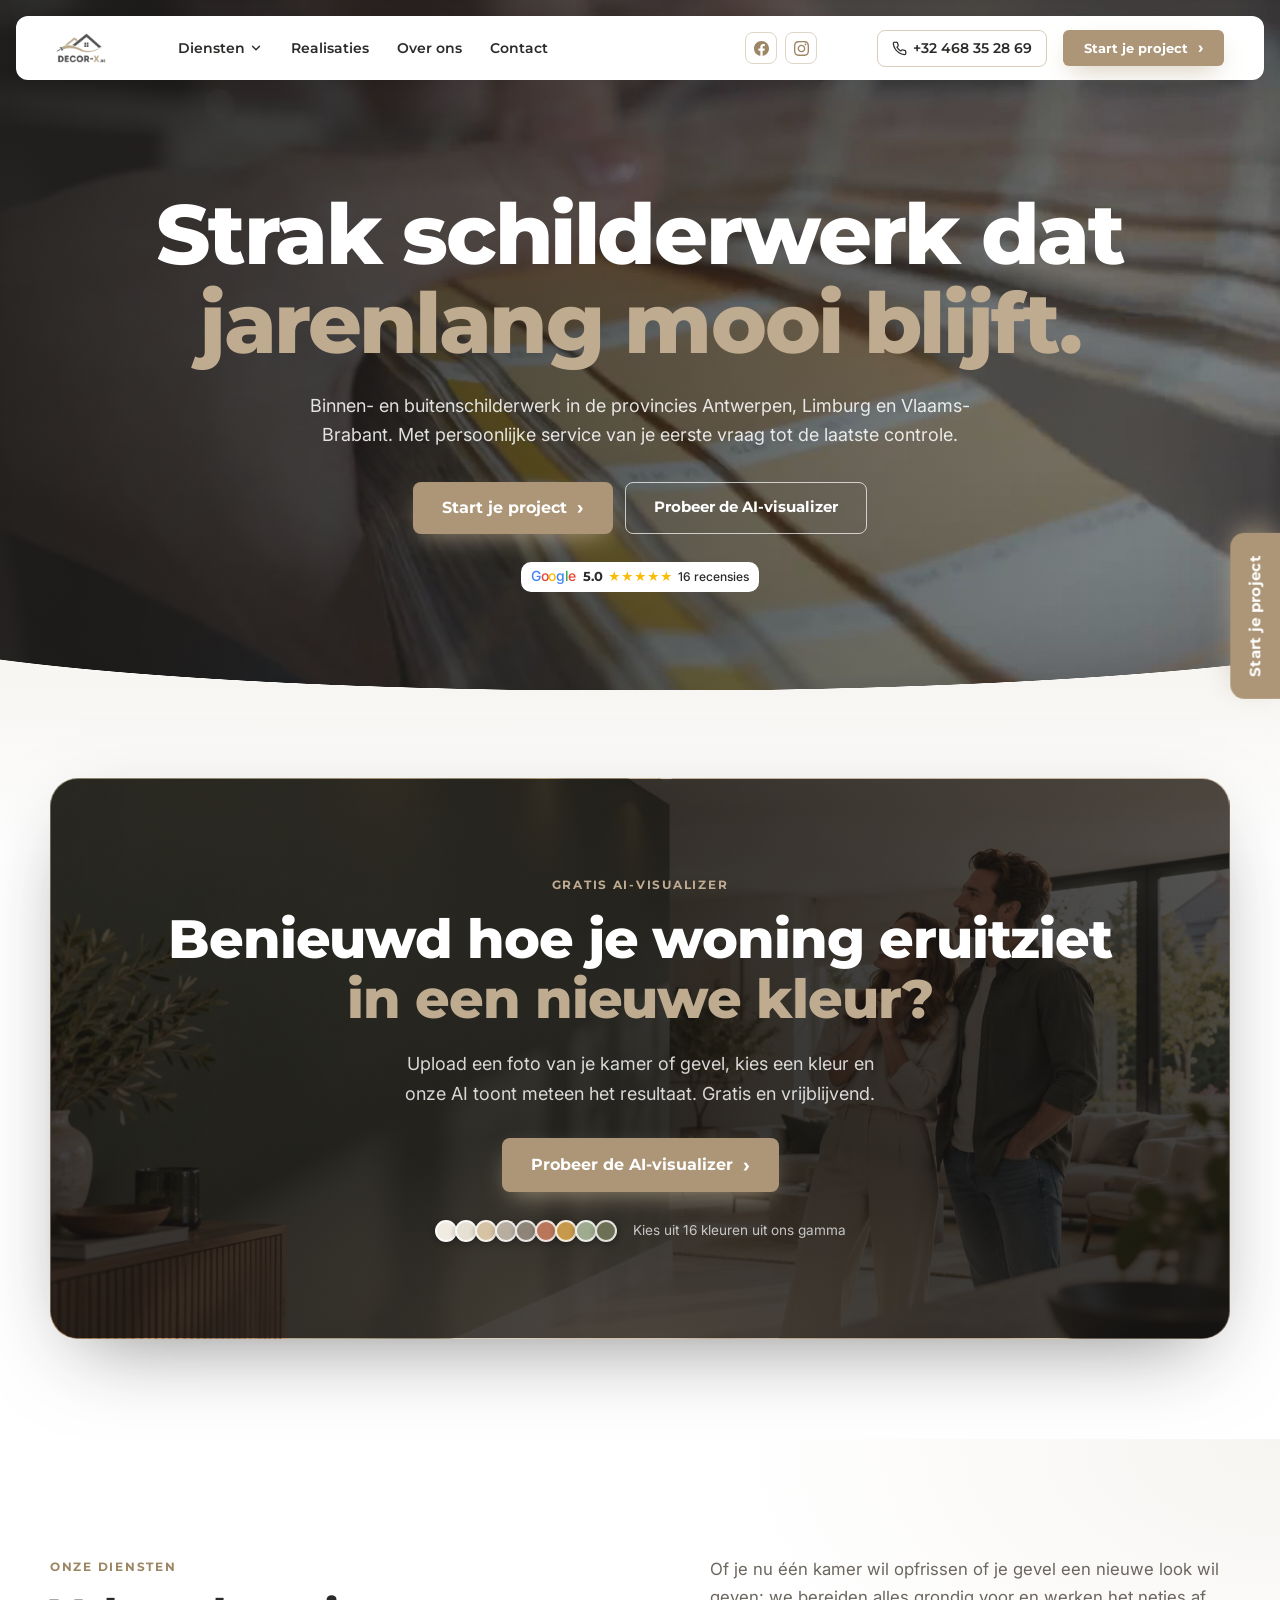
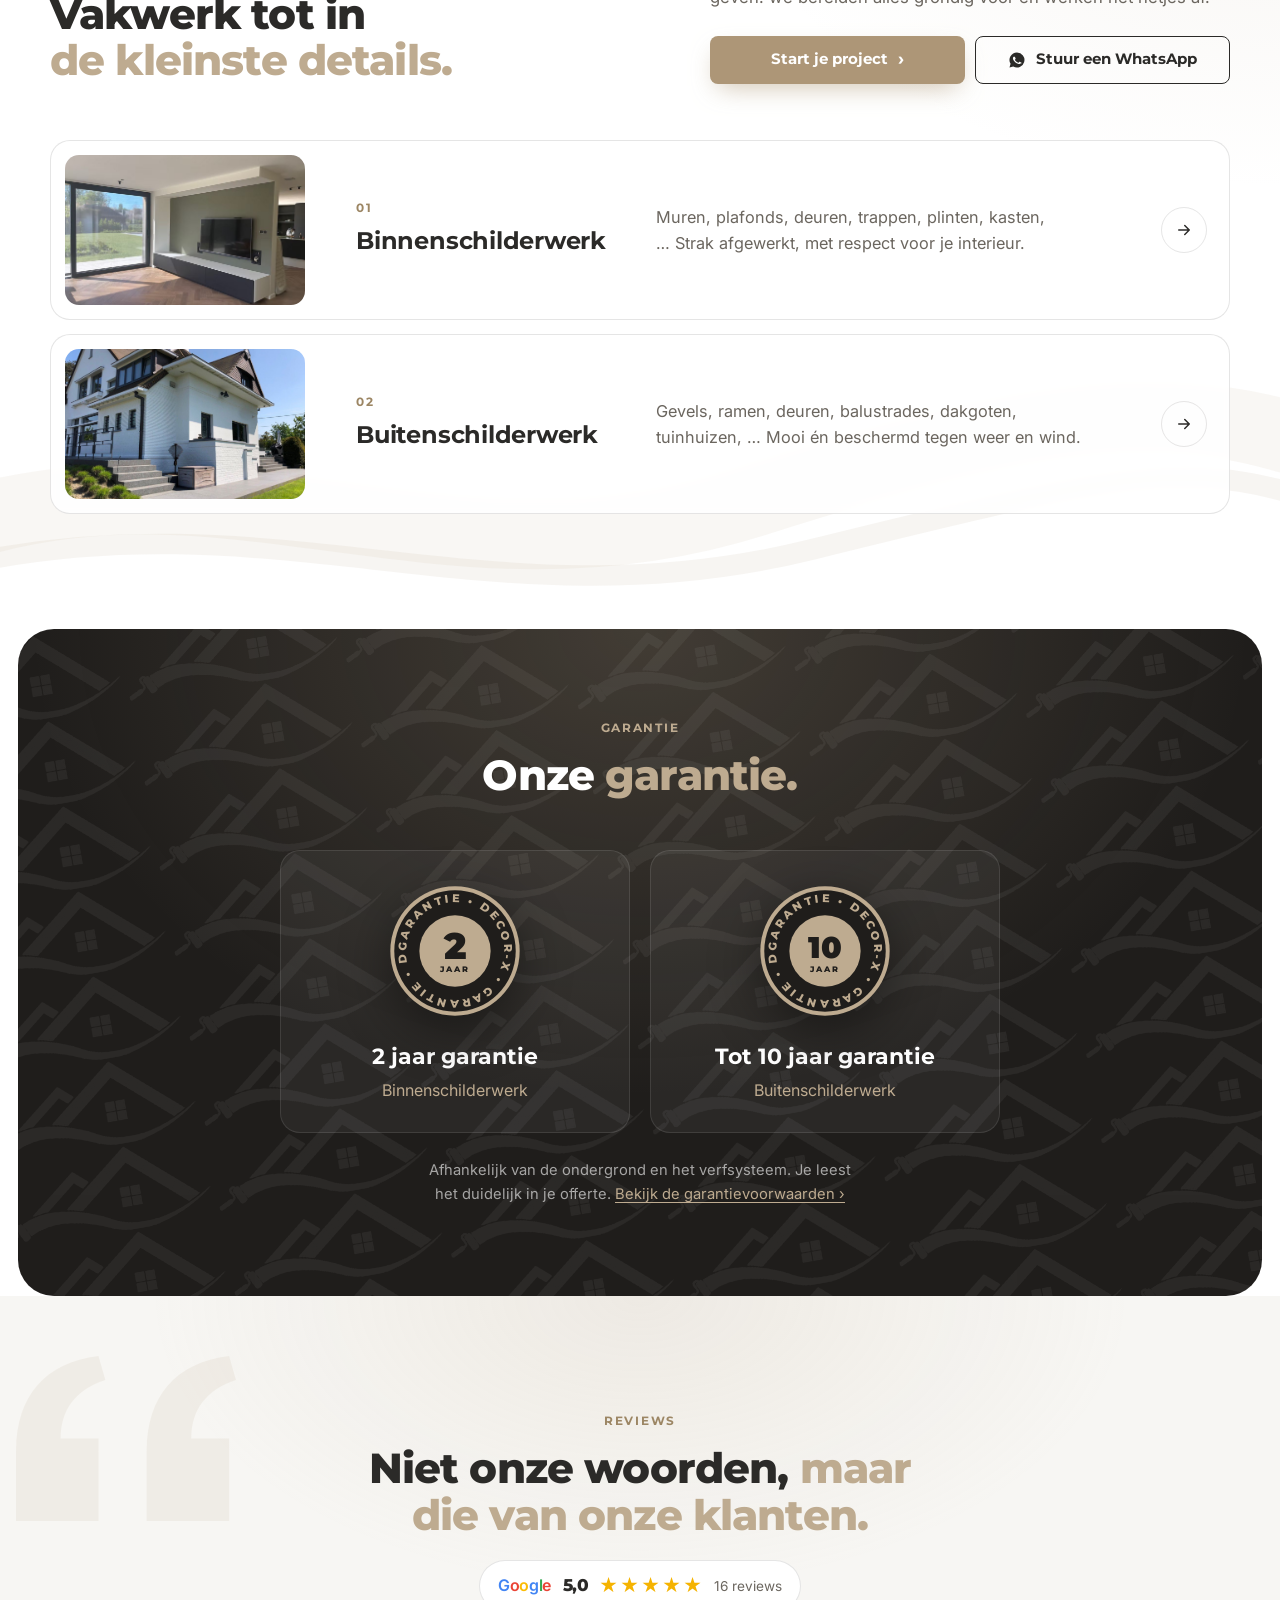
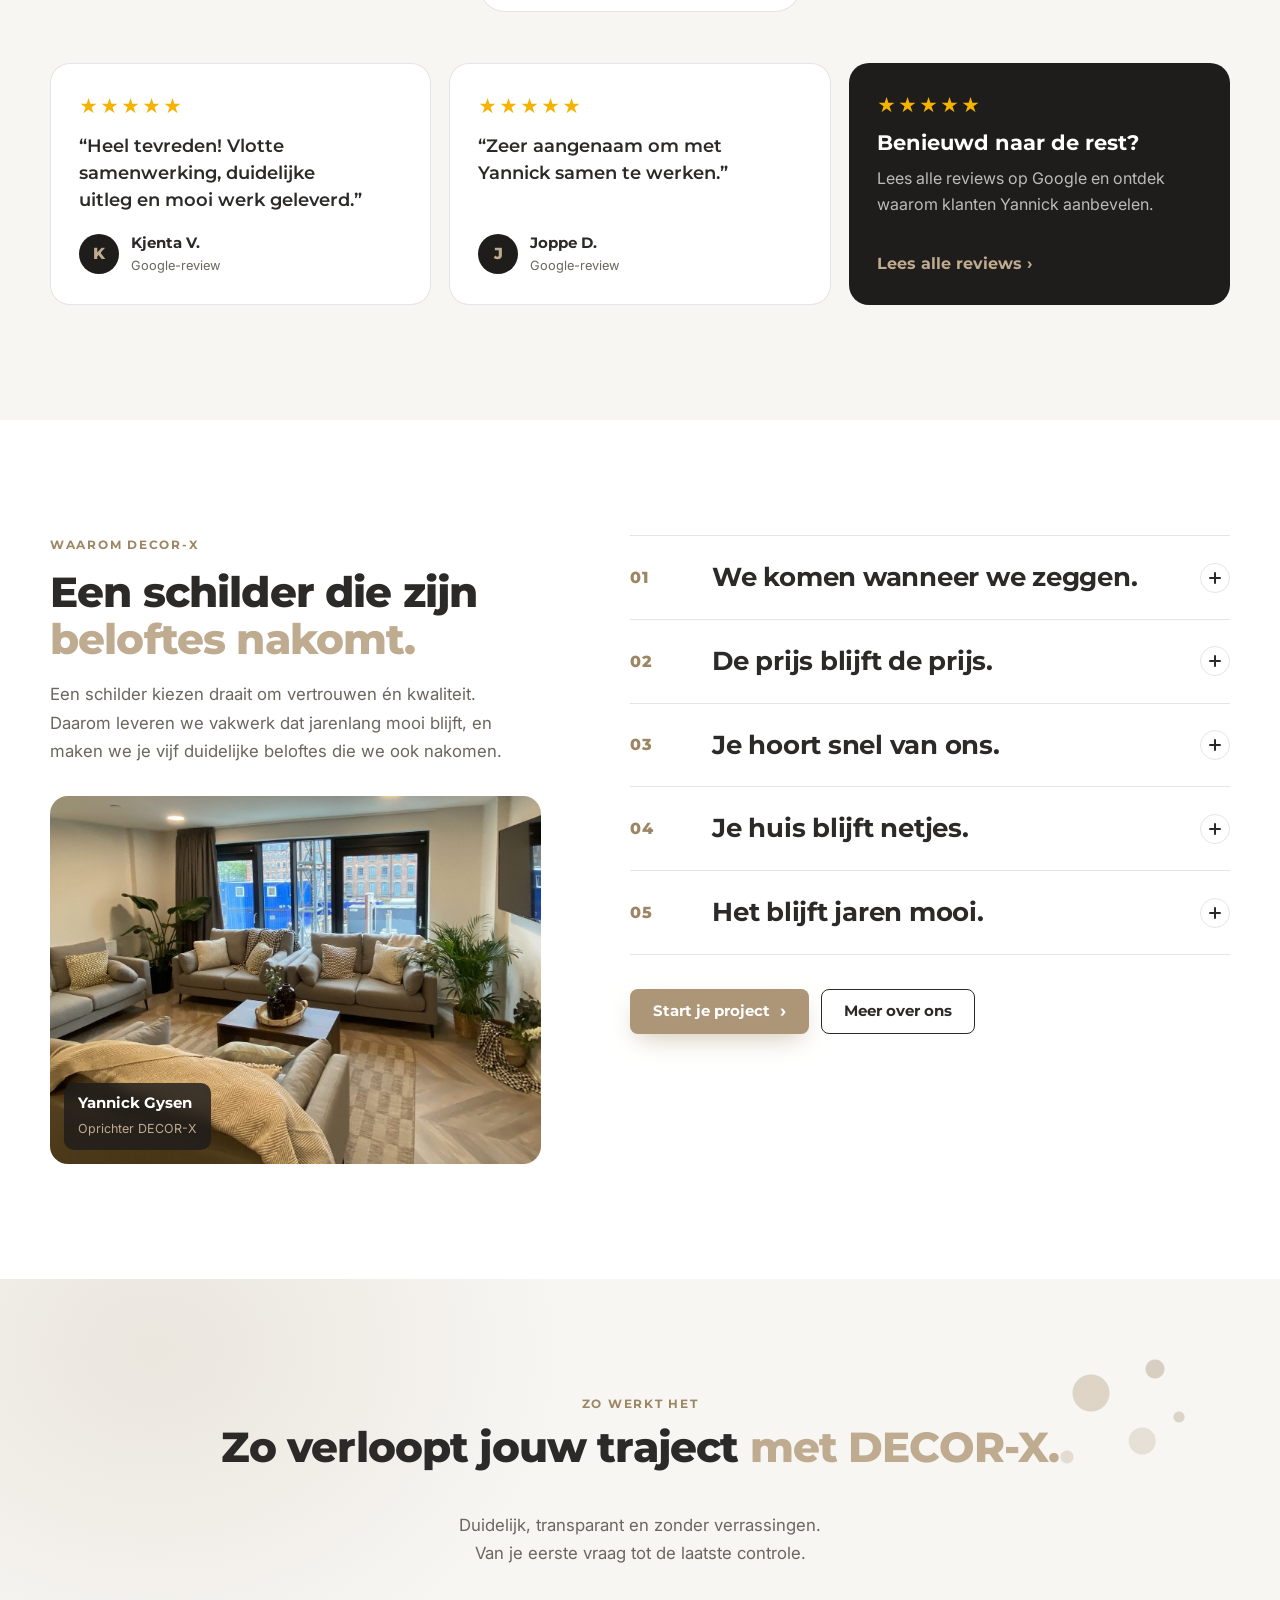
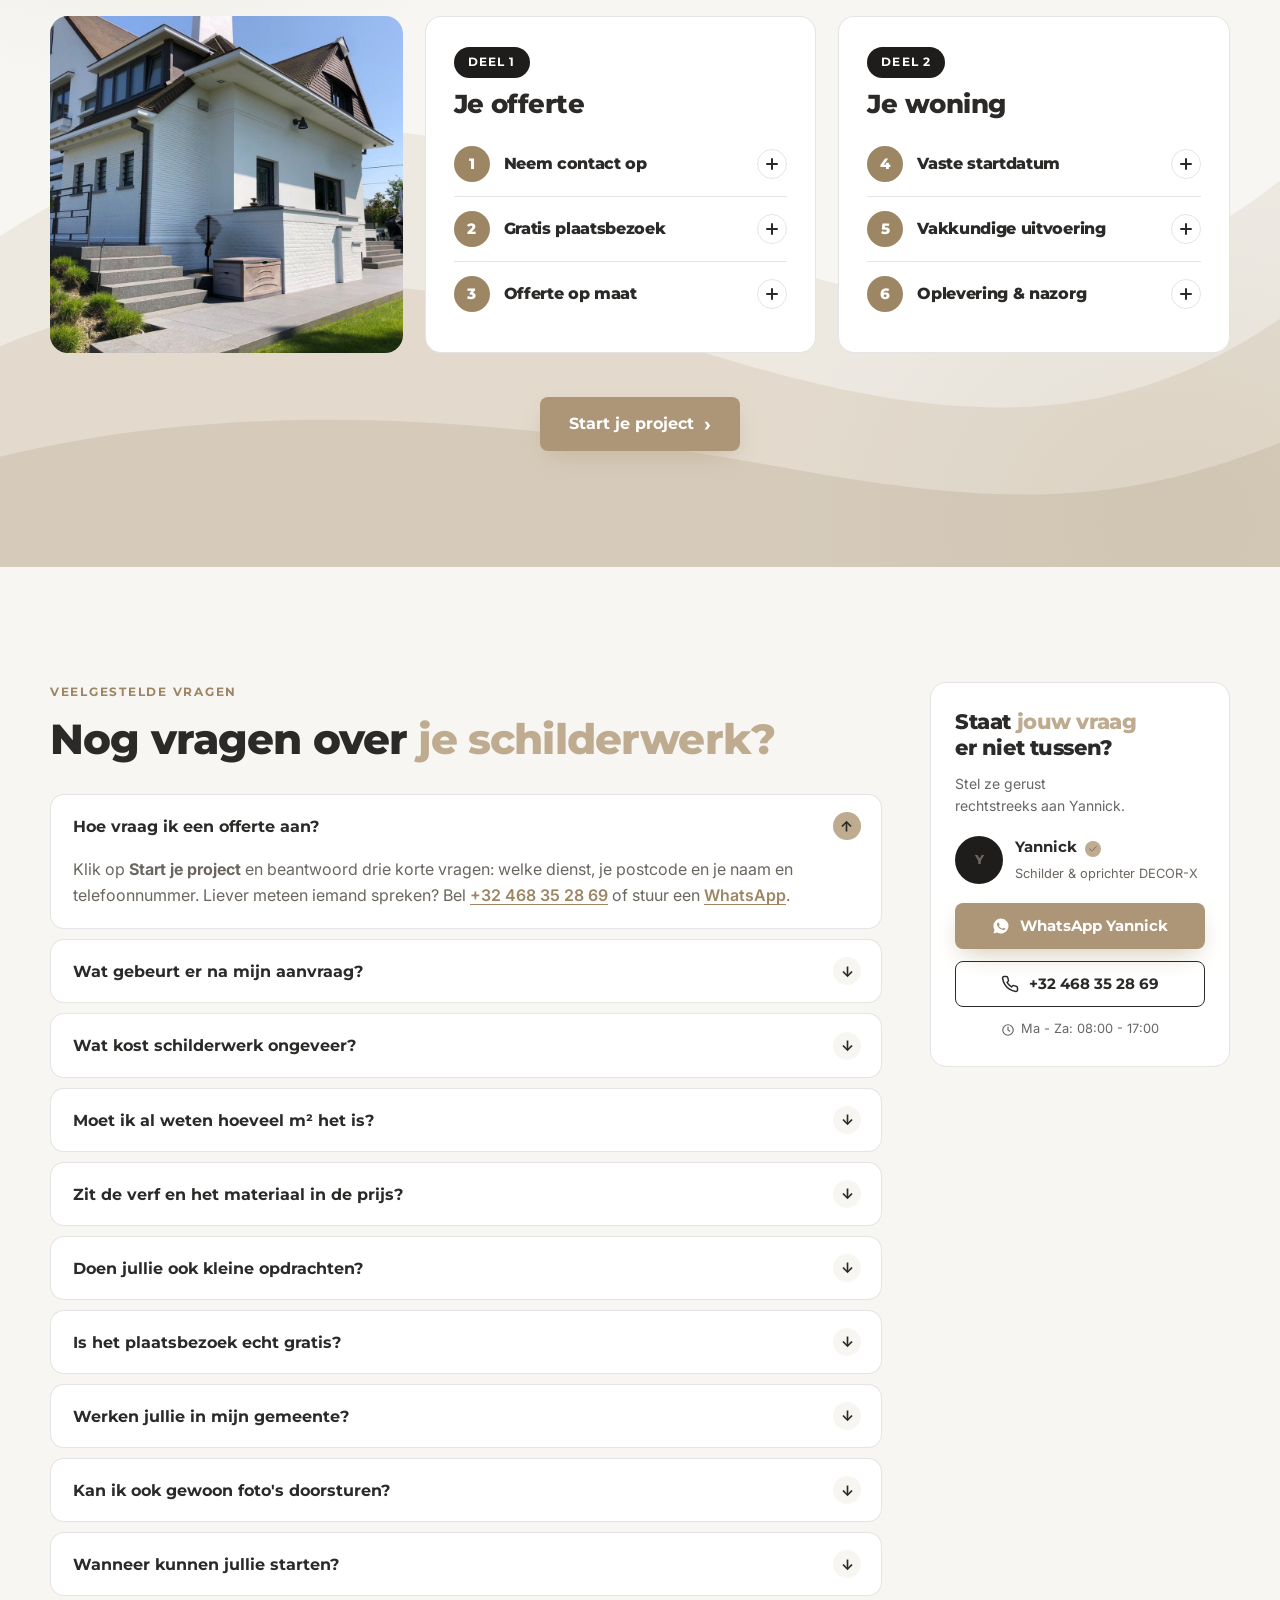
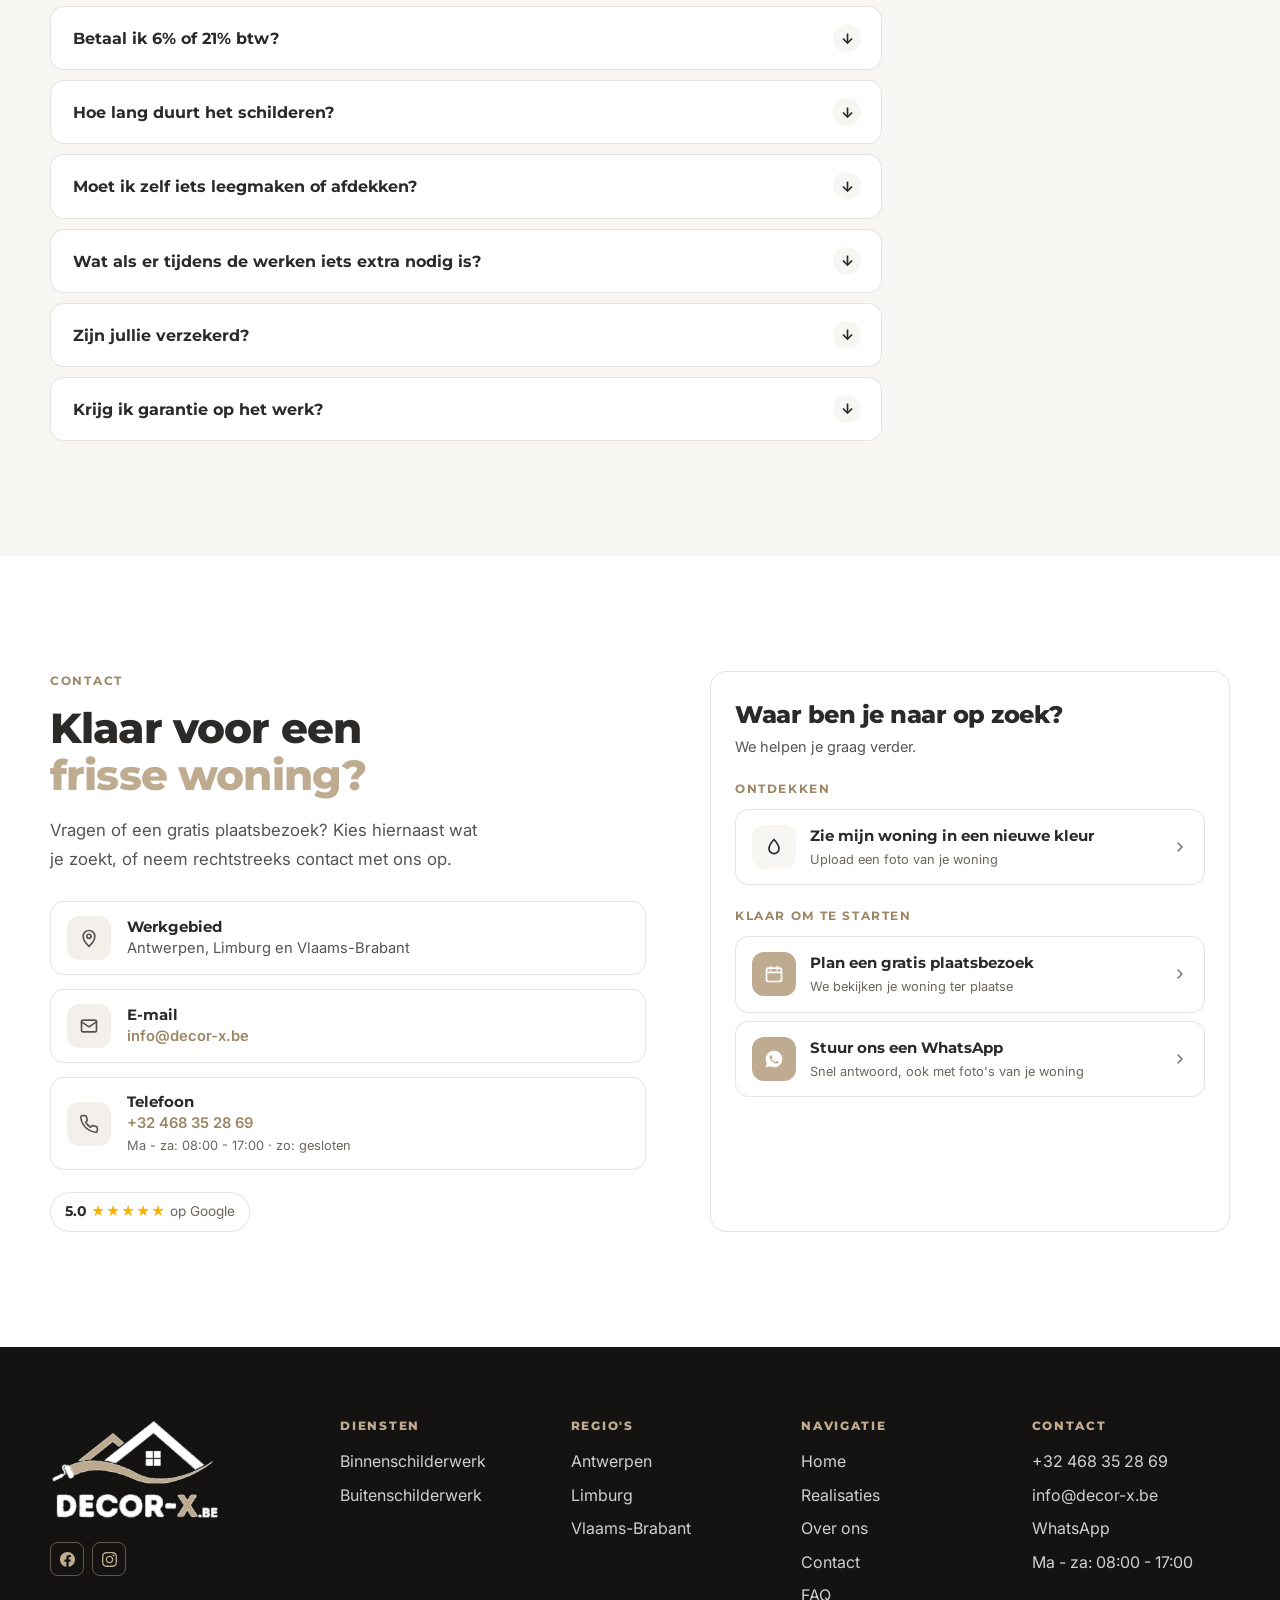
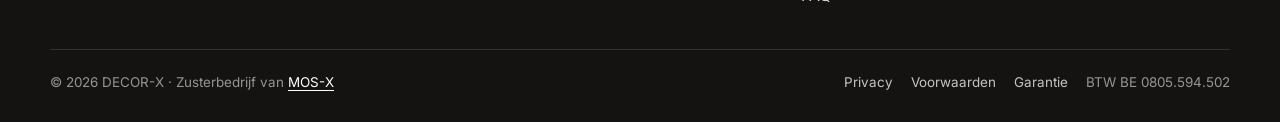
<file: index.html>
<!doctype html>
<html lang="nl-BE">
<head>
  <meta charset="utf-8">
  <meta name="viewport" content="width=device-width, initial-scale=1">
  <title>DECOR-X | Het schildersbedrijf voor binnen en buiten</title>
  <meta name="description" content="DECOR-X is het schildersbedrijf voor binnen en buiten in Antwerpen, Limburg en Vlaams-Brabant. Persoonlijke service van je eerste telefoontje tot de laatste controle. Plan een gratis plaatsbezoek.">
  <meta name="theme-color" content="#1f1d1b">
  <meta property="og:title" content="DECOR-X | Het schildersbedrijf voor binnen en buiten">
  <meta property="og:description" content="DECOR-X is het schildersbedrijf voor binnen en buiten in Antwerpen, Limburg en Vlaams-Brabant. Persoonlijke service van je eerste telefoontje tot de laatste controle. Plan een gratis plaatsbezoek.">
  <meta property="og:type" content="website">
  <meta property="og:url" content="https://gysenyannick.github.io/decor-x-website/">
  <meta property="og:locale" content="nl_BE">
  <meta property="og:image" content="https://gysenyannick.github.io/decor-x-website/hero-woonkamer.jpg">
  <link rel="canonical" href="https://gysenyannick.github.io/decor-x-website/">
  <link rel="icon" href="favicon.png">
  <link rel="preconnect" href="https://fonts.googleapis.com">
  <link rel="preconnect" href="https://fonts.gstatic.com" crossorigin>
  <link href="https://fonts.googleapis.com/css2?family=Montserrat:wght@600;700;800;900&family=Inter:wght@400;500;600&display=swap" rel="stylesheet">
  <link rel="stylesheet" href="styles.css?v=222">
  <script type="application/ld+json">{"@context": "https://schema.org", "@type": "HousePainter", "name": "DECOR-X", "url": "https://gysenyannick.github.io/decor-x-website/", "image": "https://gysenyannick.github.io/decor-x-website/hero-woonkamer.jpg", "logo": "https://gysenyannick.github.io/decor-x-website/logo.png", "telephone": "+32468352869", "email": "info@decor-x.be", "priceRange": "€€", "description": "Binnen- en buitenschilderwerk in Antwerpen, Limburg en Vlaams-Brabant.", "founder": {"@type": "Person", "name": "Yannick Gysen"}, "areaServed": [{"@type": "AdministrativeArea", "name": "Provincie Antwerpen"}, {"@type": "AdministrativeArea", "name": "Limburg"}, {"@type": "AdministrativeArea", "name": "Vlaams-Brabant"}], "openingHoursSpecification": [{"@type": "OpeningHoursSpecification", "dayOfWeek": ["Monday", "Tuesday", "Wednesday", "Thursday", "Friday", "Saturday"], "opens": "08:00", "closes": "17:00"}]}</script>
</head>
<body>
  <a class="skip" href="#main">Naar de inhoud</a>

  <!-- ============ HEADER ============ -->
  <header class="header" id="header">
    <div class="header__bar">
      <a class="header__logo" href="#top" aria-label="DECOR-X — home"><img src="logo.png" alt="DECOR-X.be" width="776" height="462"></a>
      <nav class="header__nav" id="menu" aria-label="Hoofdnavigatie">
        <div class="nav-dd">
          <a class="nav-dd__btn" href="#diensten" aria-haspopup="true">Diensten <svg viewBox="0 0 24 24" width="14" height="14" fill="none" stroke="currentColor" stroke-width="2.4" stroke-linecap="round" stroke-linejoin="round" aria-hidden="true"><path d="m6 9 6 6 6-6"/></svg></a>
          <div class="nav-dd__menu">
            <a href="schilderwerken-binnen.html">Binnenschilderwerk</a>
            <a href="schilderwerken-buiten.html">Buitenschilderwerk</a>
          </div>
        </div>
        <a href="realisaties.html">Realisaties</a>
        <a href="over-ons.html">Over ons</a>
        <a href="contact.html">Contact</a>
        <a class="btn btn--accent header__nav-cta" href="#start" data-start>Start je project</a>
      </nav>
      <div class="header__right">
        <div class="header__social">
          <!-- TODO: echte links naar Facebook en Instagram invullen -->
          <a href="#" aria-label="DECOR-X op Facebook"><svg width="15" height="15" fill="currentColor" viewBox="0 0 24 24" aria-hidden="true"><path d="M24 12.073c0-6.627-5.373-12-12-12s-12 5.373-12 12c0 5.99 4.388 10.954 10.125 11.854v-8.385H7.078v-3.47h3.047V9.43c0-3.007 1.792-4.669 4.533-4.669 1.312 0 2.686.235 2.686.235v2.953H15.83c-1.491 0-1.956.925-1.956 1.874v2.25h3.328l-.532 3.47h-2.796v8.385C19.612 23.027 24 18.062 24 12.073z"/></svg></a>
          <a href="#" aria-label="DECOR-X op Instagram"><svg width="15" height="15" fill="currentColor" viewBox="0 0 24 24" aria-hidden="true"><path d="M12 2.163c3.204 0 3.584.012 4.85.07 3.252.148 4.771 1.691 4.919 4.919.058 1.265.069 1.645.069 4.849 0 3.205-.012 3.584-.069 4.849-.149 3.225-1.664 4.771-4.919 4.919-1.266.058-1.644.07-4.85.07-3.204 0-3.584-.012-4.849-.07-3.26-.149-4.771-1.699-4.919-4.92-.058-1.265-.07-1.644-.07-4.849 0-3.204.013-3.583.07-4.849.149-3.227 1.664-4.771 4.919-4.919 1.266-.057 1.645-.069 4.849-.069zm0-2.163c-3.259 0-3.667.014-4.947.072-4.358.2-6.78 2.618-6.98 6.98-.059 1.281-.073 1.689-.073 4.948 0 3.259.014 3.668.072 4.948.2 4.358 2.618 6.78 6.98 6.98 1.281.058 1.689.072 4.948.072 3.259 0 3.668-.014 4.948-.072 4.354-.2 6.782-2.618 6.979-6.98.059-1.28.073-1.689.073-4.948 0-3.259-.014-3.667-.072-4.947-.196-4.354-2.617-6.78-6.979-6.98-1.281-.059-1.69-.073-4.949-.073zm0 5.838c-3.403 0-6.162 2.759-6.162 6.162s2.759 6.163 6.162 6.163 6.162-2.759 6.162-6.163c0-3.403-2.759-6.162-6.162-6.162zm0 10.162c-2.209 0-4-1.79-4-4 0-2.209 1.791-4 4-4s4 1.791 4 4c0 2.21-1.791 4-4 4zm6.406-11.845c-.796 0-1.441.645-1.441 1.44s.645 1.44 1.441 1.44c.795 0 1.439-.645 1.439-1.44s-.644-1.44-1.439-1.44z"/></svg></a>
        </div>
        <a class="header__tel" href="tel:+32468352869"><svg viewBox="0 0 24 24" width="17" height="17" fill="none" stroke="currentColor" stroke-width="2" stroke-linecap="round" stroke-linejoin="round" aria-hidden="true"><path d="M22 16.9v3a2 2 0 0 1-2.2 2 19.8 19.8 0 0 1-8.6-3.1 19.5 19.5 0 0 1-6-6A19.8 19.8 0 0 1 2.1 4.2 2 2 0 0 1 4.1 2h3a2 2 0 0 1 2 1.7c.1 1 .4 1.9.7 2.8a2 2 0 0 1-.5 2.1L8 9.9a16 16 0 0 0 6 6l1.3-1.3a2 2 0 0 1 2.1-.4c.9.3 1.8.6 2.8.7a2 2 0 0 1 1.7 2z"/></svg>+32 468 35 28 69</a>
        <a class="btn btn--accent btn--sm" href="#start" data-start>Start je project <span aria-hidden="true">›</span></a>
        <button class="burger" id="burger" type="button" aria-label="Menu openen" aria-expanded="false" aria-controls="menu"><span></span><span></span><span></span></button>
      </div>
    </div>
  </header>

  <main id="main">
    <!-- ============ HERO ============ -->
    <section class="hero hero--center" id="top">
      <div class="hero__photo" aria-hidden="true"><video class="hero__video" id="hero-video" muted loop playsinline preload="metadata" poster="hero-video-poster.jpg?v=4" data-src="hero-video.mp4?v=4" data-src-mobiel="hero-video-mobiel.mp4?v=4" data-poster-mobiel="hero-video-poster-mobiel.jpg?v=4"></video></div>
      <div class="wrap hero__in">
        <h1>Strak schilderwerk dat<br> <span class="hl">jarenlang mooi blijft.</span></h1>
        <p class="hero__lead">Binnen- en buitenschilderwerk in de provincies Antwerpen, Limburg en Vlaams-Brabant. Met persoonlijke service van je eerste vraag tot de laatste controle.</p>
        <div class="hero__cta">
          <a class="btn btn--accent btn--lg" href="#start" data-start>Start je project <span aria-hidden="true">›</span></a>
          <a class="btn btn--ghost btn--lg" href="#visualizer" data-open-viz>Probeer de AI-visualizer</a>
        </div>
        <div class="proof">
          <a class="proof__g" href="https://www.google.com/search?q=MOS-X+%7C+Dakontmossing+%26+Coating+Reviews" target="_blank" rel="noopener" aria-label="5.0 op 5 uit 16 Google-recensies">
            <span class="gword" aria-hidden="true"><i>G</i><i>o</i><i>o</i><i>g</i><i>l</i><i>e</i></span>
            <b>5.0</b> <span class="stars" aria-hidden="true">★★★★★</span> <span>16 recensies</span>
          </a>
        </div>
      </div>
    </section>

    <!-- ============ AI-VISUALIZER ============ -->
    <section class="dkb-buiten" id="ai">
      <div class="dkb reveal">
        <p class="eyebrow eyebrow--accent">Gratis AI-visualizer</p>
        <h2>Benieuwd hoe je woning eruitziet<br> <span class="hl">in een nieuwe kleur?</span></h2>
        <p class="dkb__lead">Upload een foto van je kamer of gevel, kies een kleur en onze AI toont meteen het resultaat. Gratis en vrijblijvend.</p>
        <button class="btn btn--accent btn--lg" type="button" data-open-viz>Probeer de AI-visualizer <span aria-hidden="true">›</span></button>
        <div class="dkb__dots" aria-hidden="true"><i style="--c:#f1ece2"></i><i style="--c:#e6e0d2"></i><i style="--c:#d6c3a3"></i><i style="--c:#b7ae9f"></i><i style="--c:#8f8478"></i><i style="--c:#b9765a"></i><i style="--c:#c79a4b"></i><i style="--c:#9fab8f"></i><i style="--c:#6d7055"></i><span>Kies uit 16 kleuren uit ons gamma</span></div>
      </div>
    </section>


    <!-- ============ DIENSTEN ============ -->
    <section class="svl" id="diensten">
      <svg class="svl-bg" viewBox="0 0 1200 600" preserveAspectRatio="none" aria-hidden="true">
        <path d="M-40 470 C 220 360, 420 560, 700 440 S 1100 300, 1260 380" fill="none" stroke="#beab90" stroke-width="90" stroke-linecap="round" opacity=".10"/>
        <path d="M-40 520 C 260 430, 460 600, 760 500 S 1120 380, 1260 450" fill="none" stroke="#beab90" stroke-width="26" stroke-linecap="round" opacity=".12"/>
      </svg>
      <div class="wrap">
        <div class="svl__head">
          <div>
            <p class="eyebrow reveal">Onze diensten</p>
            <h2 class="reveal">Vakwerk tot in<br> <span class="hl">de kleinste details.</span></h2>
          </div>
          <div class="svl__side">
            <p class="reveal">Of je nu één kamer wil opfrissen of je gevel een nieuwe look wil geven: we bereiden alles grondig voor en werken het netjes af.</p>
            <div class="svl__cta reveal">
              <a class="btn btn--accent" href="#start" data-start>Start je project <span aria-hidden="true">›</span></a>
              <a class="btn btn--line" href="https://wa.me/32468352869" target="_blank" rel="noopener"><svg viewBox="0 0 24 24" width="18" height="18" fill="currentColor" aria-hidden="true"><path d="M12 2a10 10 0 0 0-8.6 15.1L2 22l5-1.3A10 10 0 1 0 12 2zm5.3 14.1c-.2.6-1.3 1.2-1.8 1.3-.5.1-1 .1-3.2-.7-2.7-1.1-4.4-3.8-4.6-4-.1-.2-1.1-1.4-1.1-2.7s.7-1.9.9-2.2c.2-.3.5-.3.7-.3h.5c.2 0 .4 0 .6.5l.8 2c.1.2.1.4 0 .5l-.3.5-.4.4c-.1.1-.3.3-.1.6.2.3.8 1.3 1.7 2.1 1.2 1 2.1 1.3 2.4 1.5.3.1.5.1.6-.1l.9-1c.2-.3.4-.2.6-.1l1.9.9c.3.1.5.2.5.3.1.1.1.7-.1 1.3z"/></svg> Stuur een WhatsApp</a>
            </div>
          </div>
        </div>
        <ul class="svl__list">
          <li><a class="svl__row reveal" href="schilderwerken-binnen.html">
            <span class="svl__img"><img src="realisatie-woonkamer.jpg" alt="" loading="lazy" style="object-position:50% 45%"></span>
            <span class="svl__txt"><small>01</small><b>Binnenschilderwerk</b><span>Muren, plafonds, deuren, trappen, plinten, kasten, … Strak afgewerkt, met respect voor je interieur.</span></span>
            <span class="svl__go"><svg viewBox="0 0 24 24" width="18" height="18" fill="none" stroke="currentColor" stroke-width="2" stroke-linecap="round" stroke-linejoin="round" aria-hidden="true"><path d="M5 12h14M13 6l6 6-6 6"/></svg></span>
          </a></li>
          <li><a class="svl__row reveal" href="schilderwerken-buiten.html">
            <span class="svl__img"><img src="dienst-buiten.jpg" alt="" loading="lazy" style="object-position:50% 40%"></span>
            <span class="svl__txt"><small>02</small><b>Buitenschilderwerk</b><span>Gevels, ramen, deuren, balustrades, dakgoten, tuinhuizen, … Mooi én beschermd tegen weer en wind.</span></span>
            <span class="svl__go"><svg viewBox="0 0 24 24" width="18" height="18" fill="none" stroke="currentColor" stroke-width="2" stroke-linecap="round" stroke-linejoin="round" aria-hidden="true"><path d="M5 12h14M13 6l6 6-6 6"/></svg></span>
          </a></li>
        </ul>
      </div>
    </section>

    <!-- ============ GARANTIE ============ -->
    <section class="wr" id="garantie">
      <div class="wr__in">
        <div class="wr__head">
          <p class="eyebrow eyebrow--accent reveal">Garantie</p>
          <h2 class="reveal">Onze <span class="hl">garantie.</span></h2>
        </div>
        <div class="wr__cards">
          <div class="wr__card reveal">
            <svg class="wr__seal" viewBox="0 0 200 200" aria-hidden="true">
              <defs><path id="wr-a" d="M100 100m-74 0a74 74 0 1 1 148 0a74 74 0 1 1-148 0"/></defs>
              <circle cx="100" cy="100" r="98" fill="#beab90"/>
              <circle cx="100" cy="100" r="92" fill="#1f1d1b"/>
              <text font-family="Montserrat, sans-serif" font-weight="800" font-size="17" letter-spacing="4.2" fill="#beab90"><textPath href="#wr-a">GARANTIE • DECOR-X • GARANTIE • DECOR-X •</textPath></text>
              <circle cx="100" cy="100" r="54" fill="#beab90"/>
              <text x="100" y="112" text-anchor="middle" font-family="Montserrat, sans-serif" font-weight="900" font-size="56" fill="#1f1d1b">2</text>
              <text x="100" y="132" text-anchor="middle" font-family="Montserrat, sans-serif" font-weight="800" font-size="12" letter-spacing="3" fill="#1f1d1b">JAAR</text>
            </svg>
            <b>2 jaar garantie</b>
            <span>Binnenschilderwerk</span>
          </div>
          <div class="wr__card reveal">
            <svg class="wr__seal" viewBox="0 0 200 200" aria-hidden="true">
              <defs><path id="wr-b" d="M100 100m-74 0a74 74 0 1 1 148 0a74 74 0 1 1-148 0"/></defs>
              <circle cx="100" cy="100" r="98" fill="#beab90"/>
              <circle cx="100" cy="100" r="92" fill="#1f1d1b"/>
              <text font-family="Montserrat, sans-serif" font-weight="800" font-size="17" letter-spacing="4.2" fill="#beab90"><textPath href="#wr-b">GARANTIE • DECOR-X • GARANTIE • DECOR-X •</textPath></text>
              <circle cx="100" cy="100" r="54" fill="#beab90"/>
              <text x="100" y="110" text-anchor="middle" font-family="Montserrat, sans-serif" font-weight="900" font-size="46" fill="#1f1d1b">10</text>
              <text x="100" y="132" text-anchor="middle" font-family="Montserrat, sans-serif" font-weight="800" font-size="12" letter-spacing="3" fill="#1f1d1b">JAAR</text>
            </svg>
            <b>Tot 10 jaar garantie</b>
            <span>Buitenschilderwerk</span>
          </div>
        </div>
        <p class="wr__note reveal">Afhankelijk van de ondergrond en het verfsysteem. Je leest het duidelijk in je offerte. <a href="garantie.html">Bekijk de garantievoorwaarden ›</a></p>
      </div>
    </section>

    <!-- ============ REVIEWS ============ -->
    <section class="rv" id="reviews">
      <svg class="rv-quote" viewBox="0 0 64 48" aria-hidden="true"><path d="M0 48V28C0 12 8 2 24 0l2 7C17 10 13 16 13 24h11v24zm38 0V28c0-16 8-26 24-28l2 7c-9 3-13 9-13 17h11v24z" fill="currentColor"/></svg>
      <div class="wrap">
        <div class="rv__head">
          <p class="eyebrow reveal">Reviews</p>
          <h2 class="reveal">Niet onze woorden, <span class="hl">maar die van onze klanten.</span></h2>
          <a class="rv__score reveal" href="https://www.google.com/search?q=MOS-X+%7C+Dakontmossing+%26+Coating+Reviews" target="_blank" rel="noopener">
            <span class="gword" aria-hidden="true"><i>G</i><i>o</i><i>o</i><i>g</i><i>l</i><i>e</i></span>
            <b>5,0</b><span class="rv__stars" aria-hidden="true">★★★★★</span><small>16 reviews</small>
          </a>
        </div>
        <div class="rv__list">
          <figure class="rv__card reveal">
            <span class="rv__stars" aria-label="5 op 5 sterren">★★★★★</span>
            <blockquote>“Heel tevreden! Vlotte samenwerking, duidelijke uitleg en mooi werk geleverd.”</blockquote>
            <figcaption><span class="rv__av" aria-hidden="true">K</span><span><b>Kjenta V.</b><small>Google-review</small></span></figcaption>
          </figure>
          <figure class="rv__card reveal">
            <span class="rv__stars" aria-label="5 op 5 sterren">★★★★★</span>
            <blockquote>“Zeer aangenaam om met Yannick samen te werken.”</blockquote>
            <figcaption><span class="rv__av" aria-hidden="true">J</span><span><b>Joppe D.</b><small>Google-review</small></span></figcaption>
          </figure>
          <a class="rv__more reveal" href="https://www.google.com/search?q=MOS-X+%7C+Dakontmossing+%26+Coating+Reviews" target="_blank" rel="noopener">
            <span class="rv__stars" aria-hidden="true">★★★★★</span>
            <b>Benieuwd naar de rest?</b>
            <span>Lees alle reviews op Google en ontdek waarom klanten Yannick aanbevelen.</span>
            <span class="rv__more-go">Lees alle reviews <span aria-hidden="true">›</span></span>
          </a>
        </div>
      </div>
    </section>

    <!-- ============ WAAROM DECOR-X ============ -->
    <section class="wy" id="over-ons">
      <div class="wrap wy__grid">
        <div class="wy__side">
          <p class="eyebrow reveal">Waarom <span class="nw">DECOR-X</span></p>
          <h2 class="reveal">Een schilder die zijn<br> <span class="hl">beloftes nakomt.</span></h2>
          <p class="reveal">Een schilder kiezen draait om vertrouwen én kwaliteit. Daarom leveren we vakwerk dat jarenlang mooi blijft, en maken we je vijf duidelijke beloftes die we ook nakomen.</p>
          <figure class="wy__photo reveal">
            <!-- Foto volgt: vervang deze afbeelding door <img src="yannick.jpg" alt="Yannick Gysen"> -->
            <img src="hero-woonkamer.jpg" alt="Strak geschilderde leefruimte" loading="lazy">
            <figcaption><b>Yannick Gysen</b><span>Oprichter <span class="nw">DECOR-X</span></span></figcaption>
          </figure>
        </div>
        <div class="wy__main">
          <ol class="wy__list">
          <li class="reveal"><details><summary><span class="wy__nr">01</span><b>We komen wanneer we zeggen.</b><span class="acc-plus" aria-hidden="true"></span></summary><p>Je krijgt een vaste startdatum en we houden je op de hoogte. Geen dagen wachten op een schilder die niet opdaagt.</p></details></li>
          <li class="reveal"><details><summary><span class="wy__nr">02</span><b>De prijs blijft de prijs.</b><span class="acc-plus" aria-hidden="true"></span></summary><p>Na het plaatsbezoek krijg je een vaste prijs, zwart op wit. Meerwerk doen we enkel na jouw akkoord.</p></details></li>
          <li class="reveal"><details><summary><span class="wy__nr">03</span><b>Je hoort snel van ons.</b><span class="acc-plus" aria-hidden="true"></span></summary><p>Een slim, geautomatiseerd systeem volgt elke aanvraag en offerte op. Je hoeft nooit achter ons aan te bellen.</p></details></li>
          <li class="reveal"><details><summary><span class="wy__nr">04</span><b>Je huis blijft netjes.</b><span class="acc-plus" aria-hidden="true"></span></summary><p>We dekken alles af en ruimen elke dag op. Je leeft gewoon verder terwijl wij schilderen.</p></details></li>
          <li class="reveal"><details><summary><span class="wy__nr">05</span><b>Het blijft jaren mooi.</b><span class="acc-plus" aria-hidden="true"></span></summary><p>Een grondige voorbereiding en enkel premium verf. Daarom durven we er garantie op te geven.</p></details></li>
          </ol>
          <div class="wy__cta reveal">
            <a class="btn btn--accent" href="#start" data-start>Start je project <span aria-hidden="true">›</span></a>
            <a class="btn btn--line" href="over-ons.html">Meer over ons</a>
          </div>
        </div>
      </div>
    </section>


    <!-- ============ TRAJECT ============ -->
    <section class="proc-section">
      <div class="wrap">
        <p class="eyebrow eyebrow--center reveal">Zo werkt het</p>
        <h2 class="sec-title reveal">Zo verloopt jouw traject <span class="hl">met <span class="nw">DECOR-X.</span></span></h2>
        <p class="sec-sub reveal">Duidelijk, transparant en zonder verrassingen. Van je eerste vraag tot de laatste controle.</p>
        <div class="proc">
          <figure class="proc__photo reveal"><img src="dienst-buiten.jpg" alt="Gevel van een woning na het schilderwerk" loading="lazy"></figure>
          <div class="proc__card reveal">
            <span class="proc__tag">Deel 1</span>
            <h3>Je offerte</h3>
            <ol class="proc__list">
              <li><details><summary><span class="proc__nr">1</span><h4>Neem contact op</h4><span class="acc-plus" aria-hidden="true"></span></summary><p>Via Start je project, WhatsApp of telefoon. We reageren snel.</p></details></li>
              <li><details><summary><span class="proc__nr">2</span><h4>Gratis plaatsbezoek</h4><span class="acc-plus" aria-hidden="true"></span></summary><p>We bekijken je woning, luisteren naar je wensen en geven gratis kleuradvies.</p></details></li>
              <li><details><summary><span class="proc__nr">3</span><h4>Offerte op maat</h4><span class="acc-plus" aria-hidden="true"></span></summary><p>Een duidelijke offerte met een vaste prijs, afgestemd op jouw woning.</p></details></li>
            </ol>
          </div>
          <div class="proc__card reveal">
            <span class="proc__tag">Deel 2</span>
            <h3>Je woning</h3>
            <ol class="proc__list">
              <li><details><summary><span class="proc__nr">4</span><h4>Vaste startdatum</h4><span class="acc-plus" aria-hidden="true"></span></summary><p>Na je akkoord plannen we een vaste startdatum en houden we je op de hoogte.</p></details></li>
              <li><details><summary><span class="proc__nr">5</span><h4>Vakkundige uitvoering</h4><span class="acc-plus" aria-hidden="true"></span></summary><p>We beschermen je woning, bereiden alles grondig voor en schilderen met premium verf.</p></details></li>
              <li><details><summary><span class="proc__nr">6</span><h4>Oplevering &amp; nazorg</h4><span class="acc-plus" aria-hidden="true"></span></summary><p>We lopen alles samen met je na en blijven ook daarna bereikbaar.</p></details></li>
            </ol>
          </div>
        </div>
        <div class="proc__cta reveal"><a class="btn btn--accent btn--lg" href="#start" data-start>Start je project <span aria-hidden="true">›</span></a></div>
      </div>
    </section>


    <!-- ============ FAQ ============ -->
    <section class="faq mx-faq" id="faq">
      <div class="wrap mx-faq__grid">
        <div>
          <p class="eyebrow reveal">Veelgestelde vragen</p>
          <h2 class="reveal">Nog vragen over <span class="hl">je schilderwerk?</span></h2>
          <div class="faq__list mx-faq__list reveal">
          <details open><summary>Hoe vraag ik een offerte aan?</summary><p>Klik op <b>Start je project</b> en beantwoord drie korte vragen: welke dienst, je postcode en je naam en telefoonnummer. Liever meteen iemand spreken? Bel <a href="tel:+32468352869">+32 468 35 28 69</a> of stuur een <a href="https://wa.me/32468352869" target="_blank" rel="noopener">WhatsApp</a>.</p></details>
          <details><summary>Wat gebeurt er na mijn aanvraag?</summary><p>We nemen binnen 1 werkdag contact met je op om een moment te kiezen. Daarna komen we gratis bij je langs, bekijken we alles en geven we eerlijk advies. Je krijgt vervolgens een duidelijke offerte met een vaste prijs. Pas als jij akkoord gaat, plannen we de werken in.</p></details>
          <details><summary>Wat kost schilderwerk ongeveer?</summary><p>Dat hangt af van de oppervlakte, de staat van de ondergrond en de afwerking die je wil. Daarom komen we altijd eerst gratis langs. Daarna krijg je een duidelijke offerte met een vaste prijs.</p></details>
          <details><summary>Moet ik al weten hoeveel m² het is?</summary><p>Nee. Je hoeft niets op te meten of te weten welke ondergrond je hebt. Dat bekijken en meten we zelf tijdens het gratis plaatsbezoek.</p></details>
          <details><summary>Zit de verf en het materiaal in de prijs?</summary><p>Ja. Verf, materiaal en voorbereiding zitten altijd in je offerte. Je krijgt één vaste prijs. Meerwerk doen we enkel na jouw akkoord.</p></details>
          <details><summary>Doen jullie ook kleine opdrachten?</summary><p>Ja. Of het nu om één deur, één kamer of je volledige woning gaat: elke opdracht krijgt dezelfde zorg.</p></details>
          <details><summary>Is het plaatsbezoek echt gratis?</summary><p>Ja. Het plaatsbezoek, het advies en de offerte zijn gratis en vrijblijvend. Je zit nergens aan vast.</p></details>
          <details><summary>Werken jullie in mijn gemeente?</summary><p>We werken in de provincies Antwerpen, Limburg en Vlaams-Brabant. Twijfel je? Vul je postcode in bij <b>Start je project</b>, dan zie je het meteen.</p></details>
          <details><summary>Kan ik ook gewoon foto's doorsturen?</summary><p>Zeker. Stuur een paar foto's van je muren of gevel via <a href="https://wa.me/32468352869" target="_blank" rel="noopener">WhatsApp</a>. Dan kunnen we je al een eerste idee geven. Voor een vaste prijs komen we wel altijd even langs.</p></details>
          <details><summary>Wanneer kunnen jullie starten?</summary><p>Dat hangt af van de planning en het seizoen. Bij het plaatsbezoek spreken we een concrete startdatum af, en die houden we ook.</p></details>
          <details><summary>Betaal ik 6% of 21% btw?</summary><p>Is je woning ouder dan 10 jaar en woon je er zelf, dan geldt meestal het verlaagde tarief van 6%. Voor nieuwere woningen is dat 21%. We zetten het juiste tarief duidelijk op je offerte.</p></details>
          <details><summary>Hoe lang duurt het schilderen?</summary><p>Een gemiddelde kamer is meestal klaar in één tot twee dagen. Een volledige gevel duurt enkele dagen tot een week, afhankelijk van de grootte, de voorbereiding en het weer. Je krijgt vooraf een vaste startdatum.</p></details>
          <details><summary>Moet ik zelf iets leegmaken of afdekken?</summary><p>Nee. We verplaatsen wat nodig is, dekken meubels en vloeren af en zetten na afloop alles netjes terug. Je hoeft ook niet de hele tijd thuis te zijn.</p></details>
          <details><summary>Wat als er tijdens de werken iets extra nodig is?</summary><p>Dan hoor je dat eerst van ons, met een duidelijke prijs. We doen pas meerwerk na jouw akkoord, zodat je achteraf nooit voor verrassingen staat.</p></details>
          <details><summary>Zijn jullie verzekerd?</summary><p>Ja. <span class="nw">DECOR-X</span> is verzekerd voor burgerlijke aansprakelijkheid. Raakt er tijdens de werken toch iets beschadigd, dan ben je gedekt.</p></details>
          <details><summary>Krijg ik garantie op het werk?</summary><p>Ja. Je krijgt 2 jaar garantie op binnenschilderwerk en tot 10 jaar op buitenschilderwerk, afhankelijk van de ondergrond en het verfsysteem. We leggen dit vooraf duidelijk uit in je offerte.</p></details>
          </div>
        </div>
        <aside class="mx-ask reveal">
          <h3>Staat <span class="hl">jouw vraag</span><br> er niet tussen?</h3>
          <p>Stel ze gerust rechtstreeks aan Yannick.</p>
          <div class="mx-ask__who"><span class="mx-ask__av" aria-hidden="true">Y</span><div><b>Yannick <span class="mx-check mx-check--sm"><svg viewBox="0 0 24 24" width="14" height="14" fill="none" stroke="currentColor" stroke-width="2" stroke-linecap="round" stroke-linejoin="round" aria-hidden="true"><path d="M20 6 9 17l-5-5"/></svg></span></b><span>Schilder &amp; oprichter <span class="nw">DECOR-X</span></span></div></div>
          <a class="btn btn--accent" href="https://wa.me/32468352869" target="_blank" rel="noopener"><svg viewBox="0 0 24 24" width="18" height="18" fill="currentColor" aria-hidden="true"><path d="M12 2a10 10 0 0 0-8.6 15.1L2 22l5-1.3A10 10 0 1 0 12 2zm5.3 14.1c-.2.6-1.3 1.2-1.8 1.3-.5.1-1 .1-3.2-.7-2.7-1.1-4.4-3.8-4.6-4-.1-.2-1.1-1.4-1.1-2.7s.7-1.9.9-2.2c.2-.3.5-.3.7-.3h.5c.2 0 .4 0 .6.5l.8 2c.1.2.1.4 0 .5l-.3.5-.4.4c-.1.1-.3.3-.1.6.2.3.8 1.3 1.7 2.1 1.2 1 2.1 1.3 2.4 1.5.3.1.5.1.6-.1l.9-1c.2-.3.4-.2.6-.1l1.9.9c.3.1.5.2.5.3.1.1.1.7-.1 1.3z"/></svg> WhatsApp Yannick</a>
          <a class="btn btn--line" href="tel:+32468352869"><svg viewBox="0 0 24 24" width="18" height="18" fill="none" stroke="currentColor" stroke-width="2" stroke-linecap="round" stroke-linejoin="round" aria-hidden="true"><path d="M22 16.9v3a2 2 0 0 1-2.2 2 19.8 19.8 0 0 1-8.6-3.1 19.5 19.5 0 0 1-6-6A19.8 19.8 0 0 1 2.1 4.2 2 2 0 0 1 4.1 2h3a2 2 0 0 1 2 1.7c.1 1 .4 1.9.7 2.8a2 2 0 0 1-.5 2.1L8 9.9a16 16 0 0 0 6 6l1.3-1.3a2 2 0 0 1 2.1-.4c.9.3 1.8.6 2.8.7a2 2 0 0 1 1.7 2z"/></svg> +32 468 35 28 69</a>
          <p class="mx-ask__hours"><svg viewBox="0 0 24 24" width="14" height="14" fill="none" stroke="currentColor" stroke-width="2" stroke-linecap="round" stroke-linejoin="round" aria-hidden="true"><circle cx="12" cy="12" r="9"/><path d="M12 7v5l3 2"/></svg> Ma - Za: 08:00 - 17:00</p>
        </aside>
      </div>
    </section>

    <!-- ============ CONTACT ============ -->
    <section class="mx-ct" id="contact">
      <div class="wrap mx-ct__grid">
        <div class="mx-ct__copy">
          <p class="eyebrow reveal">Contact</p>
          <h2 class="reveal">Klaar voor een<br> <span class="hl">frisse woning?</span></h2>
          <p class="reveal">Vragen of een gratis plaatsbezoek? Kies hiernaast wat je zoekt, of neem rechtstreeks contact met ons op.</p>
          <ul class="mx-ct__info reveal">
            <li><span class="mx-ct__ic"><svg viewBox="0 0 24 24" width="18" height="18" fill="none" stroke="currentColor" stroke-width="2" stroke-linecap="round" stroke-linejoin="round" aria-hidden="true"><path d="M12 22s7-6.2 7-12a7 7 0 0 0-14 0c0 5.8 7 12 7 12z"/><circle cx="12" cy="10" r="2.5"/></svg></span><div><b>Werkgebied</b><span>Antwerpen, Limburg en Vlaams-Brabant</span></div></li>
            <li><span class="mx-ct__ic"><svg viewBox="0 0 24 24" width="18" height="18" fill="none" stroke="currentColor" stroke-width="2" stroke-linecap="round" stroke-linejoin="round" aria-hidden="true"><rect x="3" y="5" width="18" height="14" rx="2"/><path d="m3 7 9 6 9-6"/></svg></span><div><b>E-mail</b><a href="mailto:info@decor-x.be">info@decor-x.be</a></div></li>
            <li><span class="mx-ct__ic"><svg viewBox="0 0 24 24" width="18" height="18" fill="none" stroke="currentColor" stroke-width="2" stroke-linecap="round" stroke-linejoin="round" aria-hidden="true"><path d="M22 16.9v3a2 2 0 0 1-2.2 2 19.8 19.8 0 0 1-8.6-3.1 19.5 19.5 0 0 1-6-6A19.8 19.8 0 0 1 2.1 4.2 2 2 0 0 1 4.1 2h3a2 2 0 0 1 2 1.7c.1 1 .4 1.9.7 2.8a2 2 0 0 1-.5 2.1L8 9.9a16 16 0 0 0 6 6l1.3-1.3a2 2 0 0 1 2.1-.4c.9.3 1.8.6 2.8.7a2 2 0 0 1 1.7 2z"/></svg></span><div><b>Telefoon</b><a href="tel:+32468352869">+32 468 35 28 69</a><small>Ma - za: 08:00 - 17:00 · zo: gesloten</small></div></li>
          </ul>
          <div class="mx-ct__badges reveal">
            <span><b>5.0</b> <i>★★★★★</i> op Google</span>
          </div>
        </div>
        <div class="mx-pick reveal" id="pick">
          <div class="mx-pick__menu">
            <h3>Waar ben je naar op zoek?</h3>
            <p>We helpen je graag verder.</p>
            <p class="mx-pick__group">Ontdekken</p>
            <a class="mx-pick__item" href="#visualizer" data-open-viz><span class="mx-pick__ic"><svg viewBox="0 0 24 24" width="18" height="18" fill="none" stroke="currentColor" stroke-width="2" stroke-linecap="round" stroke-linejoin="round" aria-hidden="true"><path d="M12 3s6 6.5 6 11a6 6 0 0 1-12 0c0-4.5 6-11 6-11z"/></svg></span><span><b>Zie mijn woning in een nieuwe kleur</b><small>Upload een foto van je woning</small></span><svg viewBox="0 0 24 24" width="16" height="16" fill="none" stroke="currentColor" stroke-width="2" stroke-linecap="round" stroke-linejoin="round" aria-hidden="true"><path d="m9 6 6 6-6 6"/></svg></a>
            <p class="mx-pick__group">Klaar om te starten</p>
            <button class="mx-pick__item mx-pick__item--go" type="button" data-show-form><span class="mx-pick__ic"><svg viewBox="0 0 24 24" width="18" height="18" fill="none" stroke="currentColor" stroke-width="2" stroke-linecap="round" stroke-linejoin="round" aria-hidden="true"><rect x="3" y="5" width="18" height="16" rx="2"/><path d="M3 10h18M8 3v4M16 3v4"/></svg></span><span><b>Plan een gratis plaatsbezoek</b><small>We bekijken je woning ter plaatse</small></span><svg viewBox="0 0 24 24" width="16" height="16" fill="none" stroke="currentColor" stroke-width="2" stroke-linecap="round" stroke-linejoin="round" aria-hidden="true"><path d="m9 6 6 6-6 6"/></svg></button>
            <a class="mx-pick__item mx-pick__item--go" href="https://wa.me/32468352869" target="_blank" rel="noopener"><span class="mx-pick__ic"><svg viewBox="0 0 24 24" width="18" height="18" fill="currentColor" aria-hidden="true"><path d="M12 2a10 10 0 0 0-8.6 15.1L2 22l5-1.3A10 10 0 1 0 12 2zm5.3 14.1c-.2.6-1.3 1.2-1.8 1.3-.5.1-1 .1-3.2-.7-2.7-1.1-4.4-3.8-4.6-4-.1-.2-1.1-1.4-1.1-2.7s.7-1.9.9-2.2c.2-.3.5-.3.7-.3h.5c.2 0 .4 0 .6.5l.8 2c.1.2.1.4 0 .5l-.3.5-.4.4c-.1.1-.3.3-.1.6.2.3.8 1.3 1.7 2.1 1.2 1 2.1 1.3 2.4 1.5.3.1.5.1.6-.1l.9-1c.2-.3.4-.2.6-.1l1.9.9c.3.1.5.2.5.3.1.1.1.7-.1 1.3z"/></svg></span><span><b>Stuur ons een WhatsApp</b><small>Snel antwoord, ook met foto's van je woning</small></span><svg viewBox="0 0 24 24" width="16" height="16" fill="none" stroke="currentColor" stroke-width="2" stroke-linecap="round" stroke-linejoin="round" aria-hidden="true"><path d="m9 6 6 6-6 6"/></svg></a>
          </div>
          <form class="form mx-form" id="form" novalidate hidden>
            <button class="mx-form__back" type="button" data-hide-form>‹ Terug</button>
            <h3>Plan een gratis plaatsbezoek</h3>
            <p class="form__intro">Vul je gegevens in, dan nemen we snel contact met je op.</p>
            <div class="form__row">
              <label>Naam<input name="naam" type="text" autocomplete="name" required></label>
              <label>Telefoon<input name="telefoon" type="tel" autocomplete="tel"></label>
            </div>
            <div class="form__row">
              <label>E-mail<input name="email" type="email" autocomplete="email" required></label>
              <label>Postcode of gemeente<input name="gemeente" type="text" autocomplete="postal-code"></label>
            </div>
            <fieldset>
              <legend>Waarmee kunnen we je helpen?</legend>
              <div class="choices">
                <label><input type="checkbox" name="dienst" value="Binnenschilderwerk"><span>Binnenschilderwerk</span></label>
                <label><input type="checkbox" name="dienst" value="Buitenschilderwerk"><span>Buitenschilderwerk</span></label>
              </div>
            </fieldset>
            <label>Vertel iets over je project<textarea name="bericht" rows="3" placeholder="Bv. living en gang, ongeveer 60 m², liefst voor de zomer."></textarea></label>
            <button class="btn btn--accent btn--lg form__send" type="submit">Plan mijn gratis plaatsbezoek <span aria-hidden="true">›</span></button>
            <p class="form__safe">Gratis en vrijblijvend · <a href="privacy.html">Je gegevens blijven bij ons</a></p>
            <p class="form__note" id="note" role="status"></p>
          </form>
        </div>
      </div>
    </section>
  </main>

  <!-- AI-visualizer: stap 1, foto kiezen -->
  <div class="vm" id="viz-modal" hidden>
    <div class="vm__shade" data-vm-close></div>
    <div class="vm__box" role="dialog" aria-modal="true" aria-labelledby="vm-title">
      <button class="sp__x vm__x" type="button" data-vm-close aria-label="Sluiten">×</button>
      <ol class="vm__steps" aria-hidden="true"><li class="is-on"><span>1</span>Foto</li><li><span>2</span>Kleur</li><li><span>3</span>Resultaat</li></ol>
      <h3 id="vm-title">Upload een foto van je woning</h3>
      <label class="vm__drop" id="vm-drop">
        <input type="file" id="viz-file" accept="image/*">
        <span class="vm__drop-ic"><svg viewBox="0 0 24 24" width="22" height="22" fill="none" stroke="currentColor" stroke-width="2" stroke-linecap="round" stroke-linejoin="round" aria-hidden="true"><path d="M12 16V4"/><path d="m7 9 5-5 5 5"/><path d="M4 16v3a1 1 0 0 0 1 1h14a1 1 0 0 0 1-1v-3"/></svg></span>
        <b>Sleep een foto hierheen of klik om te kiezen</b>
        <small>JPG, PNG of WebP</small>
      </label>
      <p class="vm__note">Je foto blijft op je toestel. AI-voorbeeld: de echte kleur kan licht afwijken.</p>
    </div>
  </div>

  <!-- ============ FOOTER ============ -->
  <footer class="footer">
    <div class="wrap footer__grid">
      <div class="footer__brand">
        <img class="footer__logo" src="logo-licht.png" alt="DECOR-X.be" width="520" height="310" loading="lazy">
        <div class="footer__social">
          <a href="#" aria-label="DECOR-X op Facebook"><svg width="15" height="15" fill="currentColor" viewBox="0 0 24 24" aria-hidden="true"><path d="M24 12.073c0-6.627-5.373-12-12-12s-12 5.373-12 12c0 5.99 4.388 10.954 10.125 11.854v-8.385H7.078v-3.47h3.047V9.43c0-3.007 1.792-4.669 4.533-4.669 1.312 0 2.686.235 2.686.235v2.953H15.83c-1.491 0-1.956.925-1.956 1.874v2.25h3.328l-.532 3.47h-2.796v8.385C19.612 23.027 24 18.062 24 12.073z"/></svg></a>
          <a href="#" aria-label="DECOR-X op Instagram"><svg width="15" height="15" fill="currentColor" viewBox="0 0 24 24" aria-hidden="true"><path d="M12 2.163c3.204 0 3.584.012 4.85.07 3.252.148 4.771 1.691 4.919 4.919.058 1.265.069 1.645.069 4.849 0 3.205-.012 3.584-.069 4.849-.149 3.225-1.664 4.771-4.919 4.919-1.266.058-1.644.07-4.85.07-3.204 0-3.584-.012-4.849-.07-3.26-.149-4.771-1.699-4.919-4.92-.058-1.265-.07-1.644-.07-4.849 0-3.204.013-3.583.07-4.849.149-3.227 1.664-4.771 4.919-4.919 1.266-.057 1.645-.069 4.849-.069zm0-2.163c-3.259 0-3.667.014-4.947.072-4.358.2-6.78 2.618-6.98 6.98-.059 1.281-.073 1.689-.073 4.948 0 3.259.014 3.668.072 4.948.2 4.358 2.618 6.78 6.98 6.98 1.281.058 1.689.072 4.948.072 3.259 0 3.668-.014 4.948-.072 4.354-.2 6.782-2.618 6.979-6.98.059-1.28.073-1.689.073-4.948 0-3.259-.014-3.667-.072-4.947-.196-4.354-2.617-6.78-6.979-6.98-1.281-.059-1.69-.073-4.949-.073zm0 5.838c-3.403 0-6.162 2.759-6.162 6.162s2.759 6.163 6.162 6.163 6.162-2.759 6.162-6.163c0-3.403-2.759-6.162-6.162-6.162zm0 10.162c-2.209 0-4-1.79-4-4 0-2.209 1.791-4 4-4s4 1.791 4 4c0 2.21-1.791 4-4 4zm6.406-11.845c-.796 0-1.441.645-1.441 1.44s.645 1.44 1.441 1.44c.795 0 1.439-.645 1.439-1.44s-.644-1.44-1.439-1.44z"/></svg></a>
        </div>
      </div>
      <div>
        <h4>Diensten</h4>
        <a href="schilderwerken-binnen.html">Binnenschilderwerk</a>
        <a href="schilderwerken-buiten.html">Buitenschilderwerk</a>
      </div>
      <div>
        <h4>Regio's</h4>
        <span>Antwerpen</span>
        <span>Limburg</span>
        <span>Vlaams-Brabant</span>
      </div>
      <div>
        <h4>Navigatie</h4>
        <a href="index.html">Home</a>
        <a href="realisaties.html">Realisaties</a>
        <a href="over-ons.html">Over ons</a>
        <a href="contact.html">Contact</a>
        <a href="#faq">FAQ</a>
      </div>
      <div>
        <h4>Contact</h4>
        <a href="tel:+32468352869">+32 468 35 28 69</a>
        <a href="mailto:info@decor-x.be">info@decor-x.be</a>
        <a href="https://wa.me/32468352869" target="_blank" rel="noopener">WhatsApp</a>
        <span>Ma - za: 08:00 - 17:00</span>
      </div>
    </div>
    <div class="wrap footer__bottom">
      <span>© <span id="year">2026</span> <span class="nw">DECOR-X</span> · Zusterbedrijf van <a href="https://www.mos-x.be" target="_blank" rel="noopener">MOS-X</a></span>
      <span class="footer__legal"><a href="privacy.html">Privacy</a><a href="algemene-voorwaarden.html">Voorwaarden</a><a href="garantie.html">Garantie</a><span>BTW BE 0805.594.502</span></span>
    </div>
  </footer>

  <div class="mobilebar">
    <a class="mobilebar__tel" href="tel:+32468352869"><svg viewBox="0 0 24 24" width="17" height="17" fill="none" stroke="currentColor" stroke-width="2" stroke-linecap="round" stroke-linejoin="round" aria-hidden="true"><path d="M22 16.9v3a2 2 0 0 1-2.2 2 19.8 19.8 0 0 1-8.6-3.1 19.5 19.5 0 0 1-6-6A19.8 19.8 0 0 1 2.1 4.2 2 2 0 0 1 4.1 2h3a2 2 0 0 1 2 1.7c.1 1 .4 1.9.7 2.8a2 2 0 0 1-.5 2.1L8 9.9a16 16 0 0 0 6 6l1.3-1.3a2 2 0 0 1 2.1-.4c.9.3 1.8.6 2.8.7a2 2 0 0 1 1.7 2z"/></svg>+32 468 35 28 69</a>
    <a class="mobilebar__wa" href="https://wa.me/32468352869" target="_blank" rel="noopener" aria-label="WhatsApp"><svg viewBox="0 0 24 24" width="22" height="22" fill="currentColor" aria-hidden="true"><path d="M12 2a10 10 0 0 0-8.6 15.1L2 22l5-1.3A10 10 0 1 0 12 2zm5.3 14.1c-.2.6-1.3 1.2-1.8 1.3-.5.1-1 .1-3.2-.7-2.7-1.1-4.4-3.8-4.6-4-.1-.2-1.1-1.4-1.1-2.7s.7-1.9.9-2.2c.2-.3.5-.3.7-.3h.5c.2 0 .4 0 .6.5l.8 2c.1.2.1.4 0 .5l-.3.5-.4.4c-.1.1-.3.3-.1.6.2.3.8 1.3 1.7 2.1 1.2 1 2.1 1.3 2.4 1.5.3.1.5.1.6-.1l.9-1c.2-.3.4-.2.6-.1l1.9.9c.3.1.5.2.5.3.1.1.1.7-.1 1.3z"/></svg></a>
  </div>

  <!-- Meer info over een dienst -->
  <div class="info" id="info" hidden role="dialog" aria-modal="true" aria-labelledby="info-title">
    <div class="info__box">
      <button class="info__close" type="button" id="info-close" aria-label="Sluiten">×</button>
      <img class="info__img" id="info-img" alt="">
      <div class="info__body">
        <span class="acc__nr" id="info-nr"></span>
        <h3 id="info-title"></h3>
        <p id="info-text"></p>
        <ul class="checks checks--sm" id="info-list"></ul>
        <div class="info__cta">
          <a class="btn btn--accent" href="#visualizer" id="info-calc" data-open-viz>Probeer de AI-visualizer <span aria-hidden="true">›</span></a>
          <a class="btn btn--line" href="#start" id="info-book" data-start>Start je project</a>
        </div>
      </div>
    </div>
  </div>

  <!-- AI-visualizer: editor in een eigen venster -->
  <div class="ed" id="ed" hidden role="dialog" aria-modal="true" aria-label="AI-visualizer">
    <div class="ed__top">
      <button class="ed__btn" type="button" id="ed-back">‹ Terug</button>
      <p class="ed__hint" id="ed-hint">Tik op een muur of ander vlak</p>
      <div class="ed__acts">
        <button class="ed__btn" type="button" id="ed-compare">Vergelijk</button>
        <button class="ed__btn" type="button" id="ed-reset">Wissen</button>
        <button class="ed__btn" type="button" id="ed-download">Download</button>
        <a class="btn btn--accent btn--sm" id="ed-send" href="#start" data-start>Vraag een offerte met deze kleuren</a>
      </div>
    </div>
    <div class="ed__stage">
      <div class="ed__frame">
        <canvas id="ed-canvas"></canvas>
        <canvas id="ed-sel" aria-hidden="true"></canvas>
      </div>
      <div class="viz__status" id="ed-status" hidden><i></i><span id="ed-status-text">AI laden…</span></div>
      <button class="btn btn--accent ed__unlock" type="button" id="ed-unlock" hidden>Toon mijn resultaat</button>
    </div>
    <div class="ed__bar">
      <p class="ed__sel" id="ed-sel-name">Kies eerst een vlak</p>
      <div class="ed__palette" id="ed-palette"></div>
      <label class="ed__own" title="Eigen kleur"><input type="color" id="ed-own" value="#beab90"><span>Eigen kleur</span></label>
    </div>
  </div>

  <!-- Gegevens vragen voor het resultaat van de AI-visualizer -->
  <div class="gate" id="gate" hidden>
    <form class="gate__box" id="gate-form" novalidate role="dialog" aria-modal="true" aria-labelledby="gate-title">
      <button class="gate__close" type="button" id="gate-close" aria-label="Sluiten">×</button>
      <h3 id="gate-title">Zie je transformatie</h3>
      <p>Laat je gegevens achter en bekijk je ruimte in je gekozen kleuren.</p>
      <div class="gate__row">
        <input name="voornaam" type="text" placeholder="Voornaam" autocomplete="given-name" required>
        <input name="achternaam" type="text" placeholder="Achternaam" autocomplete="family-name" required>
      </div>
      <input name="email" type="email" placeholder="E-mailadres" autocomplete="email" required>
      <input name="telefoon" type="tel" placeholder="Telefoonnummer" autocomplete="tel" required>
      <input name="postcode" type="text" placeholder="Postcode" inputmode="numeric" maxlength="4" autocomplete="postal-code" required>
      <label class="gate__ok"><input name="akkoord" type="checkbox" required><span>Ik ga akkoord dat <span class="nw">DECOR-X</span> mij contacteert via telefoon, e-mail of WhatsApp over mijn aanvraag, met een offerte, afspraken en opvolging. Je kan je altijd afmelden. Meer info in ons <a href="privacy.html" target="_blank" rel="noopener">privacybeleid</a>.</span></label>
      <button class="btn btn--accent btn--lg" type="submit" id="gate-go" disabled>Toon mijn resultaat</button>
    </form>
  </div>

  <script src="script.js?v=64"></script>
  <script src="start.js?v=9" defer></script>
</body>
</html>
</file>
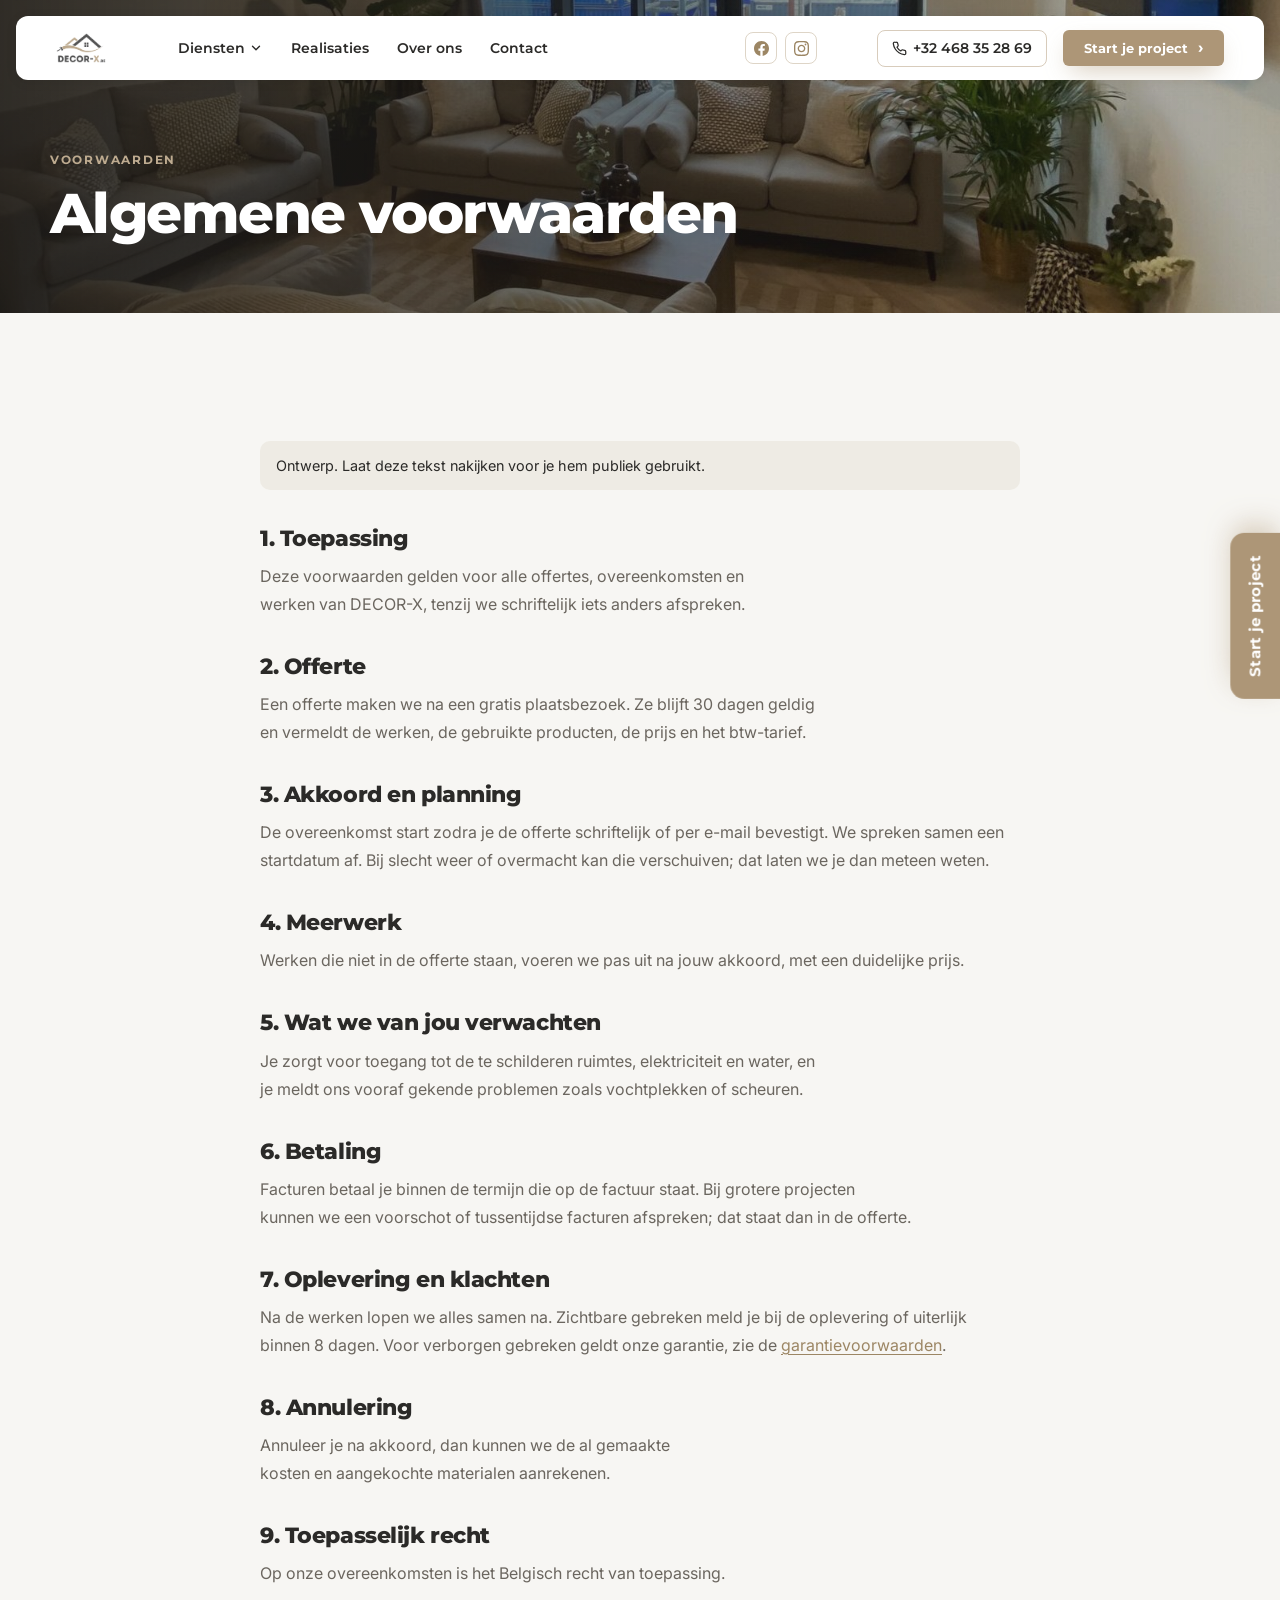
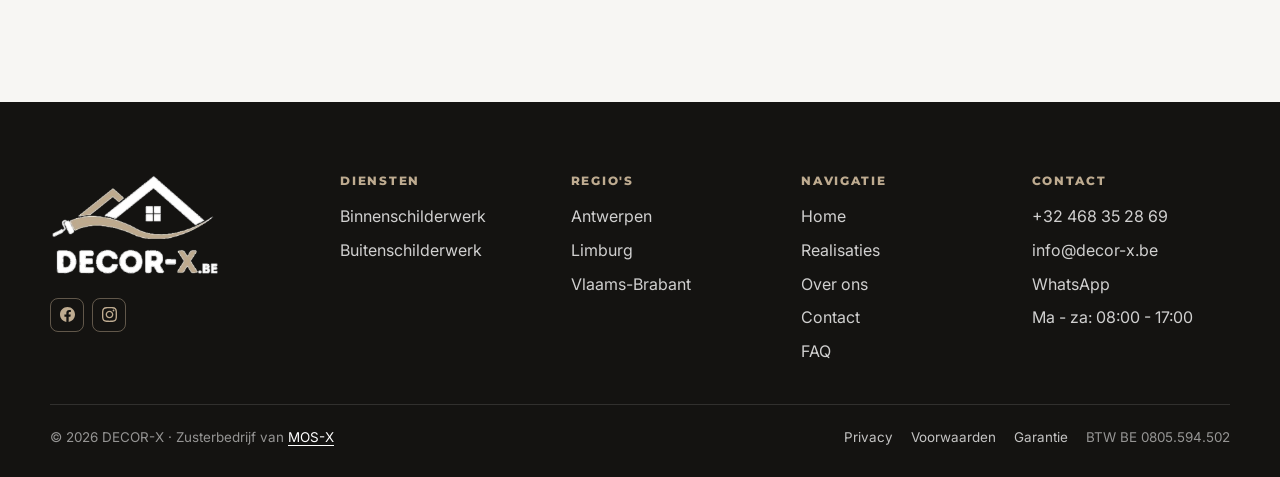
<file: algemene-voorwaarden.html>
<!doctype html>
<html lang="nl-BE">
<head>
  <meta charset="utf-8">
  <meta name="viewport" content="width=device-width, initial-scale=1">
  <title>Algemene voorwaarden | DECOR-X</title>
  <meta name="description" content="De algemene voorwaarden van DECOR-X voor offertes, uitvoering en betaling van schilderwerken.">
  <meta name="theme-color" content="#1f1d1b">
  <meta property="og:title" content="Algemene voorwaarden | DECOR-X">
  <meta property="og:description" content="De algemene voorwaarden van DECOR-X voor offertes, uitvoering en betaling van schilderwerken.">
  <meta property="og:type" content="website">
  <meta property="og:url" content="https://gysenyannick.github.io/decor-x-website/algemene-voorwaarden.html">
  <meta property="og:locale" content="nl_BE">
  <meta property="og:image" content="https://gysenyannick.github.io/decor-x-website/hero-woonkamer.jpg">
  <link rel="canonical" href="https://gysenyannick.github.io/decor-x-website/algemene-voorwaarden.html">
  <link rel="icon" href="favicon.png">
  <link rel="preconnect" href="https://fonts.googleapis.com">
  <link rel="preconnect" href="https://fonts.gstatic.com" crossorigin>
  <link href="https://fonts.googleapis.com/css2?family=Montserrat:wght@600;700;800;900&family=Inter:wght@400;500;600&display=swap" rel="stylesheet">
  <link rel="stylesheet" href="styles.css?v=222">
</head>
<body>
  <a class="skip" href="#main">Naar de inhoud</a>

  <!-- ============ HEADER ============ -->
  <header class="header" id="header">
    <div class="header__bar">
      <a class="header__logo" href="index.html" aria-label="DECOR-X — home"><img src="logo.png" alt="DECOR-X.be" width="776" height="462"></a>
      <nav class="header__nav" id="menu" aria-label="Hoofdnavigatie">
        <div class="nav-dd">
          <a class="nav-dd__btn" href="index.html#diensten" aria-haspopup="true">Diensten <svg viewBox="0 0 24 24" width="14" height="14" fill="none" stroke="currentColor" stroke-width="2.4" stroke-linecap="round" stroke-linejoin="round" aria-hidden="true"><path d="m6 9 6 6 6-6"/></svg></a>
          <div class="nav-dd__menu">
            <a href="schilderwerken-binnen.html">Binnenschilderwerk</a>
            <a href="schilderwerken-buiten.html">Buitenschilderwerk</a>
          </div>
        </div>
        <a href="realisaties.html">Realisaties</a>
        <a href="over-ons.html">Over ons</a>
        <a href="contact.html">Contact</a>
        <a class="btn btn--accent header__nav-cta" href="#start" data-start>Start je project</a>
      </nav>
      <div class="header__right">
        <div class="header__social">
          <!-- TODO: echte links naar Facebook en Instagram invullen -->
          <a href="#" aria-label="DECOR-X op Facebook"><svg width="15" height="15" fill="currentColor" viewBox="0 0 24 24" aria-hidden="true"><path d="M24 12.073c0-6.627-5.373-12-12-12s-12 5.373-12 12c0 5.99 4.388 10.954 10.125 11.854v-8.385H7.078v-3.47h3.047V9.43c0-3.007 1.792-4.669 4.533-4.669 1.312 0 2.686.235 2.686.235v2.953H15.83c-1.491 0-1.956.925-1.956 1.874v2.25h3.328l-.532 3.47h-2.796v8.385C19.612 23.027 24 18.062 24 12.073z"/></svg></a>
          <a href="#" aria-label="DECOR-X op Instagram"><svg width="15" height="15" fill="currentColor" viewBox="0 0 24 24" aria-hidden="true"><path d="M12 2.163c3.204 0 3.584.012 4.85.07 3.252.148 4.771 1.691 4.919 4.919.058 1.265.069 1.645.069 4.849 0 3.205-.012 3.584-.069 4.849-.149 3.225-1.664 4.771-4.919 4.919-1.266.058-1.644.07-4.85.07-3.204 0-3.584-.012-4.849-.07-3.26-.149-4.771-1.699-4.919-4.92-.058-1.265-.07-1.644-.07-4.849 0-3.204.013-3.583.07-4.849.149-3.227 1.664-4.771 4.919-4.919 1.266-.057 1.645-.069 4.849-.069zm0-2.163c-3.259 0-3.667.014-4.947.072-4.358.2-6.78 2.618-6.98 6.98-.059 1.281-.073 1.689-.073 4.948 0 3.259.014 3.668.072 4.948.2 4.358 2.618 6.78 6.98 6.98 1.281.058 1.689.072 4.948.072 3.259 0 3.668-.014 4.948-.072 4.354-.2 6.782-2.618 6.979-6.98.059-1.28.073-1.689.073-4.948 0-3.259-.014-3.667-.072-4.947-.196-4.354-2.617-6.78-6.979-6.98-1.281-.059-1.69-.073-4.949-.073zm0 5.838c-3.403 0-6.162 2.759-6.162 6.162s2.759 6.163 6.162 6.163 6.162-2.759 6.162-6.163c0-3.403-2.759-6.162-6.162-6.162zm0 10.162c-2.209 0-4-1.79-4-4 0-2.209 1.791-4 4-4s4 1.791 4 4c0 2.21-1.791 4-4 4zm6.406-11.845c-.796 0-1.441.645-1.441 1.44s.645 1.44 1.441 1.44c.795 0 1.439-.645 1.439-1.44s-.644-1.44-1.439-1.44z"/></svg></a>
        </div>
        <a class="header__tel" href="tel:+32468352869"><svg viewBox="0 0 24 24" width="17" height="17" fill="none" stroke="currentColor" stroke-width="2" stroke-linecap="round" stroke-linejoin="round" aria-hidden="true"><path d="M22 16.9v3a2 2 0 0 1-2.2 2 19.8 19.8 0 0 1-8.6-3.1 19.5 19.5 0 0 1-6-6A19.8 19.8 0 0 1 2.1 4.2 2 2 0 0 1 4.1 2h3a2 2 0 0 1 2 1.7c.1 1 .4 1.9.7 2.8a2 2 0 0 1-.5 2.1L8 9.9a16 16 0 0 0 6 6l1.3-1.3a2 2 0 0 1 2.1-.4c.9.3 1.8.6 2.8.7a2 2 0 0 1 1.7 2z"/></svg>+32 468 35 28 69</a>
        <a class="btn btn--accent btn--sm" href="#start" data-start>Start je project <span aria-hidden="true">›</span></a>
        <button class="burger" id="burger" type="button" aria-label="Menu openen" aria-expanded="false" aria-controls="menu"><span></span><span></span><span></span></button>
      </div>
    </div>
  </header>

  <main id="main">
    <section class="pg-hero pg-hero--small" style="--img:url('hero-woonkamer.jpg')">
      <div class="wrap">
        <p class="eyebrow eyebrow--accent">Voorwaarden</p>
        <h1>Algemene voorwaarden</h1>
      </div>
    </section>
    <section class="pg-sec">
      <div class="wrap legal">
        <p class="legal__note">Ontwerp. Laat deze tekst nakijken voor je hem publiek gebruikt.</p>
        <h2>1. Toepassing</h2>
        <p>Deze voorwaarden gelden voor alle offertes, overeenkomsten en werken van <span class="nw">DECOR-X</span>, tenzij we schriftelijk iets anders afspreken.</p>
        <h2>2. Offerte</h2>
        <p>Een offerte maken we na een gratis plaatsbezoek. Ze blijft 30 dagen geldig en vermeldt de werken, de gebruikte producten, de prijs en het btw-tarief.</p>
        <h2>3. Akkoord en planning</h2>
        <p>De overeenkomst start zodra je de offerte schriftelijk of per e-mail bevestigt. We spreken samen een startdatum af. Bij slecht weer of overmacht kan die verschuiven; dat laten we je dan meteen weten.</p>
        <h2>4. Meerwerk</h2>
        <p>Werken die niet in de offerte staan, voeren we pas uit na jouw akkoord, met een duidelijke prijs.</p>
        <h2>5. Wat we van jou verwachten</h2>
        <p>Je zorgt voor toegang tot de te schilderen ruimtes, elektriciteit en water, en je meldt ons vooraf gekende problemen zoals vochtplekken of scheuren.</p>
        <h2>6. Betaling</h2>
        <p>Facturen betaal je binnen de termijn die op de factuur staat. Bij grotere projecten kunnen we een voorschot of tussentijdse facturen afspreken; dat staat dan in de offerte.</p>
        <h2>7. Oplevering en klachten</h2>
        <p>Na de werken lopen we alles samen na. Zichtbare gebreken meld je bij de oplevering of uiterlijk binnen 8 dagen. Voor verborgen gebreken geldt onze garantie, zie de <a href="garantie.html">garantievoorwaarden</a>.</p>
        <h2>8. Annulering</h2>
        <p>Annuleer je na akkoord, dan kunnen we de al gemaakte kosten en aangekochte materialen aanrekenen.</p>
        <h2>9. Toepasselijk recht</h2>
        <p>Op onze overeenkomsten is het Belgisch recht van toepassing.</p>
      </div>
    </section>
  </main>

  <!-- ============ FOOTER ============ -->
  <footer class="footer">
    <div class="wrap footer__grid">
      <div class="footer__brand">
        <img class="footer__logo" src="logo-licht.png" alt="DECOR-X.be" width="520" height="310" loading="lazy">
        <div class="footer__social">
          <a href="#" aria-label="DECOR-X op Facebook"><svg width="15" height="15" fill="currentColor" viewBox="0 0 24 24" aria-hidden="true"><path d="M24 12.073c0-6.627-5.373-12-12-12s-12 5.373-12 12c0 5.99 4.388 10.954 10.125 11.854v-8.385H7.078v-3.47h3.047V9.43c0-3.007 1.792-4.669 4.533-4.669 1.312 0 2.686.235 2.686.235v2.953H15.83c-1.491 0-1.956.925-1.956 1.874v2.25h3.328l-.532 3.47h-2.796v8.385C19.612 23.027 24 18.062 24 12.073z"/></svg></a>
          <a href="#" aria-label="DECOR-X op Instagram"><svg width="15" height="15" fill="currentColor" viewBox="0 0 24 24" aria-hidden="true"><path d="M12 2.163c3.204 0 3.584.012 4.85.07 3.252.148 4.771 1.691 4.919 4.919.058 1.265.069 1.645.069 4.849 0 3.205-.012 3.584-.069 4.849-.149 3.225-1.664 4.771-4.919 4.919-1.266.058-1.644.07-4.85.07-3.204 0-3.584-.012-4.849-.07-3.26-.149-4.771-1.699-4.919-4.92-.058-1.265-.07-1.644-.07-4.849 0-3.204.013-3.583.07-4.849.149-3.227 1.664-4.771 4.919-4.919 1.266-.057 1.645-.069 4.849-.069zm0-2.163c-3.259 0-3.667.014-4.947.072-4.358.2-6.78 2.618-6.98 6.98-.059 1.281-.073 1.689-.073 4.948 0 3.259.014 3.668.072 4.948.2 4.358 2.618 6.78 6.98 6.98 1.281.058 1.689.072 4.948.072 3.259 0 3.668-.014 4.948-.072 4.354-.2 6.782-2.618 6.979-6.98.059-1.28.073-1.689.073-4.948 0-3.259-.014-3.667-.072-4.947-.196-4.354-2.617-6.78-6.979-6.98-1.281-.059-1.69-.073-4.949-.073zm0 5.838c-3.403 0-6.162 2.759-6.162 6.162s2.759 6.163 6.162 6.163 6.162-2.759 6.162-6.163c0-3.403-2.759-6.162-6.162-6.162zm0 10.162c-2.209 0-4-1.79-4-4 0-2.209 1.791-4 4-4s4 1.791 4 4c0 2.21-1.791 4-4 4zm6.406-11.845c-.796 0-1.441.645-1.441 1.44s.645 1.44 1.441 1.44c.795 0 1.439-.645 1.439-1.44s-.644-1.44-1.439-1.44z"/></svg></a>
        </div>
      </div>
      <div>
        <h4>Diensten</h4>
        <a href="schilderwerken-binnen.html">Binnenschilderwerk</a>
        <a href="schilderwerken-buiten.html">Buitenschilderwerk</a>
      </div>
      <div>
        <h4>Regio's</h4>
        <span>Antwerpen</span>
        <span>Limburg</span>
        <span>Vlaams-Brabant</span>
      </div>
      <div>
        <h4>Navigatie</h4>
        <a href="index.html">Home</a>
        <a href="realisaties.html">Realisaties</a>
        <a href="over-ons.html">Over ons</a>
        <a href="contact.html">Contact</a>
        <a href="index.html#faq">FAQ</a>
      </div>
      <div>
        <h4>Contact</h4>
        <a href="tel:+32468352869">+32 468 35 28 69</a>
        <a href="mailto:info@decor-x.be">info@decor-x.be</a>
        <a href="https://wa.me/32468352869" target="_blank" rel="noopener">WhatsApp</a>
        <span>Ma - za: 08:00 - 17:00</span>
      </div>
    </div>
    <div class="wrap footer__bottom">
      <span>© <span id="year">2026</span> <span class="nw">DECOR-X</span> · Zusterbedrijf van <a href="https://www.mos-x.be" target="_blank" rel="noopener">MOS-X</a></span>
      <span class="footer__legal"><a href="privacy.html">Privacy</a><a href="algemene-voorwaarden.html">Voorwaarden</a><a href="garantie.html">Garantie</a><span>BTW BE 0805.594.502</span></span>
    </div>
  </footer>
  <script>
    (() => {
      const h = document.getElementById('header'), b = document.getElementById('burger'), m = document.getElementById('menu');
      const on = () => h.classList.toggle('is-stuck', scrollY > 20); addEventListener('scroll', on, { passive: true }); on();
      const set = (o) => { m.classList.toggle('is-open', o); b.setAttribute('aria-expanded', o); document.body.style.overflow = o ? 'hidden' : ''; };
      b.addEventListener('click', () => set(!m.classList.contains('is-open')));
      m.addEventListener('click', (e) => e.target.closest('a') && set(false));
      document.getElementById('year').textContent = new Date().getFullYear();
      // scroll reveal
      const els = document.querySelectorAll('.reveal');
      if ('IntersectionObserver' in window) {
        const io = new IntersectionObserver((es) => es.forEach((e) => { if (e.isIntersecting) { e.target.classList.add('is-in'); io.unobserve(e.target); } }), { threshold: .12 });
        els.forEach((el) => io.observe(el));
      } else els.forEach((el) => el.classList.add('is-in'));
      // FAQ: een vraag tegelijk open
      const d = document.querySelectorAll('.faq details');
      d.forEach((x) => x.addEventListener('toggle', () => { if (x.open) d.forEach((o) => o !== x && (o.open = false)); }));
    })();
  </script>
  <script src="start.js?v=9" defer></script>
</body>
</html>
</file>
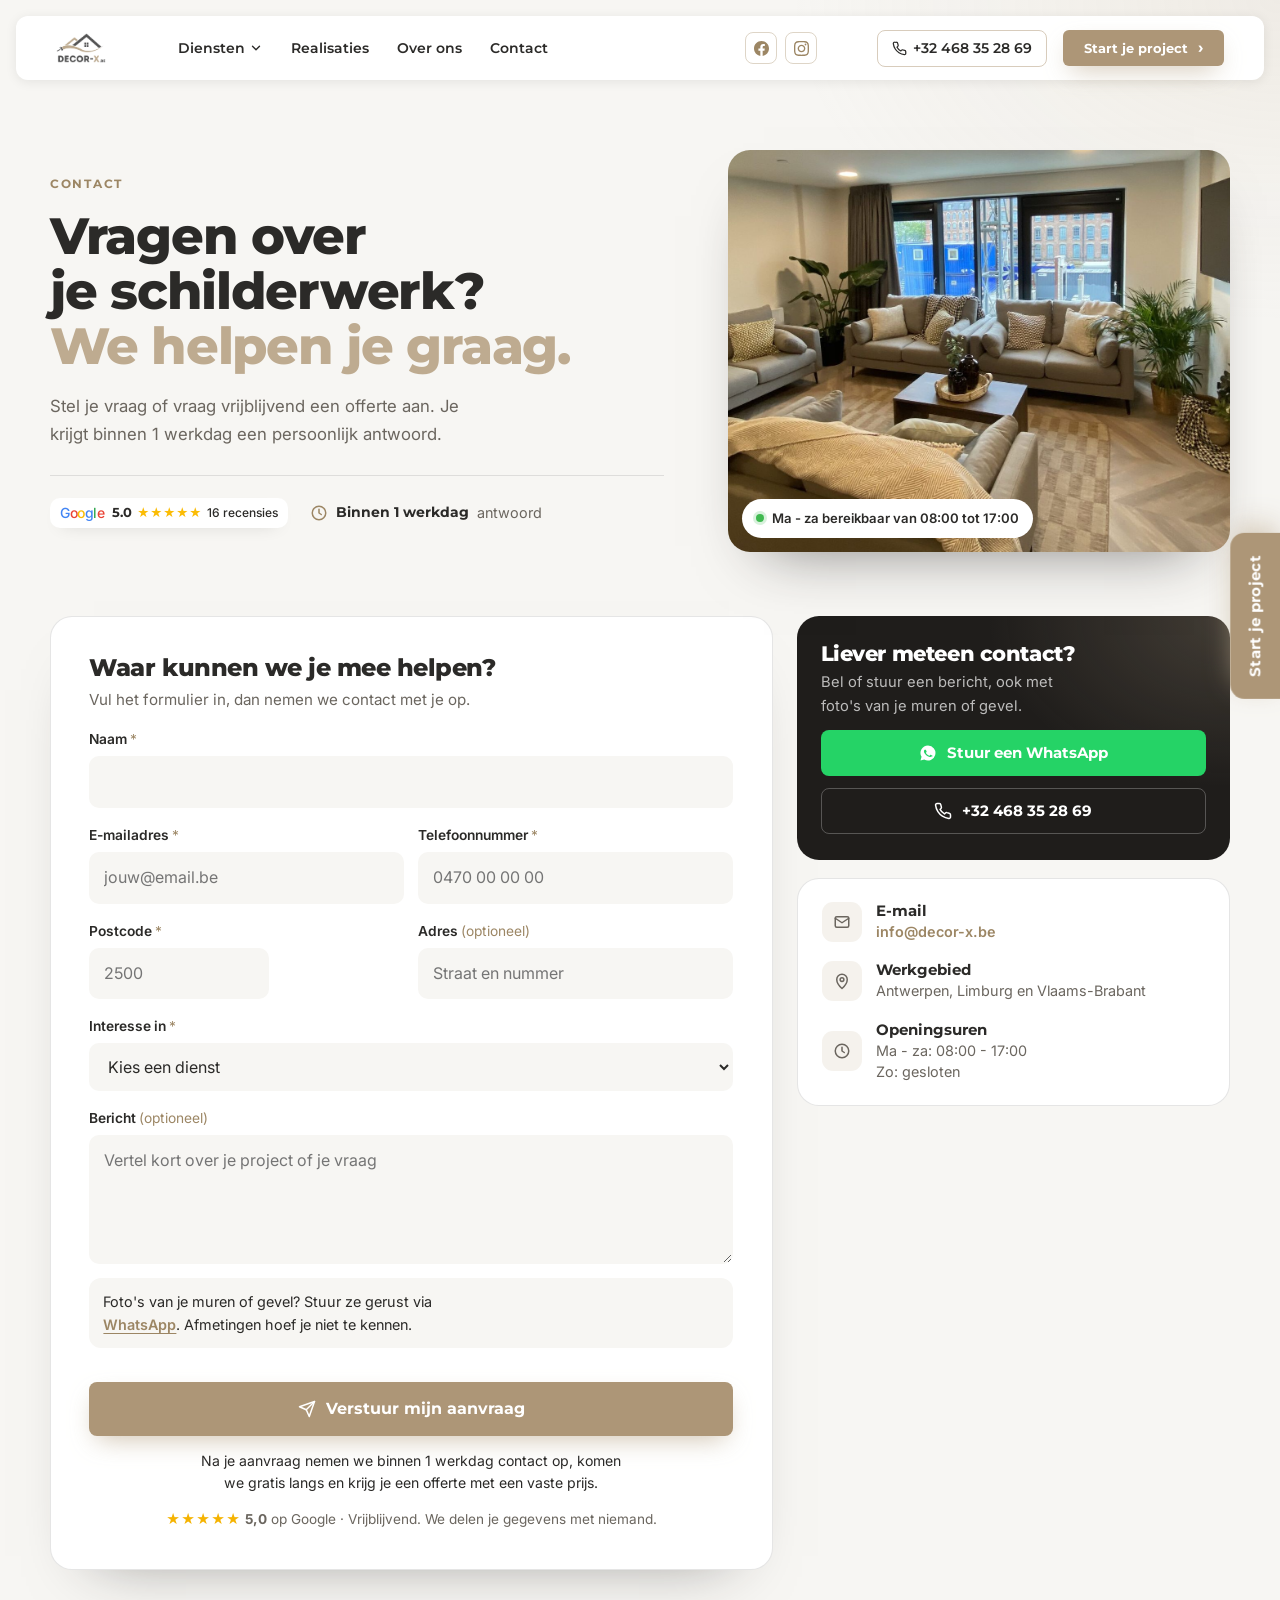
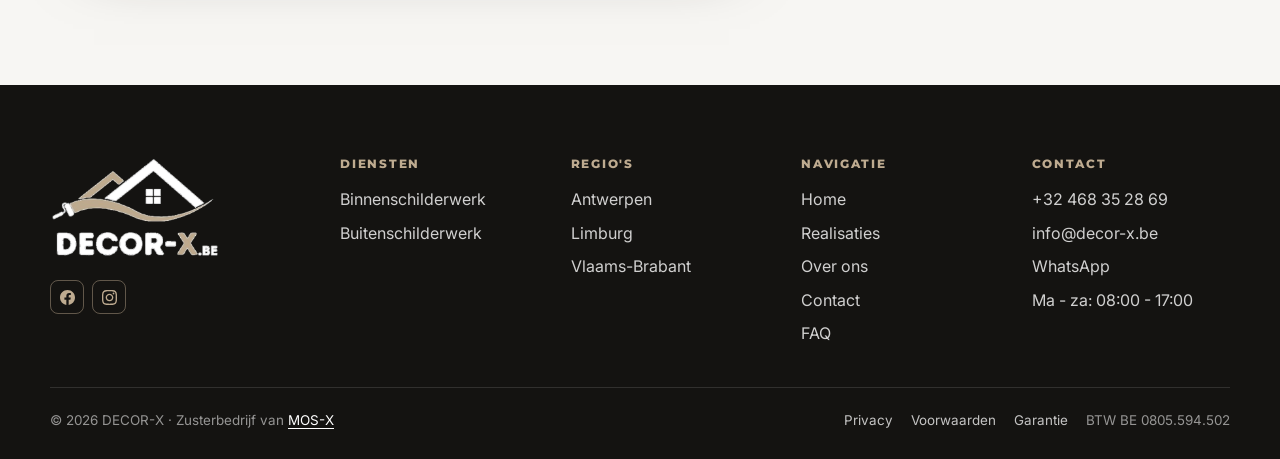
<file: contact.html>
<!doctype html>
<html lang="nl-BE">
<head>
  <meta charset="utf-8">
  <meta name="viewport" content="width=device-width, initial-scale=1">
  <title>Contact en gratis plaatsbezoek | DECOR-X</title>
  <meta name="description" content="Vragen over je schilderwerk of een gratis plaatsbezoek? Neem contact op met DECOR-X via het formulier, WhatsApp of telefoon.">
  <meta name="theme-color" content="#1f1d1b">
  <meta property="og:title" content="Contact en gratis plaatsbezoek | DECOR-X">
  <meta property="og:description" content="Privacyverklaring van DECOR-X: welke gegevens we verzamelen, waarom en welke rechten je hebt.">
  <meta property="og:type" content="website">
  <meta property="og:url" content="https://gysenyannick.github.io/decor-x-website/contact.html">
  <meta property="og:locale" content="nl_BE">
  <meta property="og:image" content="https://gysenyannick.github.io/decor-x-website/hero-woonkamer.jpg">
  <link rel="canonical" href="https://gysenyannick.github.io/decor-x-website/contact.html">
  <link rel="icon" href="favicon.png">
  <link rel="preconnect" href="https://fonts.googleapis.com">
  <link rel="preconnect" href="https://fonts.gstatic.com" crossorigin>
  <link href="https://fonts.googleapis.com/css2?family=Montserrat:wght@600;700;800;900&family=Inter:wght@400;500;600&display=swap" rel="stylesheet">
  <link rel="stylesheet" href="styles.css?v=222">
</head>
<body>
  <a class="skip" href="#main">Naar de inhoud</a>

  <!-- ============ HEADER ============ -->
  <header class="header" id="header">
    <div class="header__bar">
      <a class="header__logo" href="index.html" aria-label="DECOR-X — home"><img src="logo.png" alt="DECOR-X.be" width="776" height="462"></a>
      <nav class="header__nav" id="menu" aria-label="Hoofdnavigatie">
        <div class="nav-dd">
          <a class="nav-dd__btn" href="index.html#diensten" aria-haspopup="true">Diensten <svg viewBox="0 0 24 24" width="14" height="14" fill="none" stroke="currentColor" stroke-width="2.4" stroke-linecap="round" stroke-linejoin="round" aria-hidden="true"><path d="m6 9 6 6 6-6"/></svg></a>
          <div class="nav-dd__menu">
            <a href="schilderwerken-binnen.html">Binnenschilderwerk</a>
            <a href="schilderwerken-buiten.html">Buitenschilderwerk</a>
          </div>
        </div>
        <a href="realisaties.html">Realisaties</a>
        <a href="over-ons.html">Over ons</a>
        <a href="contact.html">Contact</a>
        <a class="btn btn--accent header__nav-cta" href="#start" data-start>Start je project</a>
      </nav>
      <div class="header__right">
        <div class="header__social">
          <!-- TODO: echte links naar Facebook en Instagram invullen -->
          <a href="#" aria-label="DECOR-X op Facebook"><svg width="15" height="15" fill="currentColor" viewBox="0 0 24 24" aria-hidden="true"><path d="M24 12.073c0-6.627-5.373-12-12-12s-12 5.373-12 12c0 5.99 4.388 10.954 10.125 11.854v-8.385H7.078v-3.47h3.047V9.43c0-3.007 1.792-4.669 4.533-4.669 1.312 0 2.686.235 2.686.235v2.953H15.83c-1.491 0-1.956.925-1.956 1.874v2.25h3.328l-.532 3.47h-2.796v8.385C19.612 23.027 24 18.062 24 12.073z"/></svg></a>
          <a href="#" aria-label="DECOR-X op Instagram"><svg width="15" height="15" fill="currentColor" viewBox="0 0 24 24" aria-hidden="true"><path d="M12 2.163c3.204 0 3.584.012 4.85.07 3.252.148 4.771 1.691 4.919 4.919.058 1.265.069 1.645.069 4.849 0 3.205-.012 3.584-.069 4.849-.149 3.225-1.664 4.771-4.919 4.919-1.266.058-1.644.07-4.85.07-3.204 0-3.584-.012-4.849-.07-3.26-.149-4.771-1.699-4.919-4.92-.058-1.265-.07-1.644-.07-4.849 0-3.204.013-3.583.07-4.849.149-3.227 1.664-4.771 4.919-4.919 1.266-.057 1.645-.069 4.849-.069zm0-2.163c-3.259 0-3.667.014-4.947.072-4.358.2-6.78 2.618-6.98 6.98-.059 1.281-.073 1.689-.073 4.948 0 3.259.014 3.668.072 4.948.2 4.358 2.618 6.78 6.98 6.98 1.281.058 1.689.072 4.948.072 3.259 0 3.668-.014 4.948-.072 4.354-.2 6.782-2.618 6.979-6.98.059-1.28.073-1.689.073-4.948 0-3.259-.014-3.667-.072-4.947-.196-4.354-2.617-6.78-6.979-6.98-1.281-.059-1.69-.073-4.949-.073zm0 5.838c-3.403 0-6.162 2.759-6.162 6.162s2.759 6.163 6.162 6.163 6.162-2.759 6.162-6.163c0-3.403-2.759-6.162-6.162-6.162zm0 10.162c-2.209 0-4-1.79-4-4 0-2.209 1.791-4 4-4s4 1.791 4 4c0 2.21-1.791 4-4 4zm6.406-11.845c-.796 0-1.441.645-1.441 1.44s.645 1.44 1.441 1.44c.795 0 1.439-.645 1.439-1.44s-.644-1.44-1.439-1.44z"/></svg></a>
        </div>
        <a class="header__tel" href="tel:+32468352869"><svg viewBox="0 0 24 24" width="17" height="17" fill="none" stroke="currentColor" stroke-width="2" stroke-linecap="round" stroke-linejoin="round" aria-hidden="true"><path d="M22 16.9v3a2 2 0 0 1-2.2 2 19.8 19.8 0 0 1-8.6-3.1 19.5 19.5 0 0 1-6-6A19.8 19.8 0 0 1 2.1 4.2 2 2 0 0 1 4.1 2h3a2 2 0 0 1 2 1.7c.1 1 .4 1.9.7 2.8a2 2 0 0 1-.5 2.1L8 9.9a16 16 0 0 0 6 6l1.3-1.3a2 2 0 0 1 2.1-.4c.9.3 1.8.6 2.8.7a2 2 0 0 1 1.7 2z"/></svg>+32 468 35 28 69</a>
        <a class="btn btn--accent btn--sm" href="#start" data-start>Start je project <span aria-hidden="true">›</span></a>
        <button class="burger" id="burger" type="button" aria-label="Menu openen" aria-expanded="false" aria-controls="menu"><span></span><span></span><span></span></button>
      </div>
    </div>
  </header>

  <main id="main">
    <section class="cp">
      <div class="wrap">
        <div class="cp__top">
          <div class="cp__intro">
            <p class="eyebrow">Contact</p>
            <h1>Vragen over je schilderwerk?<br> <span class="hl">We helpen je graag.</span></h1>
            <p>Stel je vraag of vraag vrijblijvend een offerte aan. Je krijgt binnen 1 werkdag een persoonlijk antwoord.</p>
            <div class="cp__badges">
              <span class="proof__g"><span class="gword" aria-hidden="true"><i>G</i><i>o</i><i>o</i><i>g</i><i>l</i><i>e</i></span><b>5.0</b> <span class="stars" aria-hidden="true">★★★★★</span> <span>16 recensies</span></span>
              <span class="cp__fast"><svg viewBox="0 0 24 24" width="18" height="18" fill="none" stroke="currentColor" stroke-width="2" stroke-linecap="round" stroke-linejoin="round" aria-hidden="true"><circle cx="12" cy="12" r="9"/><path d="M12 7v5l3 2"/></svg><b>Binnen 1 werkdag</b> antwoord</span>
            </div>
          </div>
          <figure class="cp__photo">
            <img src="hero-woonkamer.jpg" alt="Strak geschilderde leefruimte" width="1600" height="1067">
            <figcaption><i aria-hidden="true"></i>Ma - za bereikbaar van 08:00 tot 17:00</figcaption>
          </figure>
        </div>
        <div class="cp__grid">
          <form class="cp__form" id="cform" novalidate>
            <h2>Waar kunnen we je mee helpen?</h2>
            <p class="cp__sub">Vul het formulier in, dan nemen we contact met je op.</p>
            <label class="sp__field"><span>Naam <em>*</em></span><input name="naam" autocomplete="name" required></label>
            <div class="cp__row">
              <label class="sp__field"><span>E-mailadres <em>*</em></span><input name="email" type="email" autocomplete="email" placeholder="jouw@email.be" required></label>
              <label class="sp__field"><span>Telefoonnummer <em>*</em></span><input name="telefoon" type="tel" autocomplete="tel" placeholder="0470 00 00 00" required></label>
            </div>
            <div class="cp__row">
              <label class="sp__field"><span>Postcode <em>*</em></span><input name="postcode" inputmode="numeric" maxlength="4" autocomplete="postal-code" placeholder="2500" required></label>
              <label class="sp__field"><span>Adres <em class="cp__opt">(optioneel)</em></span><input name="adres" autocomplete="street-address" placeholder="Straat en nummer"></label>
            </div>
            <label class="sp__field"><span>Interesse in <em>*</em></span>
              <select name="dienst" required><option value="">Kies een dienst</option><option>Binnenschilderwerk</option><option>Buitenschilderwerk</option><option>Andere vraag</option></select>
            </label>
            <label class="sp__field"><span>Bericht <em class="cp__opt">(optioneel)</em></span><textarea name="bericht" rows="4" placeholder="Vertel kort over je project of je vraag"></textarea></label>
            <p class="cp__hint">Foto's van je muren of gevel? Stuur ze gerust via <a href="https://wa.me/32468352869" target="_blank" rel="noopener">WhatsApp</a>. Afmetingen hoef je niet te kennen.</p>
            <p class="sp__err" id="cform-err" role="status"></p>
            <button class="btn btn--accent btn--lg cp__send" type="submit"><svg viewBox="0 0 24 24" width="18" height="18" fill="none" stroke="currentColor" stroke-width="2" stroke-linecap="round" stroke-linejoin="round" aria-hidden="true"><path d="m22 2-7 20-4-9-9-4z"/><path d="M22 2 11 13"/></svg> Verstuur mijn aanvraag</button>
            <p class="cp__after">Na je aanvraag nemen we binnen 1 werkdag contact op, komen we gratis langs en krijg je een offerte met een vaste prijs.</p>
            <p class="cp__safe"><span class="stars" aria-hidden="true">★★★★★</span> <b>5,0</b> op Google · Vrijblijvend. We delen je gegevens met niemand.</p>
          </form>
          <aside class="cp__side">
            <div class="cp__now">
              <h3>Liever meteen contact?</h3>
              <p>Bel of stuur een bericht, ook met foto's van je muren of gevel.</p>
              <a class="btn cp__wa" href="https://wa.me/32468352869" target="_blank" rel="noopener"><svg viewBox="0 0 24 24" width="18" height="18" fill="currentColor" aria-hidden="true"><path d="M12 2a10 10 0 0 0-8.6 15.1L2 22l5-1.3A10 10 0 1 0 12 2zm5.3 14.1c-.2.6-1.3 1.2-1.8 1.3-.5.1-1 .1-3.2-.7-2.7-1.1-4.4-3.8-4.6-4-.1-.2-1.1-1.4-1.1-2.7s.7-1.9.9-2.2c.2-.3.5-.3.7-.3h.5c.2 0 .4 0 .6.5l.8 2c.1.2.1.4 0 .5l-.3.5-.4.4c-.1.1-.3.3-.1.6.2.3.8 1.3 1.7 2.1 1.2 1 2.1 1.3 2.4 1.5.3.1.5.1.6-.1l.9-1c.2-.3.4-.2.6-.1l1.9.9c.3.1.5.2.5.3.1.1.1.7-.1 1.3z"/></svg> Stuur een WhatsApp</a>
              <a class="btn cp__tel" href="tel:+32468352869"><svg viewBox="0 0 24 24" width="18" height="18" fill="none" stroke="currentColor" stroke-width="2" stroke-linecap="round" stroke-linejoin="round" aria-hidden="true"><path d="M22 16.9v3a2 2 0 0 1-2.2 2 19.8 19.8 0 0 1-8.6-3.1 19.5 19.5 0 0 1-6-6A19.8 19.8 0 0 1 2.1 4.2 2 2 0 0 1 4.1 2h3a2 2 0 0 1 2 1.7c.1 1 .4 1.9.7 2.8a2 2 0 0 1-.5 2.1L8 9.9a16 16 0 0 0 6 6l1.3-1.3a2 2 0 0 1 2.1-.4c.9.3 1.8.6 2.8.7a2 2 0 0 1 1.7 2z"/></svg> +32 468 35 28 69</a>
            </div>
            <ul class="cp__info">
              <li><span class="cp__ic"><svg viewBox="0 0 24 24" width="18" height="18" fill="none" stroke="currentColor" stroke-width="2" stroke-linecap="round" stroke-linejoin="round" aria-hidden="true"><rect x="3" y="5" width="18" height="14" rx="2"/><path d="m3 7 9 6 9-6"/></svg></span><div><b>E-mail</b><a href="mailto:info@decor-x.be">info@decor-x.be</a></div></li>
              <li><span class="cp__ic"><svg viewBox="0 0 24 24" width="18" height="18" fill="none" stroke="currentColor" stroke-width="2" stroke-linecap="round" stroke-linejoin="round" aria-hidden="true"><path d="M12 22s7-6.2 7-12a7 7 0 0 0-14 0c0 5.8 7 12 7 12z"/><circle cx="12" cy="10" r="2.5"/></svg></span><div><b>Werkgebied</b><span>Antwerpen, Limburg en Vlaams-Brabant</span></div></li>
              <li><span class="cp__ic"><svg viewBox="0 0 24 24" width="18" height="18" fill="none" stroke="currentColor" stroke-width="2" stroke-linecap="round" stroke-linejoin="round" aria-hidden="true"><circle cx="12" cy="12" r="9"/><path d="M12 7v5l3 2"/></svg></span><div><b>Openingsuren</b><span>Ma - za: 08:00 - 17:00</span><span>Zo: gesloten</span></div></li>
            </ul>
          </aside>
        </div>
      </div>
    </section>
  </main>

  <!-- ============ FOOTER ============ -->
  <footer class="footer">
    <div class="wrap footer__grid">
      <div class="footer__brand">
        <img class="footer__logo" src="logo-licht.png" alt="DECOR-X.be" width="520" height="310" loading="lazy">
        <div class="footer__social">
          <a href="#" aria-label="DECOR-X op Facebook"><svg width="15" height="15" fill="currentColor" viewBox="0 0 24 24" aria-hidden="true"><path d="M24 12.073c0-6.627-5.373-12-12-12s-12 5.373-12 12c0 5.99 4.388 10.954 10.125 11.854v-8.385H7.078v-3.47h3.047V9.43c0-3.007 1.792-4.669 4.533-4.669 1.312 0 2.686.235 2.686.235v2.953H15.83c-1.491 0-1.956.925-1.956 1.874v2.25h3.328l-.532 3.47h-2.796v8.385C19.612 23.027 24 18.062 24 12.073z"/></svg></a>
          <a href="#" aria-label="DECOR-X op Instagram"><svg width="15" height="15" fill="currentColor" viewBox="0 0 24 24" aria-hidden="true"><path d="M12 2.163c3.204 0 3.584.012 4.85.07 3.252.148 4.771 1.691 4.919 4.919.058 1.265.069 1.645.069 4.849 0 3.205-.012 3.584-.069 4.849-.149 3.225-1.664 4.771-4.919 4.919-1.266.058-1.644.07-4.85.07-3.204 0-3.584-.012-4.849-.07-3.26-.149-4.771-1.699-4.919-4.92-.058-1.265-.07-1.644-.07-4.849 0-3.204.013-3.583.07-4.849.149-3.227 1.664-4.771 4.919-4.919 1.266-.057 1.645-.069 4.849-.069zm0-2.163c-3.259 0-3.667.014-4.947.072-4.358.2-6.78 2.618-6.98 6.98-.059 1.281-.073 1.689-.073 4.948 0 3.259.014 3.668.072 4.948.2 4.358 2.618 6.78 6.98 6.98 1.281.058 1.689.072 4.948.072 3.259 0 3.668-.014 4.948-.072 4.354-.2 6.782-2.618 6.979-6.98.059-1.28.073-1.689.073-4.948 0-3.259-.014-3.667-.072-4.947-.196-4.354-2.617-6.78-6.979-6.98-1.281-.059-1.69-.073-4.949-.073zm0 5.838c-3.403 0-6.162 2.759-6.162 6.162s2.759 6.163 6.162 6.163 6.162-2.759 6.162-6.163c0-3.403-2.759-6.162-6.162-6.162zm0 10.162c-2.209 0-4-1.79-4-4 0-2.209 1.791-4 4-4s4 1.791 4 4c0 2.21-1.791 4-4 4zm6.406-11.845c-.796 0-1.441.645-1.441 1.44s.645 1.44 1.441 1.44c.795 0 1.439-.645 1.439-1.44s-.644-1.44-1.439-1.44z"/></svg></a>
        </div>
      </div>
      <div>
        <h4>Diensten</h4>
        <a href="schilderwerken-binnen.html">Binnenschilderwerk</a>
        <a href="schilderwerken-buiten.html">Buitenschilderwerk</a>
      </div>
      <div>
        <h4>Regio's</h4>
        <span>Antwerpen</span>
        <span>Limburg</span>
        <span>Vlaams-Brabant</span>
      </div>
      <div>
        <h4>Navigatie</h4>
        <a href="index.html">Home</a>
        <a href="realisaties.html">Realisaties</a>
        <a href="over-ons.html">Over ons</a>
        <a href="contact.html">Contact</a>
        <a href="index.html#faq">FAQ</a>
      </div>
      <div>
        <h4>Contact</h4>
        <a href="tel:+32468352869">+32 468 35 28 69</a>
        <a href="mailto:info@decor-x.be">info@decor-x.be</a>
        <a href="https://wa.me/32468352869" target="_blank" rel="noopener">WhatsApp</a>
        <span>Ma - za: 08:00 - 17:00</span>
      </div>
    </div>
    <div class="wrap footer__bottom">
      <span>© <span id="year">2026</span> <span class="nw">DECOR-X</span> · Zusterbedrijf van <a href="https://www.mos-x.be" target="_blank" rel="noopener">MOS-X</a></span>
      <span class="footer__legal"><a href="privacy.html">Privacy</a><a href="algemene-voorwaarden.html">Voorwaarden</a><a href="garantie.html">Garantie</a><span>BTW BE 0805.594.502</span></span>
    </div>
  </footer>
  <script>
    (() => {
      const h = document.getElementById('header'), b = document.getElementById('burger'), m = document.getElementById('menu');
      const on = () => h.classList.toggle('is-stuck', scrollY > 20); addEventListener('scroll', on, { passive: true }); on();
      const set = (o) => { m.classList.toggle('is-open', o); b.setAttribute('aria-expanded', o); document.body.style.overflow = o ? 'hidden' : ''; };
      b.addEventListener('click', () => set(!m.classList.contains('is-open')));
      m.addEventListener('click', (e) => e.target.closest('a') && set(false));
      document.getElementById('year').textContent = new Date().getFullYear();
      // scroll reveal
      const els = document.querySelectorAll('.reveal');
      if ('IntersectionObserver' in window) {
        const io = new IntersectionObserver((es) => es.forEach((e) => { if (e.isIntersecting) { e.target.classList.add('is-in'); io.unobserve(e.target); } }), { threshold: .12 });
        els.forEach((el) => io.observe(el));
      } else els.forEach((el) => el.classList.add('is-in'));
      // FAQ: een vraag tegelijk open
      const d = document.querySelectorAll('.faq details');
      d.forEach((x) => x.addEventListener('toggle', () => { if (x.open) d.forEach((o) => o !== x && (o.open = false)); }));
    })();
  </script>
  <script src="start.js?v=9" defer></script>
</body>
</html>
</file>
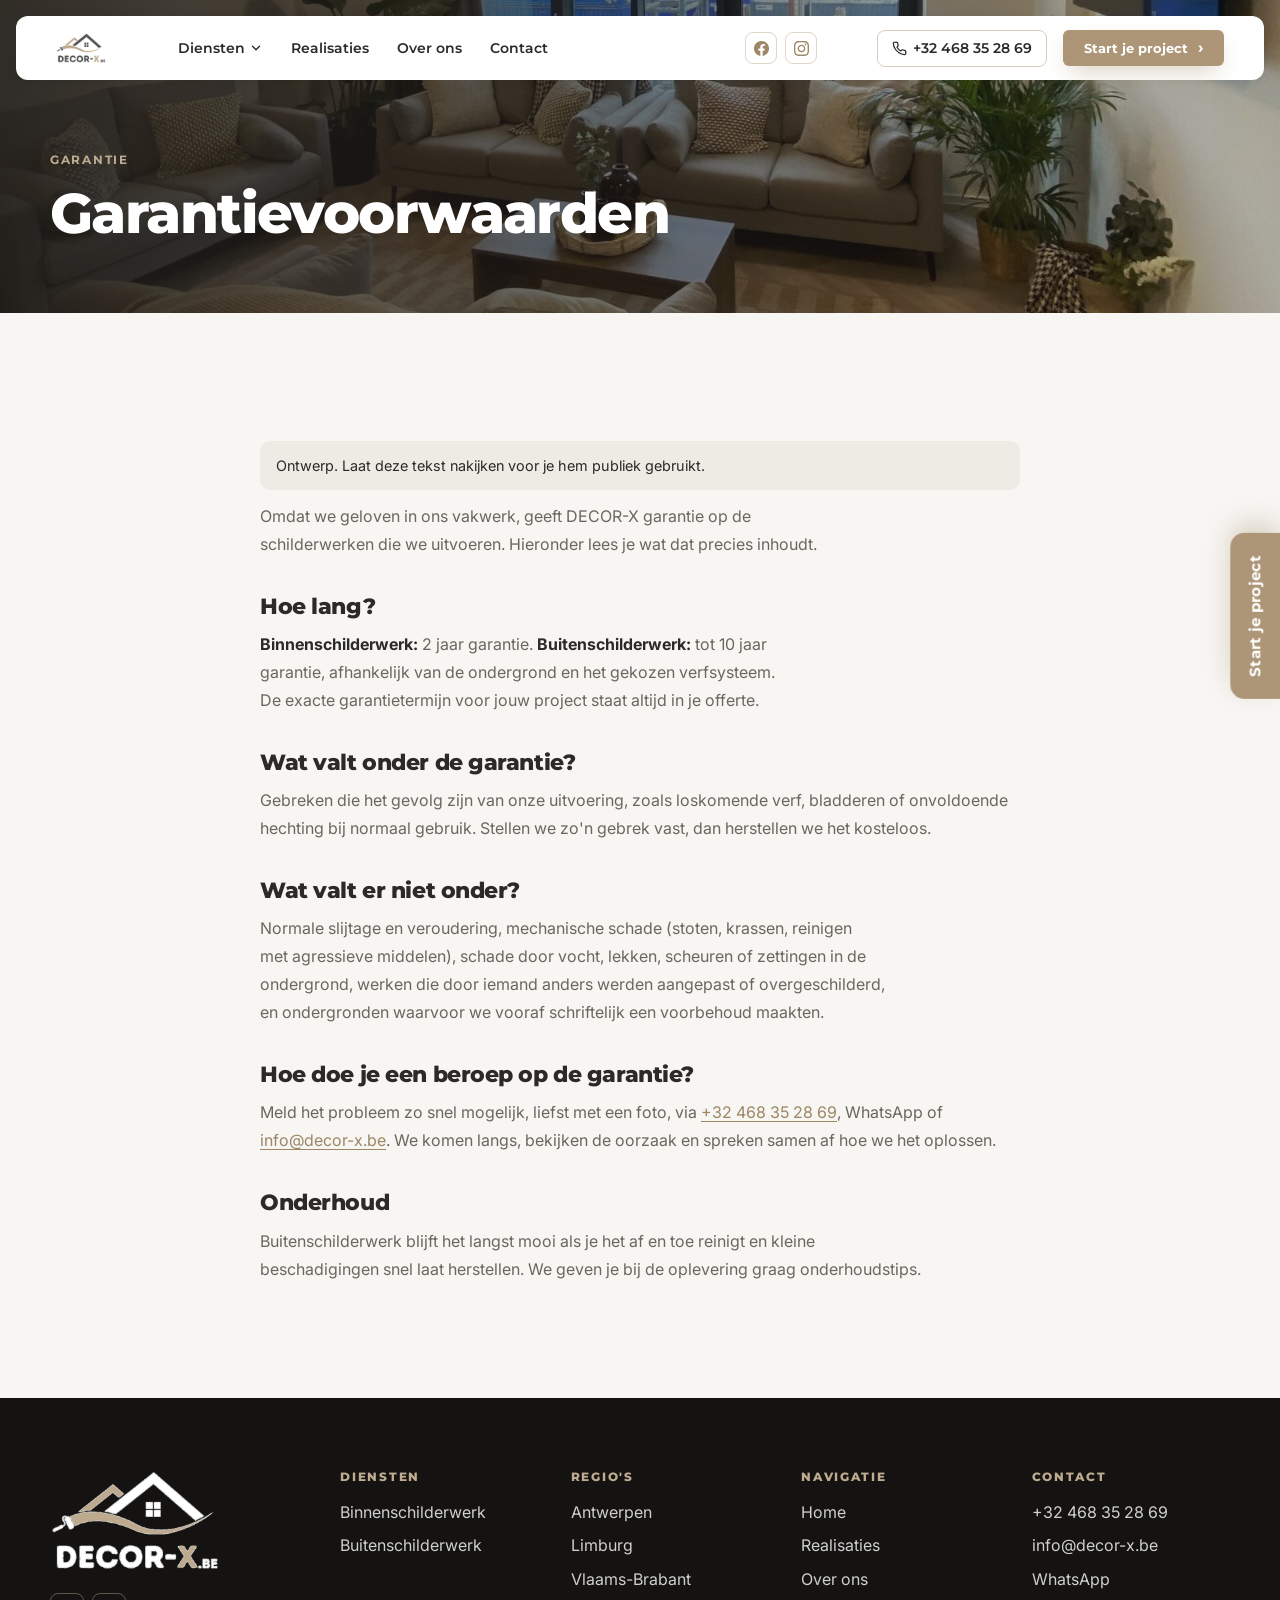
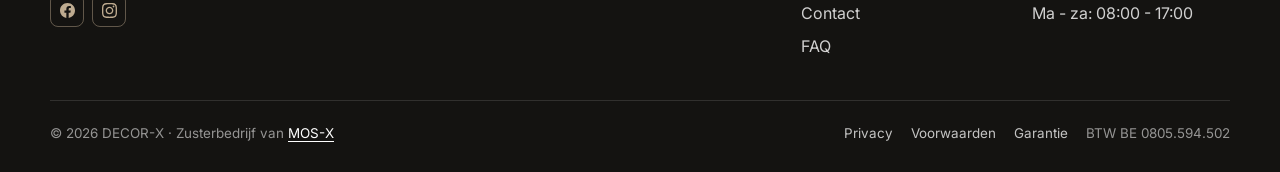
<file: garantie.html>
<!doctype html>
<html lang="nl-BE">
<head>
  <meta charset="utf-8">
  <meta name="viewport" content="width=device-width, initial-scale=1">
  <title>Garantievoorwaarden | DECOR-X</title>
  <meta name="description" content="De garantie van DECOR-X: 2 jaar op binnenschilderwerk en tot 10 jaar op buitenschilderwerk. Lees wat onder de garantie valt.">
  <meta name="theme-color" content="#1f1d1b">
  <meta property="og:title" content="Garantievoorwaarden | DECOR-X">
  <meta property="og:description" content="De garantie van DECOR-X: 2 jaar op binnenschilderwerk en tot 10 jaar op buitenschilderwerk. Lees wat onder de garantie valt.">
  <meta property="og:type" content="website">
  <meta property="og:url" content="https://gysenyannick.github.io/decor-x-website/garantie.html">
  <meta property="og:locale" content="nl_BE">
  <meta property="og:image" content="https://gysenyannick.github.io/decor-x-website/hero-woonkamer.jpg">
  <link rel="canonical" href="https://gysenyannick.github.io/decor-x-website/garantie.html">
  <link rel="icon" href="favicon.png">
  <link rel="preconnect" href="https://fonts.googleapis.com">
  <link rel="preconnect" href="https://fonts.gstatic.com" crossorigin>
  <link href="https://fonts.googleapis.com/css2?family=Montserrat:wght@600;700;800;900&family=Inter:wght@400;500;600&display=swap" rel="stylesheet">
  <link rel="stylesheet" href="styles.css?v=222">
</head>
<body>
  <a class="skip" href="#main">Naar de inhoud</a>

  <!-- ============ HEADER ============ -->
  <header class="header" id="header">
    <div class="header__bar">
      <a class="header__logo" href="index.html" aria-label="DECOR-X — home"><img src="logo.png" alt="DECOR-X.be" width="776" height="462"></a>
      <nav class="header__nav" id="menu" aria-label="Hoofdnavigatie">
        <div class="nav-dd">
          <a class="nav-dd__btn" href="index.html#diensten" aria-haspopup="true">Diensten <svg viewBox="0 0 24 24" width="14" height="14" fill="none" stroke="currentColor" stroke-width="2.4" stroke-linecap="round" stroke-linejoin="round" aria-hidden="true"><path d="m6 9 6 6 6-6"/></svg></a>
          <div class="nav-dd__menu">
            <a href="schilderwerken-binnen.html">Binnenschilderwerk</a>
            <a href="schilderwerken-buiten.html">Buitenschilderwerk</a>
          </div>
        </div>
        <a href="realisaties.html">Realisaties</a>
        <a href="over-ons.html">Over ons</a>
        <a href="contact.html">Contact</a>
        <a class="btn btn--accent header__nav-cta" href="#start" data-start>Start je project</a>
      </nav>
      <div class="header__right">
        <div class="header__social">
          <!-- TODO: echte links naar Facebook en Instagram invullen -->
          <a href="#" aria-label="DECOR-X op Facebook"><svg width="15" height="15" fill="currentColor" viewBox="0 0 24 24" aria-hidden="true"><path d="M24 12.073c0-6.627-5.373-12-12-12s-12 5.373-12 12c0 5.99 4.388 10.954 10.125 11.854v-8.385H7.078v-3.47h3.047V9.43c0-3.007 1.792-4.669 4.533-4.669 1.312 0 2.686.235 2.686.235v2.953H15.83c-1.491 0-1.956.925-1.956 1.874v2.25h3.328l-.532 3.47h-2.796v8.385C19.612 23.027 24 18.062 24 12.073z"/></svg></a>
          <a href="#" aria-label="DECOR-X op Instagram"><svg width="15" height="15" fill="currentColor" viewBox="0 0 24 24" aria-hidden="true"><path d="M12 2.163c3.204 0 3.584.012 4.85.07 3.252.148 4.771 1.691 4.919 4.919.058 1.265.069 1.645.069 4.849 0 3.205-.012 3.584-.069 4.849-.149 3.225-1.664 4.771-4.919 4.919-1.266.058-1.644.07-4.85.07-3.204 0-3.584-.012-4.849-.07-3.26-.149-4.771-1.699-4.919-4.92-.058-1.265-.07-1.644-.07-4.849 0-3.204.013-3.583.07-4.849.149-3.227 1.664-4.771 4.919-4.919 1.266-.057 1.645-.069 4.849-.069zm0-2.163c-3.259 0-3.667.014-4.947.072-4.358.2-6.78 2.618-6.98 6.98-.059 1.281-.073 1.689-.073 4.948 0 3.259.014 3.668.072 4.948.2 4.358 2.618 6.78 6.98 6.98 1.281.058 1.689.072 4.948.072 3.259 0 3.668-.014 4.948-.072 4.354-.2 6.782-2.618 6.979-6.98.059-1.28.073-1.689.073-4.948 0-3.259-.014-3.667-.072-4.947-.196-4.354-2.617-6.78-6.979-6.98-1.281-.059-1.69-.073-4.949-.073zm0 5.838c-3.403 0-6.162 2.759-6.162 6.162s2.759 6.163 6.162 6.163 6.162-2.759 6.162-6.163c0-3.403-2.759-6.162-6.162-6.162zm0 10.162c-2.209 0-4-1.79-4-4 0-2.209 1.791-4 4-4s4 1.791 4 4c0 2.21-1.791 4-4 4zm6.406-11.845c-.796 0-1.441.645-1.441 1.44s.645 1.44 1.441 1.44c.795 0 1.439-.645 1.439-1.44s-.644-1.44-1.439-1.44z"/></svg></a>
        </div>
        <a class="header__tel" href="tel:+32468352869"><svg viewBox="0 0 24 24" width="17" height="17" fill="none" stroke="currentColor" stroke-width="2" stroke-linecap="round" stroke-linejoin="round" aria-hidden="true"><path d="M22 16.9v3a2 2 0 0 1-2.2 2 19.8 19.8 0 0 1-8.6-3.1 19.5 19.5 0 0 1-6-6A19.8 19.8 0 0 1 2.1 4.2 2 2 0 0 1 4.1 2h3a2 2 0 0 1 2 1.7c.1 1 .4 1.9.7 2.8a2 2 0 0 1-.5 2.1L8 9.9a16 16 0 0 0 6 6l1.3-1.3a2 2 0 0 1 2.1-.4c.9.3 1.8.6 2.8.7a2 2 0 0 1 1.7 2z"/></svg>+32 468 35 28 69</a>
        <a class="btn btn--accent btn--sm" href="#start" data-start>Start je project <span aria-hidden="true">›</span></a>
        <button class="burger" id="burger" type="button" aria-label="Menu openen" aria-expanded="false" aria-controls="menu"><span></span><span></span><span></span></button>
      </div>
    </div>
  </header>

  <main id="main">
    <section class="pg-hero pg-hero--small" style="--img:url('hero-woonkamer.jpg')">
      <div class="wrap">
        <p class="eyebrow eyebrow--accent">Garantie</p>
        <h1>Garantievoorwaarden</h1>
      </div>
    </section>
    <section class="pg-sec">
      <div class="wrap legal">
        <p class="legal__note">Ontwerp. Laat deze tekst nakijken voor je hem publiek gebruikt.</p>
        <p>Omdat we geloven in ons vakwerk, geeft <span class="nw">DECOR-X</span> garantie op de schilderwerken die we uitvoeren. Hieronder lees je wat dat precies inhoudt.</p>
        <h2>Hoe lang?</h2>
        <p><b>Binnenschilderwerk:</b> 2 jaar garantie. <b>Buitenschilderwerk:</b> tot 10 jaar garantie, afhankelijk van de ondergrond en het gekozen verfsysteem. De exacte garantietermijn voor jouw project staat altijd in je offerte.</p>
        <h2>Wat valt onder de garantie?</h2>
        <p>Gebreken die het gevolg zijn van onze uitvoering, zoals loskomende verf, bladderen of onvoldoende hechting bij normaal gebruik. Stellen we zo'n gebrek vast, dan herstellen we het kosteloos.</p>
        <h2>Wat valt er niet onder?</h2>
        <p>Normale slijtage en veroudering, mechanische schade (stoten, krassen, reinigen met agressieve middelen), schade door vocht, lekken, scheuren of zettingen in de ondergrond, werken die door iemand anders werden aangepast of overgeschilderd, en ondergronden waarvoor we vooraf schriftelijk een voorbehoud maakten.</p>
        <h2>Hoe doe je een beroep op de garantie?</h2>
        <p>Meld het probleem zo snel mogelijk, liefst met een foto, via <a href="tel:+32468352869">+32 468 35 28 69</a>, WhatsApp of <a href="mailto:info@decor-x.be">info@decor-x.be</a>. We komen langs, bekijken de oorzaak en spreken samen af hoe we het oplossen.</p>
        <h2>Onderhoud</h2>
        <p>Buitenschilderwerk blijft het langst mooi als je het af en toe reinigt en kleine beschadigingen snel laat herstellen. We geven je bij de oplevering graag onderhoudstips.</p>
      </div>
    </section>
  </main>

  <!-- ============ FOOTER ============ -->
  <footer class="footer">
    <div class="wrap footer__grid">
      <div class="footer__brand">
        <img class="footer__logo" src="logo-licht.png" alt="DECOR-X.be" width="520" height="310" loading="lazy">
        <div class="footer__social">
          <a href="#" aria-label="DECOR-X op Facebook"><svg width="15" height="15" fill="currentColor" viewBox="0 0 24 24" aria-hidden="true"><path d="M24 12.073c0-6.627-5.373-12-12-12s-12 5.373-12 12c0 5.99 4.388 10.954 10.125 11.854v-8.385H7.078v-3.47h3.047V9.43c0-3.007 1.792-4.669 4.533-4.669 1.312 0 2.686.235 2.686.235v2.953H15.83c-1.491 0-1.956.925-1.956 1.874v2.25h3.328l-.532 3.47h-2.796v8.385C19.612 23.027 24 18.062 24 12.073z"/></svg></a>
          <a href="#" aria-label="DECOR-X op Instagram"><svg width="15" height="15" fill="currentColor" viewBox="0 0 24 24" aria-hidden="true"><path d="M12 2.163c3.204 0 3.584.012 4.85.07 3.252.148 4.771 1.691 4.919 4.919.058 1.265.069 1.645.069 4.849 0 3.205-.012 3.584-.069 4.849-.149 3.225-1.664 4.771-4.919 4.919-1.266.058-1.644.07-4.85.07-3.204 0-3.584-.012-4.849-.07-3.26-.149-4.771-1.699-4.919-4.92-.058-1.265-.07-1.644-.07-4.849 0-3.204.013-3.583.07-4.849.149-3.227 1.664-4.771 4.919-4.919 1.266-.057 1.645-.069 4.849-.069zm0-2.163c-3.259 0-3.667.014-4.947.072-4.358.2-6.78 2.618-6.98 6.98-.059 1.281-.073 1.689-.073 4.948 0 3.259.014 3.668.072 4.948.2 4.358 2.618 6.78 6.98 6.98 1.281.058 1.689.072 4.948.072 3.259 0 3.668-.014 4.948-.072 4.354-.2 6.782-2.618 6.979-6.98.059-1.28.073-1.689.073-4.948 0-3.259-.014-3.667-.072-4.947-.196-4.354-2.617-6.78-6.979-6.98-1.281-.059-1.69-.073-4.949-.073zm0 5.838c-3.403 0-6.162 2.759-6.162 6.162s2.759 6.163 6.162 6.163 6.162-2.759 6.162-6.163c0-3.403-2.759-6.162-6.162-6.162zm0 10.162c-2.209 0-4-1.79-4-4 0-2.209 1.791-4 4-4s4 1.791 4 4c0 2.21-1.791 4-4 4zm6.406-11.845c-.796 0-1.441.645-1.441 1.44s.645 1.44 1.441 1.44c.795 0 1.439-.645 1.439-1.44s-.644-1.44-1.439-1.44z"/></svg></a>
        </div>
      </div>
      <div>
        <h4>Diensten</h4>
        <a href="schilderwerken-binnen.html">Binnenschilderwerk</a>
        <a href="schilderwerken-buiten.html">Buitenschilderwerk</a>
      </div>
      <div>
        <h4>Regio's</h4>
        <span>Antwerpen</span>
        <span>Limburg</span>
        <span>Vlaams-Brabant</span>
      </div>
      <div>
        <h4>Navigatie</h4>
        <a href="index.html">Home</a>
        <a href="realisaties.html">Realisaties</a>
        <a href="over-ons.html">Over ons</a>
        <a href="contact.html">Contact</a>
        <a href="index.html#faq">FAQ</a>
      </div>
      <div>
        <h4>Contact</h4>
        <a href="tel:+32468352869">+32 468 35 28 69</a>
        <a href="mailto:info@decor-x.be">info@decor-x.be</a>
        <a href="https://wa.me/32468352869" target="_blank" rel="noopener">WhatsApp</a>
        <span>Ma - za: 08:00 - 17:00</span>
      </div>
    </div>
    <div class="wrap footer__bottom">
      <span>© <span id="year">2026</span> <span class="nw">DECOR-X</span> · Zusterbedrijf van <a href="https://www.mos-x.be" target="_blank" rel="noopener">MOS-X</a></span>
      <span class="footer__legal"><a href="privacy.html">Privacy</a><a href="algemene-voorwaarden.html">Voorwaarden</a><a href="garantie.html">Garantie</a><span>BTW BE 0805.594.502</span></span>
    </div>
  </footer>
  <script>
    (() => {
      const h = document.getElementById('header'), b = document.getElementById('burger'), m = document.getElementById('menu');
      const on = () => h.classList.toggle('is-stuck', scrollY > 20); addEventListener('scroll', on, { passive: true }); on();
      const set = (o) => { m.classList.toggle('is-open', o); b.setAttribute('aria-expanded', o); document.body.style.overflow = o ? 'hidden' : ''; };
      b.addEventListener('click', () => set(!m.classList.contains('is-open')));
      m.addEventListener('click', (e) => e.target.closest('a') && set(false));
      document.getElementById('year').textContent = new Date().getFullYear();
      // scroll reveal
      const els = document.querySelectorAll('.reveal');
      if ('IntersectionObserver' in window) {
        const io = new IntersectionObserver((es) => es.forEach((e) => { if (e.isIntersecting) { e.target.classList.add('is-in'); io.unobserve(e.target); } }), { threshold: .12 });
        els.forEach((el) => io.observe(el));
      } else els.forEach((el) => el.classList.add('is-in'));
      // FAQ: een vraag tegelijk open
      const d = document.querySelectorAll('.faq details');
      d.forEach((x) => x.addEventListener('toggle', () => { if (x.open) d.forEach((o) => o !== x && (o.open = false)); }));
    })();
  </script>
  <script src="start.js?v=9" defer></script>
</body>
</html>
</file>
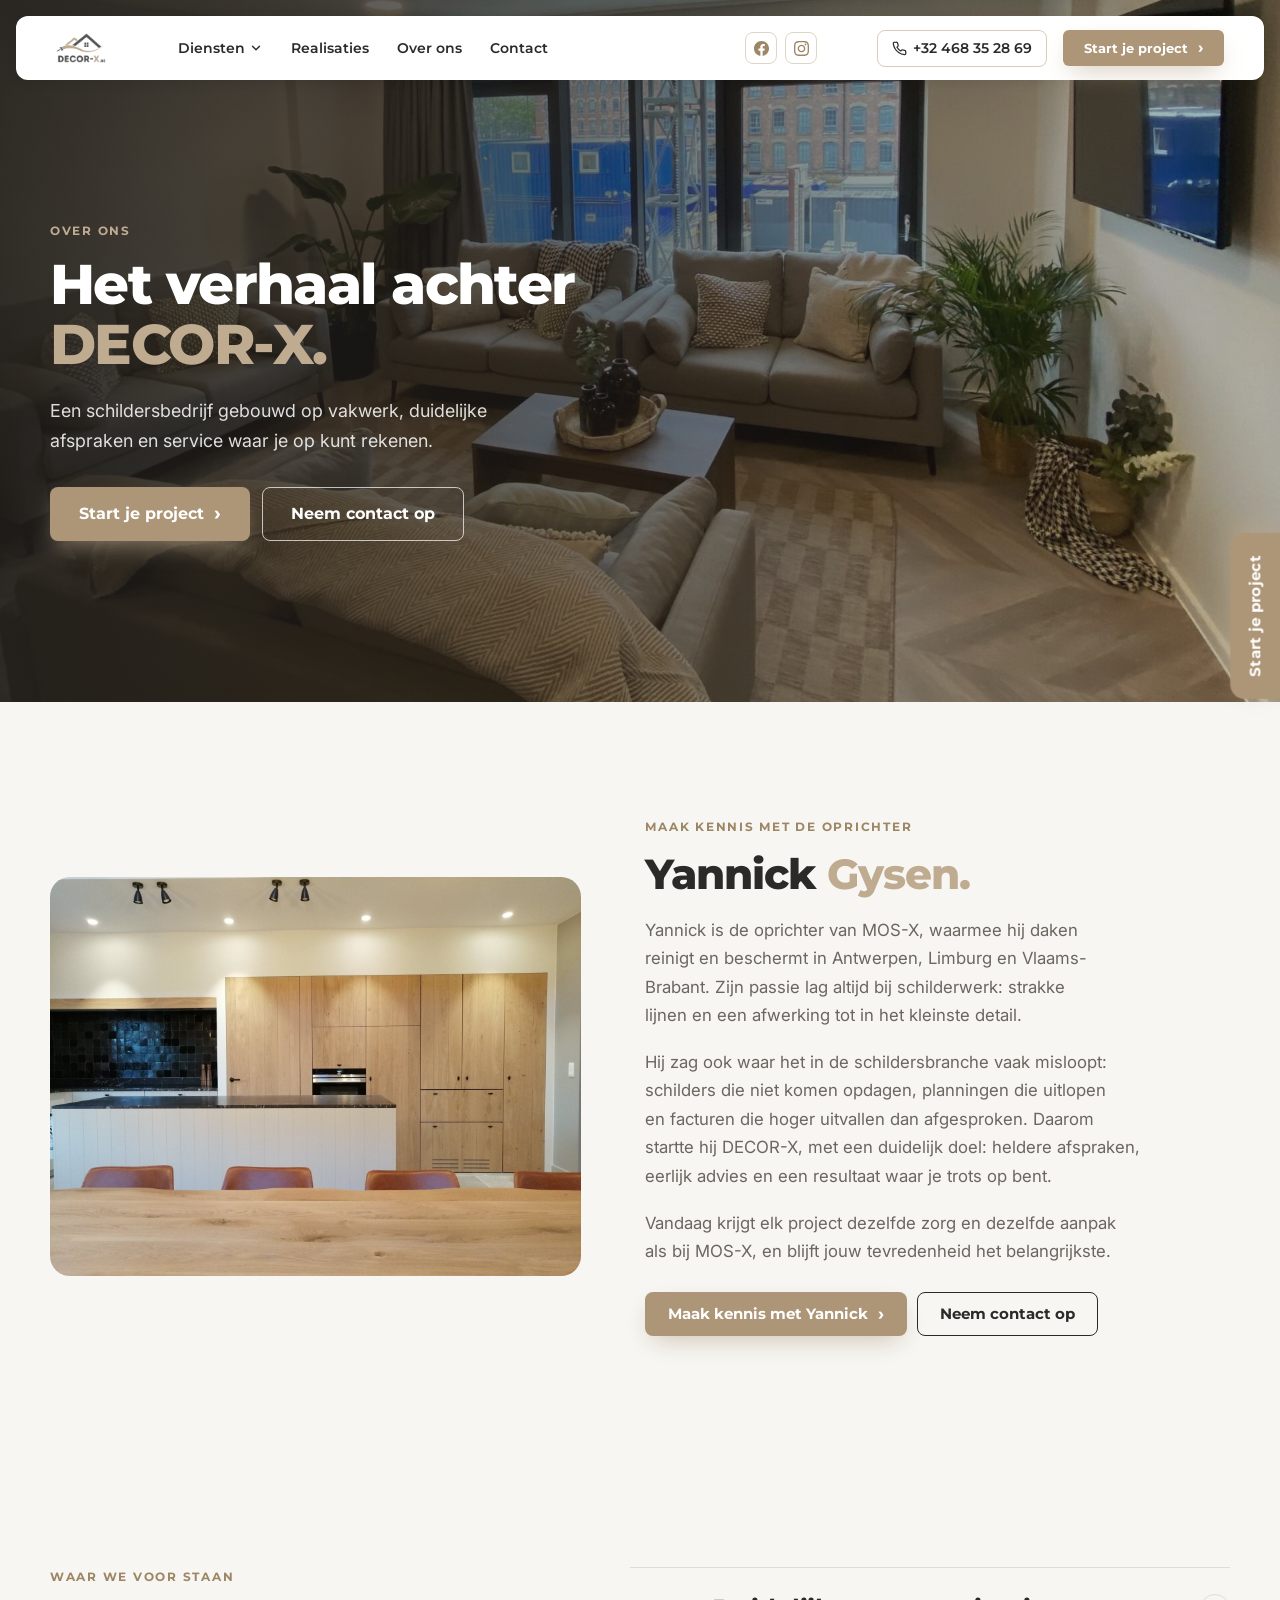
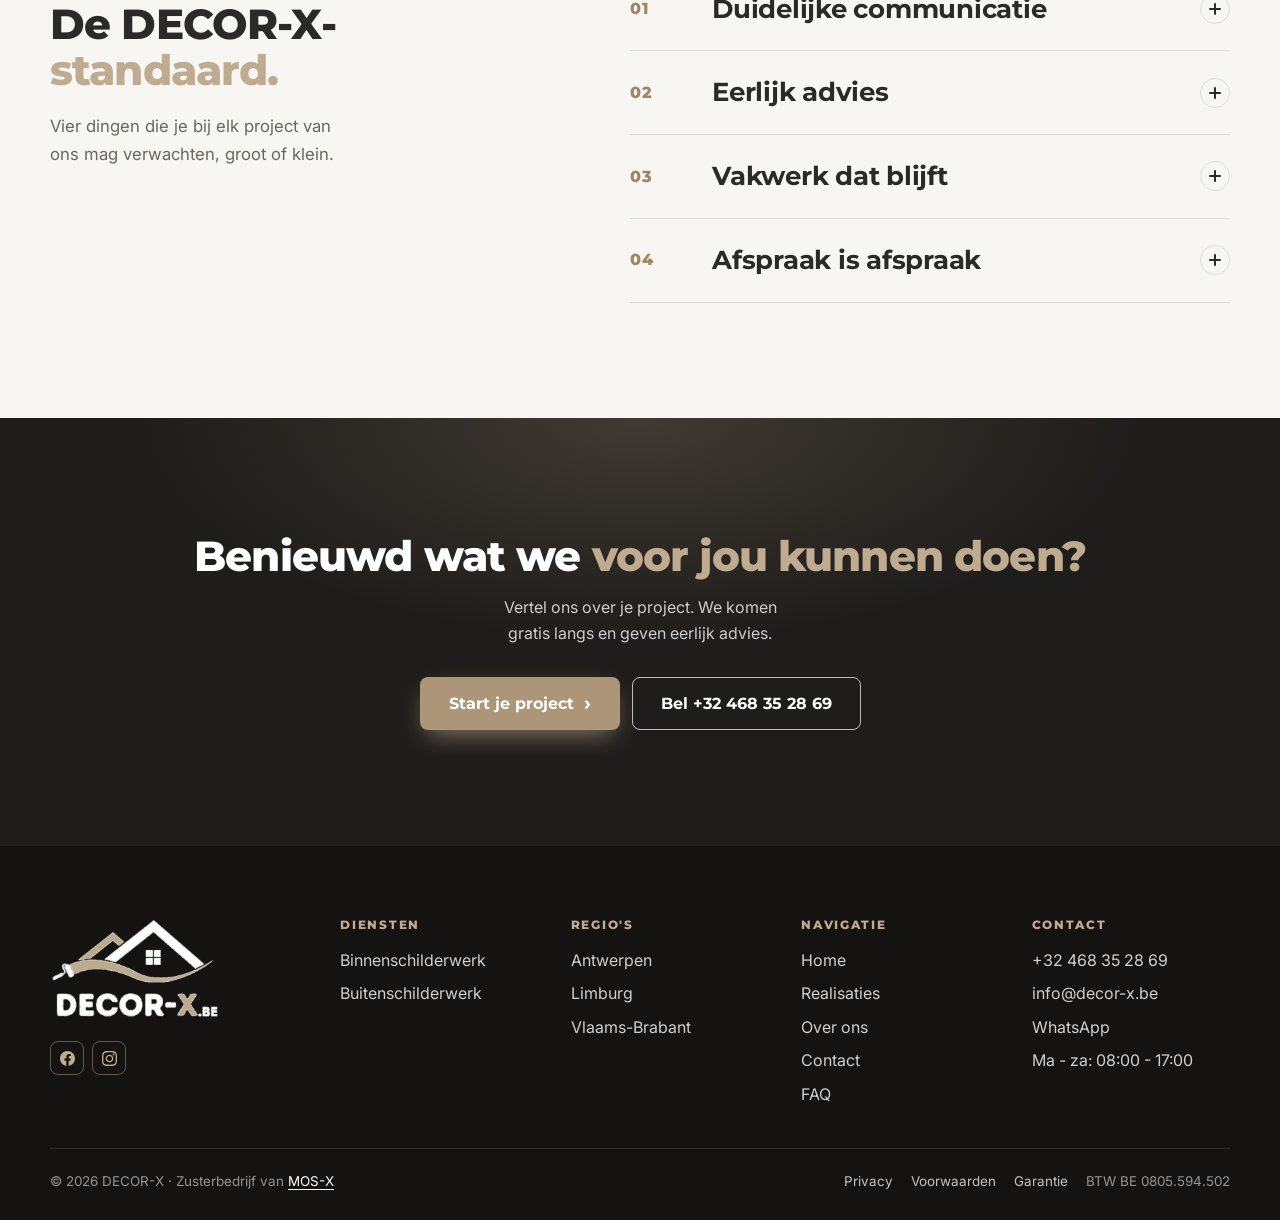
<file: over-ons.html>
<!doctype html>
<html lang="nl-BE">
<head>
  <meta charset="utf-8">
  <meta name="viewport" content="width=device-width, initial-scale=1">
  <title>Over ons | DECOR-X</title>
  <meta name="description" content="Maak kennis met Yannick Gysen en DECOR-X: schilderwerk binnen en buiten met duidelijke communicatie, eerlijk advies en service op maat.">
  <meta name="theme-color" content="#1f1d1b">
  <meta property="og:title" content="Over ons | DECOR-X">
  <meta property="og:description" content="Maak kennis met Yannick Gysen en DECOR-X: schilderwerk binnen en buiten met duidelijke communicatie, eerlijk advies en service op maat.">
  <meta property="og:type" content="website">
  <meta property="og:url" content="https://gysenyannick.github.io/decor-x-website/over-ons.html">
  <meta property="og:locale" content="nl_BE">
  <meta property="og:image" content="https://gysenyannick.github.io/decor-x-website/hero-woonkamer.jpg">
  <link rel="canonical" href="https://gysenyannick.github.io/decor-x-website/over-ons.html">
  <link rel="icon" href="favicon.png">
  <link rel="preconnect" href="https://fonts.googleapis.com">
  <link rel="preconnect" href="https://fonts.gstatic.com" crossorigin>
  <link href="https://fonts.googleapis.com/css2?family=Montserrat:wght@600;700;800;900&family=Inter:wght@400;500;600&display=swap" rel="stylesheet">
  <link rel="stylesheet" href="styles.css?v=222">
</head>
<body>
  <a class="skip" href="#main">Naar de inhoud</a>

  <!-- ============ HEADER ============ -->
  <header class="header" id="header">
    <div class="header__bar">
      <a class="header__logo" href="index.html" aria-label="DECOR-X — home"><img src="logo.png" alt="DECOR-X.be" width="776" height="462"></a>
      <nav class="header__nav" id="menu" aria-label="Hoofdnavigatie">
        <div class="nav-dd">
          <a class="nav-dd__btn" href="index.html#diensten" aria-haspopup="true">Diensten <svg viewBox="0 0 24 24" width="14" height="14" fill="none" stroke="currentColor" stroke-width="2.4" stroke-linecap="round" stroke-linejoin="round" aria-hidden="true"><path d="m6 9 6 6 6-6"/></svg></a>
          <div class="nav-dd__menu">
            <a href="schilderwerken-binnen.html">Binnenschilderwerk</a>
            <a href="schilderwerken-buiten.html">Buitenschilderwerk</a>
          </div>
        </div>
        <a href="realisaties.html">Realisaties</a>
        <a href="over-ons.html">Over ons</a>
        <a href="contact.html">Contact</a>
        <a class="btn btn--accent header__nav-cta" href="#start" data-start>Start je project</a>
      </nav>
      <div class="header__right">
        <div class="header__social">
          <!-- TODO: echte links naar Facebook en Instagram invullen -->
          <a href="#" aria-label="DECOR-X op Facebook"><svg width="15" height="15" fill="currentColor" viewBox="0 0 24 24" aria-hidden="true"><path d="M24 12.073c0-6.627-5.373-12-12-12s-12 5.373-12 12c0 5.99 4.388 10.954 10.125 11.854v-8.385H7.078v-3.47h3.047V9.43c0-3.007 1.792-4.669 4.533-4.669 1.312 0 2.686.235 2.686.235v2.953H15.83c-1.491 0-1.956.925-1.956 1.874v2.25h3.328l-.532 3.47h-2.796v8.385C19.612 23.027 24 18.062 24 12.073z"/></svg></a>
          <a href="#" aria-label="DECOR-X op Instagram"><svg width="15" height="15" fill="currentColor" viewBox="0 0 24 24" aria-hidden="true"><path d="M12 2.163c3.204 0 3.584.012 4.85.07 3.252.148 4.771 1.691 4.919 4.919.058 1.265.069 1.645.069 4.849 0 3.205-.012 3.584-.069 4.849-.149 3.225-1.664 4.771-4.919 4.919-1.266.058-1.644.07-4.85.07-3.204 0-3.584-.012-4.849-.07-3.26-.149-4.771-1.699-4.919-4.92-.058-1.265-.07-1.644-.07-4.849 0-3.204.013-3.583.07-4.849.149-3.227 1.664-4.771 4.919-4.919 1.266-.057 1.645-.069 4.849-.069zm0-2.163c-3.259 0-3.667.014-4.947.072-4.358.2-6.78 2.618-6.98 6.98-.059 1.281-.073 1.689-.073 4.948 0 3.259.014 3.668.072 4.948.2 4.358 2.618 6.78 6.98 6.98 1.281.058 1.689.072 4.948.072 3.259 0 3.668-.014 4.948-.072 4.354-.2 6.782-2.618 6.979-6.98.059-1.28.073-1.689.073-4.948 0-3.259-.014-3.667-.072-4.947-.196-4.354-2.617-6.78-6.979-6.98-1.281-.059-1.69-.073-4.949-.073zm0 5.838c-3.403 0-6.162 2.759-6.162 6.162s2.759 6.163 6.162 6.163 6.162-2.759 6.162-6.163c0-3.403-2.759-6.162-6.162-6.162zm0 10.162c-2.209 0-4-1.79-4-4 0-2.209 1.791-4 4-4s4 1.791 4 4c0 2.21-1.791 4-4 4zm6.406-11.845c-.796 0-1.441.645-1.441 1.44s.645 1.44 1.441 1.44c.795 0 1.439-.645 1.439-1.44s-.644-1.44-1.439-1.44z"/></svg></a>
        </div>
        <a class="header__tel" href="tel:+32468352869"><svg viewBox="0 0 24 24" width="17" height="17" fill="none" stroke="currentColor" stroke-width="2" stroke-linecap="round" stroke-linejoin="round" aria-hidden="true"><path d="M22 16.9v3a2 2 0 0 1-2.2 2 19.8 19.8 0 0 1-8.6-3.1 19.5 19.5 0 0 1-6-6A19.8 19.8 0 0 1 2.1 4.2 2 2 0 0 1 4.1 2h3a2 2 0 0 1 2 1.7c.1 1 .4 1.9.7 2.8a2 2 0 0 1-.5 2.1L8 9.9a16 16 0 0 0 6 6l1.3-1.3a2 2 0 0 1 2.1-.4c.9.3 1.8.6 2.8.7a2 2 0 0 1 1.7 2z"/></svg>+32 468 35 28 69</a>
        <a class="btn btn--accent btn--sm" href="#start" data-start>Start je project <span aria-hidden="true">›</span></a>
        <button class="burger" id="burger" type="button" aria-label="Menu openen" aria-expanded="false" aria-controls="menu"><span></span><span></span><span></span></button>
      </div>
    </div>
  </header>

  <main id="main">
    <section class="pg-hero" style="--img:url('hero-woonkamer.jpg')">
      <div class="wrap">
        <p class="eyebrow eyebrow--accent">Over ons</p>
        <h1>Het verhaal achter<br> <span class="hl">DECOR-X.</span></h1>
        <p class="pg-hero__lead">Een schildersbedrijf gebouwd op vakwerk, duidelijke afspraken en service waar je op kunt rekenen.</p>
        <div class="pg-hero__cta">
          <a class="btn btn--accent btn--lg" href="#start" data-start>Start je project <span aria-hidden="true">›</span></a>
          <a class="btn btn--ghost btn--lg" href="contact.html">Neem contact op</a>
        </div>
      </div>
    </section>

    <section class="pg-sec">
      <div class="wrap pg-split">
        <figure class="pg-split__img reveal">
          <!-- Foto volgt: vervang deze afbeelding door <img src="yannick.jpg" alt="Yannick Gysen"> -->
          <img src="dienst-binnen.jpg" alt="Strak afgewerkte leefruimte" loading="lazy">
        </figure>
        <div>
          <p class="eyebrow reveal">Maak kennis met de oprichter</p>
          <h2 class="reveal">Yannick <span class="hl">Gysen.</span></h2>
          <p class="reveal">Yannick is de oprichter van MOS-X, waarmee hij daken reinigt en beschermt in Antwerpen, Limburg en Vlaams-Brabant. Zijn passie lag altijd bij schilderwerk: strakke lijnen en een afwerking tot in het kleinste detail.</p>
          <p class="reveal">Hij zag ook waar het in de schildersbranche vaak misloopt: schilders die niet komen opdagen, planningen die uitlopen en facturen die hoger uitvallen dan afgesproken. Daarom startte hij <span class="nw">DECOR-X</span>, met een duidelijk doel: heldere afspraken, eerlijk advies en een resultaat waar je trots op bent.</p>
          <p class="reveal">Vandaag krijgt elk project dezelfde zorg en dezelfde aanpak als bij MOS-X, en blijft jouw tevredenheid het belangrijkste.</p>
          <div class="pg-price__cta reveal">
            <a class="btn btn--accent" href="https://wa.me/32468352869?text=Hallo%20Yannick%2C%20ik%20wil%20graag%20kennismaken." target="_blank" rel="noopener">Maak kennis met Yannick <span aria-hidden="true">›</span></a>
            <a class="btn btn--line" href="contact.html">Neem contact op</a>
          </div>
        </div>
      </div>
    </section>

    <section class="wy wy--soft">
      <div class="wrap wy__grid">
        <div class="wy__side">
          <p class="eyebrow reveal">Waar we voor staan</p>
          <h2 class="reveal">De <span class="nw">DECOR-X</span>-<span class="hl">standaard.</span></h2>
          <p class="reveal">Vier dingen die je bij elk project van ons mag verwachten, groot of klein.</p>
        </div>
        <div class="wy__main">
          <ol class="wy__list">
          <li class="reveal"><details><summary><span class="wy__nr">01</span><b>Duidelijke communicatie</b><span class="acc-plus" aria-hidden="true"></span></summary><p>Je weet altijd waar je aan toe bent, van je eerste vraag tot de laatste controle. Een slim systeem zorgt dat niets blijft liggen.</p></details></li>
          <li class="reveal"><details><summary><span class="wy__nr">02</span><b>Eerlijk advies</b><span class="acc-plus" aria-hidden="true"></span></summary><p>Gratis kleuradvies en een aanpak die past bij jouw woning, niet bij wat het snelst gaat.</p></details></li>
          <li class="reveal"><details><summary><span class="wy__nr">03</span><b>Vakwerk dat blijft</b><span class="acc-plus" aria-hidden="true"></span></summary><p>Een grondige voorbereiding en enkel premium verf, zodat je schilderwerk jaren mooi blijft.</p></details></li>
          <li class="reveal"><details><summary><span class="wy__nr">04</span><b>Afspraak is afspraak</b><span class="acc-plus" aria-hidden="true"></span></summary><p>Een vaste prijs, een vaste startdatum en een nette werf. Elke dag opnieuw.</p></details></li>
          </ol>
        </div>
      </div>
    </section>

    <section class="pg-end">
      <div class="wrap">
        <h2>Benieuwd wat we <span class="hl">voor jou kunnen doen?</span></h2>
        <p>Vertel ons over je project. We komen gratis langs en geven eerlijk advies.</p>
        <div class="pg-hero__cta">
          <a class="btn btn--accent btn--lg" href="#start" data-start>Start je project <span aria-hidden="true">›</span></a>
          <a class="btn btn--ghost btn--lg" href="tel:+32468352869">Bel +32 468 35 28 69</a>
        </div>
      </div>
    </section>
  </main>

  <!-- ============ FOOTER ============ -->
  <footer class="footer">
    <div class="wrap footer__grid">
      <div class="footer__brand">
        <img class="footer__logo" src="logo-licht.png" alt="DECOR-X.be" width="520" height="310" loading="lazy">
        <div class="footer__social">
          <a href="#" aria-label="DECOR-X op Facebook"><svg width="15" height="15" fill="currentColor" viewBox="0 0 24 24" aria-hidden="true"><path d="M24 12.073c0-6.627-5.373-12-12-12s-12 5.373-12 12c0 5.99 4.388 10.954 10.125 11.854v-8.385H7.078v-3.47h3.047V9.43c0-3.007 1.792-4.669 4.533-4.669 1.312 0 2.686.235 2.686.235v2.953H15.83c-1.491 0-1.956.925-1.956 1.874v2.25h3.328l-.532 3.47h-2.796v8.385C19.612 23.027 24 18.062 24 12.073z"/></svg></a>
          <a href="#" aria-label="DECOR-X op Instagram"><svg width="15" height="15" fill="currentColor" viewBox="0 0 24 24" aria-hidden="true"><path d="M12 2.163c3.204 0 3.584.012 4.85.07 3.252.148 4.771 1.691 4.919 4.919.058 1.265.069 1.645.069 4.849 0 3.205-.012 3.584-.069 4.849-.149 3.225-1.664 4.771-4.919 4.919-1.266.058-1.644.07-4.85.07-3.204 0-3.584-.012-4.849-.07-3.26-.149-4.771-1.699-4.919-4.92-.058-1.265-.07-1.644-.07-4.849 0-3.204.013-3.583.07-4.849.149-3.227 1.664-4.771 4.919-4.919 1.266-.057 1.645-.069 4.849-.069zm0-2.163c-3.259 0-3.667.014-4.947.072-4.358.2-6.78 2.618-6.98 6.98-.059 1.281-.073 1.689-.073 4.948 0 3.259.014 3.668.072 4.948.2 4.358 2.618 6.78 6.98 6.98 1.281.058 1.689.072 4.948.072 3.259 0 3.668-.014 4.948-.072 4.354-.2 6.782-2.618 6.979-6.98.059-1.28.073-1.689.073-4.948 0-3.259-.014-3.667-.072-4.947-.196-4.354-2.617-6.78-6.979-6.98-1.281-.059-1.69-.073-4.949-.073zm0 5.838c-3.403 0-6.162 2.759-6.162 6.162s2.759 6.163 6.162 6.163 6.162-2.759 6.162-6.163c0-3.403-2.759-6.162-6.162-6.162zm0 10.162c-2.209 0-4-1.79-4-4 0-2.209 1.791-4 4-4s4 1.791 4 4c0 2.21-1.791 4-4 4zm6.406-11.845c-.796 0-1.441.645-1.441 1.44s.645 1.44 1.441 1.44c.795 0 1.439-.645 1.439-1.44s-.644-1.44-1.439-1.44z"/></svg></a>
        </div>
      </div>
      <div>
        <h4>Diensten</h4>
        <a href="schilderwerken-binnen.html">Binnenschilderwerk</a>
        <a href="schilderwerken-buiten.html">Buitenschilderwerk</a>
      </div>
      <div>
        <h4>Regio's</h4>
        <span>Antwerpen</span>
        <span>Limburg</span>
        <span>Vlaams-Brabant</span>
      </div>
      <div>
        <h4>Navigatie</h4>
        <a href="index.html">Home</a>
        <a href="realisaties.html">Realisaties</a>
        <a href="over-ons.html">Over ons</a>
        <a href="contact.html">Contact</a>
        <a href="index.html#faq">FAQ</a>
      </div>
      <div>
        <h4>Contact</h4>
        <a href="tel:+32468352869">+32 468 35 28 69</a>
        <a href="mailto:info@decor-x.be">info@decor-x.be</a>
        <a href="https://wa.me/32468352869" target="_blank" rel="noopener">WhatsApp</a>
        <span>Ma - za: 08:00 - 17:00</span>
      </div>
    </div>
    <div class="wrap footer__bottom">
      <span>© <span id="year">2026</span> <span class="nw">DECOR-X</span> · Zusterbedrijf van <a href="https://www.mos-x.be" target="_blank" rel="noopener">MOS-X</a></span>
      <span class="footer__legal"><a href="privacy.html">Privacy</a><a href="algemene-voorwaarden.html">Voorwaarden</a><a href="garantie.html">Garantie</a><span>BTW BE 0805.594.502</span></span>
    </div>
  </footer>
  <script>
    (() => {
      const h = document.getElementById('header'), b = document.getElementById('burger'), m = document.getElementById('menu');
      const on = () => h.classList.toggle('is-stuck', scrollY > 20); addEventListener('scroll', on, { passive: true }); on();
      const set = (o) => { m.classList.toggle('is-open', o); b.setAttribute('aria-expanded', o); document.body.style.overflow = o ? 'hidden' : ''; };
      b.addEventListener('click', () => set(!m.classList.contains('is-open')));
      m.addEventListener('click', (e) => e.target.closest('a') && set(false));
      document.getElementById('year').textContent = new Date().getFullYear();
      // scroll reveal
      const els = document.querySelectorAll('.reveal');
      if ('IntersectionObserver' in window) {
        const io = new IntersectionObserver((es) => es.forEach((e) => { if (e.isIntersecting) { e.target.classList.add('is-in'); io.unobserve(e.target); } }), { threshold: .12 });
        els.forEach((el) => io.observe(el));
      } else els.forEach((el) => el.classList.add('is-in'));
      // FAQ: een vraag tegelijk open
      const d = document.querySelectorAll('.faq details');
      d.forEach((x) => x.addEventListener('toggle', () => { if (x.open) d.forEach((o) => o !== x && (o.open = false)); }));
    })();
  </script>
  <script src="start.js?v=9" defer></script>
</body>
</html>
</file>
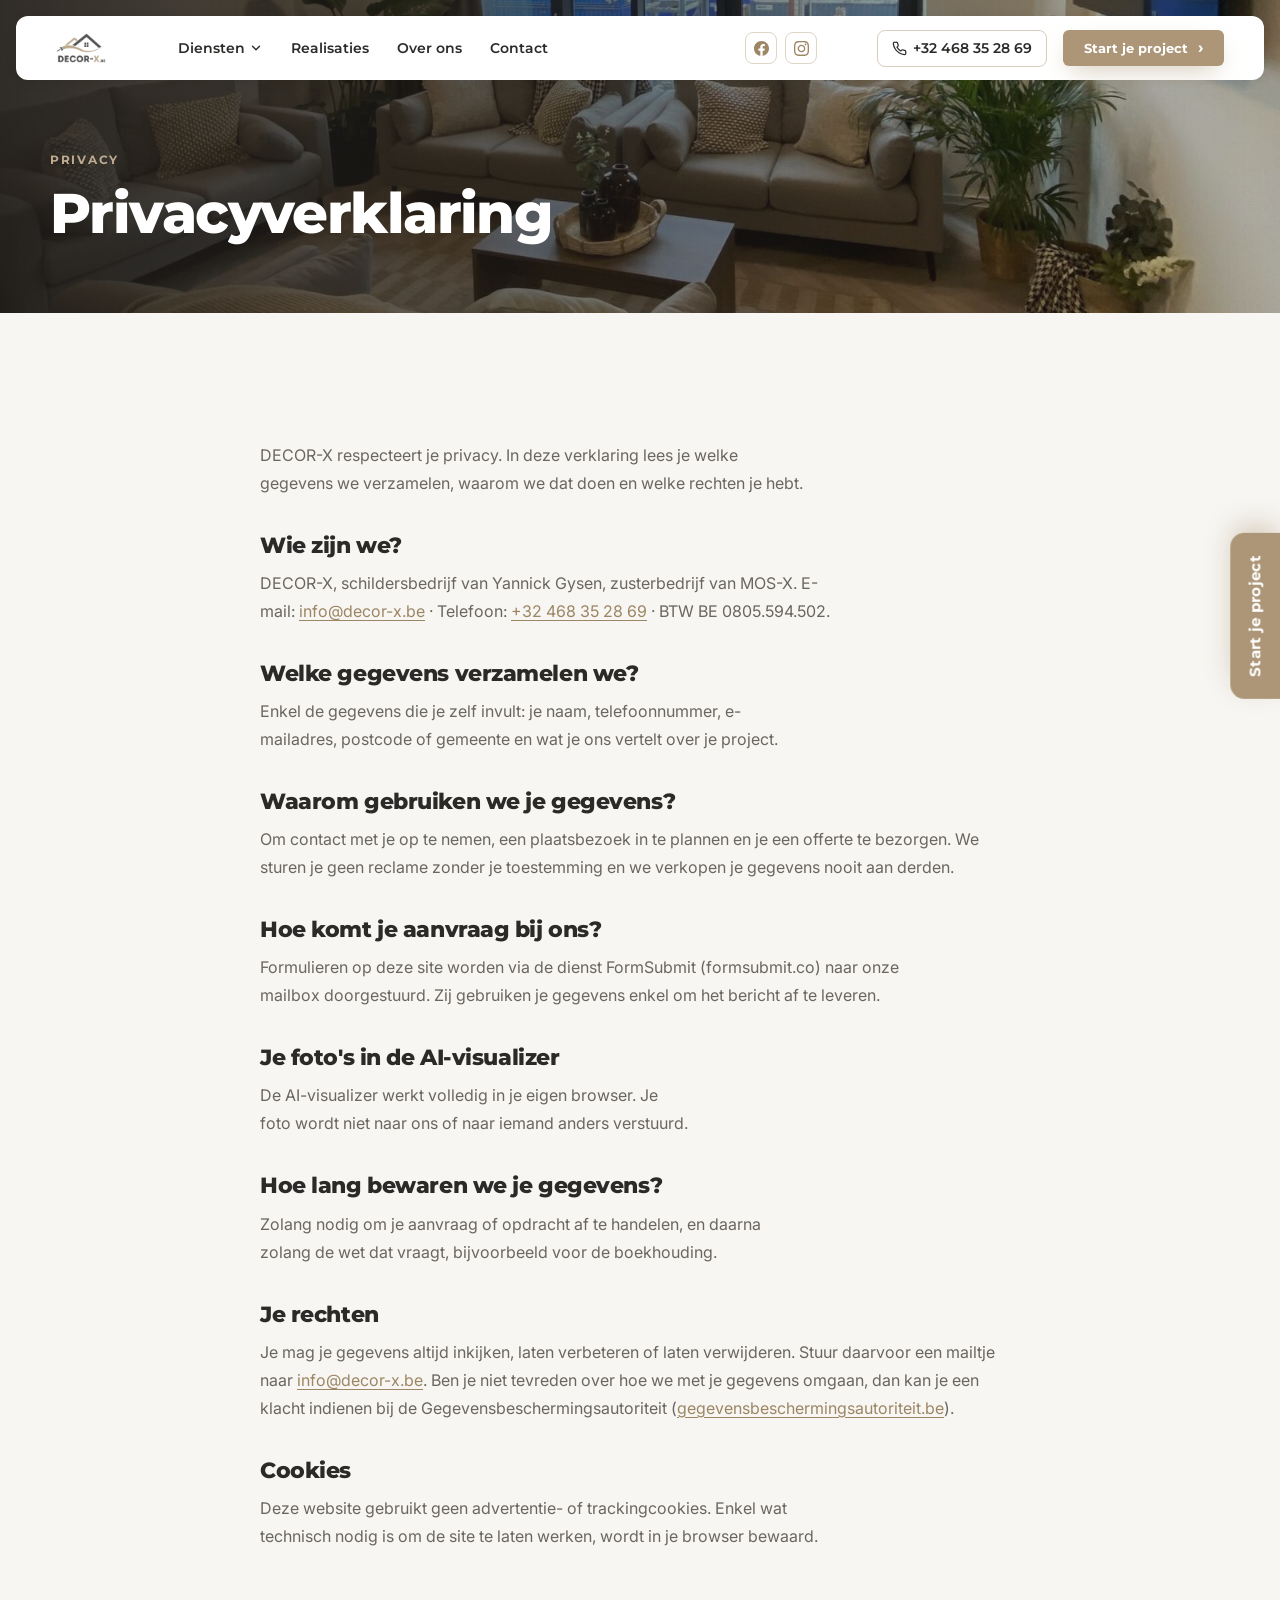
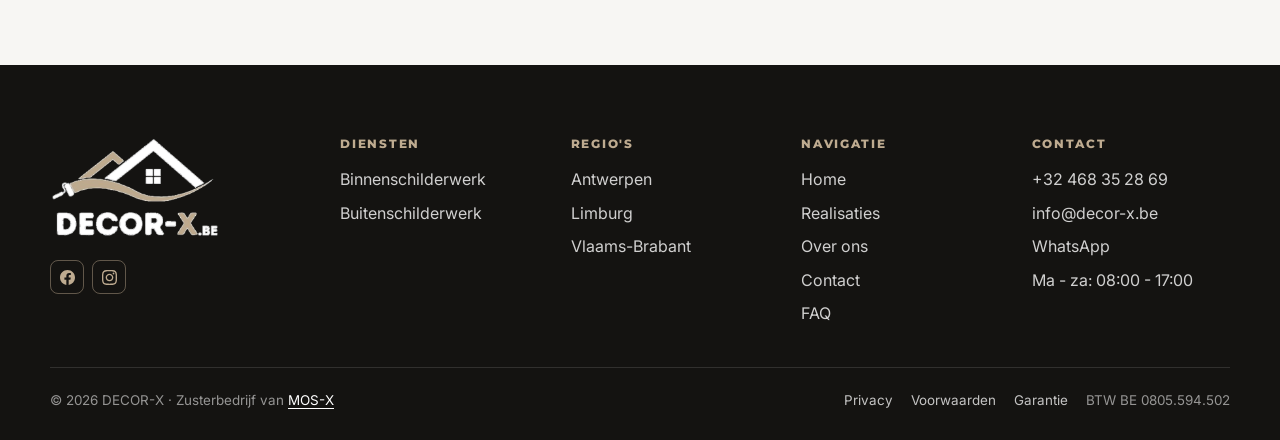
<file: privacy.html>
<!doctype html>
<html lang="nl-BE">
<head>
  <meta charset="utf-8">
  <meta name="viewport" content="width=device-width, initial-scale=1">
  <title>Privacyverklaring | DECOR-X</title>
  <meta name="description" content="Privacyverklaring van DECOR-X: welke gegevens we verzamelen, waarom en welke rechten je hebt.">
  <meta name="theme-color" content="#1f1d1b">
  <meta property="og:title" content="Privacyverklaring | DECOR-X">
  <meta property="og:description" content="Privacyverklaring van DECOR-X: welke gegevens we verzamelen, waarom en welke rechten je hebt.">
  <meta property="og:type" content="website">
  <meta property="og:url" content="https://gysenyannick.github.io/decor-x-website/privacy.html">
  <meta property="og:locale" content="nl_BE">
  <meta property="og:image" content="https://gysenyannick.github.io/decor-x-website/hero-woonkamer.jpg">
  <link rel="canonical" href="https://gysenyannick.github.io/decor-x-website/privacy.html">
  <link rel="icon" href="favicon.png">
  <link rel="preconnect" href="https://fonts.googleapis.com">
  <link rel="preconnect" href="https://fonts.gstatic.com" crossorigin>
  <link href="https://fonts.googleapis.com/css2?family=Montserrat:wght@600;700;800;900&family=Inter:wght@400;500;600&display=swap" rel="stylesheet">
  <link rel="stylesheet" href="styles.css?v=222">
</head>
<body>
  <a class="skip" href="#main">Naar de inhoud</a>

  <!-- ============ HEADER ============ -->
  <header class="header" id="header">
    <div class="header__bar">
      <a class="header__logo" href="index.html" aria-label="DECOR-X — home"><img src="logo.png" alt="DECOR-X.be" width="776" height="462"></a>
      <nav class="header__nav" id="menu" aria-label="Hoofdnavigatie">
        <div class="nav-dd">
          <a class="nav-dd__btn" href="index.html#diensten" aria-haspopup="true">Diensten <svg viewBox="0 0 24 24" width="14" height="14" fill="none" stroke="currentColor" stroke-width="2.4" stroke-linecap="round" stroke-linejoin="round" aria-hidden="true"><path d="m6 9 6 6 6-6"/></svg></a>
          <div class="nav-dd__menu">
            <a href="schilderwerken-binnen.html">Binnenschilderwerk</a>
            <a href="schilderwerken-buiten.html">Buitenschilderwerk</a>
          </div>
        </div>
        <a href="realisaties.html">Realisaties</a>
        <a href="over-ons.html">Over ons</a>
        <a href="contact.html">Contact</a>
        <a class="btn btn--accent header__nav-cta" href="#start" data-start>Start je project</a>
      </nav>
      <div class="header__right">
        <div class="header__social">
          <!-- TODO: echte links naar Facebook en Instagram invullen -->
          <a href="#" aria-label="DECOR-X op Facebook"><svg width="15" height="15" fill="currentColor" viewBox="0 0 24 24" aria-hidden="true"><path d="M24 12.073c0-6.627-5.373-12-12-12s-12 5.373-12 12c0 5.99 4.388 10.954 10.125 11.854v-8.385H7.078v-3.47h3.047V9.43c0-3.007 1.792-4.669 4.533-4.669 1.312 0 2.686.235 2.686.235v2.953H15.83c-1.491 0-1.956.925-1.956 1.874v2.25h3.328l-.532 3.47h-2.796v8.385C19.612 23.027 24 18.062 24 12.073z"/></svg></a>
          <a href="#" aria-label="DECOR-X op Instagram"><svg width="15" height="15" fill="currentColor" viewBox="0 0 24 24" aria-hidden="true"><path d="M12 2.163c3.204 0 3.584.012 4.85.07 3.252.148 4.771 1.691 4.919 4.919.058 1.265.069 1.645.069 4.849 0 3.205-.012 3.584-.069 4.849-.149 3.225-1.664 4.771-4.919 4.919-1.266.058-1.644.07-4.85.07-3.204 0-3.584-.012-4.849-.07-3.26-.149-4.771-1.699-4.919-4.92-.058-1.265-.07-1.644-.07-4.849 0-3.204.013-3.583.07-4.849.149-3.227 1.664-4.771 4.919-4.919 1.266-.057 1.645-.069 4.849-.069zm0-2.163c-3.259 0-3.667.014-4.947.072-4.358.2-6.78 2.618-6.98 6.98-.059 1.281-.073 1.689-.073 4.948 0 3.259.014 3.668.072 4.948.2 4.358 2.618 6.78 6.98 6.98 1.281.058 1.689.072 4.948.072 3.259 0 3.668-.014 4.948-.072 4.354-.2 6.782-2.618 6.979-6.98.059-1.28.073-1.689.073-4.948 0-3.259-.014-3.667-.072-4.947-.196-4.354-2.617-6.78-6.979-6.98-1.281-.059-1.69-.073-4.949-.073zm0 5.838c-3.403 0-6.162 2.759-6.162 6.162s2.759 6.163 6.162 6.163 6.162-2.759 6.162-6.163c0-3.403-2.759-6.162-6.162-6.162zm0 10.162c-2.209 0-4-1.79-4-4 0-2.209 1.791-4 4-4s4 1.791 4 4c0 2.21-1.791 4-4 4zm6.406-11.845c-.796 0-1.441.645-1.441 1.44s.645 1.44 1.441 1.44c.795 0 1.439-.645 1.439-1.44s-.644-1.44-1.439-1.44z"/></svg></a>
        </div>
        <a class="header__tel" href="tel:+32468352869"><svg viewBox="0 0 24 24" width="17" height="17" fill="none" stroke="currentColor" stroke-width="2" stroke-linecap="round" stroke-linejoin="round" aria-hidden="true"><path d="M22 16.9v3a2 2 0 0 1-2.2 2 19.8 19.8 0 0 1-8.6-3.1 19.5 19.5 0 0 1-6-6A19.8 19.8 0 0 1 2.1 4.2 2 2 0 0 1 4.1 2h3a2 2 0 0 1 2 1.7c.1 1 .4 1.9.7 2.8a2 2 0 0 1-.5 2.1L8 9.9a16 16 0 0 0 6 6l1.3-1.3a2 2 0 0 1 2.1-.4c.9.3 1.8.6 2.8.7a2 2 0 0 1 1.7 2z"/></svg>+32 468 35 28 69</a>
        <a class="btn btn--accent btn--sm" href="#start" data-start>Start je project <span aria-hidden="true">›</span></a>
        <button class="burger" id="burger" type="button" aria-label="Menu openen" aria-expanded="false" aria-controls="menu"><span></span><span></span><span></span></button>
      </div>
    </div>
  </header>

  <main id="main">
    <section class="pg-hero pg-hero--small" style="--img:url('hero-woonkamer.jpg')">
      <div class="wrap">
        <p class="eyebrow eyebrow--accent">Privacy</p>
        <h1>Privacyverklaring</h1>
      </div>
    </section>
    <section class="pg-sec">
      <div class="wrap legal">
        <p><span class="nw">DECOR-X</span> respecteert je privacy. In deze verklaring lees je welke gegevens we verzamelen, waarom we dat doen en welke rechten je hebt.</p>
        <h2>Wie zijn we?</h2>
        <p><span class="nw">DECOR-X</span>, schildersbedrijf van Yannick Gysen, zusterbedrijf van MOS-X. E-mail: <a href="mailto:info@decor-x.be">info@decor-x.be</a> · Telefoon: <a href="tel:+32468352869">+32 468 35 28 69</a> · BTW BE 0805.594.502.</p>
        <h2>Welke gegevens verzamelen we?</h2>
        <p>Enkel de gegevens die je zelf invult: je naam, telefoonnummer, e-mailadres, postcode of gemeente en wat je ons vertelt over je project.</p>
        <h2>Waarom gebruiken we je gegevens?</h2>
        <p>Om contact met je op te nemen, een plaatsbezoek in te plannen en je een offerte te bezorgen. We sturen je geen reclame zonder je toestemming en we verkopen je gegevens nooit aan derden.</p>
        <h2>Hoe komt je aanvraag bij ons?</h2>
        <p>Formulieren op deze site worden via de dienst FormSubmit (formsubmit.co) naar onze mailbox doorgestuurd. Zij gebruiken je gegevens enkel om het bericht af te leveren.</p>
        <h2>Je foto's in de AI-visualizer</h2>
        <p>De AI-visualizer werkt volledig in je eigen browser. Je foto wordt niet naar ons of naar iemand anders verstuurd.</p>
        <h2>Hoe lang bewaren we je gegevens?</h2>
        <p>Zolang nodig om je aanvraag of opdracht af te handelen, en daarna zolang de wet dat vraagt, bijvoorbeeld voor de boekhouding.</p>
        <h2>Je rechten</h2>
        <p>Je mag je gegevens altijd inkijken, laten verbeteren of laten verwijderen. Stuur daarvoor een mailtje naar <a href="mailto:info@decor-x.be">info@decor-x.be</a>. Ben je niet tevreden over hoe we met je gegevens omgaan, dan kan je een klacht indienen bij de Gegevensbeschermingsautoriteit (<a href="https://www.gegevensbeschermingsautoriteit.be" target="_blank" rel="noopener">gegevensbeschermingsautoriteit.be</a>).</p>
        <h2>Cookies</h2>
        <p>Deze website gebruikt geen advertentie- of trackingcookies. Enkel wat technisch nodig is om de site te laten werken, wordt in je browser bewaard.</p>
      </div>
    </section>
  </main>

  <!-- ============ FOOTER ============ -->
  <footer class="footer">
    <div class="wrap footer__grid">
      <div class="footer__brand">
        <img class="footer__logo" src="logo-licht.png" alt="DECOR-X.be" width="520" height="310" loading="lazy">
        <div class="footer__social">
          <a href="#" aria-label="DECOR-X op Facebook"><svg width="15" height="15" fill="currentColor" viewBox="0 0 24 24" aria-hidden="true"><path d="M24 12.073c0-6.627-5.373-12-12-12s-12 5.373-12 12c0 5.99 4.388 10.954 10.125 11.854v-8.385H7.078v-3.47h3.047V9.43c0-3.007 1.792-4.669 4.533-4.669 1.312 0 2.686.235 2.686.235v2.953H15.83c-1.491 0-1.956.925-1.956 1.874v2.25h3.328l-.532 3.47h-2.796v8.385C19.612 23.027 24 18.062 24 12.073z"/></svg></a>
          <a href="#" aria-label="DECOR-X op Instagram"><svg width="15" height="15" fill="currentColor" viewBox="0 0 24 24" aria-hidden="true"><path d="M12 2.163c3.204 0 3.584.012 4.85.07 3.252.148 4.771 1.691 4.919 4.919.058 1.265.069 1.645.069 4.849 0 3.205-.012 3.584-.069 4.849-.149 3.225-1.664 4.771-4.919 4.919-1.266.058-1.644.07-4.85.07-3.204 0-3.584-.012-4.849-.07-3.26-.149-4.771-1.699-4.919-4.92-.058-1.265-.07-1.644-.07-4.849 0-3.204.013-3.583.07-4.849.149-3.227 1.664-4.771 4.919-4.919 1.266-.057 1.645-.069 4.849-.069zm0-2.163c-3.259 0-3.667.014-4.947.072-4.358.2-6.78 2.618-6.98 6.98-.059 1.281-.073 1.689-.073 4.948 0 3.259.014 3.668.072 4.948.2 4.358 2.618 6.78 6.98 6.98 1.281.058 1.689.072 4.948.072 3.259 0 3.668-.014 4.948-.072 4.354-.2 6.782-2.618 6.979-6.98.059-1.28.073-1.689.073-4.948 0-3.259-.014-3.667-.072-4.947-.196-4.354-2.617-6.78-6.979-6.98-1.281-.059-1.69-.073-4.949-.073zm0 5.838c-3.403 0-6.162 2.759-6.162 6.162s2.759 6.163 6.162 6.163 6.162-2.759 6.162-6.163c0-3.403-2.759-6.162-6.162-6.162zm0 10.162c-2.209 0-4-1.79-4-4 0-2.209 1.791-4 4-4s4 1.791 4 4c0 2.21-1.791 4-4 4zm6.406-11.845c-.796 0-1.441.645-1.441 1.44s.645 1.44 1.441 1.44c.795 0 1.439-.645 1.439-1.44s-.644-1.44-1.439-1.44z"/></svg></a>
        </div>
      </div>
      <div>
        <h4>Diensten</h4>
        <a href="schilderwerken-binnen.html">Binnenschilderwerk</a>
        <a href="schilderwerken-buiten.html">Buitenschilderwerk</a>
      </div>
      <div>
        <h4>Regio's</h4>
        <span>Antwerpen</span>
        <span>Limburg</span>
        <span>Vlaams-Brabant</span>
      </div>
      <div>
        <h4>Navigatie</h4>
        <a href="index.html">Home</a>
        <a href="realisaties.html">Realisaties</a>
        <a href="over-ons.html">Over ons</a>
        <a href="contact.html">Contact</a>
        <a href="index.html#faq">FAQ</a>
      </div>
      <div>
        <h4>Contact</h4>
        <a href="tel:+32468352869">+32 468 35 28 69</a>
        <a href="mailto:info@decor-x.be">info@decor-x.be</a>
        <a href="https://wa.me/32468352869" target="_blank" rel="noopener">WhatsApp</a>
        <span>Ma - za: 08:00 - 17:00</span>
      </div>
    </div>
    <div class="wrap footer__bottom">
      <span>© <span id="year">2026</span> <span class="nw">DECOR-X</span> · Zusterbedrijf van <a href="https://www.mos-x.be" target="_blank" rel="noopener">MOS-X</a></span>
      <span class="footer__legal"><a href="privacy.html">Privacy</a><a href="algemene-voorwaarden.html">Voorwaarden</a><a href="garantie.html">Garantie</a><span>BTW BE 0805.594.502</span></span>
    </div>
  </footer>
  <script>
    (() => {
      const h = document.getElementById('header'), b = document.getElementById('burger'), m = document.getElementById('menu');
      const on = () => h.classList.toggle('is-stuck', scrollY > 20); addEventListener('scroll', on, { passive: true }); on();
      const set = (o) => { m.classList.toggle('is-open', o); b.setAttribute('aria-expanded', o); document.body.style.overflow = o ? 'hidden' : ''; };
      b.addEventListener('click', () => set(!m.classList.contains('is-open')));
      m.addEventListener('click', (e) => e.target.closest('a') && set(false));
      document.getElementById('year').textContent = new Date().getFullYear();
      // scroll reveal
      const els = document.querySelectorAll('.reveal');
      if ('IntersectionObserver' in window) {
        const io = new IntersectionObserver((es) => es.forEach((e) => { if (e.isIntersecting) { e.target.classList.add('is-in'); io.unobserve(e.target); } }), { threshold: .12 });
        els.forEach((el) => io.observe(el));
      } else els.forEach((el) => el.classList.add('is-in'));
      // FAQ: een vraag tegelijk open
      const d = document.querySelectorAll('.faq details');
      d.forEach((x) => x.addEventListener('toggle', () => { if (x.open) d.forEach((o) => o !== x && (o.open = false)); }));
    })();
  </script>
  <script src="start.js?v=9" defer></script>
</body>
</html>
</file>
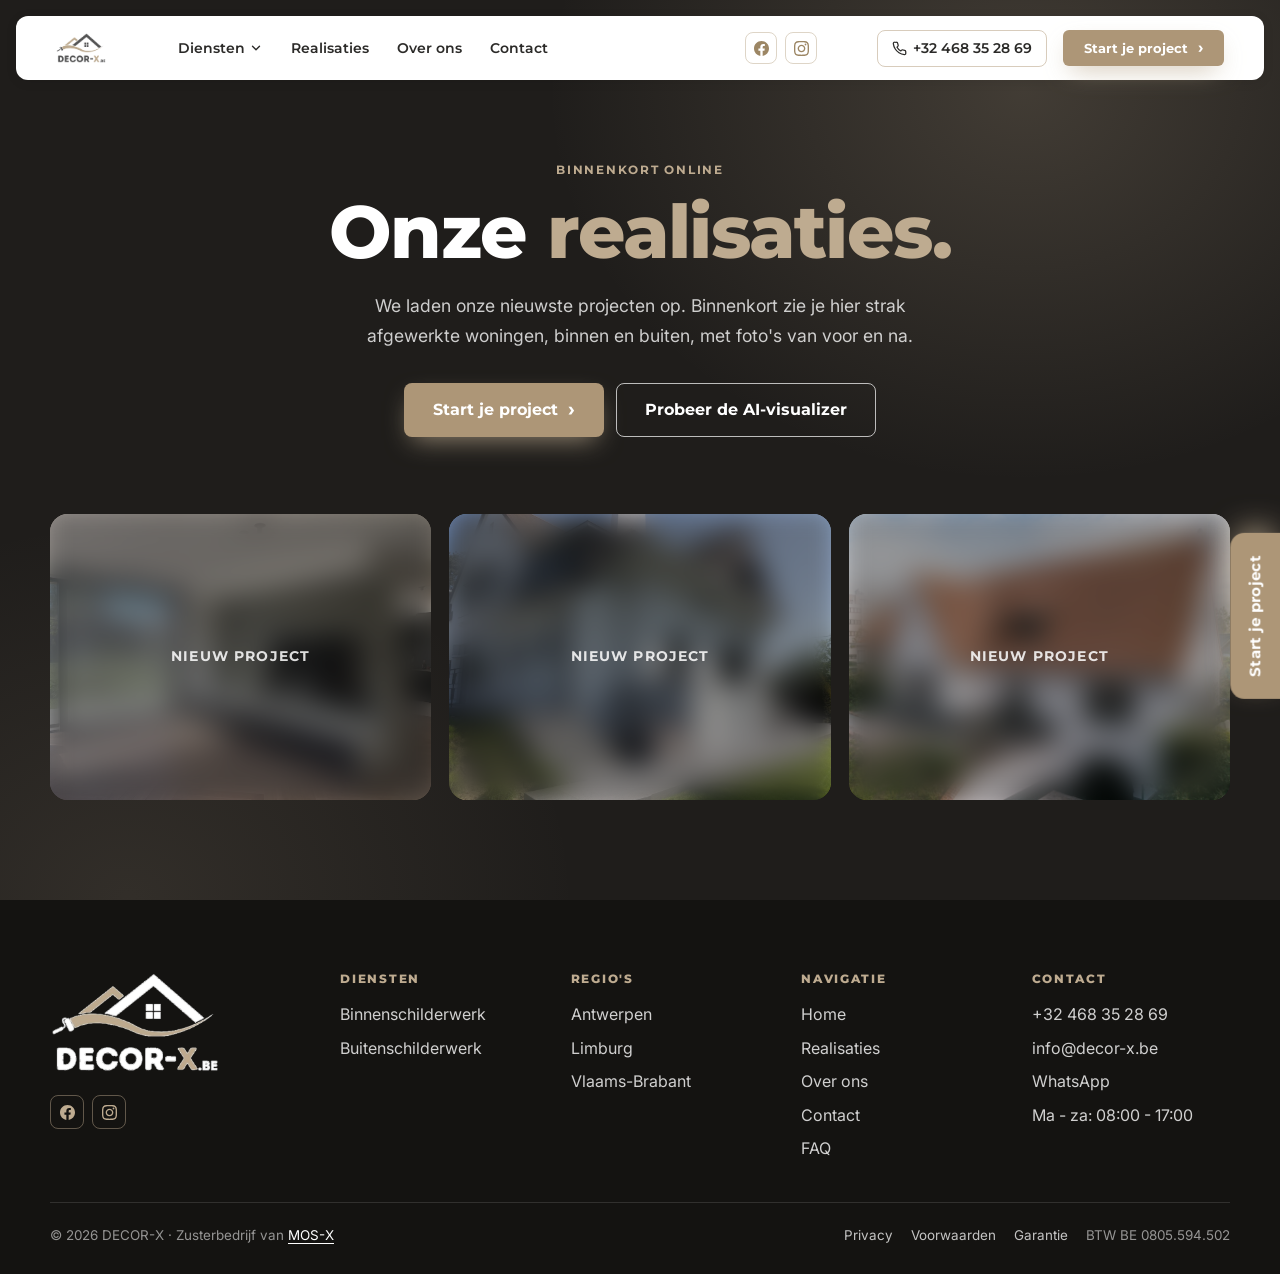
<file: realisaties.html>
<!doctype html>
<html lang="nl-BE">
<head>
  <meta charset="utf-8">
  <meta name="viewport" content="width=device-width, initial-scale=1">
  <title>Realisaties | DECOR-X</title>
  <meta name="description" content="Realisaties van DECOR-X: binnen- en buitenschilderwerk in Antwerpen, Limburg en Vlaams-Brabant. Binnenkort online.">
  <meta name="theme-color" content="#1f1d1b">
  <meta property="og:title" content="Realisaties | DECOR-X">
  <meta property="og:description" content="Realisaties van DECOR-X: binnen- en buitenschilderwerk in Antwerpen, Limburg en Vlaams-Brabant. Binnenkort online.">
  <meta property="og:type" content="website">
  <meta property="og:url" content="https://gysenyannick.github.io/decor-x-website/realisaties.html">
  <meta property="og:locale" content="nl_BE">
  <meta property="og:image" content="https://gysenyannick.github.io/decor-x-website/hero-woonkamer.jpg">
  <link rel="canonical" href="https://gysenyannick.github.io/decor-x-website/realisaties.html">
  <link rel="icon" href="favicon.png">
  <link rel="preconnect" href="https://fonts.googleapis.com">
  <link rel="preconnect" href="https://fonts.gstatic.com" crossorigin>
  <link href="https://fonts.googleapis.com/css2?family=Montserrat:wght@600;700;800;900&family=Inter:wght@400;500;600&display=swap" rel="stylesheet">
  <link rel="stylesheet" href="styles.css?v=222">
</head>
<body>
  <a class="skip" href="#main">Naar de inhoud</a>

  <!-- ============ HEADER ============ -->
  <header class="header" id="header">
    <div class="header__bar">
      <a class="header__logo" href="index.html" aria-label="DECOR-X — home"><img src="logo.png" alt="DECOR-X.be" width="776" height="462"></a>
      <nav class="header__nav" id="menu" aria-label="Hoofdnavigatie">
        <div class="nav-dd">
          <a class="nav-dd__btn" href="index.html#diensten" aria-haspopup="true">Diensten <svg viewBox="0 0 24 24" width="14" height="14" fill="none" stroke="currentColor" stroke-width="2.4" stroke-linecap="round" stroke-linejoin="round" aria-hidden="true"><path d="m6 9 6 6 6-6"/></svg></a>
          <div class="nav-dd__menu">
            <a href="schilderwerken-binnen.html">Binnenschilderwerk</a>
            <a href="schilderwerken-buiten.html">Buitenschilderwerk</a>
          </div>
        </div>
        <a href="realisaties.html">Realisaties</a>
        <a href="over-ons.html">Over ons</a>
        <a href="contact.html">Contact</a>
        <a class="btn btn--accent header__nav-cta" href="#start" data-start>Start je project</a>
      </nav>
      <div class="header__right">
        <div class="header__social">
          <!-- TODO: echte links naar Facebook en Instagram invullen -->
          <a href="#" aria-label="DECOR-X op Facebook"><svg width="15" height="15" fill="currentColor" viewBox="0 0 24 24" aria-hidden="true"><path d="M24 12.073c0-6.627-5.373-12-12-12s-12 5.373-12 12c0 5.99 4.388 10.954 10.125 11.854v-8.385H7.078v-3.47h3.047V9.43c0-3.007 1.792-4.669 4.533-4.669 1.312 0 2.686.235 2.686.235v2.953H15.83c-1.491 0-1.956.925-1.956 1.874v2.25h3.328l-.532 3.47h-2.796v8.385C19.612 23.027 24 18.062 24 12.073z"/></svg></a>
          <a href="#" aria-label="DECOR-X op Instagram"><svg width="15" height="15" fill="currentColor" viewBox="0 0 24 24" aria-hidden="true"><path d="M12 2.163c3.204 0 3.584.012 4.85.07 3.252.148 4.771 1.691 4.919 4.919.058 1.265.069 1.645.069 4.849 0 3.205-.012 3.584-.069 4.849-.149 3.225-1.664 4.771-4.919 4.919-1.266.058-1.644.07-4.85.07-3.204 0-3.584-.012-4.849-.07-3.26-.149-4.771-1.699-4.919-4.92-.058-1.265-.07-1.644-.07-4.849 0-3.204.013-3.583.07-4.849.149-3.227 1.664-4.771 4.919-4.919 1.266-.057 1.645-.069 4.849-.069zm0-2.163c-3.259 0-3.667.014-4.947.072-4.358.2-6.78 2.618-6.98 6.98-.059 1.281-.073 1.689-.073 4.948 0 3.259.014 3.668.072 4.948.2 4.358 2.618 6.78 6.98 6.98 1.281.058 1.689.072 4.948.072 3.259 0 3.668-.014 4.948-.072 4.354-.2 6.782-2.618 6.979-6.98.059-1.28.073-1.689.073-4.948 0-3.259-.014-3.667-.072-4.947-.196-4.354-2.617-6.78-6.979-6.98-1.281-.059-1.69-.073-4.949-.073zm0 5.838c-3.403 0-6.162 2.759-6.162 6.162s2.759 6.163 6.162 6.163 6.162-2.759 6.162-6.163c0-3.403-2.759-6.162-6.162-6.162zm0 10.162c-2.209 0-4-1.79-4-4 0-2.209 1.791-4 4-4s4 1.791 4 4c0 2.21-1.791 4-4 4zm6.406-11.845c-.796 0-1.441.645-1.441 1.44s.645 1.44 1.441 1.44c.795 0 1.439-.645 1.439-1.44s-.644-1.44-1.439-1.44z"/></svg></a>
        </div>
        <a class="header__tel" href="tel:+32468352869"><svg viewBox="0 0 24 24" width="17" height="17" fill="none" stroke="currentColor" stroke-width="2" stroke-linecap="round" stroke-linejoin="round" aria-hidden="true"><path d="M22 16.9v3a2 2 0 0 1-2.2 2 19.8 19.8 0 0 1-8.6-3.1 19.5 19.5 0 0 1-6-6A19.8 19.8 0 0 1 2.1 4.2 2 2 0 0 1 4.1 2h3a2 2 0 0 1 2 1.7c.1 1 .4 1.9.7 2.8a2 2 0 0 1-.5 2.1L8 9.9a16 16 0 0 0 6 6l1.3-1.3a2 2 0 0 1 2.1-.4c.9.3 1.8.6 2.8.7a2 2 0 0 1 1.7 2z"/></svg>+32 468 35 28 69</a>
        <a class="btn btn--accent btn--sm" href="#start" data-start>Start je project <span aria-hidden="true">›</span></a>
        <button class="burger" id="burger" type="button" aria-label="Menu openen" aria-expanded="false" aria-controls="menu"><span></span><span></span><span></span></button>
      </div>
    </div>
  </header>

  <main id="main">
    <section class="rp">
      <div class="wrap rp__inner">
        <p class="eyebrow eyebrow--accent">Binnenkort online</p>
        <h1>Onze <span class="hl">realisaties.</span></h1>
        <p class="rp__lead">We laden onze nieuwste projecten op. Binnenkort zie je hier strak afgewerkte woningen, binnen en buiten, met foto's van voor en na.</p>
        <div class="rp__cta">
          <a class="btn btn--accent btn--lg" href="#start" data-start>Start je project <span aria-hidden="true">›</span></a>
          <a class="btn btn--ghost btn--lg" href="index.html#visualizer">Probeer de AI-visualizer</a>
        </div>
      </div>
      <div class="wrap rp__grid" aria-hidden="true">
        <figure style="--img:url('realisatie-woonkamer.jpg')"><span>Nieuw project</span></figure>
        <figure style="--img:url('dienst-buiten.jpg')"><span>Nieuw project</span></figure>
        <figure style="--img:url('realisatie-villa.jpg')"><span>Nieuw project</span></figure>
      </div>
    </section>
  </main>

  <!-- ============ FOOTER ============ -->
  <footer class="footer">
    <div class="wrap footer__grid">
      <div class="footer__brand">
        <img class="footer__logo" src="logo-licht.png" alt="DECOR-X.be" width="520" height="310" loading="lazy">
        <div class="footer__social">
          <a href="#" aria-label="DECOR-X op Facebook"><svg width="15" height="15" fill="currentColor" viewBox="0 0 24 24" aria-hidden="true"><path d="M24 12.073c0-6.627-5.373-12-12-12s-12 5.373-12 12c0 5.99 4.388 10.954 10.125 11.854v-8.385H7.078v-3.47h3.047V9.43c0-3.007 1.792-4.669 4.533-4.669 1.312 0 2.686.235 2.686.235v2.953H15.83c-1.491 0-1.956.925-1.956 1.874v2.25h3.328l-.532 3.47h-2.796v8.385C19.612 23.027 24 18.062 24 12.073z"/></svg></a>
          <a href="#" aria-label="DECOR-X op Instagram"><svg width="15" height="15" fill="currentColor" viewBox="0 0 24 24" aria-hidden="true"><path d="M12 2.163c3.204 0 3.584.012 4.85.07 3.252.148 4.771 1.691 4.919 4.919.058 1.265.069 1.645.069 4.849 0 3.205-.012 3.584-.069 4.849-.149 3.225-1.664 4.771-4.919 4.919-1.266.058-1.644.07-4.85.07-3.204 0-3.584-.012-4.849-.07-3.26-.149-4.771-1.699-4.919-4.92-.058-1.265-.07-1.644-.07-4.849 0-3.204.013-3.583.07-4.849.149-3.227 1.664-4.771 4.919-4.919 1.266-.057 1.645-.069 4.849-.069zm0-2.163c-3.259 0-3.667.014-4.947.072-4.358.2-6.78 2.618-6.98 6.98-.059 1.281-.073 1.689-.073 4.948 0 3.259.014 3.668.072 4.948.2 4.358 2.618 6.78 6.98 6.98 1.281.058 1.689.072 4.948.072 3.259 0 3.668-.014 4.948-.072 4.354-.2 6.782-2.618 6.979-6.98.059-1.28.073-1.689.073-4.948 0-3.259-.014-3.667-.072-4.947-.196-4.354-2.617-6.78-6.979-6.98-1.281-.059-1.69-.073-4.949-.073zm0 5.838c-3.403 0-6.162 2.759-6.162 6.162s2.759 6.163 6.162 6.163 6.162-2.759 6.162-6.163c0-3.403-2.759-6.162-6.162-6.162zm0 10.162c-2.209 0-4-1.79-4-4 0-2.209 1.791-4 4-4s4 1.791 4 4c0 2.21-1.791 4-4 4zm6.406-11.845c-.796 0-1.441.645-1.441 1.44s.645 1.44 1.441 1.44c.795 0 1.439-.645 1.439-1.44s-.644-1.44-1.439-1.44z"/></svg></a>
        </div>
      </div>
      <div>
        <h4>Diensten</h4>
        <a href="schilderwerken-binnen.html">Binnenschilderwerk</a>
        <a href="schilderwerken-buiten.html">Buitenschilderwerk</a>
      </div>
      <div>
        <h4>Regio's</h4>
        <span>Antwerpen</span>
        <span>Limburg</span>
        <span>Vlaams-Brabant</span>
      </div>
      <div>
        <h4>Navigatie</h4>
        <a href="index.html">Home</a>
        <a href="realisaties.html">Realisaties</a>
        <a href="over-ons.html">Over ons</a>
        <a href="contact.html">Contact</a>
        <a href="index.html#faq">FAQ</a>
      </div>
      <div>
        <h4>Contact</h4>
        <a href="tel:+32468352869">+32 468 35 28 69</a>
        <a href="mailto:info@decor-x.be">info@decor-x.be</a>
        <a href="https://wa.me/32468352869" target="_blank" rel="noopener">WhatsApp</a>
        <span>Ma - za: 08:00 - 17:00</span>
      </div>
    </div>
    <div class="wrap footer__bottom">
      <span>© <span id="year">2026</span> <span class="nw">DECOR-X</span> · Zusterbedrijf van <a href="https://www.mos-x.be" target="_blank" rel="noopener">MOS-X</a></span>
      <span class="footer__legal"><a href="privacy.html">Privacy</a><a href="algemene-voorwaarden.html">Voorwaarden</a><a href="garantie.html">Garantie</a><span>BTW BE 0805.594.502</span></span>
    </div>
  </footer>
  <script>
    // header en mobiel menu op deze pagina
    (() => {
      const h = document.getElementById('header'), b = document.getElementById('burger'), m = document.getElementById('menu');
      const on = () => h.classList.toggle('is-stuck', scrollY > 20); addEventListener('scroll', on, { passive: true }); on();
      const set = (o) => { m.classList.toggle('is-open', o); b.setAttribute('aria-expanded', o); document.body.style.overflow = o ? 'hidden' : ''; };
      b.addEventListener('click', () => set(!m.classList.contains('is-open')));
      m.addEventListener('click', (e) => e.target.closest('a') && set(false));
      document.getElementById('year').textContent = new Date().getFullYear();
    })();
  </script>
  <script src="start.js?v=9" defer></script>
</body>
</html>
</file>
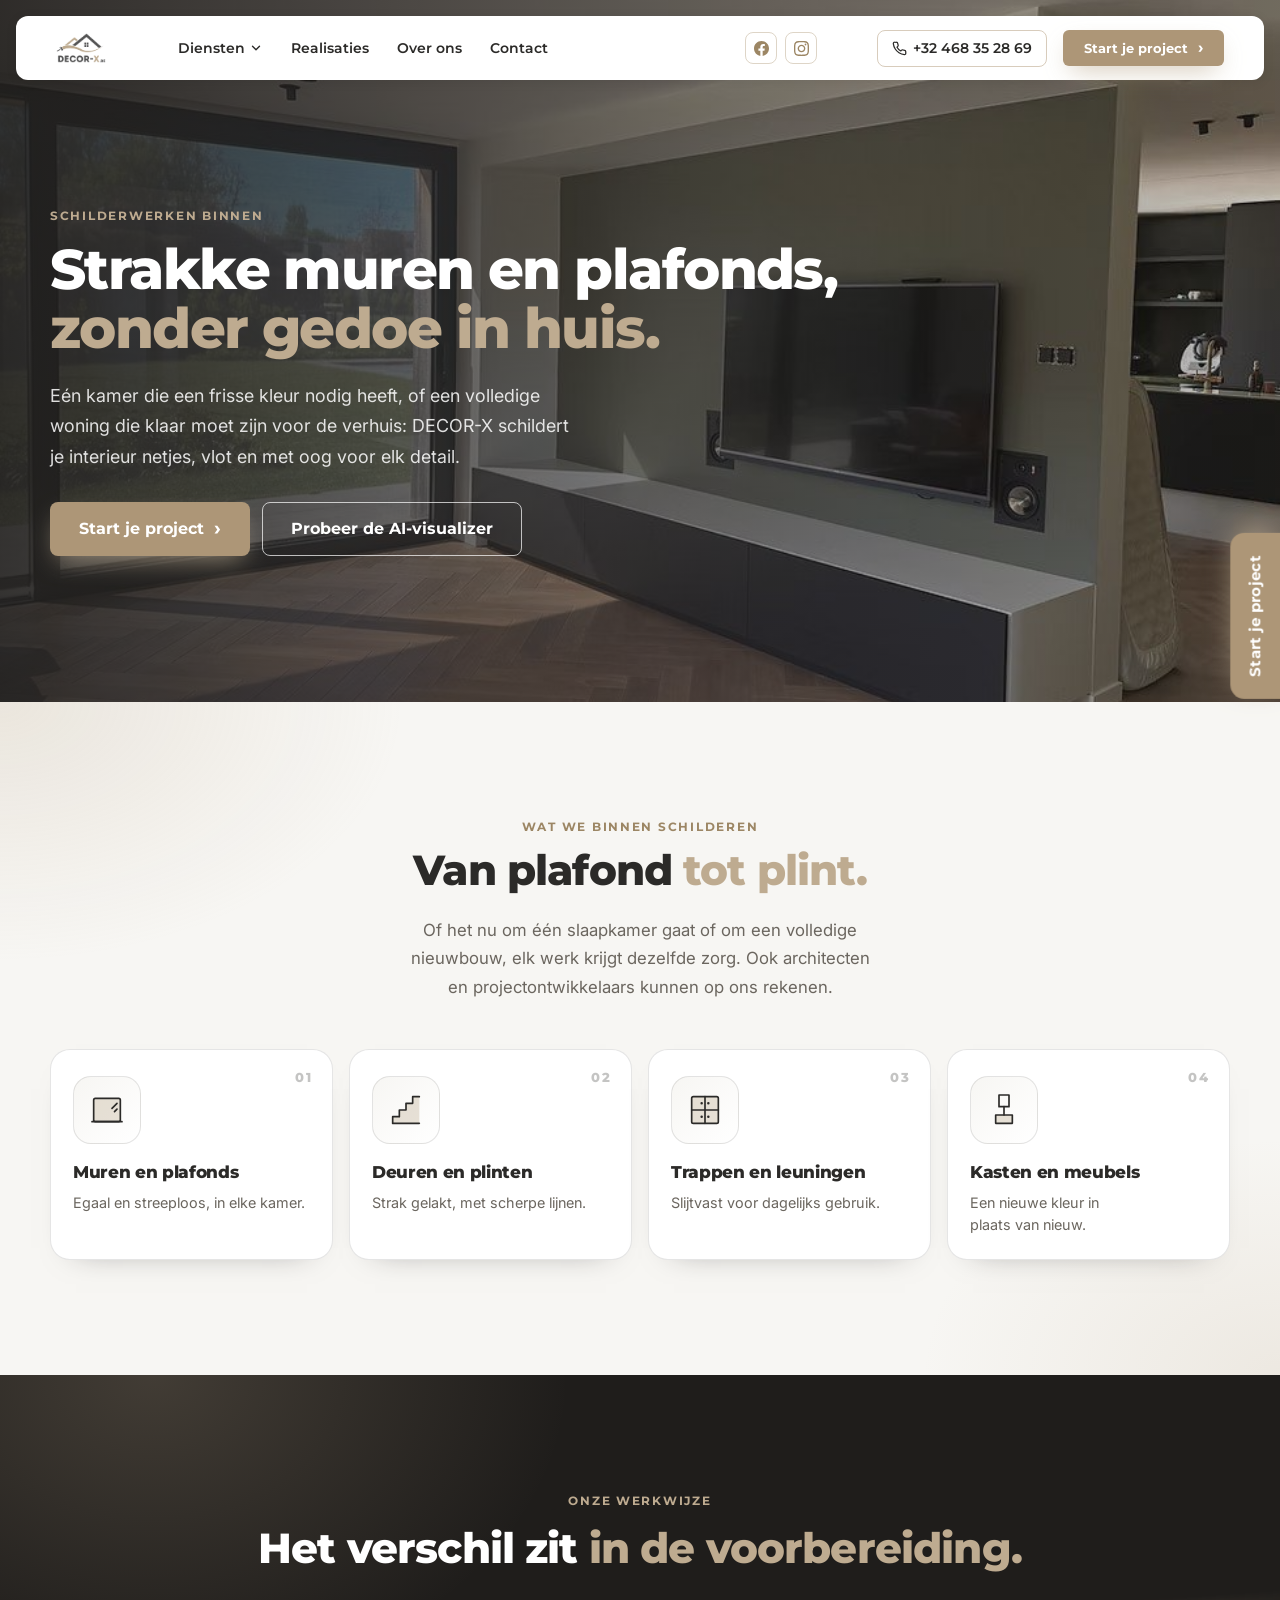
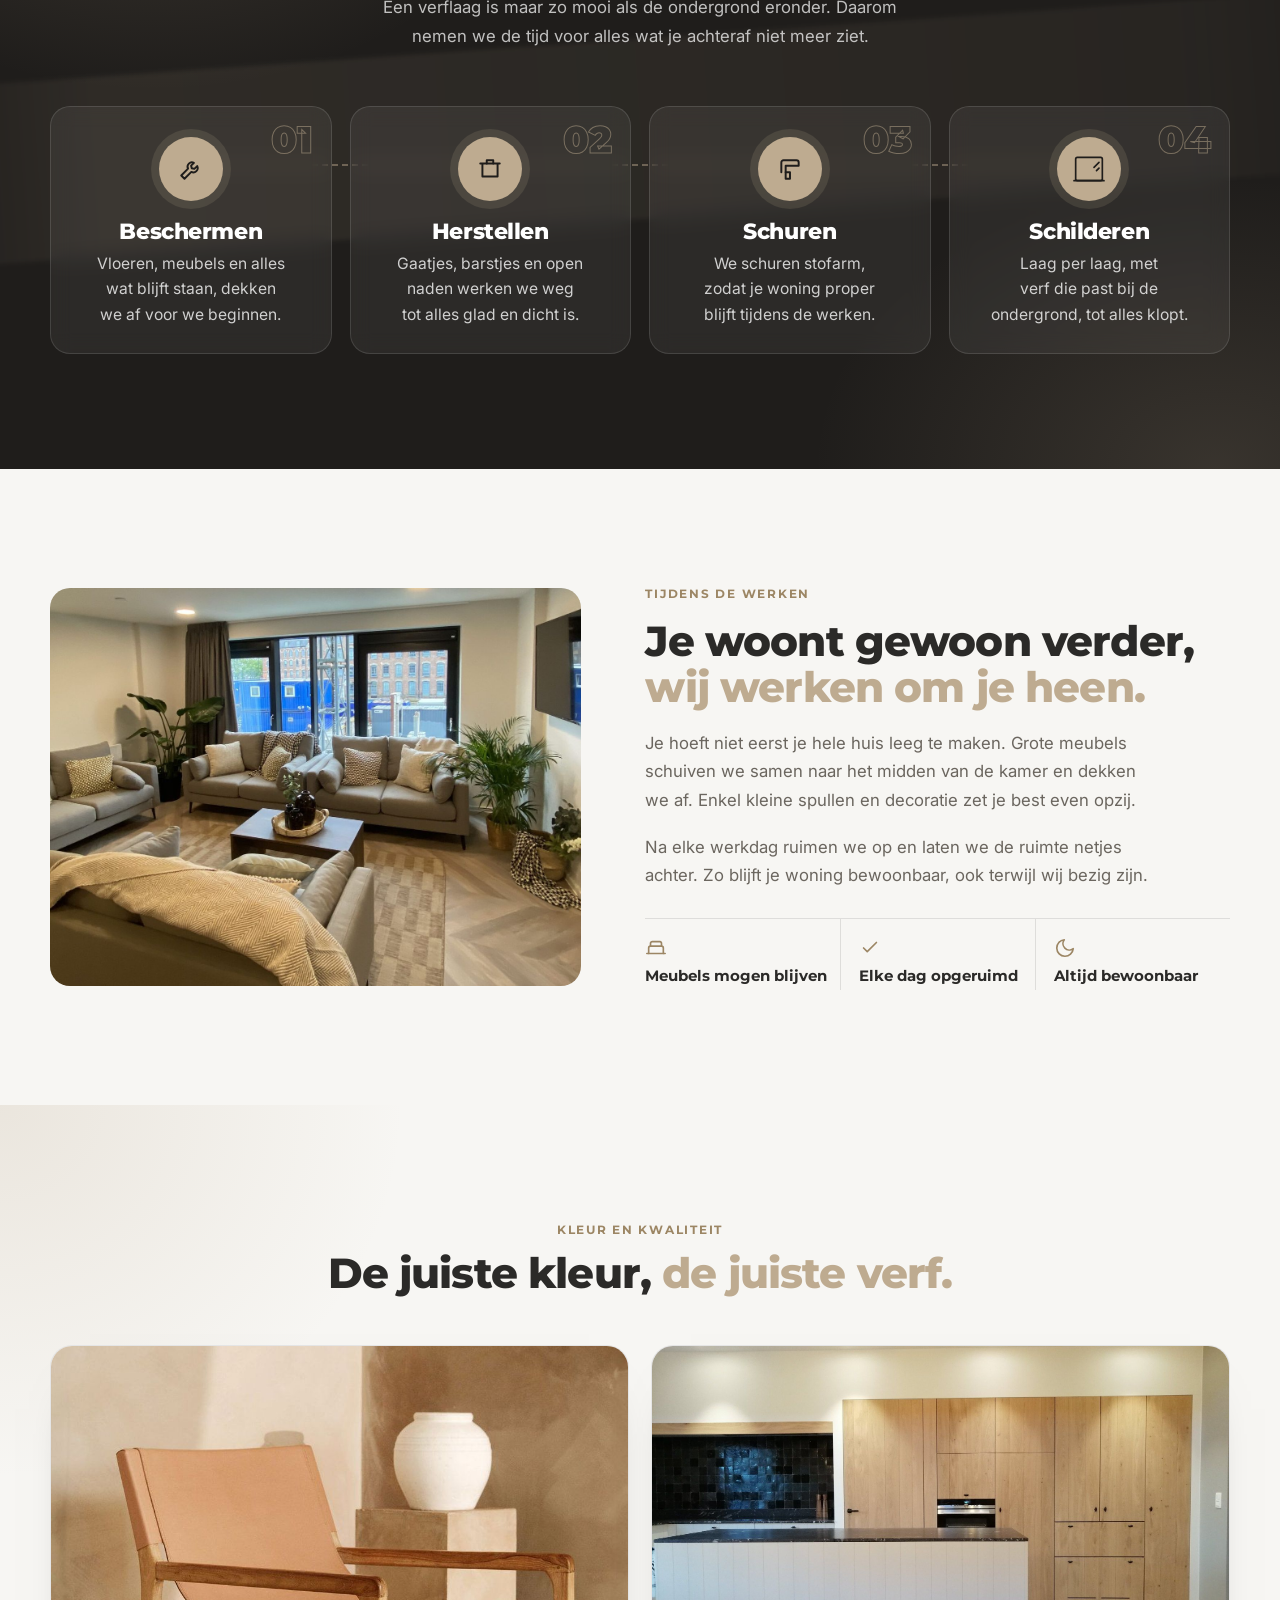
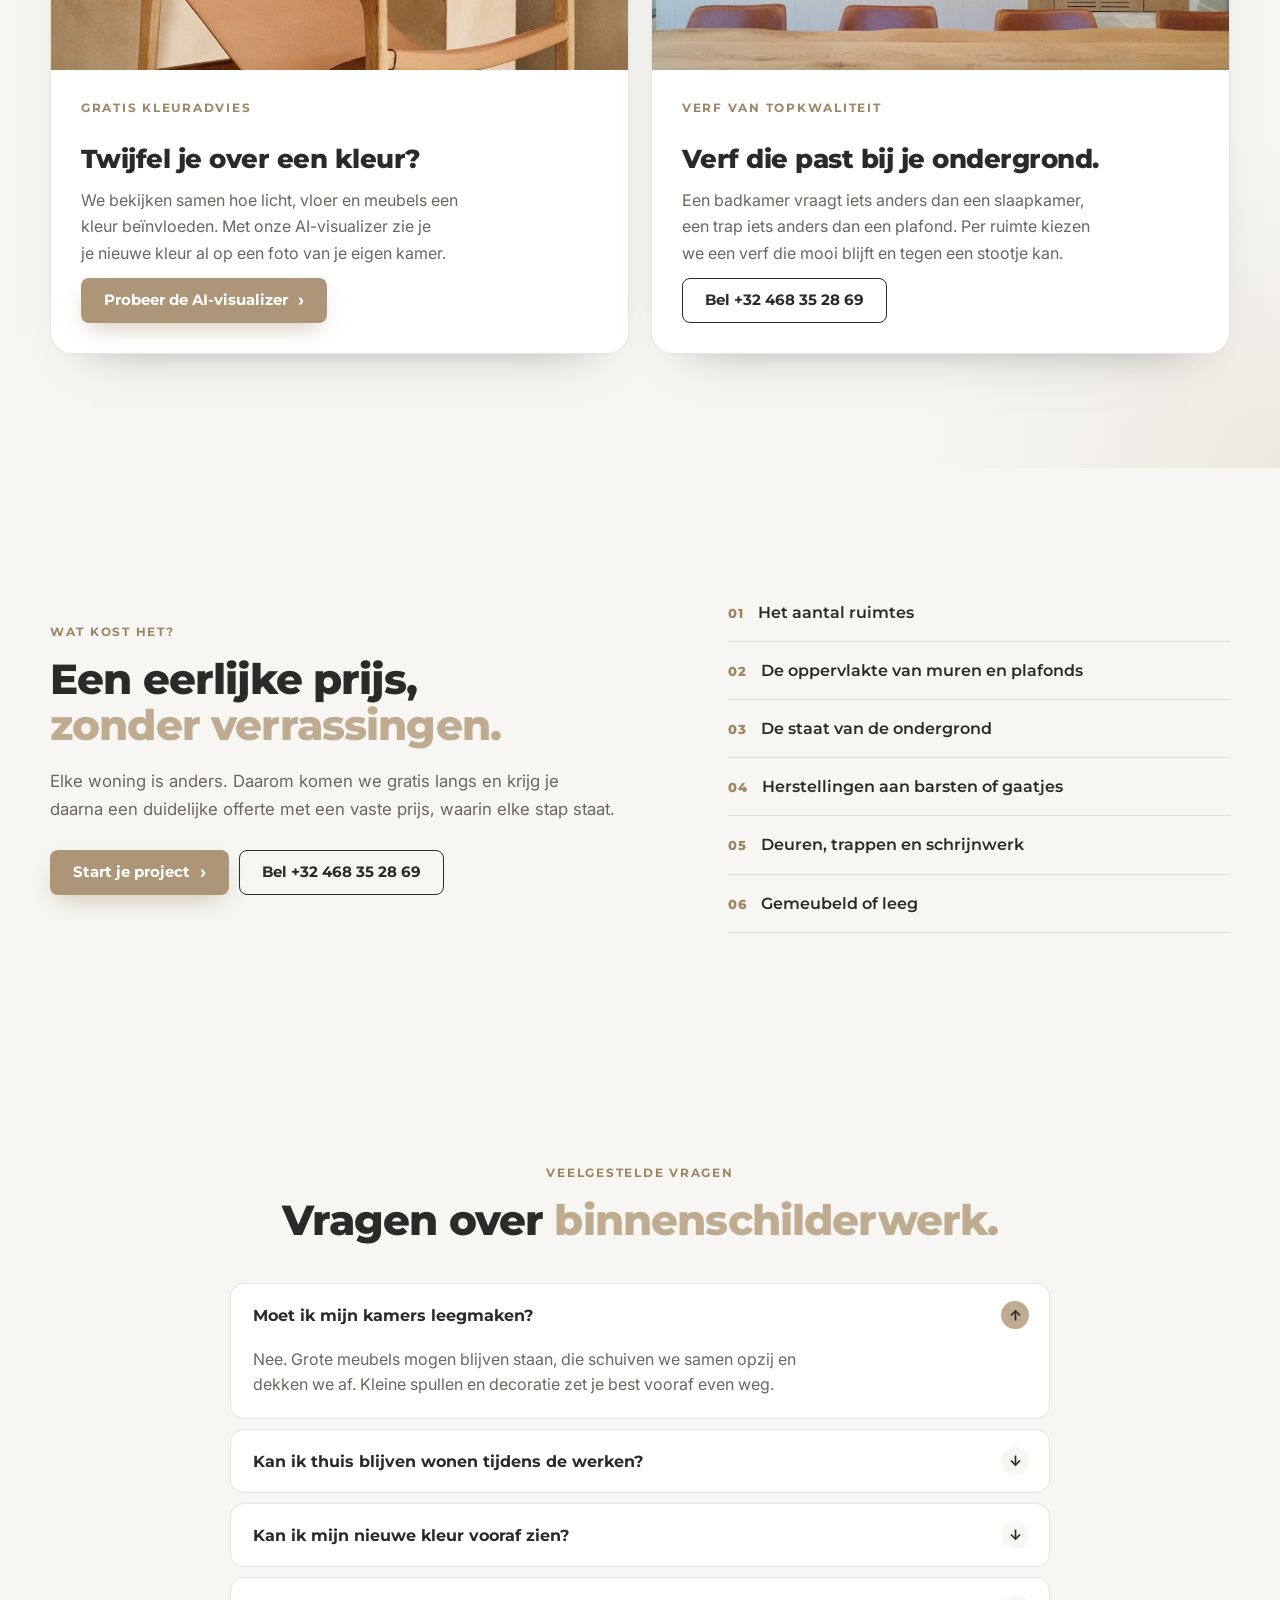
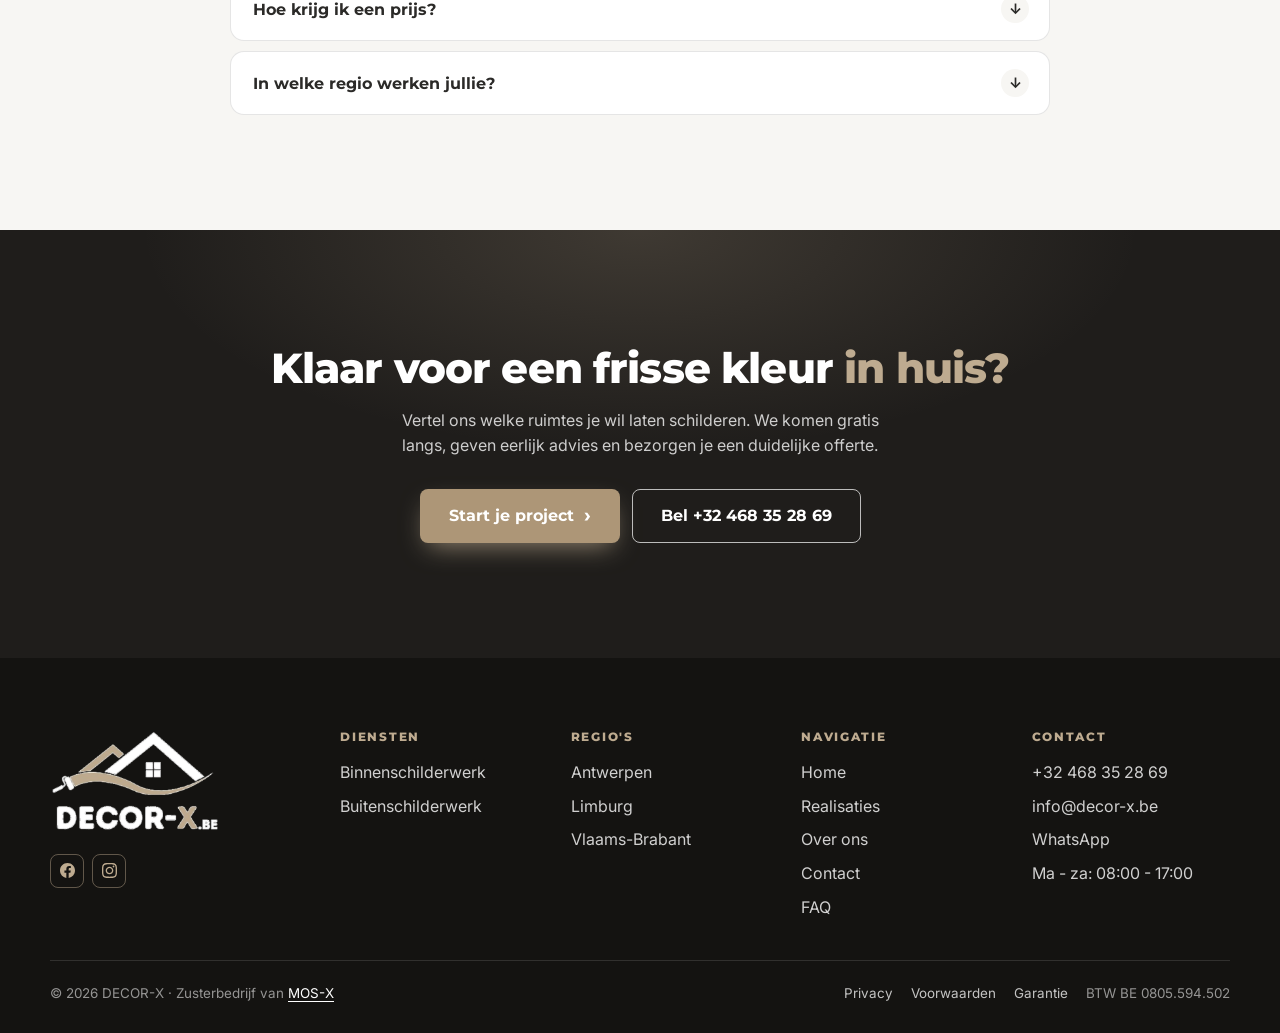
<file: schilderwerken-binnen.html>
<!doctype html>
<html lang="nl-BE">
<head>
  <meta charset="utf-8">
  <meta name="viewport" content="width=device-width, initial-scale=1">
  <title>Schilderwerken binnen | DECOR-X</title>
  <meta name="description" content="Muren, plafonds, deuren of trappen laten schilderen? DECOR-X schildert je interieur strak en netjes, met gratis kleuradvies. Actief in Antwerpen, Limburg en Vlaams-Brabant.">
  <meta name="theme-color" content="#1f1d1b">
  <meta property="og:title" content="Schilderwerken binnen | DECOR-X">
  <meta property="og:description" content="Muren, plafonds, deuren of trappen laten schilderen? DECOR-X schildert je interieur strak en netjes, met gratis kleuradvies. Actief in Antwerpen, Limburg en Vlaams-Brabant.">
  <meta property="og:type" content="website">
  <meta property="og:url" content="https://gysenyannick.github.io/decor-x-website/schilderwerken-binnen.html">
  <meta property="og:locale" content="nl_BE">
  <meta property="og:image" content="https://gysenyannick.github.io/decor-x-website/hero-woonkamer.jpg">
  <link rel="canonical" href="https://gysenyannick.github.io/decor-x-website/schilderwerken-binnen.html">
  <link rel="icon" href="favicon.png">
  <link rel="preconnect" href="https://fonts.googleapis.com">
  <link rel="preconnect" href="https://fonts.gstatic.com" crossorigin>
  <link href="https://fonts.googleapis.com/css2?family=Montserrat:wght@600;700;800;900&family=Inter:wght@400;500;600&display=swap" rel="stylesheet">
  <link rel="stylesheet" href="styles.css?v=222">
</head>
<body>
  <a class="skip" href="#main">Naar de inhoud</a>

  <!-- ============ HEADER ============ -->
  <header class="header" id="header">
    <div class="header__bar">
      <a class="header__logo" href="index.html" aria-label="DECOR-X — home"><img src="logo.png" alt="DECOR-X.be" width="776" height="462"></a>
      <nav class="header__nav" id="menu" aria-label="Hoofdnavigatie">
        <div class="nav-dd">
          <a class="nav-dd__btn" href="index.html#diensten" aria-haspopup="true">Diensten <svg viewBox="0 0 24 24" width="14" height="14" fill="none" stroke="currentColor" stroke-width="2.4" stroke-linecap="round" stroke-linejoin="round" aria-hidden="true"><path d="m6 9 6 6 6-6"/></svg></a>
          <div class="nav-dd__menu">
            <a href="schilderwerken-binnen.html">Binnenschilderwerk</a>
            <a href="schilderwerken-buiten.html">Buitenschilderwerk</a>
          </div>
        </div>
        <a href="realisaties.html">Realisaties</a>
        <a href="over-ons.html">Over ons</a>
        <a href="contact.html">Contact</a>
        <a class="btn btn--accent header__nav-cta" href="#start" data-start>Start je project</a>
      </nav>
      <div class="header__right">
        <div class="header__social">
          <!-- TODO: echte links naar Facebook en Instagram invullen -->
          <a href="#" aria-label="DECOR-X op Facebook"><svg width="15" height="15" fill="currentColor" viewBox="0 0 24 24" aria-hidden="true"><path d="M24 12.073c0-6.627-5.373-12-12-12s-12 5.373-12 12c0 5.99 4.388 10.954 10.125 11.854v-8.385H7.078v-3.47h3.047V9.43c0-3.007 1.792-4.669 4.533-4.669 1.312 0 2.686.235 2.686.235v2.953H15.83c-1.491 0-1.956.925-1.956 1.874v2.25h3.328l-.532 3.47h-2.796v8.385C19.612 23.027 24 18.062 24 12.073z"/></svg></a>
          <a href="#" aria-label="DECOR-X op Instagram"><svg width="15" height="15" fill="currentColor" viewBox="0 0 24 24" aria-hidden="true"><path d="M12 2.163c3.204 0 3.584.012 4.85.07 3.252.148 4.771 1.691 4.919 4.919.058 1.265.069 1.645.069 4.849 0 3.205-.012 3.584-.069 4.849-.149 3.225-1.664 4.771-4.919 4.919-1.266.058-1.644.07-4.85.07-3.204 0-3.584-.012-4.849-.07-3.26-.149-4.771-1.699-4.919-4.92-.058-1.265-.07-1.644-.07-4.849 0-3.204.013-3.583.07-4.849.149-3.227 1.664-4.771 4.919-4.919 1.266-.057 1.645-.069 4.849-.069zm0-2.163c-3.259 0-3.667.014-4.947.072-4.358.2-6.78 2.618-6.98 6.98-.059 1.281-.073 1.689-.073 4.948 0 3.259.014 3.668.072 4.948.2 4.358 2.618 6.78 6.98 6.98 1.281.058 1.689.072 4.948.072 3.259 0 3.668-.014 4.948-.072 4.354-.2 6.782-2.618 6.979-6.98.059-1.28.073-1.689.073-4.948 0-3.259-.014-3.667-.072-4.947-.196-4.354-2.617-6.78-6.979-6.98-1.281-.059-1.69-.073-4.949-.073zm0 5.838c-3.403 0-6.162 2.759-6.162 6.162s2.759 6.163 6.162 6.163 6.162-2.759 6.162-6.163c0-3.403-2.759-6.162-6.162-6.162zm0 10.162c-2.209 0-4-1.79-4-4 0-2.209 1.791-4 4-4s4 1.791 4 4c0 2.21-1.791 4-4 4zm6.406-11.845c-.796 0-1.441.645-1.441 1.44s.645 1.44 1.441 1.44c.795 0 1.439-.645 1.439-1.44s-.644-1.44-1.439-1.44z"/></svg></a>
        </div>
        <a class="header__tel" href="tel:+32468352869"><svg viewBox="0 0 24 24" width="17" height="17" fill="none" stroke="currentColor" stroke-width="2" stroke-linecap="round" stroke-linejoin="round" aria-hidden="true"><path d="M22 16.9v3a2 2 0 0 1-2.2 2 19.8 19.8 0 0 1-8.6-3.1 19.5 19.5 0 0 1-6-6A19.8 19.8 0 0 1 2.1 4.2 2 2 0 0 1 4.1 2h3a2 2 0 0 1 2 1.7c.1 1 .4 1.9.7 2.8a2 2 0 0 1-.5 2.1L8 9.9a16 16 0 0 0 6 6l1.3-1.3a2 2 0 0 1 2.1-.4c.9.3 1.8.6 2.8.7a2 2 0 0 1 1.7 2z"/></svg>+32 468 35 28 69</a>
        <a class="btn btn--accent btn--sm" href="#start" data-start>Start je project <span aria-hidden="true">›</span></a>
        <button class="burger" id="burger" type="button" aria-label="Menu openen" aria-expanded="false" aria-controls="menu"><span></span><span></span><span></span></button>
      </div>
    </div>
  </header>

  <main id="main">
    <!-- hero -->
    <section class="pg-hero" style="--img:url('realisatie-woonkamer.jpg')">
      <div class="wrap">
        <p class="eyebrow eyebrow--accent">Schilderwerken binnen</p>
        <h1>Strakke muren en plafonds,<br> <span class="hl">zonder gedoe in huis.</span></h1>
        <p class="pg-hero__lead">Eén kamer die een frisse kleur nodig heeft, of een volledige woning die klaar moet zijn voor de verhuis: <span class="nw">DECOR-X</span> schildert je interieur netjes, vlot en met oog voor elk detail.</p>
        <div class="pg-hero__cta">
          <a class="btn btn--accent btn--lg" href="#start" data-start>Start je project <span aria-hidden="true">›</span></a>
          <a class="btn btn--ghost btn--lg" href="index.html#visualizer">Probeer de AI-visualizer</a>
        </div>
      </div>
    </section>

    <!-- wat schilderen we -->
    <section class="pg-sec pg-sec--glow">
      <div class="wrap">
        <p class="eyebrow eyebrow--center reveal">Wat we binnen schilderen</p>
        <h2 class="sec-title reveal">Van plafond <span class="hl">tot plint.</span></h2>
        <p class="sec-sub reveal">Of het nu om één slaapkamer gaat of om een volledige nieuwbouw, elk werk krijgt dezelfde zorg. Ook architecten en projectontwikkelaars kunnen op ons rekenen.</p>
        <ul class="mats mats--4">
          <li class="mat reveal"><span class="mat__nr">01</span><span class="mat__ic"><svg viewBox="0 0 48 48" width="40" height="40" fill="none" stroke="currentColor" stroke-width="2" stroke-linecap="round" stroke-linejoin="round" aria-hidden="true"><rect fill="var(--duo)" stroke="none" x="8" y="10" width="32" height="28" rx="2"/><rect x="8" y="10" width="32" height="28" rx="2"/><path d="M30 22l6-6M33 26l3-3"/><path d="M6 38h36"/></svg></span><h3>Muren en plafonds</h3><p>Egaal en streeploos, in elke kamer.</p></li>
          <li class="mat reveal"><span class="mat__nr">02</span><span class="mat__ic"><svg viewBox="0 0 48 48" width="40" height="40" fill="none" stroke="currentColor" stroke-width="2" stroke-linecap="round" stroke-linejoin="round" aria-hidden="true"><path fill="var(--duo)" stroke="none" d="M8 40V32h8v-8h8v-8h8V8h8v32z"/><path d="M8 40V32h8v-8h8v-8h8V8h8"/><path d="M8 40h32"/></svg></span><h3>Deuren en plinten</h3><p>Strak gelakt, met scherpe lijnen.</p></li>
          <li class="mat reveal"><span class="mat__nr">03</span><span class="mat__ic"><svg viewBox="0 0 48 48" width="40" height="40" fill="none" stroke="currentColor" stroke-width="2" stroke-linecap="round" stroke-linejoin="round" aria-hidden="true"><rect fill="var(--duo)" stroke="none" x="8" y="8" width="32" height="32" rx="2"/><rect x="8" y="8" width="32" height="32" rx="2"/><path d="M24 8v32M8 24h32"/><path d="M20 16h.01M28 16h.01M20 32h.01M28 32h.01" stroke-width="3"/></svg></span><h3>Trappen en leuningen</h3><p>Slijtvast voor dagelijks gebruik.</p></li>
          <li class="mat reveal"><span class="mat__nr">04</span><span class="mat__ic"><svg viewBox="0 0 48 48" width="40" height="40" fill="none" stroke="currentColor" stroke-width="2" stroke-linecap="round" stroke-linejoin="round" aria-hidden="true"><path fill="var(--duo)" stroke="none" d="M14 30h20v10H14z"/><path d="M18 6h12v14H18z"/><path d="M24 20v10"/><path d="M14 30h20v10H14z"/></svg></span><h3>Kasten en meubels</h3><p>Een nieuwe kleur in plaats van nieuw.</p></li>
        </ul>
      </div>
    </section>

    <!-- werkwijze -->
    <section class="ap">
      <div class="wrap">
        <p class="eyebrow eyebrow--center eyebrow--accent reveal">Onze werkwijze</p>
        <h2 class="sec-title sec-title--light reveal">Het verschil zit <span class="hl">in de voorbereiding.</span></h2>
        <p class="sec-sub sec-sub--light reveal">Een verflaag is maar zo mooi als de ondergrond eronder. Daarom nemen we de tijd voor alles wat je achteraf niet meer ziet.</p>
        <ol class="ap__steps ap__steps--4">
          <li class="reveal"><span class="ap__nr">01</span><span class="ap__ic"><svg viewBox="0 0 24 24" width="26" height="26" fill="none" stroke="currentColor" stroke-width="1.8" stroke-linecap="round" stroke-linejoin="round" aria-hidden="true"><path d="M14.7 6.3a4 4 0 0 0-5.4 5.4L3 18l3 3 6.3-6.3a4 4 0 0 0 5.4-5.4l-2.6 2.6-2.4-.6-.6-2.4z"/></svg></span><h3>Beschermen</h3><p>Vloeren, meubels en alles wat blijft staan, dekken we af voor we beginnen.</p></li>
          <li class="reveal"><span class="ap__nr">02</span><span class="ap__ic"><svg viewBox="0 0 24 24" width="26" height="26" fill="none" stroke="currentColor" stroke-width="1.8" stroke-linecap="round" stroke-linejoin="round" aria-hidden="true"><path d="M3 7h18M5 7v12h14V7"/><path d="M9 7V4h6v3"/></svg></span><h3>Herstellen</h3><p>Gaatjes, barstjes en open naden werken we weg tot alles glad en dicht is.</p></li>
          <li class="reveal"><span class="ap__nr">03</span><span class="ap__ic"><svg viewBox="0 0 24 24" width="26" height="26" fill="none" stroke="currentColor" stroke-width="1.8" stroke-linecap="round" stroke-linejoin="round" aria-hidden="true"><path d="M4 15V6a2 2 0 0 1 2-2h12a2 2 0 0 1 2 2v3H8v6"/><path d="M8 15h4v6H8z"/></svg></span><h3>Schuren</h3><p>We schuren stofarm, zodat je woning proper blijft tijdens de werken.</p></li>
          <li class="reveal"><span class="ap__nr">04</span><span class="ap__ic"><svg viewBox="0 0 48 48" width="40" height="40" fill="none" stroke="currentColor" stroke-width="2" stroke-linecap="round" stroke-linejoin="round" aria-hidden="true"><rect fill="var(--duo)" stroke="none" x="8" y="10" width="32" height="28" rx="2"/><rect x="8" y="10" width="32" height="28" rx="2"/><path d="M30 22l6-6M33 26l3-3"/><path d="M6 38h36"/></svg></span><h3>Schilderen</h3><p>Laag per laag, met verf die past bij de ondergrond, tot alles klopt.</p></li>
        </ol>
      </div>
    </section>

    <!-- tijdens de werken -->
    <section class="pg-sec">
      <div class="wrap pg-split">
        <figure class="pg-split__img reveal"><img src="hero-woonkamer.jpg" alt="Ingerichte leefruimte" loading="lazy"></figure>
        <div>
          <p class="eyebrow reveal">Tijdens de werken</p>
          <h2 class="reveal">Je woont gewoon verder, <span class="hl">wij werken om je heen.</span></h2>
          <p class="reveal">Je hoeft niet eerst je hele huis leeg te maken. Grote meubels schuiven we samen naar het midden van de kamer en dekken we af. Enkel kleine spullen en decoratie zet je best even opzij.</p>
          <p class="reveal">Na elke werkdag ruimen we op en laten we de ruimte netjes achter. Zo blijft je woning bewoonbaar, ook terwijl wij bezig zijn.</p>
          <div class="gains reveal">
            <div><span><svg viewBox="0 0 24 24" width="22" height="22" fill="none" stroke="currentColor" stroke-width="1.8" stroke-linecap="round" stroke-linejoin="round" aria-hidden="true"><path d="M4 18v-6a2 2 0 0 1 2-2h12a2 2 0 0 1 2 2v6"/><path d="M2 18h20M6 10V7a2 2 0 0 1 2-2h8a2 2 0 0 1 2 2v3"/></svg></span><b>Meubels mogen blijven</b></div>
            <div><span><svg viewBox="0 0 24 24" width="22" height="22" fill="none" stroke="currentColor" stroke-width="1.8" stroke-linecap="round" stroke-linejoin="round" aria-hidden="true"><path d="M5 12l4 4L19 6"/></svg></span><b>Elke dag opgeruimd</b></div>
            <div><span><svg viewBox="0 0 24 24" width="22" height="22" fill="none" stroke="currentColor" stroke-width="1.8" stroke-linecap="round" stroke-linejoin="round" aria-hidden="true"><path d="M21 12.8A9 9 0 1 1 11.2 3a7 7 0 0 0 9.8 9.8z"/></svg></span><b>Altijd bewoonbaar</b></div>
          </div>
        </div>
      </div>
    </section>

    <!-- kleur en verf -->
    <section class="pg-sec pg-sec--glow">
      <div class="wrap">
        <p class="eyebrow eyebrow--center reveal">Kleur en kwaliteit</p>
        <h2 class="sec-title reveal">De juiste kleur, <span class="hl">de juiste verf.</span></h2>
        <div class="duo">
          <article class="duo__card reveal">
            <img src="dienst-decoratief.jpg" alt="Warme kleur op een muur" loading="lazy">
            <div class="duo__body">
              <p class="eyebrow">Gratis kleuradvies</p>
              <h3>Twijfel je over een kleur?</h3>
              <p>We bekijken samen hoe licht, vloer en meubels een kleur beïnvloeden. Met onze AI-visualizer zie je je nieuwe kleur al op een foto van je eigen kamer.</p>
              <a class="btn btn--accent" href="index.html#visualizer">Probeer de AI-visualizer <span aria-hidden="true">›</span></a>
            </div>
          </article>
          <article class="duo__card reveal">
            <img src="dienst-binnen.jpg" alt="Strak geschilderde leefruimte" loading="lazy">
            <div class="duo__body">
              <p class="eyebrow">Verf van topkwaliteit</p>
              <h3>Verf die past bij je ondergrond.</h3>
              <p>Een badkamer vraagt iets anders dan een slaapkamer, een trap iets anders dan een plafond. Per ruimte kiezen we een verf die mooi blijft en tegen een stootje kan.</p>
              <a class="btn btn--line" href="tel:+32468352869">Bel +32 468 35 28 69</a>
            </div>
          </article>
        </div>
      </div>
    </section>

    <!-- prijs -->
    <section class="pg-sec pg-sec--curve">
      <div class="wrap pg-price">
        <div>
          <p class="eyebrow reveal">Wat kost het?</p>
          <h2 class="reveal">Een eerlijke prijs, <span class="hl">zonder verrassingen.</span></h2>
          <p class="reveal">Elke woning is anders. Daarom komen we gratis langs en krijg je daarna een duidelijke offerte met een vaste prijs, waarin elke stap staat.</p>
          <div class="pg-price__cta reveal">
            <a class="btn btn--accent" href="#start" data-start>Start je project <span aria-hidden="true">›</span></a>
            <a class="btn btn--line" href="tel:+32468352869">Bel +32 468 35 28 69</a>
          </div>
        </div>
        <ol class="factors2 reveal">
          <li>Het aantal ruimtes</li>
          <li>De oppervlakte van muren en plafonds</li>
          <li>De staat van de ondergrond</li>
          <li>Herstellingen aan barsten of gaatjes</li>
          <li>Deuren, trappen en schrijnwerk</li>
          <li>Gemeubeld of leeg</li>
        </ol>
      </div>
    </section>

    <!-- FAQ -->
    <section class="faq">
      <div class="wrap faq__wrap">
        <p class="eyebrow eyebrow--center reveal">Veelgestelde vragen</p>
        <h2 class="sec-title reveal">Vragen over <span class="hl">binnenschilderwerk.</span></h2>
        <div class="faq__list reveal">
          <details open><summary>Moet ik mijn kamers leegmaken?</summary><p>Nee. Grote meubels mogen blijven staan, die schuiven we samen opzij en dekken we af. Kleine spullen en decoratie zet je best vooraf even weg.</p></details>
          <details><summary>Kan ik thuis blijven wonen tijdens de werken?</summary><p>Ja. We ruimen elke dag op en laten de ruimte netjes achter, zodat je gewoon verder kan leven.</p></details>
          <details><summary>Kan ik mijn nieuwe kleur vooraf zien?</summary><p>Ja. Met onze AI-visualizer zie je de kleur op een foto van je eigen ruimte. Tijdens het plaatsbezoek krijg je ook gratis kleuradvies.</p></details>
          <details><summary>Hoe krijg ik een prijs?</summary><p>Plan een gratis plaatsbezoek. Na het bezoek krijg je een duidelijke offerte met een vaste prijs.</p></details>
          <details><summary>In welke regio werken jullie?</summary><p>We werken in de provincies Antwerpen, Limburg en Vlaams-Brabant.</p></details>
        </div>
      </div>
    </section>

    <!-- afsluiter -->
    <section class="pg-end">
      <div class="wrap">
        <h2>Klaar voor een frisse kleur <span class="hl">in huis?</span></h2>
        <p>Vertel ons welke ruimtes je wil laten schilderen. We komen gratis langs, geven eerlijk advies en bezorgen je een duidelijke offerte.</p>
        <div class="pg-hero__cta">
          <a class="btn btn--accent btn--lg" href="#start" data-start>Start je project <span aria-hidden="true">›</span></a>
          <a class="btn btn--ghost btn--lg" href="tel:+32468352869">Bel +32 468 35 28 69</a>
        </div>
      </div>
    </section>
  </main>

  <!-- ============ FOOTER ============ -->
  <footer class="footer">
    <div class="wrap footer__grid">
      <div class="footer__brand">
        <img class="footer__logo" src="logo-licht.png" alt="DECOR-X.be" width="520" height="310" loading="lazy">
        <div class="footer__social">
          <a href="#" aria-label="DECOR-X op Facebook"><svg width="15" height="15" fill="currentColor" viewBox="0 0 24 24" aria-hidden="true"><path d="M24 12.073c0-6.627-5.373-12-12-12s-12 5.373-12 12c0 5.99 4.388 10.954 10.125 11.854v-8.385H7.078v-3.47h3.047V9.43c0-3.007 1.792-4.669 4.533-4.669 1.312 0 2.686.235 2.686.235v2.953H15.83c-1.491 0-1.956.925-1.956 1.874v2.25h3.328l-.532 3.47h-2.796v8.385C19.612 23.027 24 18.062 24 12.073z"/></svg></a>
          <a href="#" aria-label="DECOR-X op Instagram"><svg width="15" height="15" fill="currentColor" viewBox="0 0 24 24" aria-hidden="true"><path d="M12 2.163c3.204 0 3.584.012 4.85.07 3.252.148 4.771 1.691 4.919 4.919.058 1.265.069 1.645.069 4.849 0 3.205-.012 3.584-.069 4.849-.149 3.225-1.664 4.771-4.919 4.919-1.266.058-1.644.07-4.85.07-3.204 0-3.584-.012-4.849-.07-3.26-.149-4.771-1.699-4.919-4.92-.058-1.265-.07-1.644-.07-4.849 0-3.204.013-3.583.07-4.849.149-3.227 1.664-4.771 4.919-4.919 1.266-.057 1.645-.069 4.849-.069zm0-2.163c-3.259 0-3.667.014-4.947.072-4.358.2-6.78 2.618-6.98 6.98-.059 1.281-.073 1.689-.073 4.948 0 3.259.014 3.668.072 4.948.2 4.358 2.618 6.78 6.98 6.98 1.281.058 1.689.072 4.948.072 3.259 0 3.668-.014 4.948-.072 4.354-.2 6.782-2.618 6.979-6.98.059-1.28.073-1.689.073-4.948 0-3.259-.014-3.667-.072-4.947-.196-4.354-2.617-6.78-6.979-6.98-1.281-.059-1.69-.073-4.949-.073zm0 5.838c-3.403 0-6.162 2.759-6.162 6.162s2.759 6.163 6.162 6.163 6.162-2.759 6.162-6.163c0-3.403-2.759-6.162-6.162-6.162zm0 10.162c-2.209 0-4-1.79-4-4 0-2.209 1.791-4 4-4s4 1.791 4 4c0 2.21-1.791 4-4 4zm6.406-11.845c-.796 0-1.441.645-1.441 1.44s.645 1.44 1.441 1.44c.795 0 1.439-.645 1.439-1.44s-.644-1.44-1.439-1.44z"/></svg></a>
        </div>
      </div>
      <div>
        <h4>Diensten</h4>
        <a href="schilderwerken-binnen.html">Binnenschilderwerk</a>
        <a href="schilderwerken-buiten.html">Buitenschilderwerk</a>
      </div>
      <div>
        <h4>Regio's</h4>
        <span>Antwerpen</span>
        <span>Limburg</span>
        <span>Vlaams-Brabant</span>
      </div>
      <div>
        <h4>Navigatie</h4>
        <a href="index.html">Home</a>
        <a href="realisaties.html">Realisaties</a>
        <a href="over-ons.html">Over ons</a>
        <a href="contact.html">Contact</a>
        <a href="index.html#faq">FAQ</a>
      </div>
      <div>
        <h4>Contact</h4>
        <a href="tel:+32468352869">+32 468 35 28 69</a>
        <a href="mailto:info@decor-x.be">info@decor-x.be</a>
        <a href="https://wa.me/32468352869" target="_blank" rel="noopener">WhatsApp</a>
        <span>Ma - za: 08:00 - 17:00</span>
      </div>
    </div>
    <div class="wrap footer__bottom">
      <span>© <span id="year">2026</span> <span class="nw">DECOR-X</span> · Zusterbedrijf van <a href="https://www.mos-x.be" target="_blank" rel="noopener">MOS-X</a></span>
      <span class="footer__legal"><a href="privacy.html">Privacy</a><a href="algemene-voorwaarden.html">Voorwaarden</a><a href="garantie.html">Garantie</a><span>BTW BE 0805.594.502</span></span>
    </div>
  </footer>
  <script>
    (() => {
      const h = document.getElementById('header'), b = document.getElementById('burger'), m = document.getElementById('menu');
      const on = () => h.classList.toggle('is-stuck', scrollY > 20); addEventListener('scroll', on, { passive: true }); on();
      const set = (o) => { m.classList.toggle('is-open', o); b.setAttribute('aria-expanded', o); document.body.style.overflow = o ? 'hidden' : ''; };
      b.addEventListener('click', () => set(!m.classList.contains('is-open')));
      m.addEventListener('click', (e) => e.target.closest('a') && set(false));
      document.getElementById('year').textContent = new Date().getFullYear();
      // scroll reveal
      const els = document.querySelectorAll('.reveal');
      if ('IntersectionObserver' in window) {
        const io = new IntersectionObserver((es) => es.forEach((e) => { if (e.isIntersecting) { e.target.classList.add('is-in'); io.unobserve(e.target); } }), { threshold: .12 });
        els.forEach((el) => io.observe(el));
      } else els.forEach((el) => el.classList.add('is-in'));
      // FAQ: een vraag tegelijk open
      const d = document.querySelectorAll('.faq details');
      d.forEach((x) => x.addEventListener('toggle', () => { if (x.open) d.forEach((o) => o !== x && (o.open = false)); }));
    })();
  </script>
  <script src="start.js?v=9" defer></script>
</body>
</html>
</file>
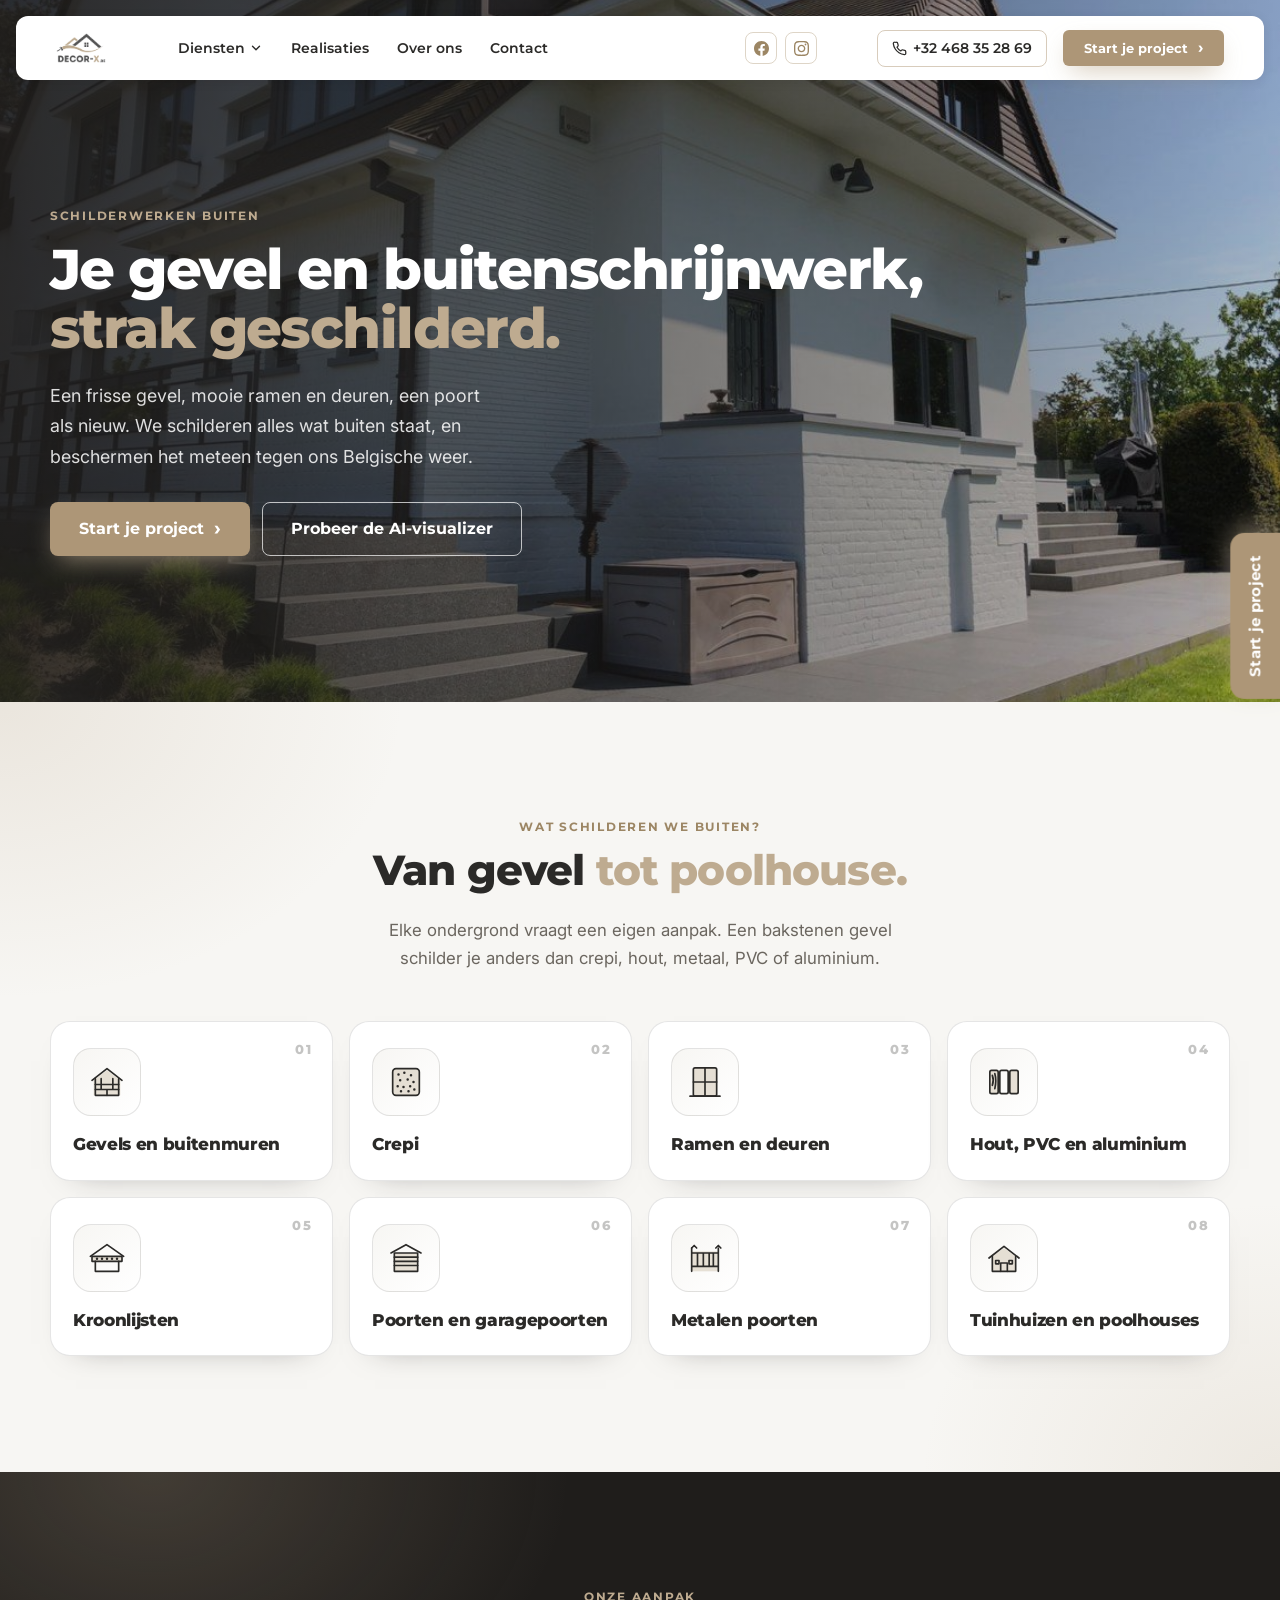
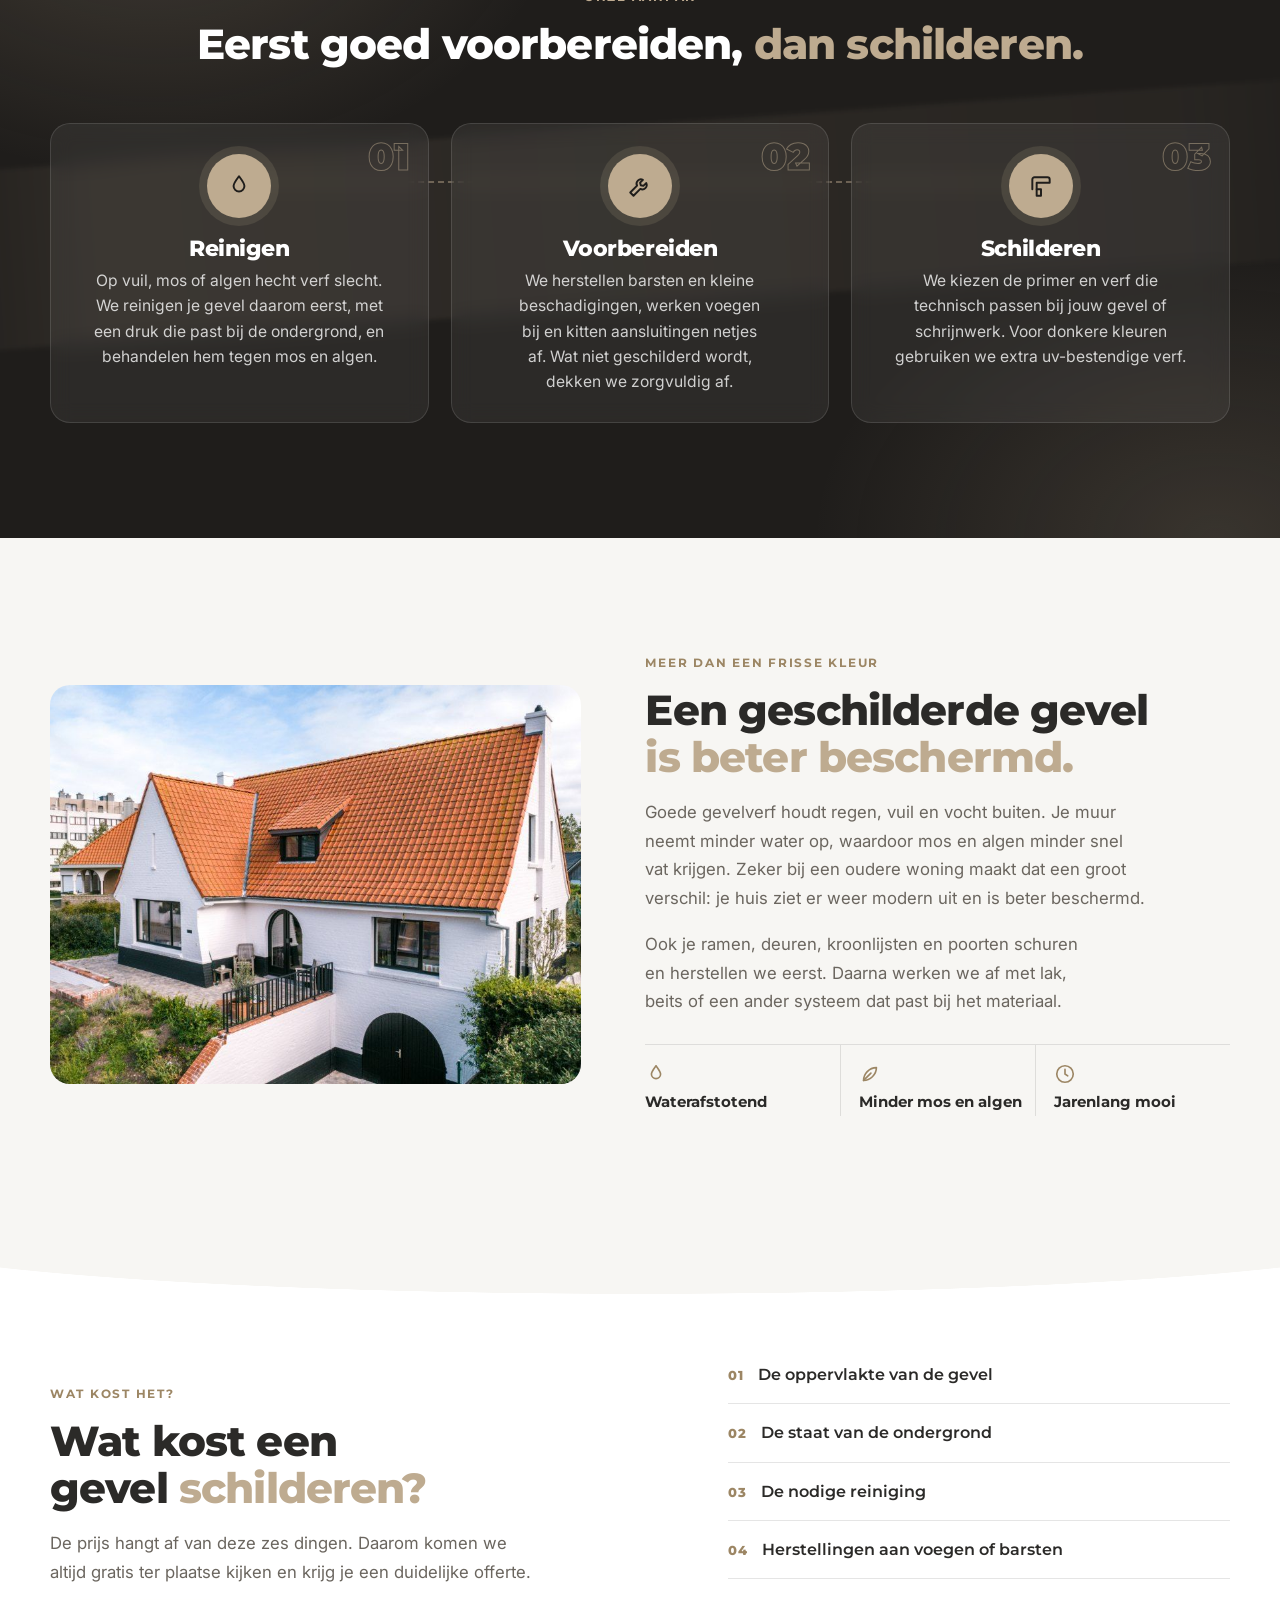
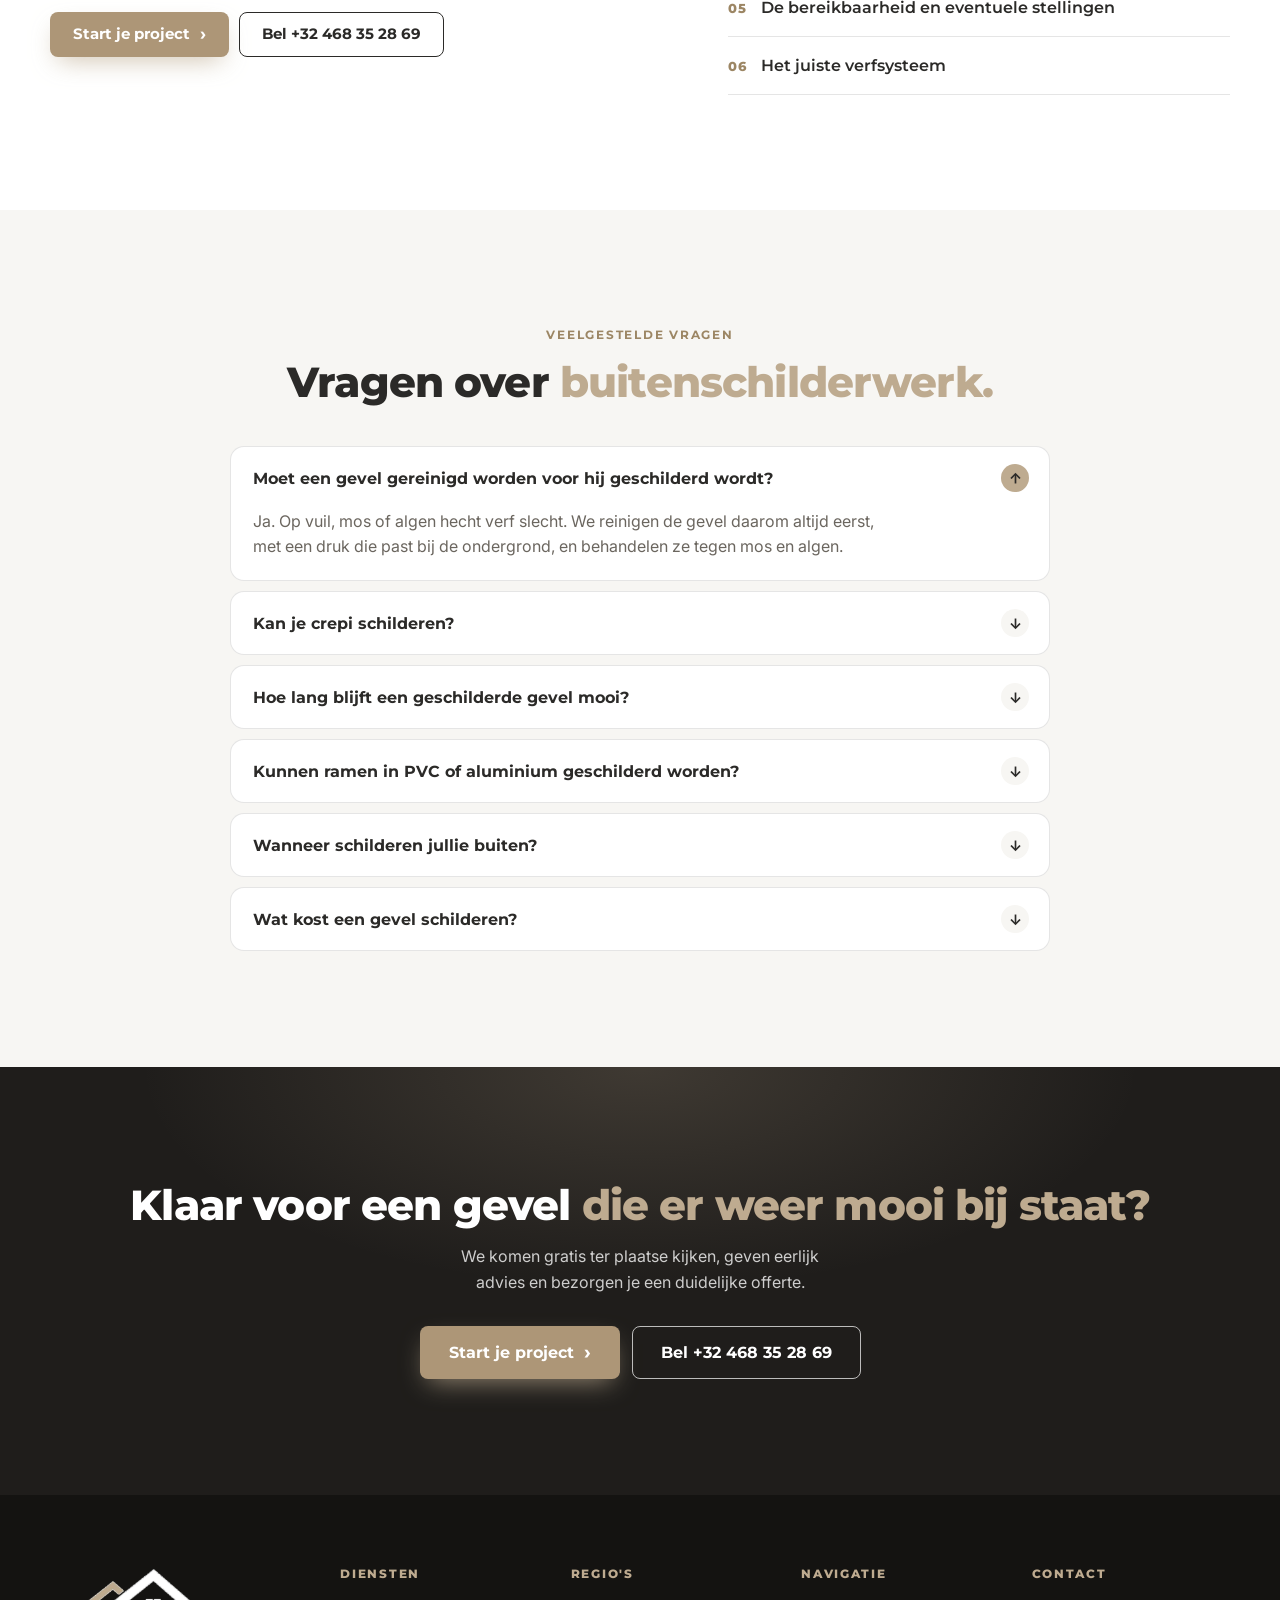
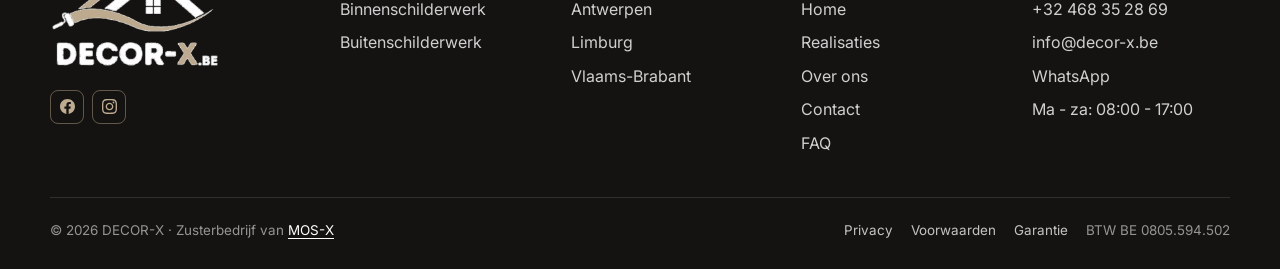
<file: schilderwerken-buiten.html>
<!doctype html>
<html lang="nl-BE">
<head>
  <meta charset="utf-8">
  <meta name="viewport" content="width=device-width, initial-scale=1">
  <title>Schilderwerken buiten | DECOR-X</title>
  <meta name="description" content="Gevel, crepi, ramen, deuren, poorten of tuinhuis laten schilderen? DECOR-X schildert al je buitenwerk in Antwerpen, Limburg en Vlaams-Brabant. Plan een gratis plaatsbezoek.">
  <meta name="theme-color" content="#1f1d1b">
  <meta property="og:title" content="Schilderwerken buiten | DECOR-X">
  <meta property="og:description" content="Gevel, crepi, ramen, deuren, poorten of tuinhuis laten schilderen? DECOR-X schildert al je buitenwerk in Antwerpen, Limburg en Vlaams-Brabant. Plan een gratis plaatsbezoek.">
  <meta property="og:type" content="website">
  <meta property="og:url" content="https://gysenyannick.github.io/decor-x-website/schilderwerken-buiten.html">
  <meta property="og:locale" content="nl_BE">
  <meta property="og:image" content="https://gysenyannick.github.io/decor-x-website/hero-woonkamer.jpg">
  <link rel="canonical" href="https://gysenyannick.github.io/decor-x-website/schilderwerken-buiten.html">
  <link rel="icon" href="favicon.png">
  <link rel="preconnect" href="https://fonts.googleapis.com">
  <link rel="preconnect" href="https://fonts.gstatic.com" crossorigin>
  <link href="https://fonts.googleapis.com/css2?family=Montserrat:wght@600;700;800;900&family=Inter:wght@400;500;600&display=swap" rel="stylesheet">
  <link rel="stylesheet" href="styles.css?v=222">
</head>
<body>
  <a class="skip" href="#main">Naar de inhoud</a>

  <!-- ============ HEADER ============ -->
  <header class="header" id="header">
    <div class="header__bar">
      <a class="header__logo" href="index.html" aria-label="DECOR-X — home"><img src="logo.png" alt="DECOR-X.be" width="776" height="462"></a>
      <nav class="header__nav" id="menu" aria-label="Hoofdnavigatie">
        <div class="nav-dd">
          <a class="nav-dd__btn" href="index.html#diensten" aria-haspopup="true">Diensten <svg viewBox="0 0 24 24" width="14" height="14" fill="none" stroke="currentColor" stroke-width="2.4" stroke-linecap="round" stroke-linejoin="round" aria-hidden="true"><path d="m6 9 6 6 6-6"/></svg></a>
          <div class="nav-dd__menu">
            <a href="schilderwerken-binnen.html">Binnenschilderwerk</a>
            <a href="schilderwerken-buiten.html">Buitenschilderwerk</a>
          </div>
        </div>
        <a href="realisaties.html">Realisaties</a>
        <a href="over-ons.html">Over ons</a>
        <a href="contact.html">Contact</a>
        <a class="btn btn--accent header__nav-cta" href="#start" data-start>Start je project</a>
      </nav>
      <div class="header__right">
        <div class="header__social">
          <!-- TODO: echte links naar Facebook en Instagram invullen -->
          <a href="#" aria-label="DECOR-X op Facebook"><svg width="15" height="15" fill="currentColor" viewBox="0 0 24 24" aria-hidden="true"><path d="M24 12.073c0-6.627-5.373-12-12-12s-12 5.373-12 12c0 5.99 4.388 10.954 10.125 11.854v-8.385H7.078v-3.47h3.047V9.43c0-3.007 1.792-4.669 4.533-4.669 1.312 0 2.686.235 2.686.235v2.953H15.83c-1.491 0-1.956.925-1.956 1.874v2.25h3.328l-.532 3.47h-2.796v8.385C19.612 23.027 24 18.062 24 12.073z"/></svg></a>
          <a href="#" aria-label="DECOR-X op Instagram"><svg width="15" height="15" fill="currentColor" viewBox="0 0 24 24" aria-hidden="true"><path d="M12 2.163c3.204 0 3.584.012 4.85.07 3.252.148 4.771 1.691 4.919 4.919.058 1.265.069 1.645.069 4.849 0 3.205-.012 3.584-.069 4.849-.149 3.225-1.664 4.771-4.919 4.919-1.266.058-1.644.07-4.85.07-3.204 0-3.584-.012-4.849-.07-3.26-.149-4.771-1.699-4.919-4.92-.058-1.265-.07-1.644-.07-4.849 0-3.204.013-3.583.07-4.849.149-3.227 1.664-4.771 4.919-4.919 1.266-.057 1.645-.069 4.849-.069zm0-2.163c-3.259 0-3.667.014-4.947.072-4.358.2-6.78 2.618-6.98 6.98-.059 1.281-.073 1.689-.073 4.948 0 3.259.014 3.668.072 4.948.2 4.358 2.618 6.78 6.98 6.98 1.281.058 1.689.072 4.948.072 3.259 0 3.668-.014 4.948-.072 4.354-.2 6.782-2.618 6.979-6.98.059-1.28.073-1.689.073-4.948 0-3.259-.014-3.667-.072-4.947-.196-4.354-2.617-6.78-6.979-6.98-1.281-.059-1.69-.073-4.949-.073zm0 5.838c-3.403 0-6.162 2.759-6.162 6.162s2.759 6.163 6.162 6.163 6.162-2.759 6.162-6.163c0-3.403-2.759-6.162-6.162-6.162zm0 10.162c-2.209 0-4-1.79-4-4 0-2.209 1.791-4 4-4s4 1.791 4 4c0 2.21-1.791 4-4 4zm6.406-11.845c-.796 0-1.441.645-1.441 1.44s.645 1.44 1.441 1.44c.795 0 1.439-.645 1.439-1.44s-.644-1.44-1.439-1.44z"/></svg></a>
        </div>
        <a class="header__tel" href="tel:+32468352869"><svg viewBox="0 0 24 24" width="17" height="17" fill="none" stroke="currentColor" stroke-width="2" stroke-linecap="round" stroke-linejoin="round" aria-hidden="true"><path d="M22 16.9v3a2 2 0 0 1-2.2 2 19.8 19.8 0 0 1-8.6-3.1 19.5 19.5 0 0 1-6-6A19.8 19.8 0 0 1 2.1 4.2 2 2 0 0 1 4.1 2h3a2 2 0 0 1 2 1.7c.1 1 .4 1.9.7 2.8a2 2 0 0 1-.5 2.1L8 9.9a16 16 0 0 0 6 6l1.3-1.3a2 2 0 0 1 2.1-.4c.9.3 1.8.6 2.8.7a2 2 0 0 1 1.7 2z"/></svg>+32 468 35 28 69</a>
        <a class="btn btn--accent btn--sm" href="#start" data-start>Start je project <span aria-hidden="true">›</span></a>
        <button class="burger" id="burger" type="button" aria-label="Menu openen" aria-expanded="false" aria-controls="menu"><span></span><span></span><span></span></button>
      </div>
    </div>
  </header>

  <main id="main">
    <!-- hero -->
    <section class="pg-hero" style="--img:url('dienst-buiten.jpg')">
      <div class="wrap">
        <p class="eyebrow eyebrow--accent">Schilderwerken buiten</p>
        <h1>Je gevel en buitenschrijnwerk,<br> <span class="hl">strak geschilderd.</span></h1>
        <p class="pg-hero__lead">Een frisse gevel, mooie ramen en deuren, een poort als nieuw. We schilderen alles wat buiten staat, en beschermen het meteen tegen ons Belgische weer.</p>
        <div class="pg-hero__cta">
          <a class="btn btn--accent btn--lg" href="#start" data-start>Start je project <span aria-hidden="true">›</span></a>
          <a class="btn btn--ghost btn--lg" href="index.html#visualizer">Probeer de AI-visualizer</a>
        </div>
      </div>
    </section>

    <!-- wat schilderen we -->
    <section class="pg-sec pg-sec--glow">
      <div class="wrap">
        <p class="eyebrow eyebrow--center reveal">Wat schilderen we buiten?</p>
        <h2 class="sec-title reveal">Van gevel <span class="hl">tot poolhouse.</span></h2>
        <p class="sec-sub reveal">Elke ondergrond vraagt een eigen aanpak. Een bakstenen gevel schilder je anders dan crepi, hout, metaal, PVC of aluminium.</p>
        <ul class="mats">
          <li class="mat reveal"><span class="mat__nr">01</span><span class="mat__ic"><svg viewBox="0 0 48 48" width="40" height="40" fill="none" stroke="currentColor" stroke-width="2" stroke-linecap="round" stroke-linejoin="round" aria-hidden="true"><path fill="var(--duo)" stroke="none" d="M8 22 24 10l16 12v18H8z"/><path d="M6 22 24 8l18 14"/><path d="M10 20v20h28V20"/><path d="M10 27h28M10 33h28M17 27v6M31 27v6M24 33v7M17 20v7M31 20v7"/></svg></span><h3>Gevels en buitenmuren</h3></li>
          <li class="mat reveal"><span class="mat__nr">02</span><span class="mat__ic"><svg viewBox="0 0 48 48" width="40" height="40" fill="none" stroke="currentColor" stroke-width="2" stroke-linecap="round" stroke-linejoin="round" aria-hidden="true"><rect fill="var(--duo)" stroke="none" x="8" y="8" width="32" height="32" rx="4"/><rect x="8" y="8" width="32" height="32" rx="4"/><path d="M15 15h.01M22 13h.01M30 16h.01M17 22h.01M26 21h.01M33 24h.01M14 29h.01M21 30h.01M29 29h.01M18 35h.01M27 35h.01M34 33h.01" stroke-width="3"/></svg></span><h3>Crepi</h3></li>
          <li class="mat reveal"><span class="mat__nr">03</span><span class="mat__ic"><svg viewBox="0 0 48 48" width="40" height="40" fill="none" stroke="currentColor" stroke-width="2" stroke-linecap="round" stroke-linejoin="round" aria-hidden="true"><rect fill="var(--duo)" stroke="none" x="10" y="7" width="28" height="34" rx="2"/><rect x="10" y="7" width="28" height="34" rx="2"/><path d="M24 7v34M10 24h28"/><path d="M6 41h36"/></svg></span><h3>Ramen en deuren</h3></li>
          <li class="mat reveal"><span class="mat__nr">04</span><span class="mat__ic"><svg viewBox="0 0 48 48" width="40" height="40" fill="none" stroke="currentColor" stroke-width="2" stroke-linecap="round" stroke-linejoin="round" aria-hidden="true"><rect fill="var(--duo)" stroke="none" x="7" y="10" width="10" height="28" rx="2"/><rect x="7" y="10" width="10" height="28" rx="2"/><rect x="19" y="10" width="10" height="28" rx="2"/><rect fill="var(--duo)" stroke="none" x="31" y="10" width="10" height="28" rx="2"/><rect x="31" y="10" width="10" height="28" rx="2"/><path d="M10 16c1.5 4 1.5 8 0 12M13 14c1.5 5 1.5 11 0 18"/></svg></span><h3>Hout, PVC en aluminium</h3></li>
          <li class="mat reveal"><span class="mat__nr">05</span><span class="mat__ic"><svg viewBox="0 0 48 48" width="40" height="40" fill="none" stroke="currentColor" stroke-width="2" stroke-linecap="round" stroke-linejoin="round" aria-hidden="true"><path fill="var(--duo)" stroke="none" d="M6 22h36v6H6z"/><path d="M4 22 24 8l20 14"/><path d="M6 22h36v6H6z"/><path d="M10 28v12h28V28"/><path d="M12 25h.01M18 25h.01M24 25h.01M30 25h.01M36 25h.01" stroke-width="3"/></svg></span><h3>Kroonlijsten</h3></li>
          <li class="mat reveal"><span class="mat__nr">06</span><span class="mat__ic"><svg viewBox="0 0 48 48" width="40" height="40" fill="none" stroke="currentColor" stroke-width="2" stroke-linecap="round" stroke-linejoin="round" aria-hidden="true"><path fill="var(--duo)" stroke="none" d="M10 18h28v22H10z"/><path d="M6 18 24 8l18 10"/><path d="M10 18h28v22H10z"/><path d="M10 23h28M10 28h28M10 33h28"/></svg></span><h3>Poorten en garagepoorten</h3></li>
          <li class="mat reveal"><span class="mat__nr">07</span><span class="mat__ic"><svg viewBox="0 0 48 48" width="40" height="40" fill="none" stroke="currentColor" stroke-width="2" stroke-linecap="round" stroke-linejoin="round" aria-hidden="true"><path fill="var(--duo)" stroke="none" d="M8 16h32v24H8z"/><path d="M8 12v28M40 12v28M8 18h32M8 34h32M15 18v16M22 18v16M29 18v16M34 18v16"/><path d="M8 12l3-3 3 3M37 12l3-3 3 3"/></svg></span><h3>Metalen poorten</h3></li>
          <li class="mat reveal"><span class="mat__nr">08</span><span class="mat__ic"><svg viewBox="0 0 48 48" width="40" height="40" fill="none" stroke="currentColor" stroke-width="2" stroke-linecap="round" stroke-linejoin="round" aria-hidden="true"><path fill="var(--duo)" stroke="none" d="M10 22 24 12l14 10v18H10z"/><path d="M6 24 24 10l18 14"/><path d="M10 22v18h28V22"/><path d="M20 40V30h8v10"/><path d="M14 27h4v4h-4zM30 27h4v4h-4z"/></svg></span><h3>Tuinhuizen en poolhouses</h3></li>
        </ul>
      </div>
    </section>

    <!-- aanpak -->
    <section class="ap">
      <div class="wrap">
        <p class="eyebrow eyebrow--center eyebrow--accent reveal">Onze aanpak</p>
        <h2 class="sec-title sec-title--light reveal">Eerst goed voorbereiden, <span class="hl">dan schilderen.</span></h2>
        <ol class="ap__steps">
          <li class="reveal"><span class="ap__nr">01</span><span class="ap__ic"><svg viewBox="0 0 24 24" width="26" height="26" fill="none" stroke="currentColor" stroke-width="1.8" stroke-linecap="round" stroke-linejoin="round" aria-hidden="true"><path d="M12 3c3 4 5 6.5 5 9a5 5 0 0 1-10 0c0-2.5 2-5 5-9z"/></svg></span><h3>Reinigen</h3><p>Op vuil, mos of algen hecht verf slecht. We reinigen je gevel daarom eerst, met een druk die past bij de ondergrond, en behandelen hem tegen mos en algen.</p></li>
          <li class="reveal"><span class="ap__nr">02</span><span class="ap__ic"><svg viewBox="0 0 24 24" width="26" height="26" fill="none" stroke="currentColor" stroke-width="1.8" stroke-linecap="round" stroke-linejoin="round" aria-hidden="true"><path d="M14.7 6.3a4 4 0 0 0-5.4 5.4L3 18l3 3 6.3-6.3a4 4 0 0 0 5.4-5.4l-2.6 2.6-2.4-.6-.6-2.4z"/></svg></span><h3>Voorbereiden</h3><p>We herstellen barsten en kleine beschadigingen, werken voegen bij en kitten aansluitingen netjes af. Wat niet geschilderd wordt, dekken we zorgvuldig af.</p></li>
          <li class="reveal"><span class="ap__nr">03</span><span class="ap__ic"><svg viewBox="0 0 24 24" width="26" height="26" fill="none" stroke="currentColor" stroke-width="1.8" stroke-linecap="round" stroke-linejoin="round" aria-hidden="true"><path d="M4 15V6a2 2 0 0 1 2-2h12a2 2 0 0 1 2 2v3H8v6"/><path d="M8 15h4v6H8z"/></svg></span><h3>Schilderen</h3><p>We kiezen de primer en verf die technisch passen bij jouw gevel of schrijnwerk. Voor donkere kleuren gebruiken we extra uv-bestendige verf.</p></li>
        </ol>
      </div>
    </section>

    <!-- bescherming -->
    <section class="pg-sec">
      <div class="wrap pg-split">
        <figure class="pg-split__img reveal"><img src="realisatie-villa.jpg" alt="Geschilderde gevel met donker schrijnwerk" loading="lazy"></figure>
        <div>
          <p class="eyebrow reveal">Meer dan een frisse kleur</p>
          <h2 class="reveal">Een geschilderde gevel <span class="hl">is beter beschermd.</span></h2>
          <p class="reveal">Goede gevelverf houdt regen, vuil en vocht buiten. Je muur neemt minder water op, waardoor mos en algen minder snel vat krijgen. Zeker bij een oudere woning maakt dat een groot verschil: je huis ziet er weer modern uit en is beter beschermd.</p>
          <p class="reveal">Ook je ramen, deuren, kroonlijsten en poorten schuren en herstellen we eerst. Daarna werken we af met lak, beits of een ander systeem dat past bij het materiaal.</p>
          <div class="gains reveal">
            <div><span><svg viewBox="0 0 24 24" width="22" height="22" fill="none" stroke="currentColor" stroke-width="1.8" stroke-linecap="round" stroke-linejoin="round" aria-hidden="true"><path d="M12 3c3 4 5 6.5 5 9a5 5 0 0 1-10 0c0-2.5 2-5 5-9z"/></svg></span><b>Waterafstotend</b></div>
            <div><span><svg viewBox="0 0 24 24" width="22" height="22" fill="none" stroke="currentColor" stroke-width="1.8" stroke-linecap="round" stroke-linejoin="round" aria-hidden="true"><path d="M5 19c7 0 14-6 14-14-8 0-14 7-14 14z"/><path d="M5 19 13 11"/></svg></span><b>Minder mos en algen</b></div>
            <div><span><svg viewBox="0 0 24 24" width="22" height="22" fill="none" stroke="currentColor" stroke-width="1.8" stroke-linecap="round" stroke-linejoin="round" aria-hidden="true"><circle cx="12" cy="12" r="9"/><path d="M12 7v5l3 2"/></svg></span><b>Jarenlang mooi</b></div>
          </div>
        </div>
      </div>
    </section>

    <!-- prijs -->
    <section class="pg-sec pg-sec--soft pg-sec--curve">
      <div class="wrap pg-price">
        <div>
          <p class="eyebrow reveal">Wat kost het?</p>
          <h2 class="reveal">Wat kost een gevel <span class="hl">schilderen?</span></h2>
          <p class="reveal">De prijs hangt af van deze zes dingen. Daarom komen we altijd gratis ter plaatse kijken en krijg je een duidelijke offerte.</p>
          <div class="pg-price__cta reveal">
            <a class="btn btn--accent" href="#start" data-start>Start je project <span aria-hidden="true">›</span></a>
            <a class="btn btn--line" href="tel:+32468352869">Bel +32 468 35 28 69</a>
          </div>
        </div>
        <ol class="factors2 reveal">
          <li>De oppervlakte van de gevel</li>
          <li>De staat van de ondergrond</li>
          <li>De nodige reiniging</li>
          <li>Herstellingen aan voegen of barsten</li>
          <li>De bereikbaarheid en eventuele stellingen</li>
          <li>Het juiste verfsysteem</li>
        </ol>
      </div>
    </section>

    <!-- FAQ -->
    <section class="faq">
      <div class="wrap faq__wrap">
        <p class="eyebrow eyebrow--center reveal">Veelgestelde vragen</p>
        <h2 class="sec-title reveal">Vragen over <span class="hl">buitenschilderwerk.</span></h2>
        <div class="faq__list reveal">
          <details open><summary>Moet een gevel gereinigd worden voor hij geschilderd wordt?</summary><p>Ja. Op vuil, mos of algen hecht verf slecht. We reinigen de gevel daarom altijd eerst, met een druk die past bij de ondergrond, en behandelen ze tegen mos en algen.</p></details>
          <details><summary>Kan je crepi schilderen?</summary><p>Ja. Crepi vraagt wel een eigen aanpak: grondig reinigen, eventuele barsten herstellen en een gevelverf die past bij de structuur van de crepi.</p></details>
          <details><summary>Hoe lang blijft een geschilderde gevel mooi?</summary><p>Met een goede voorbereiding en verf van topkwaliteit rekenen we op acht tot twaalf jaar of meer. Hoe meer regen en wind je gevel krijgt, hoe belangrijker de juiste verf.</p></details>
          <details><summary>Kunnen ramen in PVC of aluminium geschilderd worden?</summary><p>Ja. Met de juiste voorbehandeling en een verf die bedoeld is voor dat materiaal, hecht de verf goed en blijft ze lang mooi.</p></details>
          <details><summary>Wanneer schilderen jullie buiten?</summary><p>Van april tot oktober, op droge dagen boven ongeveer 10 graden. Regent het op een geplande dag, dan laten we je dat meteen weten en plannen we opnieuw in.</p></details>
          <details><summary>Wat kost een gevel schilderen?</summary><p>Dat hangt af van de oppervlakte, de staat van de ondergrond, de reiniging, de herstellingen, de bereikbaarheid en het verfsysteem. Daarom komen we eerst gratis langs. Daarna krijg je een offerte met een vaste prijs.</p></details>
        </div>
      </div>
    </section>

    <!-- afsluiter -->
    <section class="pg-end">
      <div class="wrap">
        <h2>Klaar voor een gevel <span class="hl">die er weer mooi bij staat?</span></h2>
        <p>We komen gratis ter plaatse kijken, geven eerlijk advies en bezorgen je een duidelijke offerte.</p>
        <div class="pg-hero__cta">
          <a class="btn btn--accent btn--lg" href="#start" data-start>Start je project <span aria-hidden="true">›</span></a>
          <a class="btn btn--ghost btn--lg" href="tel:+32468352869">Bel +32 468 35 28 69</a>
        </div>
      </div>
    </section>
  </main>

  <!-- ============ FOOTER ============ -->
  <footer class="footer">
    <div class="wrap footer__grid">
      <div class="footer__brand">
        <img class="footer__logo" src="logo-licht.png" alt="DECOR-X.be" width="520" height="310" loading="lazy">
        <div class="footer__social">
          <a href="#" aria-label="DECOR-X op Facebook"><svg width="15" height="15" fill="currentColor" viewBox="0 0 24 24" aria-hidden="true"><path d="M24 12.073c0-6.627-5.373-12-12-12s-12 5.373-12 12c0 5.99 4.388 10.954 10.125 11.854v-8.385H7.078v-3.47h3.047V9.43c0-3.007 1.792-4.669 4.533-4.669 1.312 0 2.686.235 2.686.235v2.953H15.83c-1.491 0-1.956.925-1.956 1.874v2.25h3.328l-.532 3.47h-2.796v8.385C19.612 23.027 24 18.062 24 12.073z"/></svg></a>
          <a href="#" aria-label="DECOR-X op Instagram"><svg width="15" height="15" fill="currentColor" viewBox="0 0 24 24" aria-hidden="true"><path d="M12 2.163c3.204 0 3.584.012 4.85.07 3.252.148 4.771 1.691 4.919 4.919.058 1.265.069 1.645.069 4.849 0 3.205-.012 3.584-.069 4.849-.149 3.225-1.664 4.771-4.919 4.919-1.266.058-1.644.07-4.85.07-3.204 0-3.584-.012-4.849-.07-3.26-.149-4.771-1.699-4.919-4.92-.058-1.265-.07-1.644-.07-4.849 0-3.204.013-3.583.07-4.849.149-3.227 1.664-4.771 4.919-4.919 1.266-.057 1.645-.069 4.849-.069zm0-2.163c-3.259 0-3.667.014-4.947.072-4.358.2-6.78 2.618-6.98 6.98-.059 1.281-.073 1.689-.073 4.948 0 3.259.014 3.668.072 4.948.2 4.358 2.618 6.78 6.98 6.98 1.281.058 1.689.072 4.948.072 3.259 0 3.668-.014 4.948-.072 4.354-.2 6.782-2.618 6.979-6.98.059-1.28.073-1.689.073-4.948 0-3.259-.014-3.667-.072-4.947-.196-4.354-2.617-6.78-6.979-6.98-1.281-.059-1.69-.073-4.949-.073zm0 5.838c-3.403 0-6.162 2.759-6.162 6.162s2.759 6.163 6.162 6.163 6.162-2.759 6.162-6.163c0-3.403-2.759-6.162-6.162-6.162zm0 10.162c-2.209 0-4-1.79-4-4 0-2.209 1.791-4 4-4s4 1.791 4 4c0 2.21-1.791 4-4 4zm6.406-11.845c-.796 0-1.441.645-1.441 1.44s.645 1.44 1.441 1.44c.795 0 1.439-.645 1.439-1.44s-.644-1.44-1.439-1.44z"/></svg></a>
        </div>
      </div>
      <div>
        <h4>Diensten</h4>
        <a href="schilderwerken-binnen.html">Binnenschilderwerk</a>
        <a href="schilderwerken-buiten.html">Buitenschilderwerk</a>
      </div>
      <div>
        <h4>Regio's</h4>
        <span>Antwerpen</span>
        <span>Limburg</span>
        <span>Vlaams-Brabant</span>
      </div>
      <div>
        <h4>Navigatie</h4>
        <a href="index.html">Home</a>
        <a href="realisaties.html">Realisaties</a>
        <a href="over-ons.html">Over ons</a>
        <a href="contact.html">Contact</a>
        <a href="index.html#faq">FAQ</a>
      </div>
      <div>
        <h4>Contact</h4>
        <a href="tel:+32468352869">+32 468 35 28 69</a>
        <a href="mailto:info@decor-x.be">info@decor-x.be</a>
        <a href="https://wa.me/32468352869" target="_blank" rel="noopener">WhatsApp</a>
        <span>Ma - za: 08:00 - 17:00</span>
      </div>
    </div>
    <div class="wrap footer__bottom">
      <span>© <span id="year">2026</span> <span class="nw">DECOR-X</span> · Zusterbedrijf van <a href="https://www.mos-x.be" target="_blank" rel="noopener">MOS-X</a></span>
      <span class="footer__legal"><a href="privacy.html">Privacy</a><a href="algemene-voorwaarden.html">Voorwaarden</a><a href="garantie.html">Garantie</a><span>BTW BE 0805.594.502</span></span>
    </div>
  </footer>
  <script>
    (() => {
      const h = document.getElementById('header'), b = document.getElementById('burger'), m = document.getElementById('menu');
      const on = () => h.classList.toggle('is-stuck', scrollY > 20); addEventListener('scroll', on, { passive: true }); on();
      const set = (o) => { m.classList.toggle('is-open', o); b.setAttribute('aria-expanded', o); document.body.style.overflow = o ? 'hidden' : ''; };
      b.addEventListener('click', () => set(!m.classList.contains('is-open')));
      m.addEventListener('click', (e) => e.target.closest('a') && set(false));
      document.getElementById('year').textContent = new Date().getFullYear();
      // scroll reveal
      const els = document.querySelectorAll('.reveal');
      if ('IntersectionObserver' in window) {
        const io = new IntersectionObserver((es) => es.forEach((e) => { if (e.isIntersecting) { e.target.classList.add('is-in'); io.unobserve(e.target); } }), { threshold: .12 });
        els.forEach((el) => io.observe(el));
      } else els.forEach((el) => el.classList.add('is-in'));
      // FAQ: een vraag tegelijk open
      const d = document.querySelectorAll('.faq details');
      d.forEach((x) => x.addEventListener('toggle', () => { if (x.open) d.forEach((o) => o !== x && (o.open = false)); }));
    })();
  </script>
  <script src="start.js?v=9" defer></script>
</body>
</html>
</file>
<file: styles.css>
/* ==========================================================
   DECOR-X — zelfde familie als MOS-X
   Antraciet + zandbeige uit het logo, Montserrat + Inter
   ========================================================== */
:root {
  --ink: #2b2a28;
  --dark: #1f1d1b;
  --paper: #f7f6f3;
  --white: #ffffff;
  --accent: #beab90;
  --accent-dark: #9c8664;
  --muted: #6b665f;
  --line: rgba(43, 42, 40, .12);
  --display: "Montserrat", "Inter", system-ui, sans-serif;
  --body: "Inter", system-ui, -apple-system, "Segoe UI", sans-serif;
  --r: 16px;
  --ease: cubic-bezier(.2, .8, .2, 1);
}

*, *::before, *::after { box-sizing: border-box; }
html { scroll-behavior: smooth; scroll-padding-top: 100px; -webkit-text-size-adjust: 100%; }
body { margin: 0; font-family: var(--body); font-size: 16px; line-height: 1.6; color: var(--ink); background: var(--paper); -webkit-font-smoothing: antialiased; overflow-x: hidden; }
img, svg { display: block; max-width: 100%; }
a { color: inherit; text-decoration: none; }
h1, h2, h3, h4, p, ul, ol, figure { margin: 0; }
ul, ol { padding: 0; list-style: none; }
button, input, textarea { font: inherit; color: inherit; }
::selection { background: var(--accent); color: var(--dark); }
:focus-visible { outline: 3px solid var(--accent-dark); outline-offset: 3px; border-radius: 6px; }

.wrap { width: min(1180px, 100% - 48px); margin-inline: auto; }
.skip { position: absolute; left: -999px; top: 8px; background: var(--dark); color: #fff; padding: 10px 16px; border-radius: 8px; z-index: 300; }
.skip:focus { left: 8px; }

h1, h2, h3, h4 { font-family: var(--display); font-weight: 800; letter-spacing: -.02em; line-height: 1.12; text-wrap: balance; }
.hl { color: var(--accent); }
/* bewijsbalk in de hero, compact zoals op mos-x.be */
.proof { margin-top: 32px; display: flex; flex-wrap: wrap; gap: 10px 14px; align-items: center; }
.proof__g { display: inline-flex; align-items: center; gap: 6px; height: 37px; padding: 0 14px; border-radius: 10px; background: #fff; color: var(--ink); font-size: .74rem; font-weight: 600; white-space: nowrap; }
.proof__g b { font-family: var(--display); font-weight: 700; font-size: .8rem; }
.proof__g .stars { color: #fbbc05; font-size: .95rem; letter-spacing: 0; }
.gword { font-family: "Product Sans", var(--body); font-weight: 500; font-size: 1.05rem; letter-spacing: -.03em; margin-right: 2px; }
.gword i { font-style: normal; }
.gword i:nth-child(1), .gword i:nth-child(4) { color: #4285f4; }
.gword i:nth-child(2), .gword i:nth-child(6) { color: #ea4335; }
.gword i:nth-child(3) { color: #fbbc05; }
.gword i:nth-child(5) { color: #34a853; }
.proof__tv { display: inline-flex; align-items: center; gap: 6px; height: 37px; padding: 0 14px; border-radius: 10px; border: 1px solid rgba(255, 255, 255, .45); color: rgba(255, 255, 255, .9); font-size: .74rem; white-space: nowrap; }
.proof__tv svg { width: 13px; height: 13px; }
.tvlogo { display: inline-flex; align-items: center; gap: 6px; }
.proof__tv b { font-family: var(--display); font-weight: 800; letter-spacing: .03em; color: #fff; font-size: .82rem; }
.proof__tv em { font-family: Georgia, serif; color: rgba(255, 255, 255, .85); }
.proof__tv i { font-family: Georgia, serif; color: #f07a3a; font-size: .82rem; }
.nw { white-space: nowrap; }
.sec-title { text-align: center; font-size: clamp(1.8rem, 3.6vw, 2.8rem); }
.sec-sub { max-width: 620px; margin: 22px auto 0; text-align: center; font-size: 1.08rem; color: var(--muted); text-wrap: balance; }
.sec-title--light { color: #fff; }
.sec-sub--light { color: rgba(255, 255, 255, .72); }
.eyebrow { font-family: var(--display); font-size: .78rem; font-weight: 700; letter-spacing: .14em; text-transform: uppercase; color: var(--accent-dark); margin-bottom: 12px; }
.eyebrow--accent { color: var(--accent); }
.eyebrow--center { text-align: center; }

/* ---------- Knoppen ---------- */
.btn { display: inline-flex; align-items: center; justify-content: center; gap: 10px; padding: 13px 22px; border-radius: 8px; border: 1.5px solid transparent; font-family: var(--display); font-weight: 700; font-size: .95rem; line-height: 1.1; cursor: pointer; white-space: nowrap; transition: background .25s, color .25s, border-color .25s, transform .3s var(--ease); }
.btn:hover { transform: translateY(-2px); }
.btn span { font-size: 1.2em; line-height: .8; }
.btn--sm { padding: 11px 18px; font-size: .88rem; }
.btn--lg { padding: 17px 28px; font-size: 1.02rem; }
.btn--accent { background: #ad9677; color: #fff; }
.btn--accent:hover { background: var(--accent-dark); }
.btn--ghost { border-color: rgba(255, 255, 255, .7); color: #fff; }
.btn--ghost:hover { background: #fff; color: var(--dark); }
.btn--line { border-color: var(--ink); color: var(--ink); }
.btn--line:hover { background: var(--ink); color: #fff; }
.btn--whatsapp { background: #25d366; color: #fff; }
.btn--whatsapp:hover { background: #1fb957; }

/* ---------- Header: zwevende witte balk met het volledige logo ---------- */
.header { position: fixed; inset: 16px 0 auto 0; z-index: 100; pointer-events: none; }
/* maten overgenomen van mos-x.be */
.header__bar { pointer-events: auto; width: min(1300px, 100% - 32px); min-height: 56px; margin-inline: auto; display: flex; align-items: center; justify-content: space-between; gap: 24px; padding: 10px 40px; background: #fff; border-radius: 12px; box-shadow: 0 2px 12px rgba(0, 0, 0, .08); transition: box-shadow .3s; }
.header.is-stuck .header__bar { box-shadow: 0 4px 18px rgba(0, 0, 0, .12); }
.header__logo img { height: 30px; width: auto; }
.header__nav { display: flex; gap: 28px; margin-right: auto; padding-left: 48px; font-family: var(--display); font-weight: 600; font-size: 14px; }
.header__nav a:not(.btn) { padding: 6px 0; transition: color .2s; }
.header__nav a:not(.btn):hover { color: var(--accent-dark); }
.header__nav-cta { display: none; }
.header__right { display: flex; align-items: center; gap: 16px; }
.header__tel { display: inline-flex; align-items: center; gap: 6px; height: 37px; padding: 0 14px; border: .8px solid rgba(190, 171, 144, .6); border-radius: 8px; font-family: var(--display); font-weight: 600; font-size: 14px; transition: border-color .2s; }
.header__tel:hover { border-color: var(--accent-dark); }
.header__right .btn--sm { height: 36px; padding: 0 20px; border-radius: 6px; font-size: 13px; font-weight: 700; }
.header__tel svg { width: 15px; height: 15px; color: var(--ink); }
.burger { display: none; width: 44px; height: 44px; border: 0; border-radius: 10px; background: transparent; cursor: pointer; position: relative; }
.burger span { position: absolute; left: 11px; right: 11px; height: 2px; background: var(--ink); border-radius: 2px; transition: transform .3s var(--ease), opacity .2s, top .3s var(--ease); }
.burger span:nth-child(1) { top: 15px; } .burger span:nth-child(2) { top: 21px; } .burger span:nth-child(3) { top: 27px; }
.burger[aria-expanded="true"] span:nth-child(1) { top: 21px; transform: rotate(45deg); }
.burger[aria-expanded="true"] span:nth-child(2) { opacity: 0; }
.burger[aria-expanded="true"] span:nth-child(3) { top: 21px; transform: rotate(-45deg); }

/* ---------- Hero ---------- */
.hero { position: relative; isolation: isolate; overflow: hidden; background: var(--dark); color: #fff; min-height: clamp(600px, 92vh, 820px); display: flex; align-items: center; padding: 140px 0 260px; }
/* zachte bocht onderaan de hero, zoals op mos-x.be */
.hero::after { content: ""; position: absolute; left: 0; right: 0; bottom: -1px; height: clamp(40px, 6vw, 90px); background: radial-gradient(ellipse 62% 100% at 50% 0, transparent 99.4%, var(--paper) 100%); pointer-events: none; }
.hero__photo { position: absolute; inset: 0; z-index: -1; background: var(--dark) url("hero-video-poster.jpg?v=4") center / cover no-repeat; }
.hero__video { position: absolute; inset: 0; width: 100%; height: 100%; object-fit: cover; object-position: center; }
.hero__photo::after { content: ""; position: absolute; inset: 0; background: linear-gradient(90deg, rgba(31, 29, 27, .85) 0%, rgba(31, 29, 27, .55) 45%, rgba(31, 29, 27, .15) 100%); }
/* regiolabel zoals bij MOS-X: Belgische vlag + tekst in de accentkleur, geen kader */
.region { display: flex; align-items: center; gap: 10px; font-family: var(--body); font-size: .76rem; font-weight: 600; letter-spacing: .12em; text-transform: uppercase; color: var(--accent); }
.region svg { flex: none; border-radius: 2px; }
.hero h1 { margin-top: 22px; max-width: 900px; font-size: clamp(2.1rem, 4.6vw, 3.9rem); font-weight: 900; line-height: 1.02; letter-spacing: -.01em; text-transform: uppercase; text-wrap: balance; }
.hero__lead { margin-top: 20px; max-width: 500px; font-size: clamp(1.05rem, 1.4vw, 1.2rem); color: rgba(255, 255, 255, .86); text-wrap: balance; }
.hero__cta { display: flex; flex-wrap: wrap; gap: 12px; margin-top: 32px; }
/* reviewscore, zoals bij MOS-X */
.stars { color: #fbbc05; letter-spacing: 2px; }

/* ---------- Projectkeuze: kaart die over de hero schuift ---------- */
.picker-section { position: relative; z-index: 2; margin-top: calc(clamp(-130px, -8.5vw, -60px) - 46px); padding-bottom: clamp(56px, 7vw, 96px); }
.picker { background: #fff; border-radius: 20px; padding: clamp(24px, 3.4vw, 40px); box-shadow: 0 30px 60px -38px rgba(31, 29, 27, .55); text-align: center; }
.picker__title { font-size: clamp(1.4rem, 2.6vw, 2rem); }
.picker__sub { margin-top: 6px; color: var(--muted); }
.picker__grid { margin: 24px auto 0; max-width: 760px; display: grid; grid-template-columns: repeat(2, 1fr); gap: 14px; }
.pick { position: relative; display: block; border-radius: 14px; overflow: hidden; border: 1.5px solid var(--line); background: #fff; text-align: left; transition: border-color .25s, transform .3s var(--ease), box-shadow .3s; }
.pick img { width: 100%; aspect-ratio: 4 / 3; object-fit: cover; transition: transform .6s var(--ease); }
.pick span { display: flex; align-items: center; justify-content: space-between; padding: 14px 16px; font-family: var(--display); font-weight: 700; font-size: .98rem; }
.pick span::after { content: ""; width: 18px; height: 18px; border-radius: 50%; border: 2px solid var(--line); flex: none; transition: background .25s, border-color .25s; }
.pick:hover { border-color: var(--accent); transform: translateY(-3px); box-shadow: 0 18px 30px -22px rgba(31, 29, 27, .5); }
.pick:hover img { transform: scale(1.05); }
.pick:hover span::after { background: var(--accent); border-color: var(--accent); }

/* ---------- Garanties ---------- */
.guarantees { padding: clamp(56px, 7vw, 96px) 0; }
.guar__main { margin-top: clamp(26px, 3.4vw, 40px); display: grid; grid-template-columns: 1fr 1fr; gap: 14px; }
.guar { background: #fff; border: 1px solid var(--line); border-radius: var(--r); padding: 22px 24px; }
.guar--big { background: var(--dark); color: #fff; border: 0; display: flex; align-items: center; gap: 18px; padding: 26px 28px; }
.guar--big b { flex: none; font-family: var(--display); font-weight: 800; font-size: clamp(1.8rem, 3.2vw, 2.6rem); color: var(--accent); line-height: 1; }
.guar--big span { min-width: 0; color: rgba(255, 255, 255, .82); text-wrap: balance; }
.guar--big small { display: block; margin-top: 4px; font-size: .8rem; color: rgba(255, 255, 255, .55); }
.guar__grid { margin-top: 14px; display: grid; grid-template-columns: repeat(4, 1fr); gap: 14px; }
.guar h3 { font-size: 1.05rem; }
.guar p { margin-top: 6px; font-size: .92rem; color: var(--muted); text-wrap: pretty; }

/* ---------- Richtprijscalculator ---------- */
.picker-section .wrap { width: min(1300px, 100% - 32px); }
.calc { display: grid; grid-template-columns: minmax(350px, 1fr) 2.3fr; background: #fff; border-radius: 20px; overflow: hidden; box-shadow: 0 30px 60px -38px rgba(31, 29, 27, .55); }
.calc__intro { position: relative; padding: clamp(24px, 3vw, 40px) clamp(22px, 2.6vw, 40px) 170px; border-right: 1px solid var(--line); }
.calc__intro::after { content: ""; position: absolute; inset: auto 0 0; height: 180px; background: url("dienst-binnen.jpg") center / cover; filter: grayscale(1); opacity: .35; -webkit-mask-image: linear-gradient(to bottom, transparent, #000 70%); mask-image: linear-gradient(to bottom, transparent, #000 70%); }
.calc__intro h2 { font-size: clamp(1.4rem, 2vw, 1.7rem); line-height: 1.2; text-wrap: balance; }
.calc__bullets { margin-top: 22px; display: grid; gap: 10px; color: var(--muted); font-size: .96rem; }
.calc__bullets li { display: flex; align-items: center; gap: 12px; }
.calc__bullets li::before { content: ""; width: 8px; height: 8px; border-radius: 50%; background: var(--accent); flex: none; }
.calc__main { padding: clamp(20px, 2.6vw, 34px) clamp(20px, 3.6vw, 56px) clamp(20px, 2.4vw, 30px); min-width: 0; }
.calc__tabs { display: flex; justify-content: center; gap: clamp(12px, 2vw, 40px); overflow-x: auto; scrollbar-width: none; }
.calc__tabs li { flex: none; padding-bottom: 8px; border-bottom: 3px solid var(--paper); font-family: var(--display); font-size: .92rem; color: var(--muted); white-space: nowrap; transition: color .3s, border-color .3s; }
.calc__tabs li.is-done { color: var(--ink); border-color: var(--accent); }
.calc__tabs li.is-on { color: var(--accent-dark); font-weight: 700; border-color: var(--accent-dark); }
.calc__label { margin-top: clamp(26px, 3vw, 40px); font-size: 1.2rem; font-weight: 600; text-align: left; }
.calc .picker__grid { margin: 0; max-width: none; }
.calc .pick img { aspect-ratio: 4 / 3; }
/* voordelen onder de calculator */
.perks { margin: clamp(56px, 7vw, 96px) auto 0; max-width: 1180px; display: grid; grid-template-columns: repeat(4, 1fr); gap: 32px 0; text-align: center; }
.perks li { padding: 4px clamp(10px, 1.6vw, 24px); border-left: 1px solid var(--line); }
.perks li:first-child { border-left: 0; }
.perks svg { display: block; box-sizing: content-box; width: 26px; height: 26px; margin: 0 auto 18px; padding: 15px; border-radius: 50%; background: rgba(190, 171, 144, .18); color: var(--accent-dark); }
.perks b { display: block; font-family: var(--display); font-size: 1.1rem; }
.perks span { display: block; margin-top: 6px; font-size: .94rem; color: var(--muted); text-wrap: balance; }
@media (min-width: 1081px) { .perks span { white-space: nowrap; } }
.calc__step { display: none; margin-top: 14px; text-align: left; }
.calc__step.is-on { display: block; animation: calcIn .35s var(--ease); }
@keyframes calcIn { from { opacity: 0; transform: translateY(8px); } }
.calc .pick { cursor: pointer; }
.calc .pick input { position: absolute; opacity: 0; pointer-events: none; }
.calc .pick:has(input:checked) { border-color: var(--accent-dark); box-shadow: 0 0 0 2px var(--accent); }
.calc .pick:has(input:checked) span::after { background: var(--accent-dark); border-color: var(--accent-dark); }
.calc .pick:has(input:focus-visible) { outline: 3px solid var(--accent-dark); outline-offset: 3px; }
.calc__size { max-width: 560px; }
.calc__size output { display: block; font-family: var(--display); font-weight: 800; font-size: clamp(2rem, 4vw, 2.8rem); }
.calc__size input { width: 100%; margin-top: 10px; accent-color: var(--accent-dark); cursor: pointer; }
.calc__hint { margin-top: 8px; max-width: 560px; font-size: .9rem; color: var(--muted); text-wrap: balance; }
.calc [data-soort], .calc [data-omvang] { display: none; }
.calc[data-soort="binnen"] [data-soort="binnen"], .calc[data-soort="buiten"] [data-soort="buiten"] { display: block; }
.calc[data-soort="binnen"] .chips[data-soort="binnen"], .calc[data-soort="buiten"] .chips[data-soort="buiten"] { display: grid; }
.calc[data-omvang="woning"] [data-omvang="woning"], .calc[data-omvang="kamers"] [data-omvang="kamers"] { display: block; }
.calc__q { margin: 20px 0 10px; font-family: var(--display); font-weight: 600; font-size: 1rem; }
.calc__q--first { margin-top: 0; }
.seg, .chips { display: flex; flex-wrap: wrap; gap: 10px; }
.seg label, .chips label { cursor: pointer; }
.cols { display: grid; grid-template-columns: repeat(var(--n), minmax(0, 1fr)); }
.cols-2 { --n: 2; } .cols-3 { --n: 3; } .cols-4 { --n: 4; }
.cols span { width: 100%; height: 100%; }
.seg input, .chips input { position: absolute; opacity: 0; pointer-events: none; }
.seg span, .chips span { display: inline-flex; align-items: center; gap: 10px; min-height: 46px; padding: 10px 18px; border-radius: 10px; border: 1.5px solid var(--line); font-weight: 600; font-size: .94rem; transition: border-color .2s, background .2s, box-shadow .2s; }
.chips span::before { content: ""; width: 18px; height: 18px; border-radius: 5px; border: 2px solid var(--line); flex: none; background: center / 12px no-repeat; transition: background-color .2s, border-color .2s; }
.chips input:checked + span::before { background-color: var(--accent-dark); border-color: var(--accent-dark); background-image: url("data:image/svg+xml,%3Csvg xmlns='http://www.w3.org/2000/svg' viewBox='0 0 24 24' fill='none' stroke='white' stroke-width='3.5' stroke-linecap='round' stroke-linejoin='round'%3E%3Cpath d='M5 12.5l4.5 4.5L19 7.5'/%3E%3C/svg%3E"); }
.seg input:checked + span, .chips input:checked + span { border-color: var(--accent-dark); background: rgba(190, 171, 144, .12); box-shadow: 0 0 0 1px var(--accent-dark); }
.seg input:focus-visible + span, .chips input:focus-visible + span { outline: 3px solid var(--accent-dark); outline-offset: 2px; }
.seg label:hover span, .chips label:hover span { border-color: var(--accent); }
.seg--big { display: grid; grid-template-columns: 1fr 1fr; }
.seg--big span { display: block; height: 100%; padding: 16px 20px; font-weight: 400; color: var(--muted); font-size: .9rem; }
.seg--big b { display: block; margin-bottom: 2px; font-family: var(--display); color: var(--ink); font-size: 1.02rem; }
.room { margin-top: 18px; padding: 18px 20px 20px; border: 1.5px solid var(--line); border-radius: 14px; }
.room__head { display: flex; align-items: center; justify-content: space-between; margin-bottom: 12px; }
.room__head b { font-family: var(--display); font-size: 1.02rem; }
.room__del { border: 0; background: none; color: var(--muted); font-size: .86rem; text-decoration: underline; cursor: pointer; }
.room__del[hidden] { display: none; }
.room .calc__q { margin: 16px 0 10px; font-size: .92rem; }
.calc__add { margin-top: 14px; width: 100%; padding: 14px; border: 1.5px dashed var(--accent); border-radius: 12px; background: none; color: var(--accent-dark); font-family: var(--display); font-weight: 700; font-size: .95rem; cursor: pointer; transition: background .2s; }
.calc__add:hover { background: rgba(190, 171, 144, .1); }
.calc__hint--top { margin: 0 0 16px; }
.calc__fields { display: grid; grid-template-columns: 1fr 1fr; gap: 14px; max-width: 640px; }
.calc__field { display: grid; gap: 6px; font-size: .86rem; font-weight: 600; }
.calc__field--wide { grid-column: 1 / -1; }
.calc__field input { width: 100%; height: 48px; padding: 0 14px; border: 1.5px solid var(--line); border-radius: 10px; font: inherit; font-weight: 400; font-size: 1rem; color: var(--ink); background: #fff; }
.calc__field input:focus { outline: none; border-color: var(--accent-dark); box-shadow: 0 0 0 3px rgba(190, 171, 144, .3); }
/* switch tussen richtprijs en AI-visualizer: tabs die boven de kaart uitsteken */
.mode { position: relative; z-index: 1; display: flex; gap: 4px; }
.mode button { display: inline-flex; align-items: center; gap: 8px; padding: 11px 22px 12px; border: 0; border-radius: 12px 12px 0 0; background: rgba(255, 255, 255, .1); color: rgba(255, 255, 255, .85); font-family: var(--display); font-size: 13.5px; font-weight: 600; cursor: pointer; backdrop-filter: blur(8px); -webkit-backdrop-filter: blur(8px); transition: background .2s, color .2s; }
.mode button:hover { background: rgba(255, 255, 255, .18); color: #fff; }
.mode button.is-on { background: #fff; color: var(--ink); font-weight: 700; }
.mode button:focus-visible { outline: 2px solid var(--accent); outline-offset: -4px; }
.mode__new { color: var(--accent); font-size: 10.5px; font-weight: 700; letter-spacing: .08em; text-transform: uppercase; }
.calc { border-top-left-radius: 0 !important; }
.calc [data-mode-panel="viz"] { display: none; }
.calc[data-mode="viz"] [data-mode-panel="viz"] { display: block; }
.calc[data-mode="viz"] [data-mode-panel="prijs"], .calc[data-mode="viz"] .calc__tabs, .calc[data-mode="viz"] #calc-label, .calc[data-mode="viz"] .calc__step, .calc[data-mode="viz"] .calc__nav { display: none; }
.viz__title { margin-top: 0; }
.viz__grid { margin-top: 18px; display: grid; grid-template-columns: 1.25fr 1fr; gap: 28px; align-items: center; }
.viz__stage { position: relative; display: grid; place-items: center; min-height: 300px; border-radius: 14px; background: rgba(190, 171, 144, .07); border: 1.5px dashed var(--accent); overflow: hidden; }
.viz__start { display: grid; justify-items: center; gap: 10px; padding: 26px 20px; text-align: center; }
.viz__upload { display: grid; justify-items: center; gap: 2px; cursor: pointer; }
.viz__upload input { position: absolute; opacity: 0; pointer-events: none; }
.viz__upload::before { content: ""; width: 56px; height: 56px; margin-bottom: 10px; border-radius: 16px; background: #fff url("data:image/svg+xml,%3Csvg xmlns='http://www.w3.org/2000/svg' viewBox='0 0 24 24' fill='none' stroke='%239c8664' stroke-width='2' stroke-linecap='round' stroke-linejoin='round'%3E%3Cpath d='M12 16V4M7 9l5-5 5 5M4 16v3a1 1 0 0 0 1 1h14a1 1 0 0 0 1-1v-3'/%3E%3C/svg%3E") center / 24px no-repeat; box-shadow: 0 2px 10px rgba(0, 0, 0, .08); transition: transform .2s; }
.viz__upload:hover::before { transform: translateY(-2px); }
.viz__upload b { font-family: var(--display); font-size: 1rem; }
.viz__upload span { font-size: .86rem; color: var(--muted); }
.viz__or { margin-top: 10px; font-size: .8rem; color: var(--muted); }
.viz__samples { display: flex; gap: 8px; }
.viz__samples button { width: 76px; height: 56px; padding: 0; border: 2px solid #fff; border-radius: 10px; overflow: hidden; cursor: pointer; box-shadow: 0 2px 8px rgba(0, 0, 0, .1); transition: transform .2s; }
.viz__samples button:hover { transform: translateY(-2px); }
.viz__samples img { width: 100%; height: 100%; object-fit: cover; }
.viz__steps { display: grid; gap: 18px; counter-reset: s; }
.viz__steps li { position: relative; padding-left: 44px; font-size: .84rem; color: var(--muted); counter-increment: s; white-space: nowrap; }
.viz__steps li::before { content: counter(s); position: absolute; left: 0; top: 0; width: 30px; height: 30px; border-radius: 50%; display: grid; place-items: center; background: rgba(190, 171, 144, .18); color: var(--accent-dark); font-family: var(--display); font-weight: 700; font-size: .86rem; }
.viz__steps b { display: block; font-family: var(--display); color: var(--ink); font-size: .98rem; }
.viz .calc__hint { margin-top: 18px; }

/* editor in een eigen venster */
.ed { position: fixed; inset: 0; z-index: 250; display: grid; grid-template-rows: auto 1fr auto; background: #121110; color: #fff; }
.ed[hidden] { display: none; }
.ed__top { display: flex; align-items: center; justify-content: space-between; gap: 12px; padding: 12px 16px; }
.ed__hint { flex: 1; text-align: center; font-size: .9rem; color: rgba(255, 255, 255, .8); }
.ed__acts { display: flex; align-items: center; gap: 8px; }
.ed__btn { padding: 9px 14px; border: 1px solid rgba(255, 255, 255, .2); border-radius: 999px; background: rgba(255, 255, 255, .08); color: #fff; font-family: var(--display); font-size: .82rem; font-weight: 600; cursor: pointer; user-select: none; transition: background .2s; }
.ed__btn:hover { background: rgba(255, 255, 255, .16); }
.ed__btn[disabled] { opacity: .4; cursor: not-allowed; }
.ed__stage { position: relative; min-height: 0; display: grid; place-items: center; padding: 0 16px; }
.ed__frame { position: relative; max-width: 100%; max-height: 100%; line-height: 0; }
#ed-canvas { display: block; max-width: 100%; max-height: calc(100vh - 170px); border-radius: 10px; cursor: crosshair; transition: filter .3s; }
#ed-sel { position: absolute; inset: 0; width: 100%; height: 100%; pointer-events: none; border-radius: 10px; }
.ed.is-locked #ed-canvas { filter: blur(16px); cursor: default; }
.ed.is-locked #ed-sel { display: none; }
.ed__unlock { position: absolute; left: 50%; top: 50%; transform: translate(-50%, -50%); }
.ed__unlock[hidden] { display: none; }
.ed__bar { display: flex; align-items: center; gap: 16px; padding: 12px 16px calc(12px + env(safe-area-inset-bottom)); background: #1d1b19; border-top: 1px solid rgba(255, 255, 255, .08); }
.ed__sel { flex: none; min-width: 150px; font-family: var(--display); font-size: .86rem; font-weight: 600; }
.ed__sel small { display: block; font-family: var(--body); font-weight: 400; font-size: .76rem; color: rgba(255, 255, 255, .6); }
.ed__palette { flex: 1; display: flex; gap: 8px; overflow-x: auto; padding: 4px 2px; scrollbar-width: thin; }
.ed__palette button { flex: none; width: 40px; height: 40px; border: 0; border-radius: 10px; background: var(--c); box-shadow: inset 0 0 0 1px rgba(255, 255, 255, .15); cursor: pointer; transition: transform .15s; }
.ed__palette button:hover { transform: translateY(-2px); }
.ed__palette button.is-on { box-shadow: 0 0 0 2px #121110, 0 0 0 4px #fff; }
.ed__palette[aria-disabled="true"] button { opacity: .35; cursor: not-allowed; }
.ed__own { flex: none; display: flex; align-items: center; gap: 8px; font-size: .8rem; cursor: pointer; }
.ed__own input { width: 36px; height: 36px; padding: 0; border: 0; border-radius: 10px; background: none; cursor: pointer; }
.gate { position: fixed; inset: 0; z-index: 300; display: grid; place-items: center; padding: 16px; background: rgba(31, 29, 27, .55); backdrop-filter: blur(4px); overflow-y: auto; }
.gate[hidden] { display: none; }
.gate__box { position: relative; width: min(100%, 560px); display: grid; gap: 12px; padding: clamp(24px, 4vw, 36px); border-radius: 22px; background: #fff; box-shadow: 0 30px 80px -20px rgba(0, 0, 0, .45); animation: calcIn .3s var(--ease); }
.gate__box h3 { font-size: 1.4rem; text-align: center; }
.gate__box > p { margin-bottom: 6px; color: var(--muted); font-size: .94rem; text-align: center; }
.gate__close { position: absolute; top: 14px; right: 14px; width: 36px; height: 36px; border: 0; border-radius: 50%; background: var(--paper); font-size: 1.3rem; line-height: 1; cursor: pointer; }
.gate__row { display: grid; grid-template-columns: 1fr 1fr; gap: 12px; }
.gate input[type="text"], .gate input[type="email"], .gate input[type="tel"] { width: 100%; height: 52px; padding: 0 16px; border: 1.5px solid var(--line); border-radius: 12px; background: var(--paper); font: inherit; font-size: 1rem; color: var(--ink); }
.gate input:focus { outline: none; border-color: var(--accent-dark); background: #fff; box-shadow: 0 0 0 3px rgba(190, 171, 144, .3); }
.gate__ok { display: grid; grid-template-columns: 20px 1fr; gap: 12px; margin-top: 4px; font-size: .8rem; line-height: 1.5; color: var(--muted); cursor: pointer; }
.gate__ok input { width: 20px; height: 20px; margin-top: 1px; accent-color: var(--accent-dark); }
.gate__ok a { color: var(--accent-dark); text-decoration: underline; }
.gate .btn { width: 100%; margin-top: 8px; }
.gate .btn[disabled] { opacity: .45; cursor: not-allowed; }
.calc__kicker { font-size: .8rem; font-weight: 600; letter-spacing: .14em; text-transform: uppercase; color: var(--muted); }
.calc__price { margin-top: 4px; font-family: var(--display); font-weight: 800; font-size: clamp(2.2rem, 5vw, 3.4rem); letter-spacing: -.02em; }
.calc__note { max-width: 520px; margin: 8px 0 0; font-size: .88rem; color: var(--muted); text-wrap: balance; }
.calc__actions { margin-top: 22px; display: flex; flex-wrap: wrap; gap: 12px; }
.calc__nav { margin-top: 18px; display: flex; justify-content: flex-end; gap: 12px; }
.calc__nav .btn[disabled] { opacity: .45; cursor: not-allowed; transform: none; }
.calc__nav [hidden] { display: none; }

/* ---------- Realisaties ---------- */
/* ---------- Reviews ---------- */
.reviews { position: relative; isolation: isolate; padding: clamp(64px, 8vw, 110px) 0; background: var(--dark); color: #fff; text-align: center; overflow: hidden; }
.reviews::before { content: ""; position: absolute; inset: 0; z-index: -1; background: linear-gradient(90deg, rgba(31, 29, 27, .55), rgba(31, 29, 27, .92) 45%, rgba(31, 29, 27, .97)), url("hero-video-poster.jpg?v=4") center / cover; }
.reviews .sec-title { text-wrap: balance; }
.reviews__row { margin-top: clamp(32px, 4vw, 52px); display: grid; grid-template-columns: 230px minmax(0, 1fr); gap: 28px; align-items: center; max-width: 1080px; margin-inline: auto; }
.reviews__score { display: grid; justify-items: center; gap: 6px; color: #fff; }
.reviews__score b { font-family: var(--display); font-size: 1.3rem; font-weight: 800; letter-spacing: .06em; text-transform: uppercase; }
.reviews__stars { color: #fbbc05; font-size: 1.9rem; letter-spacing: 2px; line-height: 1; }
.reviews__score > span:not(.reviews__stars):not(.gword) { font-size: .9rem; color: rgba(255, 255, 255, .85); }
.reviews__score u { text-underline-offset: 3px; font-weight: 600; }
.reviews__score .gword--big { font-size: 2rem; font-weight: 500; letter-spacing: -.03em; margin: 2px 0 0; }
.reviews__slider { position: relative; min-width: 0; }
.reviews__track { display: flex; justify-content: safe center; gap: 16px; overflow-x: auto; scroll-snap-type: x mandatory; scroll-behavior: smooth; scrollbar-width: none; padding: 2px; }
.reviews__track::-webkit-scrollbar { display: none; }
.review { flex: 0 0 calc((100% - 32px) / 3); scroll-snap-align: start; display: grid; align-content: start; gap: 12px; min-height: 230px; padding: 22px; border-radius: 14px; background: rgba(255, 255, 255, .06); border: 1px solid rgba(255, 255, 255, .08); text-align: center; }
.review__head { display: grid; grid-template-columns: 40px 1fr 18px; gap: 10px; align-items: center; text-align: left; }
.review__avatar { width: 40px; height: 40px; border-radius: 50%; display: grid; place-items: center; background: var(--accent-dark); font-family: var(--display); font-weight: 700; }
.review__name { font-family: var(--display); font-weight: 700; font-size: .95rem; color: var(--accent); white-space: nowrap; overflow: hidden; text-overflow: ellipsis; }
.review__name small { display: block; font-family: var(--body); font-weight: 400; font-size: .78rem; color: rgba(255, 255, 255, .6); }
.review__stars { color: #fbbc05; font-size: 1.05rem; letter-spacing: 2px; }
.review__stars::after { content: "✓"; display: inline-grid; place-items: center; width: 15px; height: 15px; margin-left: 6px; border-radius: 50%; background: #4285f4; color: #fff; font-size: .6rem; letter-spacing: 0; vertical-align: 2px; }
.review p { font-size: .92rem; line-height: 1.6; color: rgba(255, 255, 255, .9); display: -webkit-box; -webkit-line-clamp: 4; -webkit-box-orient: vertical; overflow: hidden; }
.review a { font-size: .82rem; color: rgba(255, 255, 255, .6); }
.review a:hover { color: #fff; }
.reviews__arrow { position: absolute; top: 50%; z-index: 1; width: 34px; height: 34px; margin-top: -17px; border: 0; border-radius: 50%; background: #fff; color: var(--ink); font-size: 1.3rem; line-height: 1; box-shadow: 0 4px 14px rgba(0, 0, 0, .3); cursor: pointer; }
.reviews__arrow--prev { left: -12px; }
.reviews__arrow--next { right: -12px; }
.reviews__arrow[hidden] { display: none; }
.reviews__cta { margin-top: clamp(32px, 4vw, 48px); }
/* ---------- Voor en na ---------- */
.ba { position: relative; isolation: isolate; overflow: hidden; padding: clamp(60px, 8vw, 110px) 0; color: #fff;
  background: radial-gradient(55% 75% at 88% 18%, rgba(190, 171, 144, .22), transparent 62%), radial-gradient(40% 45% at 8% 45%, rgba(190, 171, 144, .1), transparent 70%), var(--dark); }
/* fijn puntenraster, vervaagt naar de randen */
.ba::before { content: ""; position: absolute; inset: 0; z-index: -1; background: radial-gradient(rgba(255, 255, 255, .09) 1px, transparent 1.4px) 0 0 / 22px 22px; -webkit-mask-image: radial-gradient(70% 80% at 70% 40%, #000, transparent 75%); mask-image: radial-gradient(70% 80% at 70% 40%, #000, transparent 75%); }
/* waaier van kleurstalen rechtsboven */
.ba::after { content: ""; position: absolute; z-index: -1; right: -60px; top: -120px; width: 420px; height: 420px; border-radius: 50%; opacity: .16; background: conic-gradient(from 200deg, #f1ece2 0 14deg, transparent 14deg 18deg, #d6c3a3 18deg 32deg, transparent 32deg 36deg, #b7ae9f 36deg 50deg, transparent 50deg 54deg, #9fab8f 54deg 68deg, transparent 68deg 72deg, #8c99a2 72deg 86deg, transparent 86deg 90deg, #b9765a 90deg 104deg, transparent 104deg); -webkit-mask-image: radial-gradient(circle, transparent 34%, #000 35%); mask-image: radial-gradient(circle, transparent 34%, #000 35%); }
.ba__grid { display: grid; grid-template-columns: 1fr 1fr; gap: clamp(32px, 5vw, 80px); align-items: center; }
.ba__frame { position: relative; overflow: hidden; border-radius: 18px; aspect-ratio: 4 / 3; user-select: none; }
.ba__frame img { position: absolute; inset: 0; width: 100%; height: 100%; object-fit: cover; }
.ba__after { clip-path: inset(0 0 0 var(--pos)); }
.ba__frame::after { content: ""; position: absolute; top: 0; bottom: 0; left: var(--pos); width: 3px; margin-left: -1.5px; background: #fff; pointer-events: none; }
.ba__handle { position: absolute; top: 50%; left: var(--pos); z-index: 1; width: 56px; height: 56px; margin: -28px 0 0 -28px; border-radius: 50%; display: grid; place-items: center; background: var(--accent-dark); border: 3px solid #fff; color: #fff; font-family: var(--display); font-weight: 800; font-size: 1rem; letter-spacing: 4px; box-shadow: 0 6px 20px rgba(0, 0, 0, .35); pointer-events: none; }
.ba__range { position: absolute; inset: 0; z-index: 2; width: 100%; height: 100%; margin: 0; opacity: 0; cursor: ew-resize; }
.ba__range:focus-visible + * { outline: none; }
.ba__frame:has(.ba__range:focus-visible) .ba__handle { box-shadow: 0 0 0 4px var(--accent); }
.ba__label { position: absolute; top: 16px; left: 16px; z-index: 1; padding: 7px 14px; border-radius: 999px; background: rgba(31, 29, 27, .85); font-family: var(--display); font-size: .82rem; font-weight: 700; pointer-events: none; }
.ba__label--after { left: auto; right: 16px; background: var(--accent-dark); }
.ba__fig figcaption { margin-top: 14px; font-size: .88rem; color: rgba(255, 255, 255, .62); }
.ba__copy h2 { font-size: clamp(1.9rem, 3.4vw, 2.8rem); line-height: 1.08; text-wrap: balance; }
.ba__copy > p:not(.eyebrow) { margin-top: 26px; max-width: 480px; color: rgba(255, 255, 255, .8); font-size: 1.08rem; line-height: 1.7; text-wrap: balance; }
.ba__cta { margin-top: 30px; display: flex; flex-wrap: wrap; gap: 12px; }
.ba__cta .btn { padding: 15px 24px; }
.btn--white { background: #fff; color: var(--ink); }
/* ---------- Dienstpagina's ---------- */
.pg-hero { position: relative; isolation: isolate; display: flex; align-items: center; min-height: 78vh; padding: 150px 0 90px; color: #fff; background: linear-gradient(90deg, rgba(31, 29, 27, .9), rgba(31, 29, 27, .55) 55%, rgba(31, 29, 27, .25)), var(--img) center / cover; }
.pg-hero h1 { margin-top: 8px; max-width: 1000px; font-size: clamp(2.2rem, 4.4vw, 3.5rem); line-height: 1.05; }
.pg-hero__lead { margin-top: 22px; max-width: 560px; font-size: 1.12rem; line-height: 1.7; color: rgba(255, 255, 255, .85); }
.pg-hero__cta { margin-top: 30px; display: flex; flex-wrap: wrap; gap: 12px; }
.pg-sec { padding: clamp(60px, 8vw, 110px) 0; }
.pg-sec--dark { background: radial-gradient(55% 75% at 85% 15%, rgba(190, 171, 144, .18), transparent 62%), var(--dark); color: #fff; }
.pg-sec--soft { background: #fff; }
.pg-sec .eyebrow--center { margin-bottom: 10px; }
.pg-items { margin-top: clamp(30px, 4vw, 48px); display: grid; grid-template-columns: repeat(4, minmax(0, 1fr)); gap: 14px; }
.pg-item { display: flex; align-items: center; gap: 14px; padding: 18px 20px; border-radius: 16px; background: #fff; border: 1px solid var(--line); font-family: var(--display); font-weight: 700; font-size: .98rem; transition: border-color .25s, transform .25s; }
.pg-item:hover { border-color: var(--accent); transform: translateY(-2px); }
.pg-item__ic { flex: none; width: 46px; height: 46px; border-radius: 12px; display: grid; place-items: center; background: rgba(190, 171, 144, .16); color: var(--accent-dark); }
.pg-steps { margin-top: clamp(30px, 4vw, 48px); display: grid; grid-template-columns: repeat(3, minmax(0, 1fr)); gap: 18px; }
.pg-steps li { padding: 28px 26px; border-radius: 18px; background: rgba(255, 255, 255, .05); border: 1px solid rgba(255, 255, 255, .1); }
.pg-steps span { font-family: var(--display); font-weight: 800; font-size: 2.2rem; color: var(--accent); line-height: 1; }
.pg-steps h3 { margin-top: 14px; font-size: 1.3rem; }
.pg-steps p { margin-top: 10px; color: rgba(255, 255, 255, .75); font-size: .96rem; line-height: 1.65; }
.pg-split { display: grid; grid-template-columns: 1fr 1.1fr; gap: clamp(30px, 5vw, 72px); align-items: center; }
.pg-split__img { border-radius: 20px; overflow: hidden; aspect-ratio: 4 / 3; }
.pg-split__img img { width: 100%; height: 100%; object-fit: cover; }
.pg-split h2, .pg-price h2 { font-size: clamp(1.8rem, 3.4vw, 2.6rem); line-height: 1.1; }
.pg-split p:not(.eyebrow), .pg-price > div > p:not(.eyebrow) { margin-top: 18px; color: var(--muted); font-size: 1.04rem; line-height: 1.7; }
.pg-price { display: grid; grid-template-columns: 1.1fr .9fr; gap: clamp(30px, 5vw, 72px); align-items: center; }
.pg-price__cta { margin-top: 26px; display: flex; flex-wrap: wrap; gap: 10px; }
.pg-price__list { padding: 28px 30px; border-radius: 18px; background: var(--paper); }
.pg-end { padding: clamp(60px, 8vw, 100px) 0; text-align: center; color: #fff; background: radial-gradient(60% 80% at 50% 0%, rgba(190, 171, 144, .2), transparent 65%), var(--dark); }
.pg-end h2 { font-size: clamp(1.8rem, 3.6vw, 2.8rem); }
.pg-end p { margin: 16px auto 0; max-width: 520px; color: rgba(255, 255, 255, .78); }
.pg-end .pg-hero__cta { justify-content: center; }
@media (max-width: 1080px) { .pg-items { grid-template-columns: repeat(2, minmax(0, 1fr)); } }
@media (max-width: 860px) { .pg-steps, .pg-split, .pg-price { grid-template-columns: 1fr; } .pg-hero h1 br { display: none; } }
@media (max-width: 600px) { .pg-items { grid-template-columns: 1fr; } }

/* --- buitenpagina: mozaiek met materialen --- */
.bento { margin-top: clamp(30px, 4vw, 48px); display: grid; grid-template-columns: repeat(4, minmax(0, 1fr)); grid-auto-rows: 190px; gap: 14px; }
.bt { position: relative; isolation: isolate; overflow: hidden; display: flex; flex-direction: column; justify-content: space-between; padding: 16px; border-radius: 18px; color: #fff; transition: transform .35s var(--ease), box-shadow .35s; }
.bt:hover { transform: translateY(-4px); box-shadow: 0 22px 40px -24px rgba(31, 29, 27, .6); }
.bt::after { content: ""; position: absolute; inset: 0; z-index: -1; background: linear-gradient(180deg, rgba(31, 29, 27, 0) 35%, rgba(31, 29, 27, .7)); }
.bt--big { grid-column: span 2; grid-row: span 2; }
.bt--wide { grid-column: span 2; }
.bt--photo { background: var(--img) center / cover; }
.bt__ic { width: 44px; height: 44px; border-radius: 12px; display: grid; place-items: center; background: rgba(255, 255, 255, .2); border: 1px solid rgba(255, 255, 255, .35); backdrop-filter: blur(8px); -webkit-backdrop-filter: blur(8px); transition: background .3s, color .3s; }
.bt:hover .bt__ic { background: #fff; color: var(--ink); }
.bt__label { font-family: var(--display); font-weight: 700; font-size: 1.05rem; line-height: 1.25; text-shadow: 0 1px 8px rgba(0, 0, 0, .3); }
.bt--big .bt__label { font-size: clamp(1.4rem, 2.4vw, 1.9rem); }
/* materiaaltexturen */
.bt--crepi { background: radial-gradient(rgba(0, 0, 0, .14) 1px, transparent 1.6px) 0 0 / 6px 6px, radial-gradient(rgba(255, 255, 255, .5) 1px, transparent 1.6px) 3px 3px / 7px 7px, linear-gradient(135deg, #d9cbb3, #bfae92); }
.bt--hout { background: repeating-linear-gradient(90deg, rgba(0, 0, 0, .08) 0 2px, transparent 2px 22px), repeating-linear-gradient(90deg, #a77a52 0 7px, #9b6f48 7px 11px, #b0835a 11px 22px); }
.bt--kroon { background: linear-gradient(180deg, #f1ece2 0 36%, #3a3b3c 36% 44%, #f1ece2 44% 50%, #8a8a86 50% 100%); }
.bt--kroon .bt__label { color: #fff; }
.bt--poort { background: repeating-linear-gradient(180deg, #8c99a2 0 20px, #75828b 20px 23px); }
.bt--metaal { background: repeating-linear-gradient(90deg, rgba(255, 255, 255, .12) 0 3px, transparent 3px 26px), linear-gradient(135deg, #3a3b3c, #5d6165 50%, #2f3032); }
.bt--tuin { background: repeating-linear-gradient(90deg, rgba(0, 0, 0, .1) 0 2px, transparent 2px 26px), linear-gradient(135deg, #9fab8f, #7f8b70); }
/* aanpak op een donkere foto */
.ap { position: relative; isolation: isolate; overflow: hidden; padding: clamp(70px, 9vw, 120px) 0; color: #fff; background: radial-gradient(50% 70% at 12% 0%, rgba(190, 171, 144, .22), transparent 65%), radial-gradient(45% 60% at 95% 100%, rgba(190, 171, 144, .16), transparent 70%), var(--dark); }
/* brede verfstreken op de achtergrond */
.ap::before { content: ""; position: absolute; z-index: -1; left: -10%; right: -10%; top: 38%; height: 180px; transform: rotate(-4deg); background: linear-gradient(90deg, transparent, rgba(190, 171, 144, .1) 15%, rgba(190, 171, 144, .06) 85%, transparent); border-radius: 90px 20px 120px 40px; filter: blur(2px); }
.ap__steps { position: relative; margin-top: clamp(36px, 4.6vw, 56px); display: grid; grid-template-columns: repeat(3, minmax(0, 1fr)); gap: 22px; counter-reset: s; }
.ap__steps::before { content: ""; position: absolute; top: 58px; left: 16%; right: 16%; border-top: 2px dashed rgba(190, 171, 144, .45); z-index: -1; }
.ap__steps li { position: relative; padding: 30px 26px 28px; border-radius: 20px; text-align: center; background: rgba(255, 255, 255, .06); border: 1px solid rgba(255, 255, 255, .12); backdrop-filter: blur(10px); -webkit-backdrop-filter: blur(10px); transition: transform .35s var(--ease), border-color .35s; }
.ap__steps li:hover { transform: translateY(-6px); border-color: rgba(190, 171, 144, .6); }
.ap__nr { position: absolute; top: 14px; right: 18px; font-family: var(--display); font-weight: 900; font-size: 2.4rem; line-height: 1; color: transparent; -webkit-text-stroke: 1px rgba(190, 171, 144, .5); }
.ap__ic { width: 64px; height: 64px; margin: 0 auto; border-radius: 50%; display: grid; place-items: center; background: var(--accent); color: var(--dark); box-shadow: 0 0 0 8px rgba(190, 171, 144, .15); }
.ap__steps h3 { margin-top: 18px; font-size: 1.35rem; }
.ap__steps p { margin-top: 8px; color: rgba(255, 255, 255, .78); font-size: .98rem; }
/* drie voordelen en prijsfactoren */
.perks-3 { margin-top: 24px; display: flex; flex-wrap: wrap; gap: 10px; }
.perks-3 li, .factors li { display: inline-flex; align-items: center; gap: 10px; padding: 10px 16px 10px 10px; border-radius: 999px; background: #fff; border: 1px solid var(--line); font-family: var(--display); font-weight: 700; font-size: .92rem; }
.perks-3 span, .factors span { width: 34px; height: 34px; border-radius: 50%; display: grid; place-items: center; background: rgba(190, 171, 144, .18); color: var(--accent-dark); }
.factors { display: grid; grid-template-columns: repeat(2, minmax(0, 1fr)); gap: 12px; }
.factors li { border-radius: 14px; padding: 14px 16px 14px 12px; background: var(--paper); }
@media (max-width: 1080px) { .bento { grid-template-columns: repeat(2, minmax(0, 1fr)); } }
@media (max-width: 860px) { .ap__steps { grid-template-columns: 1fr; } .ap__steps::before { display: none; } }
@media (max-width: 600px) { .bento { grid-auto-rows: 150px; } .bt--big { grid-column: span 2; grid-row: span 1; } .factors { grid-template-columns: 1fr; } }

/* --- buitenpagina v3: materiaalkaarten met duotone iconen --- */
.pg-sec--glow { position: relative; isolation: isolate; overflow: hidden; }
.pg-sec--glow::before { content: ""; position: absolute; inset: 0; z-index: -1; background: radial-gradient(45% 55% at 0% 0%, rgba(190, 171, 144, .22), transparent 70%), radial-gradient(40% 50% at 100% 100%, rgba(190, 171, 144, .18), transparent 70%); }
.mats { margin-top: clamp(30px, 4vw, 48px); display: grid; grid-template-columns: repeat(4, minmax(0, 1fr)); gap: 16px; }
.mat { --duo: rgba(190, 171, 144, .35); position: relative; display: flex; flex-direction: column; gap: 18px; padding: 26px 22px 24px; border-radius: 20px; background: #fff; border: 1px solid var(--line); box-shadow: 0 14px 30px -26px rgba(31, 29, 27, .5); transition: transform .35s var(--ease), border-color .35s, box-shadow .35s; }
.mat:hover { --duo: rgba(190, 171, 144, .6); transform: translateY(-5px); border-color: var(--accent); box-shadow: 0 24px 40px -26px rgba(31, 29, 27, .55); }
.mat__nr { position: absolute; top: 18px; right: 20px; font-family: var(--display); font-weight: 800; font-size: .8rem; letter-spacing: .1em; color: rgba(43, 42, 40, .28); }
.mat__ic { width: 68px; height: 68px; border-radius: 18px; display: grid; place-items: center; color: var(--ink); background: linear-gradient(135deg, var(--paper), #fff); border: 1px solid var(--line); transition: background .35s; }
.mat:hover .mat__ic { background: linear-gradient(135deg, #f1e8da, #fff); }
.mat h3 { font-size: 1.05rem; line-height: 1.3; }
.gains { margin-top: 28px; display: grid; grid-template-columns: repeat(3, minmax(0, 1fr)); border-top: 1px solid var(--line); }
.gains div { display: flex; flex-direction: column; align-items: flex-start; gap: 8px; padding: 18px 12px 4px 0; }
.gains div + div { padding-left: 18px; border-left: 1px solid var(--line); }
.gains span { flex: none; color: var(--accent-dark); }
.gains b { font-family: var(--display); font-size: .92rem; line-height: 1.3; white-space: nowrap; }
.factors2 { counter-reset: f; display: grid; grid-template-columns: 1fr; }
.factors2 li { counter-increment: f; display: flex; align-items: baseline; gap: 14px; padding: 16px 0; border-bottom: 1px solid var(--line); font-family: var(--display); font-weight: 600; font-size: .98rem; }
.factors2 li::before { content: counter(f, decimal-leading-zero); font-weight: 800; font-size: .8rem; letter-spacing: .08em; color: var(--accent-dark); }
.pg-sec--curve { position: relative; }
.pg-sec--curve::before { content: ""; position: absolute; left: 0; right: 0; top: -1px; height: clamp(30px, 5vw, 70px); background: radial-gradient(ellipse 62% 100% at 50% 0, var(--paper) 99.4%, transparent 100%); }
@media (max-width: 1080px) { .mats { grid-template-columns: repeat(2, minmax(0, 1fr)); } }
@media (max-width: 600px) { .gains b { white-space: normal; } .gains { grid-template-columns: 1fr; } .gains div + div { padding-left: 0; border-left: 0; } .factors2 { grid-template-columns: 1fr; } }

.mats--4 { grid-template-columns: repeat(4, minmax(0, 1fr)); }
.pg-split--rev { grid-template-columns: 1.1fr 1fr; }
@media (max-width: 860px) { .pg-split--rev { grid-template-columns: 1fr; } .pg-split--rev .pg-split__img { order: -1; } }

/* ---------- Pagina over ons ---------- */
.ov-hero { padding: 170px 0 70px; text-align: center; color: #fff; background: radial-gradient(60% 80% at 80% 0%, rgba(190, 171, 144, .2), transparent 62%), var(--dark); }
.ov-hero h1 { margin: 8px auto 0; max-width: 900px; font-size: clamp(2.2rem, 4.6vw, 3.6rem); line-height: 1.06; }
.ov-hero__lead { margin: 20px auto 0; max-width: 600px; font-size: 1.12rem; line-height: 1.7; color: rgba(255, 255, 255, .8); }
.ov-owner { display: grid; grid-template-columns: .9fr 1.1fr; gap: clamp(30px, 5vw, 72px); align-items: center; }
.ov-owner__copy h2 { font-size: clamp(2rem, 3.6vw, 2.8rem); }
.ov-owner__copy > p:not(.eyebrow) { margin-top: 16px; color: var(--muted); font-size: 1.04rem; line-height: 1.7; }
.ov-owner__copy h2 + p { margin-top: 22px !important; }
@media (max-width: 860px) { .ov-owner { grid-template-columns: 1fr; } }

/* ---------- Pagina realisaties (binnenkort) ---------- */
.rp { position: relative; isolation: isolate; overflow: hidden; min-height: 100vh; padding: 160px 0 90px; color: #fff; text-align: center; background: radial-gradient(60% 70% at 80% 10%, rgba(190, 171, 144, .22), transparent 62%), radial-gradient(50% 60% at 10% 100%, rgba(190, 171, 144, .12), transparent 70%), var(--dark); }
.rp__inner { max-width: 760px; }
.rp__badge { display: inline-flex; align-items: center; gap: 10px; padding: 8px 16px; border-radius: 999px; border: 1px solid rgba(190, 171, 144, .5); background: rgba(255, 255, 255, .05); font-size: .82rem; font-weight: 600; letter-spacing: .08em; text-transform: uppercase; color: var(--accent); }
.rp h1 { margin-top: 6px; font-size: clamp(2.6rem, 6vw, 4.6rem); line-height: 1.02; }
.rp__lead { margin: 22px auto 0; max-width: 560px; font-size: 1.1rem; line-height: 1.7; color: rgba(255, 255, 255, .78); }
.rp__cta { margin-top: 32px; display: flex; flex-wrap: wrap; justify-content: center; gap: 12px; }
.rp__grid { margin-top: clamp(48px, 6vw, 80px); display: grid; grid-template-columns: repeat(3, minmax(0, 1fr)); gap: 18px; }
.rp__grid figure { position: relative; aspect-ratio: 4 / 3; border-radius: 18px; overflow: hidden; background: var(--img) center / cover; }
.rp__grid figure::before { content: ""; position: absolute; inset: -10px; background: inherit; filter: blur(14px) grayscale(.4) brightness(.6); }
.rp__grid figure span { position: absolute; inset: 0; display: grid; place-items: center; font-family: var(--display); font-weight: 700; font-size: .9rem; letter-spacing: .08em; text-transform: uppercase; color: rgba(255, 255, 255, .85); }
@media (max-width: 860px) { .rp__grid { grid-template-columns: 1fr; } .rp { padding-top: 130px; } }
.soon { margin-top: clamp(36px, 4.6vw, 56px); display: flex; align-items: center; justify-content: center; gap: 14px; padding: 16px 22px; border-radius: 14px; border: 1px dashed rgba(190, 171, 144, .5); background: rgba(255, 255, 255, .04); color: rgba(255, 255, 255, .8); font-size: .95rem; text-align: center; }
.soon b { color: #fff; font-family: var(--display); }
.soon__dot { flex: none; width: 10px; height: 10px; border-radius: 50%; background: var(--accent); box-shadow: 0 0 0 0 rgba(190, 171, 144, .6); animation: soonPulse 1.8s ease-out infinite; }
@keyframes soonPulse { to { box-shadow: 0 0 0 12px rgba(190, 171, 144, 0); } }
.btn--white:hover { background: var(--paper); }
.work { background: #fff; padding: clamp(56px, 7vw, 96px) 0; }
.work__grid { margin-top: clamp(28px, 3.6vw, 44px); display: grid; grid-template-columns: repeat(5, 1fr); gap: 14px; }
.work__item { position: relative; grid-column: span 2; height: clamp(240px, 26vw, 360px); border-radius: var(--r); overflow: hidden; }
.work__item--big { grid-column: span 3; }
.work__item img { width: 100%; height: 100%; object-fit: cover; transition: transform .8s var(--ease); }
.work__item:hover img { transform: scale(1.05); }
.work__item { cursor: zoom-in; }
.work__cta { margin-top: clamp(28px, 3.6vw, 44px); text-align: center; }
.lb { position: fixed; inset: 0; z-index: 260; display: grid; grid-template-columns: 64px 1fr 64px; align-items: center; background: rgba(18, 17, 16, .94); }
.lb[hidden] { display: none; }
.lb__fig { display: grid; justify-items: center; gap: 12px; padding: 24px 0; }
.lb__fig img { max-width: 100%; max-height: calc(100vh - 120px); border-radius: 12px; object-fit: contain; }
.lb__fig figcaption { color: rgba(255, 255, 255, .8); font-size: .9rem; }
.lb__nav, .lb__close { border: 0; border-radius: 50%; background: rgba(255, 255, 255, .12); color: #fff; cursor: pointer; transition: background .2s; }
.lb__nav:hover, .lb__close:hover { background: rgba(255, 255, 255, .24); }
.lb__nav { justify-self: center; width: 46px; height: 46px; font-size: 1.6rem; line-height: 1; }
.lb__close { position: absolute; top: 16px; right: 16px; width: 42px; height: 42px; font-size: 1.5rem; line-height: 1; }
.work__item figcaption { position: absolute; left: 14px; bottom: 14px; padding: 8px 14px; border-radius: 8px; background: rgba(255, 255, 255, .95); font-family: var(--display); font-weight: 700; font-size: .84rem; }

/* ---------- Over ons / X-factor ---------- */
.about { position: relative; padding: clamp(96px, 10vw, 150px) 0 clamp(56px, 7vw, 100px); }
/* bocht van de witte realisaties naar de volgende sectie, zoals op mos-x.be */
.about::before { content: ""; position: absolute; left: 0; right: 0; top: -1px; height: clamp(40px, 6vw, 90px); background: radial-gradient(ellipse 62% 100% at 50% 0, var(--dark) 99.4%, transparent 100%); pointer-events: none; }
.about__grid { display: grid; grid-template-columns: 1.1fr .9fr; gap: clamp(28px, 5vw, 72px); align-items: center; }
.about__media { position: relative; padding: 0 0 48px 48px; }
.about__photo { position: relative; border-radius: 20px; overflow: hidden; aspect-ratio: 1 / 1; }
.about__inset { position: absolute; left: 0; bottom: 0; width: 46%; aspect-ratio: 1 / 1; border: 6px solid #fff; border-radius: 20px; overflow: hidden; box-shadow: 0 24px 50px -20px rgba(31, 29, 27, .45); }
.about__inset img { width: 100%; height: 100%; object-fit: cover; }
.about__placeholder { width: 100%; height: 100%; background: repeating-linear-gradient(135deg, #ece7df 0 18px, #e5dfd5 18px 36px); }
.about__photo figcaption { position: absolute; right: 16px; bottom: 16px; padding: 10px 16px; border-radius: 10px; background: rgba(31, 29, 27, .88); color: #fff; }
.about__photo b { display: block; font-family: var(--display); }
.about__photo span { font-size: .84rem; color: var(--accent); }
.about__copy h2 { font-size: clamp(1.8rem, 3.4vw, 2.7rem); }
.about__copy > p:not(.eyebrow) { margin-top: 24px; color: var(--muted); font-size: 1.04rem; }
.about__copy .about__lead { margin-top: 22px; color: var(--ink); font-family: var(--display); font-weight: 700; }
.checks { margin-top: 14px; display: grid; gap: 10px; }
.checks li { position: relative; padding-left: 34px; font-weight: 500; }
.checks li::before { content: "✓"; position: absolute; left: 0; top: 1px; width: 22px; height: 22px; border-radius: 50%; background: var(--accent); color: var(--dark); display: grid; place-items: center; font-size: .78rem; font-weight: 800; }
.checks--sm { gap: 8px; }
.checks--sm li { font-size: .94rem; }
.about__copy h2 { text-wrap: balance; }
.about__proof { margin-top: 26px; display: grid; grid-template-columns: repeat(3, minmax(0, 1fr)); border-top: 1px solid var(--line); border-bottom: 1px solid var(--line); }
.about__proof li { padding: 16px 14px; border-left: 1px solid var(--line); }
.about__proof li:first-child { padding-left: 0; border-left: 0; }
.about__proof b { display: block; font-family: var(--display); font-weight: 800; font-size: 1.5rem; color: var(--accent-dark); line-height: 1.1; }
.about__proof span { display: block; margin-top: 4px; font-size: .84rem; color: var(--muted); line-height: 1.35; }
.about__copy > .about__sign { margin-top: 22px; font-family: var(--display); font-weight: 700; font-size: 1.05rem; color: var(--ink); }
.about__sign span { display: block; font-family: var(--body); font-weight: 400; font-size: .86rem; color: var(--muted); }
.about__copy > p, .about__copy h2 { text-wrap: balance; }
.about__cta { margin-top: 28px; display: flex; flex-wrap: wrap; gap: 12px; }

/* ---------- Diensten (donker) ---------- */
.services { position: relative; isolation: isolate; overflow: hidden; background: var(--dark); padding: clamp(60px, 8vw, 110px) 0; }
.services .eyebrow--center { margin-bottom: 10px; }
/* donker en modern: een gloed die de muis volgt, met een fijn raster eronder */
.services::before { content: ""; position: absolute; inset: 0; z-index: -1; background: radial-gradient(560px circle at var(--mx, 75%) var(--my, 20%), rgba(190, 171, 144, .22), transparent 60%); }
.svc-head { display: grid; grid-template-columns: 1.25fr 1fr; gap: 24px 60px; align-items: end; }
.svc-head h2 { color: #fff; font-size: clamp(2rem, 3.6vw, 2.9rem); line-height: 1.05; }
.svc-head > p { max-width: 460px; justify-self: end; color: rgba(255, 255, 255, .72); font-size: 1.05rem; line-height: 1.6; }
.services .sv-grid { margin-top: clamp(28px, 3.6vw, 44px); }
.services .sv img { aspect-ratio: 4 / 3; }
.sv-grid { margin-top: clamp(30px, 4vw, 48px); display: grid; grid-template-columns: repeat(3, minmax(0, 1fr)); gap: 22px; }
.sv-grid--2 { grid-template-columns: repeat(2, minmax(0, 1fr)) !important; }
.sv { position: relative; isolation: isolate; display: block; border-radius: 20px; overflow: hidden; border: 1px solid rgba(255, 255, 255, .1); transition: transform .3s var(--ease), border-color .3s; }
.sv:hover { transform: translateY(-4px); border-color: rgba(190, 171, 144, .6); }
.sv img { width: 100%; aspect-ratio: 16 / 10; object-fit: cover; transition: transform .8s var(--ease); }
.sv:hover img { transform: scale(1.05); }
.sv::after { content: ""; position: absolute; inset: 0; background: linear-gradient(180deg, rgba(31, 29, 27, 0) 45%, rgba(31, 29, 27, .85) 100%); pointer-events: none; }
.sv__body { position: absolute; left: 0; right: 0; bottom: 0; z-index: 1; display: flex; align-items: center; justify-content: space-between; gap: 16px; padding: clamp(20px, 2.6vw, 30px); color: #fff; }
.sv h3 { font-size: clamp(1.4rem, 2.4vw, 1.9rem); }
.sv__arrow { flex: none; width: 46px; height: 46px; border-radius: 50%; display: grid; place-items: center; background: rgba(255, 255, 255, .14); border: 1px solid rgba(255, 255, 255, .3); font-size: 1.4rem; line-height: 1; transition: background .25s, color .25s, transform .25s; }
.sv:hover .sv__arrow { background: var(--accent); border-color: var(--accent); color: var(--dark); transform: translateX(3px); }
.services__grid { margin-top: clamp(30px, 4vw, 52px); display: grid; grid-template-columns: repeat(2, 1fr); gap: 20px; }
/* diensten: uitklappende fotopanelen (zoals bij AMAI) */
.acc { margin-top: clamp(30px, 4vw, 52px); display: flex; gap: 14px; height: clamp(420px, 40vw, 560px); }
.acc__item { position: relative; flex: 1; min-width: 0; border-radius: 20px; overflow: hidden; cursor: pointer; color: #fff; background: linear-gradient(180deg, rgba(31, 29, 27, 0) 35%, rgba(31, 29, 27, .9) 100%), var(--img) var(--pos, center) / cover; transition: flex .6s var(--ease); }
.acc__item.is-active { flex: 1; cursor: default; }
.acc__item:hover { --zoom: 1.04; }
.acc__item:focus-visible { outline: 3px solid var(--accent); outline-offset: 3px; }
.acc__body { position: absolute; inset: auto 0 0 0; padding: 28px 0; display: flex; flex-direction: column; align-items: center; }
.acc__nr { font-family: var(--display); font-size: .8rem; font-weight: 700; letter-spacing: .14em; color: var(--accent); }
/* dicht paneel: titel staat rechtop en leest van onder naar boven */
.acc__item h3 { margin-top: 10px; font-size: 1.3rem; white-space: nowrap; writing-mode: vertical-rl; transform: rotate(180deg); }
.acc__item p, .acc__item a { display: none; }
.acc__item.is-active .acc__body { padding: clamp(24px, 3vw, 38px); align-items: flex-start; }
.acc__item.is-active h3 { margin-top: 6px; writing-mode: horizontal-tb; transform: none; white-space: normal; font-size: clamp(1.7rem, 2.8vw, 2.4rem); }
.acc__item.is-active p { display: block; margin-top: 6px; color: rgba(255, 255, 255, .88); font-size: 1.05rem; animation: accIn .5s .2s both; }
.acc__more { display: none; }
.acc__item.is-active .acc__more { display: inline-flex; align-items: center; gap: 8px; margin-top: 18px; padding: 11px 20px; border: 1px solid rgba(255, 255, 255, .5); border-radius: 999px; background: rgba(255, 255, 255, .12); color: #fff; font-family: var(--display); font-weight: 700; font-size: .92rem; cursor: pointer; backdrop-filter: blur(6px); -webkit-backdrop-filter: blur(6px); animation: accIn .5s .28s both; transition: background .2s, color .2s, gap .2s; }
.acc__item.is-active .acc__more:hover { background: #fff; color: var(--ink); gap: 12px; }
.info { position: fixed; inset: 0; z-index: 260; display: grid; place-items: center; padding: 16px; background: rgba(18, 17, 16, .7); backdrop-filter: blur(4px); -webkit-backdrop-filter: blur(4px); overflow-y: auto; }
.info[hidden] { display: none; }
.info__box { position: relative; width: min(100%, 860px); display: grid; grid-template-columns: .9fr 1.1fr; border-radius: 22px; overflow: hidden; background: #fff; box-shadow: 0 30px 80px -20px rgba(0, 0, 0, .5); animation: calcIn .3s var(--ease); }
.info__img { width: 100%; height: 100%; min-height: 320px; object-fit: cover; }
.info__body { padding: clamp(26px, 3.4vw, 40px); }
.info__body h3 { margin-top: 6px; font-size: clamp(1.5rem, 2.4vw, 1.9rem); }
.info__body > p { margin-top: 12px; color: var(--muted); }
.info__body .checks { margin-top: 18px; }
.info__cta { margin-top: 24px; display: flex; flex-wrap: wrap; gap: 10px; }
.info__close { position: absolute; top: 14px; right: 14px; z-index: 1; width: 38px; height: 38px; border: 0; border-radius: 50%; background: rgba(255, 255, 255, .92); font-size: 1.3rem; line-height: 1; cursor: pointer; box-shadow: 0 2px 8px rgba(0, 0, 0, .15); }
.acc__item.is-active a { display: inline-flex; gap: 8px; margin-top: 18px; font-family: var(--display); font-weight: 700; font-size: .95rem; color: var(--accent); animation: accIn .5s .28s both; transition: color .2s, gap .2s; }
.acc__item.is-active a:hover { color: #fff; gap: 12px; }
@keyframes accIn { from { opacity: 0; transform: translateY(8px); } }
/* diensten: grote fotokaarten met weinig tekst */
.svc2 { position: relative; isolation: isolate; display: flex; align-items: flex-end; min-height: clamp(380px, 38vw, 520px); border-radius: 20px; overflow: hidden; color: #fff; }
.svc2 > img { position: absolute; inset: 0; z-index: -2; width: 100%; height: 100%; object-fit: cover; transition: transform .8s var(--ease); }
.svc2::before { content: ""; position: absolute; inset: 0; z-index: -1; background: linear-gradient(180deg, rgba(31, 29, 27, 0) 30%, rgba(31, 29, 27, .55) 60%, rgba(31, 29, 27, .92) 100%); }
.svc2:hover > img { transform: scale(1.05); }
.svc2__body { width: 100%; padding: clamp(24px, 3vw, 36px); }
.svc2__nr { font-family: var(--display); font-size: .8rem; font-weight: 700; letter-spacing: .14em; color: var(--accent); }
.svc2 h3 { margin-top: 6px; font-size: clamp(1.6rem, 2.6vw, 2.1rem); }
.svc2 p { margin-top: 6px; color: rgba(255, 255, 255, .85); font-size: 1rem; }
.svc2__tags { margin-top: 16px; display: flex; flex-wrap: wrap; gap: 8px; }
.svc2__tags li { padding: 6px 12px; border-radius: 999px; background: rgba(255, 255, 255, .14); border: 1px solid rgba(255, 255, 255, .22); font-size: .8rem; font-weight: 600; backdrop-filter: blur(6px); -webkit-backdrop-filter: blur(6px); }
.svc2__cta { display: inline-flex; align-items: center; gap: 8px; margin-top: 20px; font-family: var(--display); font-weight: 700; font-size: .92rem; color: var(--accent); transition: gap .25s, color .25s; }
.svc2:hover .svc2__cta { gap: 12px; color: #fff; }
.svc { background: #fff; border-radius: var(--r); overflow: hidden; display: flex; flex-direction: column; }
.svc__img { position: relative; height: 240px; }
.svc__img img { width: 100%; height: 100%; object-fit: cover; }
.svc__img::after { content: ""; position: absolute; inset: 0; background: linear-gradient(180deg, rgba(31, 29, 27, 0) 35%, rgba(31, 29, 27, .85) 100%); }
.svc__head { position: absolute; left: 20px; right: 20px; bottom: 18px; z-index: 1; display: flex; align-items: center; gap: 14px; color: #fff; }
.svc__head i { flex: none; width: 44px; height: 44px; border-radius: 50%; background: var(--accent); color: var(--dark); display: grid; place-items: center; }
.svc__head h3 { font-size: 1.35rem; }
.svc__head p { font-size: .9rem; color: rgba(255, 255, 255, .82); }
.svc__body { padding: 22px 22px 24px; display: flex; flex-direction: column; flex: 1; }
.svc__body > p { color: var(--muted); }
.svc__body .checks { margin: 14px 0 18px; }
.svc__link { margin-top: auto; align-self: flex-start; font-family: var(--display); font-weight: 700; font-size: .92rem; color: var(--accent-dark); }
.svc__link:hover { color: var(--ink); }
.svc-wide { margin-top: 20px; display: grid; grid-template-columns: 1fr 1.1fr; background: #2b2926; color: #fff; border-radius: var(--r); overflow: hidden; border: 1px solid rgba(190, 171, 144, .35); }
.svc-wide__img img { width: 100%; height: 100%; min-height: 280px; object-fit: cover; }
.svc-wide__body { padding: clamp(26px, 3.6vw, 44px); }
.svc-wide__body h3 { font-size: clamp(1.5rem, 2.6vw, 2rem); }
.svc-wide__body > p:not(.eyebrow) { margin-top: 16px; color: rgba(255, 255, 255, .78); }
.svc-wide .checks { margin: 16px 0 24px; }

/* ---------- Traject ---------- */
/* ---------- Proces in twee delen ---------- */
.proc-section { position: relative; isolation: isolate; overflow: hidden; padding: clamp(60px, 8vw, 110px) 0;
  background: radial-gradient(50% 60% at 12% 8%, rgba(190, 171, 144, .22), transparent 65%), radial-gradient(45% 55% at 92% 95%, rgba(190, 171, 144, .16), transparent 70%), var(--paper); }
/* lagen verf: golvende banen onderaan */
.proc-section::before { content: ""; position: absolute; left: 0; right: 0; bottom: 0; z-index: -1; height: 62%; background: url("data:image/svg+xml,%3Csvg xmlns='http://www.w3.org/2000/svg' viewBox='0 0 1440 400' preserveAspectRatio='none'%3E%3Cpath d='M0 160 C 240 60 480 60 720 140 S 1200 240 1440 120 V400 H0Z' fill='%23beab90' fill-opacity='.18'/%3E%3Cpath d='M0 240 C 300 160 560 200 820 250 S 1260 300 1440 220 V400 H0Z' fill='%23beab90' fill-opacity='.24'/%3E%3Cpath d='M0 320 C 320 270 640 300 900 330 S 1280 350 1440 310 V400 H0Z' fill='%239c8664' fill-opacity='.18'/%3E%3C/svg%3E") center bottom / 100% 100% no-repeat; }
/* kleine verfspatten rechtsboven */
.proc-section::after { content: ""; position: absolute; z-index: -1; right: 6%; top: 50px; width: 160px; height: 160px; background: radial-gradient(circle at 30% 40%, rgba(190, 171, 144, .45) 0 18px, transparent 19px), radial-gradient(circle at 70% 25%, rgba(156, 134, 100, .35) 0 9px, transparent 10px), radial-gradient(circle at 62% 70%, rgba(190, 171, 144, .3) 0 13px, transparent 14px), radial-gradient(circle at 85% 55%, rgba(156, 134, 100, .3) 0 5px, transparent 6px), radial-gradient(circle at 15% 80%, rgba(190, 171, 144, .35) 0 6px, transparent 7px); }
.proc-section .eyebrow--center { margin-bottom: 10px; }
.proc { margin-top: clamp(30px, 4vw, 48px); display: grid; grid-template-columns: .9fr 1fr 1fr; gap: 22px; align-items: stretch; }
.proc__photo { border-radius: 18px; overflow: hidden; min-height: 320px; }
.proc__photo img { width: 100%; height: 100%; object-fit: cover; }
.proc__card { padding: 30px 28px 26px; border-radius: 18px; background: #fff; border-top: 4px solid var(--accent-dark); box-shadow: 0 20px 40px -30px rgba(31, 29, 27, .35); }
.proc__tag { display: inline-block; padding: 6px 14px; border-radius: 999px; background: var(--dark); color: #fff; font-family: var(--display); font-size: .74rem; font-weight: 700; letter-spacing: .1em; text-transform: uppercase; }
.proc__card h3 { margin-top: 12px; font-size: 1.6rem; }
.proc__list { margin-top: 14px; }
.proc__list li { display: grid; grid-template-columns: 36px 1fr; gap: 14px; align-items: start; padding: 16px 0; border-top: 1px solid var(--line); }
.proc__list li:first-child { border-top: 0; }
.proc__nr { display: grid; place-items: center; width: 36px; height: 36px; border-radius: 50%; background: var(--accent-dark); color: #fff; font-family: var(--display); font-weight: 800; font-size: .95rem; }
.proc__list h4 { font-family: var(--display); font-size: 1rem; }
.proc__list p { margin-top: 2px; font-size: .9rem; color: var(--muted); text-wrap: pretty; }
.proc__cta { margin-top: clamp(28px, 3.6vw, 44px); text-align: center; }
.steps-section { padding: clamp(60px, 8vw, 110px) 0; background: radial-gradient(80% 60% at 50% 0%, rgba(190, 171, 144, .14) 0%, rgba(190, 171, 144, 0) 70%), var(--paper); }
.steps { margin-top: clamp(30px, 4vw, 52px); display: grid; grid-template-columns: repeat(5, 1fr); gap: 16px; }
.steps li { background: #fff; border-radius: var(--r); padding: 22px 20px; border: 1px solid var(--line); }
.steps span { font-family: var(--display); font-size: .74rem; font-weight: 800; letter-spacing: .14em; text-transform: uppercase; color: var(--accent-dark); }
.steps h3 { margin-top: 8px; font-size: 1.08rem; }
.steps p { margin-top: 8px; font-size: .92rem; color: var(--muted); }

/* ---------- FAQ ---------- */
.faq { padding: clamp(60px, 8vw, 100px) 0; }
.faq__wrap { max-width: 820px; }
.faq__list { margin-top: clamp(26px, 3.4vw, 40px); display: grid; gap: 10px; }
details { background: #fff; border-radius: 14px; border: 1px solid var(--line); }
summary { list-style: none; cursor: pointer; padding: 18px 56px 18px 22px; position: relative; font-family: var(--display); font-weight: 700; font-size: 1.02rem; }
summary::-webkit-details-marker { display: none; }
summary::after { content: "↓"; position: absolute; right: 20px; top: 50%; translate: 0 -50%; width: 28px; height: 28px; border-radius: 50%; background: var(--paper); display: grid; place-items: center; font-family: var(--body); font-size: .9rem; transition: rotate .3s var(--ease), background .25s; }
details[open] summary::after { rotate: 180deg; background: var(--accent); }
details p { padding: 0 22px 20px; color: var(--muted); }
.faq__more { margin-top: 24px; text-align: center; color: var(--muted); }
.faq__more a { color: var(--ink); font-weight: 600; border-bottom: 2px solid var(--accent); }

/* ---------- Contact ---------- */
.contact { position: relative; isolation: isolate; overflow: hidden; color: #fff; padding: clamp(60px, 8vw, 110px) 0; background: radial-gradient(50% 70% at 0% 0%, rgba(190, 171, 144, .2), transparent 65%), radial-gradient(45% 60% at 100% 100%, rgba(190, 171, 144, .14), transparent 70%), var(--dark); }
.contact__grid { align-items: center !important; }
.next { counter-reset: n; display: grid; gap: 0; margin-bottom: 30px; }
.next li { counter-increment: n; position: relative; display: grid; grid-template-columns: 34px 1fr; column-gap: 14px; padding-bottom: 16px; }
.next li::before { content: counter(n); grid-row: span 2; width: 34px; height: 34px; border-radius: 50%; display: grid; place-items: center; border: 1px solid rgba(190, 171, 144, .6); color: var(--accent); font-family: var(--display); font-weight: 700; font-size: .9rem; }
.next li:not(:last-child)::after { content: ""; position: absolute; left: 16.5px; top: 38px; bottom: 2px; border-left: 1px dashed rgba(190, 171, 144, .4); }
.next b { font-family: var(--display); font-size: 1rem; line-height: 1.2; padding-top: 2px; }
.next span { font-size: .88rem; color: rgba(255, 255, 255, .62); }
.contact__copy > p:not(.region) { margin-bottom: 0; }
.contact__copy h2 { text-wrap: balance; line-height: 1.08; }
.person { align-items: center; }
.person b { font-size: 1.05rem; }
.reach { margin-top: 18px; display: grid; grid-template-columns: 1fr 1fr; gap: 10px; }
.reach a, .reach li > div { display: flex; align-items: center; gap: 12px; height: 100%; padding: 14px 16px; border-radius: 14px; background: rgba(255, 255, 255, .04); border: 1px solid rgba(255, 255, 255, .1); color: #fff; font-family: var(--display); font-weight: 700; font-size: .95rem; transition: background .25s, border-color .25s; }
.reach a:hover { background: rgba(255, 255, 255, .09); border-color: rgba(190, 171, 144, .6); }
.reach small { display: block; font-family: var(--body); font-weight: 400; font-size: .76rem; color: rgba(255, 255, 255, .6); }
.reach__ic { flex: none; width: 40px; height: 40px; border-radius: 12px; display: grid; place-items: center; background: rgba(190, 171, 144, .18); color: var(--accent); }
.reach__ic--wa { background: rgba(37, 211, 102, .16); color: #25d366; }
.form__intro { margin-top: -8px; color: var(--muted); font-size: .94rem; }
.form__safe { text-align: center; font-size: .82rem; color: var(--muted); }
.form { box-shadow: 0 40px 80px -40px rgba(0, 0, 0, .6); }
.contact__grid { display: grid; grid-template-columns: 1fr 1fr; gap: clamp(30px, 5vw, 72px); align-items: start; }
.contact__copy h2 { margin-top: 20px; font-size: clamp(1.9rem, 3vw, 2.5rem); }
.contact__copy > p:not(.region) { margin-top: 22px; color: rgba(255, 255, 255, .75); font-size: 1.06rem; }
.person { margin-top: 30px; display: flex; align-items: center; gap: 14px; padding: 16px 18px; border-radius: 14px; background: rgba(255, 255, 255, .06); border: 1px solid rgba(255, 255, 255, .12); }
.person__avatar { flex: none; width: 52px; height: 52px; border-radius: 50%; background: var(--accent); color: var(--dark); display: grid; place-items: center; font-family: var(--display); font-weight: 800; font-size: 1.3rem; }
.person b { display: block; font-family: var(--display); }
.person span { display: block; font-size: .88rem; color: rgba(255, 255, 255, .65); }
.person small { display: block; margin-top: 2px; font-size: .8rem; color: rgba(255, 255, 255, .6); }
.contact__links { margin-top: 18px; display: flex; flex-wrap: wrap; align-items: center; gap: 18px; }
.contact__tel { font-family: var(--display); font-weight: 700; font-size: 1.1rem; }
.form { background: #fff; color: var(--ink); border-radius: 20px; padding: clamp(22px, 3.2vw, 38px); display: grid; gap: 16px; }
.form h3 { font-size: 1.35rem; }
.form__row { display: grid; grid-template-columns: 1fr 1fr; gap: 14px; }
.form label, .form legend { display: grid; gap: 6px; font-size: .84rem; font-weight: 600; }
.form fieldset { border: 0; margin: 0; padding: 0; }
.form legend { padding: 0; margin-bottom: 8px; }
.form input[type="text"], .form input[type="tel"], .form input[type="email"], .form textarea { width: 100%; padding: 13px 14px; border-radius: 10px; border: 1.5px solid var(--line); background: var(--paper); font-size: 1rem; font-weight: 400; resize: vertical; transition: border-color .2s, box-shadow .2s; }
.form input:focus, .form textarea:focus { outline: none; border-color: var(--accent-dark); box-shadow: 0 0 0 4px rgba(190, 171, 144, .3); }
.form .is-bad { border-color: #c4452f !important; }
.choices { display: flex; flex-wrap: wrap; gap: 8px; }
.choices label { display: block; cursor: pointer; }
.choices input { position: absolute; opacity: 0; pointer-events: none; }
.choices span { display: block; padding: 9px 15px; border-radius: 8px; border: 1.5px solid var(--line); font-size: .9rem; font-weight: 500; transition: background .2s, border-color .2s; }
.choices label:hover span { border-color: var(--accent-dark); }
.choices input:checked + span { background: var(--accent); border-color: var(--accent); color: var(--dark); font-weight: 600; }
.choices input:focus-visible + span { outline: 3px solid var(--accent-dark); outline-offset: 2px; }
.form__send { width: 100%; }
.form__note { min-height: 1.4em; font-size: .9rem; color: var(--muted); text-align: center; }
.form__note.is-err { color: #c4452f; font-weight: 600; }

/* ---------- Footer ---------- */
.footer { background: #141311; color: rgba(255, 255, 255, .8); padding: clamp(48px, 6vw, 72px) 0 28px; }
.footer__grid { display: grid; grid-template-columns: 1.4fr 1fr 1fr 1fr; gap: 32px; padding-bottom: 36px; }
.footer__logo { width: 150px; height: auto; }
.footer__tag { margin-top: 14px; font-family: var(--display); font-weight: 700; color: #fff; }
.footer h4 { margin-bottom: 12px; font-size: .78rem; letter-spacing: .14em; text-transform: uppercase; color: var(--accent); }
.footer__grid a { display: block; padding: 4px 0; transition: color .2s; }
.footer__grid a:hover { color: var(--accent); }
.footer__bottom { display: flex; flex-wrap: wrap; justify-content: space-between; gap: 10px; padding-top: 22px; border-top: 1px solid rgba(255, 255, 255, .12); font-size: .84rem; color: rgba(255, 255, 255, .55); }
.footer__bottom a { color: #fff; text-decoration: underline; text-underline-offset: 3px; }

/* ---------- Vaste balk onderaan (gsm) ---------- */
.mobilebar { display: none; }

/* ---------- Reveal ---------- */
.reveal { opacity: 0; transform: translateY(24px); transition: opacity .8s var(--ease), transform .8s var(--ease); transition-delay: var(--d, 0ms); }
.reveal.is-in { opacity: 1; transform: none; }

/* ---------- Responsive ---------- */
@media (max-width: 1080px) {
  .sv-grid { grid-template-columns: repeat(2, minmax(0, 1fr)); }
  .proc { grid-template-columns: 1fr 1fr; }
  .proc__photo { grid-column: 1 / -1; min-height: 0; aspect-ratio: 16 / 7; }
  .review { flex-basis: calc((100% - 16px) / 2); }
  .calc { grid-template-columns: minmax(310px, .9fr) 2fr; }
  .calc__intro { padding-left: 24px; padding-right: 24px; }
  .calc__tabs li { font-size: .8rem; }
  .calc__intro h2 { font-size: 1.2rem; }
  .calc__bullets { gap: 8px; font-size: .84rem; }
  .calc__bullets li { gap: 10px; }
  .perks { grid-template-columns: 1fr 1fr; }
  .perks li:nth-child(odd) { border-left: 0; }
  .guar__grid { grid-template-columns: repeat(2, 1fr); }
  .guar--big { flex-direction: column; align-items: flex-start; gap: 8px; }
  .header__tel { display: none; }
  .header__nav { gap: 20px; }
  .steps { grid-template-columns: repeat(3, 1fr); }
  .footer__grid { grid-template-columns: 1fr 1fr; }
}
@media (max-width: 860px) {
  .calc { grid-template-columns: 1fr; }
  .calc__intro { padding-bottom: 28px; border-right: 0; border-bottom: 1px solid var(--line); }
  .calc__intro::after { display: none; }
  .wrap { width: min(1180px, 100% - 32px); }
  .header__logo img { height: 28px; }
  .header__bar { padding: 8px 10px 8px 18px; }
  .header__nav { padding-left: 0; margin-right: 0; }
  .burger { display: block; }
  .header__right .btn { display: none; }
  .header__nav { position: fixed; inset: 0; z-index: -1; flex-direction: column; justify-content: center; gap: 4px; padding: 100px 28px 120px; background: var(--paper); font-family: var(--display); font-weight: 800; font-size: 1.8rem; transform: translateY(-102%); visibility: hidden; transition: transform .5s var(--ease), visibility 0s .5s; }
  .header__nav.is-open { transform: none; visibility: visible; transition: transform .5s var(--ease), visibility 0s; }
  .header__nav-cta { display: inline-flex; margin-top: 22px; font-size: 1rem; }
  .hero { padding: 120px 0 110px; }
  .hero__photo { background-image: url("hero-video-poster-mobiel.jpg?v=4"); background-position: center; }
  .hero__video { object-position: center; }
  .hero__photo::after { background: linear-gradient(180deg, rgba(31, 29, 27, .55) 0%, rgba(31, 29, 27, .88) 100%); }
  .about__grid, .contact__grid, .svc-wide { grid-template-columns: 1fr; }
  .ba__grid { grid-template-columns: 1fr; }
  .about__photo { aspect-ratio: 4 / 3; }
  .about__media { padding: 0 0 32px 24px; }
  .about__inset { width: 42%; border-width: 4px; }
  .services__grid { grid-template-columns: 1fr; }
  .mobilebar { display: flex; position: fixed; left: 12px; right: 12px; bottom: 12px; z-index: 90; align-items: center; justify-content: space-between; gap: 10px; padding: 8px 8px 8px 20px; background: #fff; border-radius: 14px; box-shadow: 0 16px 34px -14px rgba(31, 29, 27, .55); }
  .mobilebar__tel { display: inline-flex; align-items: center; gap: 8px; font-family: var(--display); font-weight: 700; }
  .mobilebar__tel svg { color: var(--accent-dark); }
  .mobilebar__wa { width: 46px; height: 46px; border-radius: 50%; background: #25d366; color: #fff; display: grid; place-items: center; }
  .footer { padding-bottom: 96px; }
}
@media (max-width: 600px) {
  .proof__tv { height: auto; min-height: 37px; padding: 8px 14px; white-space: normal; flex-wrap: wrap; row-gap: 2px; }
  .seg--big { grid-template-columns: 1fr; }
  .gate__row { grid-template-columns: 1fr; }
  .reach { grid-template-columns: 1fr; }
  .contact__copy h2 br { display: none; }
  .contact__copy { padding: 0; }
  .svc-head { grid-template-columns: 1fr; }
  .svc-head > p { justify-self: start; }
  .sv-grid, .sv-grid--2 { grid-template-columns: 1fr !important; }
  .info__box { grid-template-columns: 1fr; }
  .info__img { min-height: 0; height: 200px; }
  .acc { flex-direction: column; height: 620px; gap: 12px; }
  .acc__body { inset: 0; padding: 0 20px; justify-content: center; align-items: flex-start; }
  .acc__item h3 { writing-mode: horizontal-tb; transform: none; font-size: 1.2rem; }
  .acc__item.is-active .acc__body { inset: auto 0 0 0; padding: 22px; }
  .acc__item.is-active h3 { font-size: 1.6rem; }
  .svc2 { min-height: 340px; }
  .proc { grid-template-columns: 1fr; }
  .proc__photo { aspect-ratio: 4 / 3; }
  .proc__card { padding: 24px 20px 18px; }
  .lb { grid-template-columns: 44px 1fr 44px; }
  .lb__nav { width: 38px; height: 38px; }
  .reviews__row { grid-template-columns: 1fr; }
  .review { flex-basis: 86%; }
  .mode button, .mode button:first-child { flex: 1; justify-content: center; padding: 12px 10px 13px; font-size: 13px; }
  .mode__new { display: none; }
  .viz__grid { grid-template-columns: 1fr; }
  .ed__top { flex-wrap: wrap; }
  .ed__hint { order: 3; flex-basis: 100%; font-size: .8rem; }
  .ed__acts .ed__btn { padding: 8px 10px; font-size: .76rem; }
  .ed__bar { flex-wrap: wrap; gap: 10px; }
  .ed__sel { min-width: 0; flex: 1; }
  .ed__palette { order: 3; flex-basis: 100%; }
  #ed-canvas { max-height: calc(100vh - 230px); }
  .m-1 { --n: 1; } .m-2 { --n: 2; }
  .room .cols-3 span { padding: 10px 8px; justify-content: center; }
  .calc__fields { grid-template-columns: 1fr; }
  .seg span, .chips span { font-size: .9rem; padding: 10px 14px; }
  .perks { grid-template-columns: 1fr 1fr; gap: 36px 0; }
  .calc__tabs { justify-content: flex-start; }
  .calc__tabs li { font-size: .8rem; }
  .calc__intro h2 { font-size: 1.3rem; }
  .calc__bullets { font-size: .86rem; }
  .guar__grid { grid-template-columns: 1fr; }
  .hero h1 br, .about__copy h2 br, .ba__copy h2 br { display: none; }
  .hero__cta .btn { width: 100%; }
  .guar__main { grid-template-columns: 1fr; }
  .guar--big { flex-direction: column; align-items: flex-start; gap: 6px; }
  .work__grid { grid-template-columns: 1fr; gap: 10px; }
  .work__item, .work__item--big { grid-column: auto; height: 230px; }
  .steps { grid-template-columns: 1fr; }
  .form__row { grid-template-columns: 1fr; }
  .pick span { gap: 8px; font-size: .86rem; padding: 12px; }
}
@media (prefers-reduced-motion: reduce) {
  html { scroll-behavior: auto; }
  *, *::before, *::after { animation: none !important; transition-duration: .01ms !important; }
  .reveal { opacity: 1; transform: none; }
}

/* overal mooie regels: titels in balans, tekst zonder losse woorden */
h1, h2, h3, h4, p, summary, figcaption, .sec-sub, .eyebrow { text-wrap: balance !important; }
li { text-wrap: pretty; }

/* ---------- Desktop: maten gelijk aan mos-x.be ---------- */
@media (min-width: 1081px) {
  .hero { min-height: calc(100vh + 30px); align-items: center; padding: 100px 0 152px; }
  .hero__in { width: min(1220px, 100% - 48px); }
  .region { font-size: 12px; letter-spacing: .12em; }
  .hero h1 { margin-top: 20px; max-width: 1140px; font-size: 72px; font-weight: 900; line-height: 1.02; letter-spacing: -.01em; text-transform: uppercase; }
  .hero__lead { margin-top: 23px; max-width: 620px; font-size: 18px; line-height: 1.625; }
  .hero__cta { margin-top: 32px; gap: 12px; }
  .hero__cta .btn { height: 52px; padding: 0 28px; font-size: 16px; }
  .hero__cta .btn--ghost { font-size: 15px; border-width: 1px; }
  .proof { margin-top: 32px; gap: 12px; }
  .proof__g { height: 30px; padding: 0 10px; gap: 5px; font-size: 12px; font-weight: 500; }
  .proof__g b { font-size: 12.5px; }
  .gword { font-size: 14px; }
  .proof__g .stars { font-size: 12px; }
  .proof__tv { height: 33px; padding: 0 12px; border-radius: 8px; font-size: 11px; }
  .proof__tv b { font-size: 12px; }
  .proof__tv i { font-size: 12px; }

  .picker-section { margin-top: -114px; }
  .picker-section .wrap { width: min(1220px, 100% - 48px); }
  .calc { grid-template-columns: 366px 1fr; border-radius: 16px; }
  .calc__intro { padding: 48px 32px 170px 40px; }
  .calc__intro .eyebrow { margin-bottom: 13px; font-size: 11px; letter-spacing: .14em; }
  .calc__intro h2 { font-size: 24.8px; font-weight: 800; line-height: 1.25; letter-spacing: -.02em; }
  .calc__bullets { margin-top: 24px; gap: 8px; font-size: 14px; line-height: 21px; }
  .calc__main { padding: 40px 40px 40px 88px; }
  .calc__tabs { gap: 8px 22px; }
  .calc__tabs li { padding: 10px 16px 8px; font-size: 13px; font-weight: 700; }
  .calc__label { margin-top: 44px; font-size: 18px; }
  .calc__step { margin-top: 20px; }
  .calc .pick img { aspect-ratio: auto; height: 225px; }
  .calc .pick span { font-size: 14px; }

  .picker-section { padding-bottom: 48px; }
  .perks { margin-top: 32px; max-width: 1120px; padding: 28px 0; }
  .perks li { padding: 0 16px; }
  .perks svg { width: 22px; height: 22px; padding: 9px; margin-bottom: 10px; }
  .perks b { font-size: 15px; line-height: 1.25; }
  .perks span { margin-top: 5px; font-size: 13px; font-weight: 500; line-height: 1.5; color: #545454; }
}

/* smalle tablets: calculator onder elkaar */
@media (max-width: 960px) {
  .calc { grid-template-columns: 1fr; }
  .calc__intro { padding-bottom: 28px; border-right: 0; border-bottom: 1px solid var(--line); }
  .calc__intro::after { display: none; }
}

/* binnen: kaartomschrijving, 4 stappen, kleur+verf duo */
.mat p { margin-top: -10px; color: var(--muted); font-size: .9rem; line-height: 1.5; }
.ap__steps--4 { grid-template-columns: repeat(4, minmax(0, 1fr)); gap: 18px; }
.ap__steps--4 li { padding: 30px 22px 26px; }
.ap__steps--4::before { left: 12%; right: 12%; }
.duo { margin-top: clamp(30px, 4vw, 48px); display: grid; grid-template-columns: 1fr 1fr; gap: 22px; }
.duo__card { display: flex; flex-direction: column; overflow: hidden; border-radius: 22px; background: #fff; border: 1px solid var(--line); box-shadow: 0 24px 50px -40px rgba(31, 29, 27, .55); }
.duo__card > img { width: 100%; aspect-ratio: 16 / 9; object-fit: cover; }
.duo__body { flex: 1; display: flex; flex-direction: column; align-items: flex-start; gap: 12px; padding: 28px 30px 30px; }
.duo__body h3 { font-size: clamp(1.3rem, 2vw, 1.6rem); line-height: 1.2; }
.duo__body p:not(.eyebrow) { color: var(--muted); line-height: 1.65; }
.duo__body .btn { margin-top: auto; }
@media (max-width: 1080px) { .mats--4, .ap__steps--4 { grid-template-columns: repeat(2, minmax(0, 1fr)); } .ap__steps--4::before { display: none; } }
@media (max-width: 860px) { .duo { grid-template-columns: 1fr; } }
@media (max-width: 600px) { .mats--4, .ap__steps--4 { grid-template-columns: 1fr; } }

/* ============ MOS-X-opbouw homepage ============ */
.mx-check { flex: none; width: 22px; height: 22px; border-radius: 50%; display: inline-grid; place-items: center; background: var(--accent); color: #fff; }
.mx-check--sm { width: 16px; height: 16px; vertical-align: -2px; margin-left: 4px; }
.mx-check--sm svg { width: 10px; height: 10px; }

.mx-why { padding: 80px 0; background: radial-gradient(700px 420px at 12% 20%, rgba(190, 171, 144, .14), transparent 65%), radial-gradient(640px 400px at 92% 85%, rgba(190, 171, 144, .1), transparent 65%), var(--paper); border-top: 1px solid var(--line); border-bottom: 1px solid var(--line); }
.mx-why__grid { display: grid; grid-template-columns: 549fr 571fr; gap: 56px; align-items: center; }
.mx-why__photo { position: relative; aspect-ratio: 549 / 516; border-radius: 16px; overflow: hidden; }
.mx-why__photo img { width: 100%; height: 100%; object-fit: cover; }
.mx-why__photo figcaption { position: absolute; left: 16px; bottom: 16px; padding: 10px 16px; border-radius: 10px; background: rgba(31, 29, 27, .82); backdrop-filter: blur(6px); color: #fff; }
.mx-why__photo b { display: block; font-family: var(--display); font-size: .95rem; }
.mx-why__photo figcaption span { font-size: .8rem; color: var(--accent); }
.mx-why h2 { font-size: 32px; line-height: 1.15; }
.mx-why__copy > p:not(.eyebrow):not(.mx-why__lead) { margin-top: 18px; max-width: 560px; color: #545454; line-height: 1.7; }
.mx-why__lead { margin-top: 26px; font-family: var(--display); font-weight: 700; font-size: .95rem; }
.mx-why__list { margin-top: 14px; display: grid; gap: 12px; }
.mx-why__list li { display: flex; align-items: center; gap: 12px; color: #545454; }
.mx-why__cta { margin-top: 30px; display: flex; flex-wrap: wrap; gap: 12px; }

.mx-svc { padding: 120px 0 !important; }
.mx-svc__title { text-align: center; color: #fff; font-size: 44px; line-height: 1.25; }
.mx-svc__sub { margin-top: 12px; text-align: center; color: rgba(255, 255, 255, .7); }
.mx-svc__grid { margin: 48px auto 0; max-width: 760px; display: grid; grid-template-columns: 1fr 1fr; gap: 24px; }
.mx-card { position: relative; display: block; height: 460px; border-radius: 20px; overflow: hidden; color: #fff; isolation: isolate; }
.mx-card img { position: absolute; inset: 0; width: 100%; height: 100%; object-fit: cover; z-index: -2; transition: transform .7s var(--ease); }
.mx-card::after { content: ""; position: absolute; inset: 0; z-index: -1; background: linear-gradient(180deg, rgba(0, 0, 0, 0) 35%, rgba(0, 0, 0, .55) 62%, rgba(0, 0, 0, .88) 100%); }
.mx-card:hover img { transform: scale(1.05); }
.mx-card__body { position: absolute; left: 0; right: 0; bottom: 0; padding: 24px; }
.mx-card__head { display: flex; align-items: center; gap: 12px; }
.mx-card__ic { flex: none; width: 36px; height: 36px; border-radius: 50%; display: grid; place-items: center; background: var(--accent); color: var(--dark); }
.mx-card h3 { font-size: 1.25rem; letter-spacing: -.02em; }
.mx-card p { margin-top: 12px; font-size: 15px; line-height: 1.55; color: rgba(255, 255, 255, .82); }
.mx-card__more { margin-top: 16px; display: inline-flex; align-items: center; gap: 6px; color: var(--accent); font-family: var(--display); font-size: 14px; font-weight: 700; }
.mx-svc__cta { margin-top: 40px; display: flex; justify-content: center; flex-wrap: wrap; gap: 12px; }

.mx-kleur { padding: 88px 24px 100px; background: #fff; }
.mx-kleur__card { position: relative; isolation: isolate; overflow: hidden; max-width: 1180px; margin: 0 auto; padding: 96px 32px 72px; border-radius: 24px; text-align: center; color: #fff; background: linear-gradient(180deg, rgba(20, 19, 18, .55), rgba(20, 19, 18, .82)), url("voorna-na.jpg") center / cover; box-shadow: 0 40px 80px -50px rgba(31, 29, 27, .7); }
.mx-kleur h2 { font-size: clamp(2rem, 4.4vw, 54.4px); line-height: 1.1; }
.mx-kleur p { max-width: 560px; margin: 20px auto 0; font-size: 18px; line-height: 1.65; color: rgba(255, 255, 255, .82); }
.mx-kleur .btn { margin-top: 30px; }
.mx-kleur__dots { margin-top: 28px; display: flex; justify-content: center; align-items: center; flex-wrap: wrap; gap: 6px; font-size: .85rem; color: rgba(255, 255, 255, .75); }
.mx-kleur__dots i { width: 20px; height: 20px; border-radius: 50%; background: var(--c); border: 2px solid rgba(255, 255, 255, .7); }
.mx-kleur__dots span { margin-left: 8px; }

.mx-faq { padding: 100px 0 !important; background: var(--paper) !important; }
.mx-faq__grid { display: grid; grid-template-columns: minmax(0, 1fr) 300px; gap: 48px; align-items: start; }
.mx-faq h2 { font-size: 40px; line-height: 1.15; }
.mx-faq__list { margin-top: 32px !important; max-width: none !important; }
.mx-ask { position: sticky; top: 120px; padding: 26px 24px; border-radius: 18px; background: #fff; border: 1px solid var(--line); box-shadow: 0 24px 50px -40px rgba(31, 29, 27, .5); display: grid; gap: 12px; }
.mx-ask h3 { font-size: 20.8px; line-height: 1.25; }
.mx-ask > p { font-size: 14px; color: #666; }
.mx-ask__who { margin: 6px 0; display: flex; align-items: center; gap: 12px; }
.mx-ask__av { flex: none; width: 48px; height: 48px; border-radius: 50%; display: grid; place-items: center; background: var(--dark); color: var(--accent); font-family: var(--display); font-weight: 800; }
.mx-ask__who b { display: block; font-family: var(--display); font-size: .95rem; }
.mx-ask__who span { font-size: .8rem; color: var(--muted); }
.mx-ask .btn { width: 100%; }
.mx-ask__hours { display: flex; justify-content: center; align-items: center; gap: 6px; font-size: .8rem !important; color: var(--muted); }

.mx-ct { padding: 104px 0; background: radial-gradient(700px 460px at 90% 20%, rgba(190, 171, 144, .14), transparent 65%), #fff; }
.mx-ct__grid { display: grid; grid-template-columns: 1fr 520px; gap: 64px; align-items: center; }
.mx-ct h2 { font-size: 46.4px; line-height: 1.1; }
.mx-ct__copy > p:not(.eyebrow) { margin-top: 18px; max-width: 470px; font-size: 17px; line-height: 1.7; color: #545454; }
.mx-ct__info { margin-top: 28px; display: grid; gap: 18px; }
.mx-ct__info li { display: flex; gap: 14px; align-items: flex-start; }
.mx-ct__ic { flex: none; width: 40px; height: 40px; border-radius: 10px; display: grid; place-items: center; background: rgba(190, 171, 144, .18); color: var(--accent-dark); }
.mx-ct__info b { display: block; font-family: var(--display); font-size: .95rem; }
.mx-ct__info span, .mx-ct__info a, .mx-ct__info small { display: block; font-size: .92rem; color: #545454; }
.mx-ct__info a { color: var(--accent-dark); font-weight: 600; }
.mx-ct__info small { font-size: .8rem; color: var(--muted); }
.mx-ct__badges { margin-top: 30px; padding-top: 22px; border-top: 1px solid var(--line); display: flex; flex-wrap: wrap; gap: 10px; }
.mx-ct__badges span { padding: 8px 14px; border-radius: 999px; border: 1px solid var(--line); background: #fff; font-size: .85rem; color: var(--muted); }
.mx-ct__badges b { color: var(--ink); font-family: var(--display); }
.mx-ct__badges i { font-style: normal; color: #f5b301; letter-spacing: 1px; }
.mx-pick { padding: 30px 24px 24px; border-radius: 22px; background: #fff; border: 1px solid var(--line); box-shadow: 0 40px 80px -50px rgba(31, 29, 27, .55); }
.mx-pick__menu h3 { font-size: 24px; }
.mx-pick__menu > p:not(.mx-pick__group) { margin-top: 6px; font-size: 14.5px; color: #545454; }
.mx-pick__group { margin: 22px 0 10px; font-family: var(--display); font-size: .72rem; font-weight: 700; letter-spacing: .14em; text-transform: uppercase; color: var(--accent-dark); }
.mx-pick__item { width: 100%; margin-top: 8px; display: flex; align-items: center; gap: 14px; padding: 14px 16px; border-radius: 14px; border: 1px solid var(--line); background: #fff; color: var(--ink); text-align: left; font: inherit; cursor: pointer; transition: border-color .25s, transform .25s var(--ease), box-shadow .25s; }
.mx-pick__item:hover { border-color: var(--accent); transform: translateY(-2px); box-shadow: 0 14px 26px -22px rgba(31, 29, 27, .55); }
.mx-pick__item > span:nth-child(2) { flex: 1; min-width: 0; }
.mx-pick__item b { display: block; font-family: var(--display); font-size: .95rem; }
.mx-pick__item small { display: block; margin-top: 2px; font-size: .8rem; color: var(--muted); }
.mx-pick__item > svg { flex: none; color: var(--muted); }
.mx-pick__ic { flex: none; width: 40px; height: 40px; border-radius: 10px; display: grid; place-items: center; background: var(--paper); color: var(--ink); }
.mx-pick__item--go .mx-pick__ic { background: var(--accent); color: #fff; }
.mx-form { padding: 0 !important; box-shadow: none !important; background: none !important; }
.mx-form[hidden], .mx-pick__menu[hidden] { display: none !important; }
.mx-form__back { margin-bottom: 10px; padding: 0; border: 0; background: none; font: inherit; font-weight: 600; font-size: .9rem; color: var(--accent-dark); cursor: pointer; }

@media (max-width: 1080px) {
  .mx-why__grid, .mx-faq__grid, .mx-ct__grid { grid-template-columns: 1fr; }
  .mx-ask { position: static; max-width: 420px; }
  .mx-why__photo { max-width: 560px; }
}
@media (max-width: 700px) {
  .mx-svc { padding: 72px 0 !important; }
  .mx-svc__title { font-size: 30px; }
  .mx-svc__grid { grid-template-columns: 1fr; }
  .mx-card { height: 400px; }
  .mx-why { padding: 60px 0; }
  .mx-why h2 { font-size: 27px; }
  .mx-faq { padding: 64px 0 !important; }
  .mx-faq h2 { font-size: 30px; }
  .mx-ct { padding: 64px 0; }
  .mx-ct h2 { font-size: 34px; }
  .mx-kleur { padding: 56px 16px 64px; }
  .mx-kleur__card { padding: 64px 20px 48px; }
  .mx-kleur p { font-size: 16px; }
}

/* hero gecentreerd, calculator zonder tabs, visualizer onder de banner */
.hero--center .hero__in { text-align: center; }
.hero--center h1, .hero--center .hero__lead { margin-inline: auto; }
.hero--center .hero__cta, .hero--center .proof { justify-content: center; }
.calc { border-top-left-radius: 20px !important; }
.mx-viz { max-width: 1180px; margin: 24px auto 0; padding: clamp(22px, 3vw, 36px); border-radius: 24px; background: #fff; border: 1px solid var(--line); box-shadow: 0 30px 60px -45px rgba(31, 29, 27, .5); }
.mx-viz[hidden] { display: none; }
@media (max-width: 860px) { .mx-viz .viz__grid { grid-template-columns: 1fr; } }
@media (max-width: 600px) { .calc__tabs { justify-content: space-between; gap: 6px; overflow: hidden; } .calc__tabs li { padding-left: 0; padding-right: 0; font-size: 11.5px; } }

/* kenmerken klein in de hero, calculator iets lager */
.hero-perks { margin-top: 36px; display: grid; grid-template-columns: repeat(2, auto); justify-content: center; gap: 10px 40px; font-size: 13px; color: rgba(255, 255, 255, .7); }
.hero-perks li { display: flex; align-items: center; gap: 7px; white-space: nowrap; }
.hero-perks svg { flex: none; color: var(--accent); }
.hero-perks b { font-weight: 600; color: #fff; }
.hero-perks span::before { content: "·"; margin-right: 7px; color: rgba(255, 255, 255, .4); }
.picker-section { margin-top: clamp(-90px, -6vw, -40px) !important; }
@media (max-width: 700px) {
  .hero-perks { display: grid; grid-template-columns: 1fr 1fr; gap: 12px 14px; text-align: left; font-size: 12px; }
  .hero-perks li { align-items: flex-start; white-space: normal; flex-wrap: wrap; column-gap: 6px; row-gap: 0; }
  .hero-perks span { flex-basis: 100%; padding-left: 22px; }
  .hero-perks span::before { display: none; }
}
.hero-perks { margin-top: 22px; grid-template-columns: repeat(3, auto); gap: 10px 40px; }
@media (max-width: 700px) { .hero-perks { grid-template-columns: 1fr; justify-content: center; justify-items: start; width: max-content; max-width: 100%; margin-inline: auto; } .hero-perks li { flex-wrap: nowrap; } .hero-perks span { display: none; } }
.hero-perks { margin-top: 140px; gap: 10px 56px; }
@media (max-width: 700px) { .hero-perks { margin-top: 44px; } }

/* ============ schilder-toolbox ============ */
.tbx { padding: clamp(24px, 3vw, 40px); border-radius: 20px; background: #fff; box-shadow: 0 30px 60px -38px rgba(31, 29, 27, .55); }
.tbx__head { text-align: center; }
.tbx__head .eyebrow { margin-bottom: 10px; }
.tbx__head h2 { font-size: clamp(1.7rem, 3vw, 2.4rem); line-height: 1.15; }
.tbx__head p:not(.eyebrow) { max-width: 520px; margin: 10px auto 0; color: var(--muted); }
.tbx__tabs { margin-top: 28px; display: grid; grid-template-columns: repeat(3, minmax(0, 1fr)); gap: 14px; }
.tbx__tab { display: flex; align-items: center; gap: 14px; padding: 18px 18px 18px 20px; border-radius: 16px; border: 1.5px solid var(--line); background: var(--paper); color: var(--ink); text-align: left; font: inherit; cursor: pointer; transition: border-color .25s, background .25s, transform .25s var(--ease), box-shadow .25s; }
.tbx__tab:hover { border-color: var(--accent); transform: translateY(-2px); box-shadow: 0 16px 30px -24px rgba(31, 29, 27, .5); }
.tbx__tab:focus-visible { outline: 3px solid var(--accent-dark); outline-offset: 3px; }
.tbx__tab[aria-selected="true"] { background: #fff; border-color: var(--accent-dark); box-shadow: 0 0 0 1px var(--accent-dark); transform: none; }
.tbx__ic { flex: none; width: 50px; height: 50px; border-radius: 14px; display: grid; place-items: center; background: var(--accent); color: #fff; }
.tbx__txt { flex: 1; min-width: 0; }
.tbx__txt b { display: block; font-family: var(--display); font-size: 1.05rem; }
.tbx__txt small { display: block; margin-top: 3px; font-size: .84rem; line-height: 1.4; color: var(--muted); }
.tbx__chev { flex: none; color: var(--muted); transition: transform .3s var(--ease); }
.tbx__tab[aria-selected="true"] .tbx__chev { transform: rotate(90deg); color: var(--accent-dark); }
.tbx__panel { margin-top: 20px; animation: calcIn .35s var(--ease); }
.tbx__panel[hidden] { display: none; }
.tbx .calc { display: block; box-shadow: none; border: 1px solid var(--line); border-radius: 16px !important; }
.tbx .calc__intro { display: none; }
.tbx .calc__main { padding: clamp(20px, 3vw, 36px) clamp(18px, 3vw, 40px) !important; }
.tbx .calc__label { margin-top: 28px; }
.tbx .viz, .pc { padding: clamp(20px, 3vw, 36px) clamp(18px, 3vw, 40px); border: 1px solid var(--line); border-radius: 16px; }
.pc .calc__label { margin-top: 0; }
.pc .seg--big { margin-top: 18px; max-width: 640px; }
.pc__part { margin-top: 18px; }
.pc__part[hidden] { display: none; }
.pc__fields { grid-template-columns: repeat(3, minmax(0, 1fr)); }
.pc__chips { margin-top: 14px; }
.pc__result { margin-top: 26px; padding: 22px 24px; border-radius: 14px; background: var(--paper); }
.pc__pots { margin-top: 4px; font-weight: 600; }
.pc .calc__actions { margin-top: 20px; }
@media (max-width: 900px) { .tbx__tabs { grid-template-columns: 1fr; } }
@media (max-width: 600px) { .pc__fields { grid-template-columns: 1fr 1fr; } .tbx { padding: 22px 16px; } }

/* kenmerkenbalk onderaan de hero */
.hero-bar { position: absolute; left: 0; right: 0; bottom: calc(clamp(40px, 6vw, 90px) + 34px); z-index: 2; display: flex; justify-content: center; gap: clamp(28px, 5vw, 72px); padding: 0 16px; color: #fff; }
.hero-bar li { display: flex; align-items: center; gap: 14px; font-family: var(--body); font-size: clamp(13px, 1.3vw, 18px); font-weight: 600; letter-spacing: .14em; text-transform: uppercase; white-space: nowrap; }
.hero-bar svg { flex: none; color: rgba(255, 255, 255, .9); }
.hero--center { padding-bottom: calc(clamp(40px, 6vw, 90px) + 120px) !important; }
@media (max-width: 700px) {
  .hero-bar { bottom: calc(clamp(40px, 6vw, 90px) + 22px); gap: 14px; justify-content: space-around; }
  .hero-bar li { flex-direction: column; gap: 6px; font-size: 10px; letter-spacing: .1em; }
  .hero-bar svg { width: 20px; height: 20px; }
  .hero--center { padding-bottom: calc(clamp(40px, 6vw, 90px) + 100px) !important; }
}

/* ============ toolbox zoals het voorbeeld: tabbladen boven een paneel ============ */
.tbx-section { margin-top: 0 !important; padding: clamp(64px, 8vw, 110px) 0 clamp(56px, 7vw, 96px); background: #fff; }
.tbx-section .tbx { padding: 0; background: none; box-shadow: none; border-radius: 0; }
.tbx-section .tbx__head h2 { font-size: clamp(2rem, 4.4vw, 3.4rem); letter-spacing: -.02em; }
.tbx-section .tbx__head p { max-width: 640px; margin-top: 18px; font-size: clamp(1rem, 1.3vw, 1.15rem); line-height: 1.6; }
.tbx-section .tbx__tabs { margin: clamp(36px, 4vw, 52px) auto 0; max-width: 1180px; display: grid; grid-template-columns: repeat(3, minmax(0, 1fr)); gap: 0; align-items: end; }
.tbx-section .tbx__tab { position: relative; z-index: 1; justify-content: center; gap: 16px; margin-bottom: -1px; padding: 22px 20px 20px; border: 1px solid transparent; border-bottom: 0; border-radius: 16px 16px 0 0; background: none; box-shadow: none; transform: none; }
.tbx-section .tbx__tab:hover { transform: none; box-shadow: none; border-color: transparent; background: rgba(190, 171, 144, .08); }
.tbx-section .tbx__tab[aria-selected="true"] { background: #fff; border-color: var(--line); box-shadow: none; }
.tbx-section .tbx__ic { width: auto; height: auto; border-radius: 0; background: none; color: var(--ink); }
.tbx-section .tbx__txt { flex: none; }
.tbx-section .tbx__txt b { font-size: 1.3rem; }
.tbx-section .tbx__tab[aria-selected="true"] .tbx__txt b { color: var(--accent-dark); }
.tbx-section .tbx__txt small { font-size: .9rem; }
.tbx__body { max-width: 1180px; margin: 0 auto; padding: 10px; border: 1px solid var(--line); border-radius: 18px; background: #fff; box-shadow: 0 30px 60px -45px rgba(31, 29, 27, .45); }
.tbx[data-active="kleur"] .tbx__body { border-top-left-radius: 0; }
.tbx[data-active="prijs"] .tbx__body { border-top-right-radius: 0; }
.tbx-section .tbx__panel { margin-top: 0; }
.tbx-section .tbx .calc, .tbx-section .tbx .viz, .tbx-section .pc { border: 0; }
.tbx-ba { position: relative; aspect-ratio: 1154 / 620; border-radius: 12px; overflow: hidden; background: var(--paper); }
.tbx-ba[hidden] { display: none; }
.tbx-ba img { position: absolute; inset: 0; width: 100%; height: 100%; object-fit: cover; }
.tbx-ba__after { clip-path: inset(0 0 0 var(--pos)); }
.tbx-ba::after { content: ""; position: absolute; top: 0; bottom: 0; left: var(--pos); width: 2px; margin-left: -1px; background: #fff; pointer-events: none; }
.tbx-ba__handle { position: absolute; top: 50%; left: var(--pos); z-index: 2; width: 44px; height: 44px; margin: -22px 0 0 -22px; border-radius: 50%; display: grid; place-items: center; background: #fff; color: var(--ink); font-weight: 700; box-shadow: 0 4px 14px rgba(0, 0, 0, .25); pointer-events: none; }
.tbx-ba__range { position: absolute; inset: 0; z-index: 3; width: 100%; height: 100%; margin: 0; opacity: 0; cursor: ew-resize; }
.tbx-ba__label { position: absolute; top: 16px; left: 16px; z-index: 2; padding: 6px 12px; border-radius: 999px; background: rgba(31, 29, 27, .8); color: #fff; font-size: .82rem; font-weight: 600; }
.tbx-ba__label--after { left: auto; right: 16px; background: var(--accent); color: var(--dark); }
.tbx-ba__go { position: absolute; left: 20px; bottom: 20px; z-index: 4; letter-spacing: .08em; text-transform: uppercase; font-size: .88rem; }
.tbx .viz[hidden] { display: none; }
@media (max-width: 760px) {
  .tbx-section .tbx__tab { flex-direction: column; gap: 6px; padding: 14px 6px 12px; text-align: center; }
  .tbx-section .tbx__ic svg { width: 30px; height: 30px; }
  .tbx-section .tbx__txt b { font-size: .86rem; }
  .tbx-section .tbx__txt small { display: none; }
  .tbx__body { padding: 6px; }
  .tbx-ba { aspect-ratio: 4 / 3; }
  .tbx-ba__go { left: 12px; right: 12px; bottom: 12px; }
}
@media (max-width: 760px) {
  .tbx__long { display: none; }
  .tbx-section .tbx__txt b::first-letter { text-transform: uppercase; }
  .tbx-section .tbx__head h2 { font-size: 1.85rem; }
  .hero-bar { gap: 6px; padding: 0 10px; justify-content: space-between; }
  .hero-bar li { font-size: 9.5px; letter-spacing: .06em; }
}

/* ============ DECOR-X-stijl: herobalk en toolbox ============ */
.hero-bar { gap: 0; }
.hero-bar li { gap: 12px; padding: 0 clamp(18px, 3vw, 40px); font-family: var(--display); font-size: clamp(12px, 1vw, 14px); font-weight: 700; letter-spacing: .14em; color: #fff; }
.hero-bar li + li { border-left: 1px solid rgba(255, 255, 255, .22); }
.hero-bar svg { box-sizing: content-box; width: 18px; height: 18px; padding: 9px; border-radius: 50%; background: rgba(190, 171, 144, .2); color: var(--accent); }

.tbx-section { position: relative; isolation: isolate; overflow: hidden; background: radial-gradient(700px 420px at 8% 15%, rgba(190, 171, 144, .16), transparent 65%), radial-gradient(640px 420px at 95% 90%, rgba(190, 171, 144, .12), transparent 65%), var(--paper); }
.tbx-section .tbx__head .eyebrow { margin-bottom: 12px; }
.tbx-section .tbx__head h2 { font-size: clamp(2rem, 4vw, 3rem); }
.tbx-section .tbx__tabs { gap: 16px; align-items: stretch; }
.tbx-section .tbx__tab { position: relative; justify-content: flex-start; gap: 16px; margin: 0; padding: 22px 24px; border: 1px solid var(--line); border-radius: 20px; background: #fff; box-shadow: 0 14px 30px -26px rgba(31, 29, 27, .5); transition: background .3s, border-color .3s, transform .3s var(--ease), box-shadow .3s; }
.tbx-section .tbx__tab:hover { transform: translateY(-3px); background: #fff; border-color: var(--accent); box-shadow: 0 22px 40px -28px rgba(31, 29, 27, .55); }
.tbx-section .tbx__tab[aria-selected="true"] { background: var(--dark); border-color: var(--dark); color: #fff; transform: none; box-shadow: 0 26px 46px -28px rgba(31, 29, 27, .8); }
.tbx-section .tbx__tab[aria-selected="true"]::after { content: ""; position: absolute; left: 50%; bottom: -9px; width: 18px; height: 18px; margin-left: -9px; background: var(--dark); transform: rotate(45deg); border-radius: 3px; }
.tbx__nr { position: absolute; top: 14px; right: 18px; font-family: var(--display); font-size: .74rem; font-weight: 800; letter-spacing: .1em; color: rgba(43, 42, 40, .28); }
.tbx__tab[aria-selected="true"] .tbx__nr { color: rgba(190, 171, 144, .7); }
.tbx-section .tbx__ic { flex: none; width: 60px; height: 60px; border-radius: 16px; display: grid; place-items: center; background: linear-gradient(135deg, var(--paper), #fff); border: 1px solid var(--line); color: var(--ink); transition: background .3s, color .3s, border-color .3s; }
.tbx-section .tbx__ic svg { width: 34px; height: 34px; }
.tbx-section .tbx__tab[aria-selected="true"] .tbx__ic { background: var(--accent); border-color: var(--accent); color: var(--dark); }
.tbx-section .tbx__txt b { font-size: 1.15rem; color: inherit; }
.tbx-section .tbx__tab[aria-selected="true"] .tbx__txt b { color: #fff; }
.tbx-section .tbx__tab[aria-selected="true"] .tbx__txt small { color: rgba(255, 255, 255, .65); }
.tbx__body { margin-top: 26px; padding: 12px; border: 1px solid var(--line); border-radius: 24px !important; box-shadow: 0 40px 80px -50px rgba(31, 29, 27, .55); }
.tbx-ba { border-radius: 16px; }
.tbx-ba__label { font-family: var(--display); font-size: .72rem; font-weight: 700; letter-spacing: .14em; text-transform: uppercase; border-radius: 8px; }
.tbx-ba__go { text-transform: none; letter-spacing: 0; font-size: 1rem; box-shadow: 0 14px 30px -12px rgba(0, 0, 0, .5); }
@media (max-width: 760px) {
  .hero-bar { justify-content: center; }
  .hero-bar li { padding: 0 8px; font-size: 9.5px; letter-spacing: .06em; }
  .hero-bar svg { width: 16px; height: 16px; padding: 7px; }
  .tbx-section .tbx__tabs { gap: 8px; }
  .tbx-section .tbx__tab { flex-direction: column; align-items: center; gap: 8px; padding: 16px 6px 14px; border-radius: 16px; }
  .tbx__nr { display: none; }
  .tbx-section .tbx__ic { width: 46px; height: 46px; border-radius: 13px; }
  .tbx-section .tbx__ic svg { width: 26px; height: 26px; }
  .tbx-section .tbx__txt b { font-size: .84rem; }
  .tbx__body { margin-top: 18px; padding: 6px; border-radius: 18px !important; }
}
.tbx-section .tbx__head .eyebrow { text-align: center; }

/* toolbox compacter */
.tbx-section { padding: clamp(56px, 6vw, 84px) 0 clamp(48px, 6vw, 80px); }
.tbx-section .tbx__head h2 { font-size: clamp(1.8rem, 3vw, 2.4rem); }
.tbx-section .tbx__head p { max-width: 560px; margin-top: 14px; font-size: 1rem; }
.tbx-section .tbx__tabs { max-width: 960px; margin-top: 32px; gap: 14px; }
.tbx-section .tbx__tab { padding: 16px 18px; gap: 14px; border-radius: 16px; }
.tbx-section .tbx__ic { width: 48px; height: 48px; border-radius: 13px; }
.tbx-section .tbx__ic svg { width: 28px; height: 28px; }
.tbx-section .tbx__txt b { font-size: 1rem; }
.tbx-section .tbx__txt small { font-size: .8rem; }
.tbx__nr { top: 10px; right: 14px; font-size: .68rem; }
.tbx__body { max-width: 960px; margin-top: 22px; padding: 10px; border-radius: 20px !important; }
.tbx-ba { aspect-ratio: 16 / 8; border-radius: 13px; }
@media (max-width: 760px) { .tbx-section .tbx__tab { padding: 14px 6px 12px; } .tbx-ba { aspect-ratio: 4 / 3; } .tbx__body { margin-top: 16px; } }

/* knoppen met een zachte gloed */
.btn--accent { box-shadow: 0 10px 26px -8px rgba(190, 171, 144, .75); transition: background .25s, transform .25s var(--ease), box-shadow .3s; }
.btn--accent:hover { box-shadow: 0 12px 34px -6px rgba(190, 171, 144, .95), 0 0 26px rgba(190, 171, 144, .4); }
@keyframes btnGlow { 0%, 100% { box-shadow: 0 10px 26px -8px rgba(190, 171, 144, .7); } 50% { box-shadow: 0 12px 36px -4px rgba(190, 171, 144, .95), 0 0 30px rgba(190, 171, 144, .45); } }
.hero__cta .btn--accent, .tbx-ba__go { animation: btnGlow 3s ease-in-out infinite; }
@media (prefers-reduced-motion: reduce) { .hero__cta .btn--accent, .tbx-ba__go { animation: none; } }

/* herobalk: zelfde letter als de knoppen, geen gespatieerde hoofdletters */
.hero-bar li { font-family: var(--display); font-size: 15px; font-weight: 600; letter-spacing: 0; text-transform: none; }
@media (max-width: 760px) { .hero-bar li { font-size: 11px; letter-spacing: 0; } }

/* toolbox-kop verankerd op de breedte van de tools: titel links, tekst rechts */
.tbx-section .tbx__head { max-width: 960px; margin: 0 auto; display: grid; grid-template-columns: 1fr 1fr; gap: 24px 48px; align-items: end; text-align: left; }
.tbx-section .tbx__head h2 { margin: 0; font-size: clamp(1.9rem, 3.2vw, 2.6rem); line-height: 1.1; }
.tbx-section .tbx__head p { max-width: none; margin: 0; padding-bottom: 4px; font-size: 1rem; line-height: 1.65; }
.tbx-section .tbx__tabs { margin-top: 30px; }
@media (max-width: 760px) { .tbx-section .tbx__head { grid-template-columns: 1fr; gap: 10px; } .tbx-section .tbx__head h2 { font-size: 1.9rem; } }
@media (max-width: 760px) {
  .hero-bar { justify-content: stretch; padding: 0 8px; }
  .hero-bar li { flex: 1 1 0; min-width: 0; flex-direction: column; gap: 6px; padding: 0 6px; font-size: 11.5px; line-height: 1.3; text-align: center; white-space: normal; }
}

/* ============ hero korter ============ */
.hero--center { min-height: clamp(540px, 80vh, 740px) !important; padding-top: 120px !important; }
@media (max-width: 760px) { .hero--center { min-height: 0 !important; padding-top: 110px !important; } }

/* ============ toolbox: tabbladen boven het paneel, in DECOR-X-stijl ============ */
.tbx-section { background: radial-gradient(700px 420px at 10% 10%, rgba(190, 171, 144, .14), transparent 65%), var(--paper); }
.tbx-section::before { content: ""; position: absolute; z-index: -1; right: -120px; top: 50%; width: min(820px, 70vw); aspect-ratio: 750 / 295; transform: translateY(-50%) rotate(-8deg); background: url("logo-mark-watermerk.png") center / contain no-repeat; opacity: .05; pointer-events: none; }
.tbx-section::after { content: ""; position: absolute; z-index: -1; left: -140px; bottom: -60px; width: 420px; aspect-ratio: 750 / 295; background: url("logo-mark-watermerk.png") center / contain no-repeat; opacity: .035; transform: scaleX(-1) rotate(-6deg); pointer-events: none; }
.tbx-section .tbx__head { display: block; max-width: 640px; text-align: center; }
.tbx-section .tbx__head h2 { font-size: clamp(1.9rem, 3.2vw, 2.6rem); }
.tbx-section .tbx__head p { max-width: 560px; margin: 14px auto 0; padding: 0; }
.tbx-section .tbx__tabs { margin-top: 34px; gap: 0; align-items: end; }
.tbx-section .tbx__tab { justify-content: center; margin-bottom: -1px; padding: 18px 16px 16px; border: 1px solid transparent; border-bottom: 0; border-radius: 18px 18px 0 0; background: none; box-shadow: none; color: var(--ink); }
.tbx-section .tbx__tab:hover { transform: none; box-shadow: none; border-color: transparent; background: rgba(190, 171, 144, .1); }
.tbx-section .tbx__tab[aria-selected="true"] { z-index: 2; background: #fff; border-color: var(--line); color: var(--ink); box-shadow: none; }
.tbx-section .tbx__tab[aria-selected="true"]::after { content: none; }
.tbx__nr { display: none; }
.tbx-section .tbx__ic { width: 48px; height: 48px; border-radius: 13px; background: #fff; border: 1px solid var(--line); color: var(--ink); }
.tbx-section .tbx__tab[aria-selected="true"] .tbx__ic { background: var(--accent); border-color: var(--accent); color: var(--dark); }
.tbx-section .tbx__tab[aria-selected="true"] .tbx__txt b { color: var(--accent-dark); }
.tbx-section .tbx__tab[aria-selected="true"] .tbx__txt small { color: var(--muted); }
.tbx__body { position: relative; z-index: 1; margin-top: 0; }
.tbx[data-active="kleur"] .tbx__body { border-top-left-radius: 0 !important; }
.tbx[data-active="prijs"] .tbx__body { border-top-right-radius: 0 !important; }
@media (max-width: 760px) {
  .tbx-section::before { width: 120vw; right: -40vw; opacity: .04; }
  .tbx-section::after { display: none; }
  .tbx-section .tbx__tab { padding: 12px 4px 10px; border-radius: 14px 14px 0 0; }
  .tbx-section .tbx__ic { width: 40px; height: 40px; border-radius: 11px; }
  .tbx__body { margin-top: 0; }
}

/* ============ toolbox: rustig en ambachtelijk ============ */
.hero--center { padding-bottom: calc(clamp(40px, 6vw, 90px) + 70px) !important; }
.tbx-section { background: var(--paper); }
.tbx-section::before, .tbx-section::after { content: none; }
.tbx-section .tbx__head h2 { font-size: clamp(1.8rem, 3vw, 2.4rem); }
.tbx-section .tbx__tabs { margin-top: 36px; gap: 0; align-items: stretch; border-bottom: 1px solid var(--line); }
.tbx-section .tbx__tab { position: relative; flex-direction: column; align-items: flex-start; justify-content: flex-start; gap: 4px; margin: 0; padding: 0 20px 18px 0; border: 0; border-radius: 0; background: none; box-shadow: none; text-align: left; color: var(--ink); transform: none; }
.tbx-section .tbx__tab + .tbx__tab { padding-left: 24px; }
.tbx-section .tbx__tab::after { content: ""; position: absolute; left: 0; right: 0; bottom: -1px; height: 2px; background: transparent; transition: background .25s; }
.tbx-section .tbx__tab + .tbx__tab::after { left: 24px; }
.tbx-section .tbx__tab:hover { background: none; }
.tbx-section .tbx__tab:hover::after { background: rgba(43, 42, 40, .25); }
.tbx-section .tbx__tab[aria-selected="true"] { background: none; border: 0; }
.tbx-section .tbx__tab[aria-selected="true"]::after { content: ""; background: var(--ink); }
.tbx-section .tbx__ic { display: none; }
.tbx-section .tbx__nr { display: block; position: static; font-family: var(--display); font-size: .74rem; font-weight: 700; letter-spacing: .12em; color: var(--muted); }
.tbx-section .tbx__tab[aria-selected="true"] .tbx__nr { color: var(--accent-dark); }
.tbx-section .tbx__txt b { font-size: 1.12rem; color: var(--muted); transition: color .25s; }
.tbx-section .tbx__tab:hover .tbx__txt b, .tbx-section .tbx__tab[aria-selected="true"] .tbx__txt b { color: var(--ink); }
.tbx-section .tbx__txt small { font-size: .86rem; color: var(--muted); }
.tbx__body { margin-top: 28px; padding: 0; border: 0; border-radius: 0 !important; background: none; box-shadow: none; }
.tbx-section .tbx .calc, .tbx-section .tbx .viz, .tbx-section .pc { border: 1px solid var(--line); border-radius: 12px !important; background: #fff; }
.tbx-ba { border-radius: 12px; }
.tbx-ba__label { top: 14px; left: 16px; padding: 0; background: none !important; color: #fff !important; font-family: var(--display); font-size: .74rem; font-weight: 700; letter-spacing: .14em; text-shadow: 0 1px 8px rgba(0, 0, 0, .45); }
.tbx-ba__label--after { left: auto; right: 16px; }
.tbx-ba__handle { width: 40px; height: 40px; margin: -20px 0 0 -20px; font-size: .9rem; }
.tbx-ba__go { animation: none; left: 16px; bottom: 16px; }
@media (max-width: 760px) {
  .tbx-section .tbx__tabs { margin-top: 26px; }
  .tbx-section .tbx__tab, .tbx-section .tbx__tab + .tbx__tab { padding: 0 4px 12px; align-items: center; text-align: center; }
  .tbx-section .tbx__tab + .tbx__tab::after { left: 0; }
  .tbx-section .tbx__txt b { font-size: .84rem; }
  .tbx__body { margin-top: 18px; }
}
.tbx-section .tbx__tab::after, .tbx-section .tbx__tab[aria-selected="true"]::after { top: auto; bottom: -1px; left: 0; right: 20px; width: auto; height: 2px; margin: 0; border-radius: 0; transform: none; }
.tbx-section .tbx__tab + .tbx__tab::after, .tbx-section .tbx__tab + .tbx__tab[aria-selected="true"]::after { left: 24px; }
@media (max-width: 760px) { .tbx-section .tbx__tab::after, .tbx-section .tbx__tab[aria-selected="true"]::after, .tbx-section .tbx__tab + .tbx__tab::after, .tbx-section .tbx__tab + .tbx__tab[aria-selected="true"]::after { left: 4px; right: 4px; } }

/* ============ toolbox zoals het voorbeeld (That 1 Painter), in DECOR-X-kleuren ============ */
.tbx-section { background: #fff; }
.tbx-seal { position: absolute; z-index: -1; top: 50%; right: max(-180px, calc(50% - 900px)); width: min(760px, 62vw); transform: translateY(-42%) rotate(-14deg); color: var(--ink); opacity: .045; pointer-events: none; }
.tbx-seal svg { display: block; width: 100%; height: auto; }
.tbx-section .tbx__head { max-width: 680px; }
.tbx-section .tbx__head h2 { font-size: clamp(2rem, 3.6vw, 2.9rem); letter-spacing: -.02em; }
.tbx-section .tbx__head p { max-width: 620px; margin-top: 18px; font-size: 1.05rem; line-height: 1.6; }
.tbx-section .tbx__tabs { max-width: 1080px; margin-top: 44px; gap: 0; border-bottom: 0; align-items: end; }
.tbx-section .tbx__tab, .tbx-section .tbx__tab + .tbx__tab { flex-direction: row; align-items: center; justify-content: center; gap: 14px; margin-bottom: -1px; padding: 20px 18px 18px; border: 1px solid transparent; border-bottom: 0; border-radius: 14px 14px 0 0; background: none; text-align: left; }
.tbx-section .tbx__tab::after, .tbx-section .tbx__tab[aria-selected="true"]::after { content: none; }
.tbx-section .tbx__tab:hover { background: rgba(190, 171, 144, .07); }
.tbx-section .tbx__tab[aria-selected="true"] { z-index: 2; background: #fff; border-color: var(--line); }
.tbx-section .tbx__nr { display: none; }
.tbx-section .tbx__ic { display: block; width: auto; height: auto; padding: 0; border: 0; border-radius: 0; background: none !important; color: var(--ink) !important; }
.tbx-section .tbx__ic svg { width: 40px; height: 40px; stroke-width: 1.7; }
.tbx-section .tbx__txt b { font-size: 1.25rem; color: var(--ink); }
.tbx-section .tbx__tab[aria-selected="true"] .tbx__txt b { color: var(--accent-dark); }
.tbx-section .tbx__txt small { margin-top: 4px; font-size: .84rem; color: var(--muted); }
.tbx__body { position: relative; z-index: 1; max-width: 1080px; margin-top: 0; padding: 8px; border: 1px solid var(--line); border-radius: 14px !important; background: #fff; box-shadow: 0 10px 30px -18px rgba(31, 29, 27, .3); }
.tbx[data-active="kleur"] .tbx__body { border-top-left-radius: 0 !important; }
.tbx[data-active="prijs"] .tbx__body { border-top-right-radius: 0 !important; }
.tbx-section .tbx .calc, .tbx-section .tbx .viz, .tbx-section .pc { border: 0; border-radius: 10px !important; }
.tbx-ba { aspect-ratio: 1064 / 520; border-radius: 10px; }
.tbx-ba__label { top: 12px; left: 12px; padding: 6px 12px; border-radius: 999px; background: rgba(31, 29, 27, .85) !important; color: #fff !important; font-family: var(--body); font-size: .78rem; font-weight: 600; letter-spacing: 0; text-transform: none; text-shadow: none; }
.tbx-ba__label--after { left: auto; right: 12px; background: var(--accent) !important; color: var(--dark) !important; }
.tbx-ba__go { left: 16px; bottom: 16px; padding: 15px 26px; font-size: .86rem; font-weight: 700; letter-spacing: .12em; text-transform: uppercase; }
@media (max-width: 760px) {
  .tbx-seal { right: -45%; width: 130vw; top: 30%; }
  .tbx-section .tbx__tabs { margin-top: 28px; }
  .tbx-section .tbx__tab, .tbx-section .tbx__tab + .tbx__tab { flex-direction: column; gap: 6px; padding: 12px 4px 10px; text-align: center; }
  .tbx-section .tbx__ic svg { width: 30px; height: 30px; }
  .tbx-section .tbx__txt b { font-size: .84rem; }
  .tbx-section .tbx__txt small { display: none; }
  .tbx__body { padding: 5px; }
  .tbx-ba { aspect-ratio: 4 / 3; }
  .tbx-ba__go { left: 10px; right: 10px; bottom: 10px; font-size: .78rem; }
}
.tbx-section .tbx__tab[aria-selected="true"], .tbx-section .tbx__tab + .tbx__tab[aria-selected="true"] { border: 1px solid var(--line); border-bottom: 0; background: #fff; }
/* lettertypes gelijk aan de rest van de site */
.tbx-ba__go { padding: 14px 24px; font-family: var(--display); font-size: 1rem; font-weight: 700; letter-spacing: 0; text-transform: none; }
.tbx-ba__label { font-family: var(--display); font-weight: 700; font-size: .78rem; }
.tbx-section .tbx__txt b { font-family: var(--display); font-weight: 700; letter-spacing: -.01em; }
.tbx-section .tbx__txt small { font-family: var(--body); font-weight: 400; }
@media (max-width: 760px) { .tbx-ba__go { font-size: .92rem; } }

/* toolbox: warme achtergrond met zachte verfgolf onderaan */
.tbx-section { background: linear-gradient(180deg, #fff 0%, var(--paper) 100%); }
.tbx-wave { position: absolute; z-index: -1; left: 0; right: 0; bottom: 0; width: 100%; height: 55%; pointer-events: none; }

/* diensten: drie blokken over de volle breedte */
.mx-svc__grid--3 { max-width: none; grid-template-columns: repeat(3, minmax(0, 1fr)); gap: 20px; }
.mx-svc__grid--3 .mx-card { height: 480px; }
@media (max-width: 960px) { .mx-svc__grid--3 { grid-template-columns: 1fr; } .mx-svc__grid--3 .mx-card { height: 380px; } }

/* toolbox kleiner */
.tbx-section .tbx__tabs, .tbx__body { max-width: 900px; }
.tbx-ba { aspect-ratio: 16 / 7.5; }
.tbx-section .tbx__head h2 { font-size: clamp(1.8rem, 3vw, 2.4rem); }
.tbx-section .tbx__tabs { margin-top: 34px; }
.tbx-section .tbx__ic svg { width: 34px; height: 34px; }
.tbx-section .tbx__txt b { font-size: 1.1rem; }

/* ============ diensten als lijst ============ */
.svl { padding: clamp(70px, 8vw, 110px) 0; background: #fff; }
.svl__grid { display: grid; grid-template-columns: minmax(0, .85fr) minmax(0, 1.15fr); gap: clamp(36px, 6vw, 90px); align-items: start; }
.svl__intro { position: sticky; top: 120px; }
.svl__intro h2 { font-size: clamp(1.8rem, 3vw, 2.5rem); line-height: 1.12; }
.svl__intro > p:not(.eyebrow) { margin-top: 18px; max-width: 440px; color: var(--muted); line-height: 1.7; }
.svl__cta { margin-top: 28px; display: flex; flex-wrap: wrap; gap: 10px; }
.svl__list { border-top: 1px solid var(--line); }
.svl__list li { border-bottom: 1px solid var(--line); }
.svl__row { display: grid; grid-template-columns: 170px minmax(0, 1fr) auto; gap: 26px; align-items: center; padding: 22px 0; color: var(--ink); }
.svl__img { display: block; height: 118px; border-radius: 12px; overflow: hidden; }
.svl__img img { width: 100%; height: 100%; object-fit: cover; transition: transform .6s var(--ease); }
.svl__txt small { display: block; font-family: var(--display); font-size: .74rem; font-weight: 700; letter-spacing: .12em; color: var(--accent-dark); }
.svl__txt b { display: block; margin-top: 4px; font-family: var(--display); font-size: 1.35rem; letter-spacing: -.01em; }
.svl__txt span { display: block; margin-top: 6px; color: var(--muted); line-height: 1.6; }
.svl__go { width: 46px; height: 46px; border-radius: 50%; display: grid; place-items: center; border: 1px solid var(--line); color: var(--ink); transition: background .25s, border-color .25s, color .25s, transform .25s var(--ease); }
.svl__row:hover .svl__img img { transform: scale(1.06); }
.svl__row:hover .svl__go { background: var(--accent); border-color: var(--accent); color: #fff; transform: translateX(4px); }
.svl__row:hover b { color: var(--accent-dark); }
@media (max-width: 900px) { .svl__grid { grid-template-columns: 1fr; } .svl__intro { position: static; } }
@media (max-width: 600px) { .svl__row { grid-template-columns: 96px minmax(0, 1fr); gap: 16px; } .svl__img { height: 84px; } .svl__go { display: none; } .svl__txt b { font-size: 1.12rem; } .svl__txt span { font-size: .9rem; } }

/* toolbox: grootte zoals het voorbeeld, kop op één lijn, ringen rechts */
.tbx-section { background: radial-gradient(900px 600px at 100% 50%, rgba(190, 171, 144, .14), transparent 70%), linear-gradient(180deg, #fff 0%, var(--paper) 100%); }
.tbx-rings { position: absolute; z-index: -1; top: 50%; right: 0; width: min(900px, 70vw); height: auto; transform: translateY(-50%); pointer-events: none; }
.tbx-section .tbx__head { max-width: 1080px; }
.tbx-section .tbx__head h2 { font-size: clamp(1.9rem, 3.4vw, 2.9rem); }
.tbx-section .tbx__head p { max-width: none; margin-top: 16px; font-size: 1.1rem; text-wrap: pretty !important; }
.tbx-section .tbx__tabs, .tbx__body { max-width: 1080px; }
.tbx-ba { aspect-ratio: 1064 / 430; }
.tbx-section .tbx__tabs { margin-top: 44px; }
.tbx-section .tbx__ic svg { width: 40px; height: 40px; }
.tbx-section .tbx__txt b { font-size: 1.25rem; }
@media (max-width: 760px) { .tbx-rings { width: 140vw; right: -40vw; } .tbx-ba { aspect-ratio: 4 / 3; } }

/* diensten: regels mooi verdeeld, knoppen even groot */
.svl__txt span { text-wrap: balance; }
.svl__cta { display: grid; grid-template-columns: 1fr 1fr; max-width: 470px; }
.svl__cta .btn { width: 100%; padding-left: 12px; padding-right: 12px; }
@media (max-width: 420px) { .svl__cta { grid-template-columns: 1fr; } }
.svl__cta { grid-template-columns: repeat(2, minmax(0, 1fr)); } .svl__cta .btn { white-space: nowrap; font-size: .92rem; }
/* diensten: knoppen onder elkaar, even breed, tekst nooit tegen de rand */
.svl__cta { grid-template-columns: 1fr; max-width: 330px; gap: 10px; }
.svl__cta .btn { padding: 14px 22px; font-size: .95rem; }

/* diensten: kop bovenaan in twee kolommen, lijst over de volle breedte */
.svl__head { display: grid; grid-template-columns: minmax(0, 1fr) minmax(0, 1fr); gap: 24px clamp(40px, 6vw, 96px); align-items: end; padding-bottom: clamp(32px, 4vw, 48px); }
.svl__head h2 { font-size: clamp(2rem, 3.6vw, 3rem); line-height: 1.08; }
.svl__side p { color: var(--muted); font-size: 1.05rem; line-height: 1.7; }
.svl__cta { margin-top: 22px; display: grid; grid-template-columns: repeat(2, minmax(0, 1fr)); max-width: 440px; gap: 10px; }
.svl__cta .btn { padding: 14px 16px; font-size: .95rem; }
.svl__row { grid-template-columns: 240px minmax(0, 1fr) auto; gap: clamp(24px, 4vw, 56px); padding: 26px 0; }
.svl__img { height: 150px; }
.svl__txt { display: grid; grid-template-columns: 220px minmax(0, 1fr); gap: 4px 40px; align-items: baseline; }
.svl__txt small { grid-column: 1; }
.svl__txt b { grid-column: 1; margin-top: 0; font-size: 1.5rem; }
.svl__txt span { grid-column: 2; grid-row: 1 / span 2; align-self: center; margin-top: 0; font-size: 1.02rem; max-width: 460px; }
@media (max-width: 960px) {
  .svl__head { grid-template-columns: 1fr; align-items: start; }
  .svl__row { grid-template-columns: 160px minmax(0, 1fr) auto; }
  .svl__img { height: 116px; }
  .svl__txt { display: block; }
  .svl__txt b { font-size: 1.3rem; margin-top: 4px; }
  .svl__txt span { margin-top: 6px; }
}
@media (max-width: 600px) {
  .svl__row { grid-template-columns: 96px minmax(0, 1fr); gap: 16px; padding: 20px 0; }
  .svl__img { height: 84px; }
  .svl__txt b { font-size: 1.12rem; }
  .svl__txt span { font-size: .9rem; }
  .svl__cta { max-width: none; }
}
.svl__txt { grid-template-columns: 260px minmax(0, 1fr); }
@media (max-width: 600px) { .svl__cta { grid-template-columns: 1fr; } }

/* ============ reviews ============ */
.rv { padding: clamp(70px, 8vw, 110px) 0; background: var(--paper); border-top: 1px solid var(--line); }
.rv__grid { display: grid; grid-template-columns: minmax(0, .9fr) minmax(0, 1.1fr); gap: clamp(36px, 6vw, 90px); align-items: center; }
.rv__intro h2 { font-size: clamp(1.8rem, 3vw, 2.5rem); line-height: 1.12; }
.rv__score { margin-top: 26px; display: inline-flex; align-items: center; gap: 16px; color: var(--ink); }
.rv__score b { font-family: var(--display); font-size: 3.4rem; font-weight: 800; line-height: 1; letter-spacing: -.02em; }
.rv__score small { display: block; margin-top: 2px; font-size: .88rem; color: var(--muted); }
.rv__stars { color: #f5b301; font-size: 1.15rem; letter-spacing: 2px; }
.rv__intro > p:not(.eyebrow) { margin-top: 18px; max-width: 440px; color: var(--muted); line-height: 1.7; }
.rv__intro .btn { margin-top: 24px; }
.rv__list { display: grid; gap: 16px; }
.rv__card { padding: 26px 28px; border-radius: 16px; background: #fff; border: 1px solid var(--line); }
.rv__card blockquote { margin: 12px 0 0; font-family: var(--display); font-size: 1.2rem; font-weight: 600; line-height: 1.45; color: var(--ink); text-wrap: balance; }
.rv__card figcaption { margin-top: 18px; display: flex; align-items: center; gap: 12px; }
.rv__av { width: 40px; height: 40px; border-radius: 50%; display: grid; place-items: center; background: var(--dark); color: var(--accent); font-family: var(--display); font-weight: 800; }
.rv__card b { display: block; font-family: var(--display); font-size: .95rem; }
.rv__card small { display: block; font-size: .8rem; color: var(--muted); }
@media (max-width: 900px) { .rv__grid { grid-template-columns: 1fr; } }

/* ============ privacy ============ */
.pg-hero--small { min-height: 0; padding: 150px 0 70px; }
.legal { max-width: 760px; }
.legal h2 { margin-top: 36px; font-size: 1.35rem; }
.legal p { margin-top: 12px; color: var(--muted); line-height: 1.75; }
.legal a { color: var(--accent-dark); text-decoration: underline; text-underline-offset: 3px; }
.form__safe a { color: inherit; text-decoration: underline; text-underline-offset: 3px; }

/* ============ één ritme voor de hele homepage ============ */
:root { --sec-pad: clamp(80px, 9vw, 120px); --h2: clamp(2rem, 3.3vw, 2.75rem); }
.tbx-section, .svl, .rv, .mx-why, .proc-section, .mx-faq, .mx-ct { padding: var(--sec-pad) 0 !important; border: 0 !important; }
.tbx-section .tbx__head h2, .svl__head h2, .rv__intro h2, .mx-why h2, .proc-section .sec-title, .mx-faq h2, .mx-ct h2 { font-size: var(--h2) !important; font-weight: 800; line-height: 1.1; letter-spacing: -.02em; }
.svl__side p, .rv__intro > p:not(.eyebrow), .mx-why__copy > p:not(.eyebrow):not(.mx-why__lead), .proc-section .sec-sub, .mx-ct__copy > p:not(.eyebrow) { font-size: 1.05rem; line-height: 1.7; }
.eyebrow { margin-bottom: 14px; }

/* afwisseling licht - warm - donker */
.tbx-section { background: #fff !important; }
.svl { background: var(--paper) !important; }
.rv { background: #fff !important; }
.mx-why { background: var(--dark) !important; color: #fff; }
.mx-faq { background: var(--paper) !important; }
.mx-ct { background: #fff !important; }

/* waarom DECOR-X op donker */
.mx-why .eyebrow { color: var(--accent); }
.mx-why h2 { color: #fff; }
.mx-why__copy > p:not(.eyebrow):not(.mx-why__lead) { color: rgba(255, 255, 255, .72) !important; }
.mx-why__lead { color: #fff; }
.mx-why__list li { color: rgba(255, 255, 255, .85); }
.mx-why__photo { box-shadow: 0 40px 80px -40px rgba(0, 0, 0, .6); }

/* kaarten overal hetzelfde: wit, dunne rand, 16px hoeken */
.rv__card, .mx-ask, .mx-pick, .proc__card { border-radius: 16px; border: 1px solid var(--line); box-shadow: none; }
.svl .svl__list, .svl__list li { border-color: rgba(43, 42, 40, .14); }

/* hero: badge onder de knoppen */
.hero--center .proof { justify-content: center; margin-top: 28px; }

/* diensten: wit, knoppen exact zo breed als de tekst erboven */
.svl { background: #fff !important; }
.rv { background: var(--paper) !important; }
.svl__side { max-width: 520px; justify-self: end; }
.svl__cta { max-width: none; margin-top: 24px; grid-template-columns: repeat(2, minmax(0, 1fr)); }
.svl__head { align-items: end; }


/* contact: iconen netjes op één lijn, symmetrisch */
.mx-ct__grid { align-items: stretch; }
.mx-ct__copy { display: flex; flex-direction: column; justify-content: center; }
.mx-ct__info { gap: 14px; }
.mx-ct__info li { align-items: center; gap: 16px; padding: 14px 16px; border: 1px solid var(--line); border-radius: 14px; background: #fff; }
.mx-ct__ic { width: 44px; height: 44px; border-radius: 12px; }
.mx-ct__ic svg { width: 20px; height: 20px; }
.mx-ct__info small { margin-top: 2px; }
.mx-ct__badges { margin-top: 22px; padding-top: 0; border-top: 0; }
.mx-pick__ic { width: 44px; height: 44px; border-radius: 12px; }
.mx-pick__ic svg { width: 20px; height: 20px; }
.mx-pick__item { padding: 14px 16px; }
@media (max-width: 960px) { .svl__side { justify-self: start; max-width: none; } }
@media (max-width: 600px) { .svl__cta { grid-template-columns: 1fr; } }

/* ============ diensten: aangekleed en zachter ============ */
.svl { position: relative; isolation: isolate; overflow: hidden; background: radial-gradient(800px 500px at 100% 0%, rgba(190, 171, 144, .12), transparent 70%), #fff !important; }
.svl-bg { position: absolute; z-index: -1; left: 0; right: 0; bottom: 0; width: 100%; height: 60%; pointer-events: none; }
.svl__list { margin-top: 8px; display: grid; gap: 14px; border-top: 0 !important; }
.svl__list li { border-bottom: 0 !important; }
.svl__row { padding: 14px 22px 14px 14px; border-radius: 20px; background: rgba(255, 255, 255, .85); border: 1px solid var(--line); backdrop-filter: blur(4px); -webkit-backdrop-filter: blur(4px); transition: transform .45s var(--ease), box-shadow .45s var(--ease), border-color .3s, background .3s; }
.svl__row:hover { transform: translateY(-3px); background: #fff; border-color: rgba(190, 171, 144, .6); box-shadow: 0 26px 50px -34px rgba(31, 29, 27, .45); }
.svl__img { border-radius: 14px; }
.svl__img img { transition: transform .9s var(--ease); }
.svl__go { transition: background .35s, border-color .35s, color .35s, transform .45s var(--ease); }
@media (max-width: 600px) { .svl__row { padding: 12px; } }

/* ============ reviews: nieuw design ============ */
.rv { position: relative; isolation: isolate; overflow: hidden; background: radial-gradient(700px 420px at 50% 0%, rgba(190, 171, 144, .16), transparent 70%), var(--paper) !important; text-align: center; }
.rv-quote { position: absolute; z-index: -1; top: 60px; left: max(16px, calc(50% - 640px)); width: 220px; height: auto; color: var(--accent); opacity: .12; pointer-events: none; }
.rv__head { max-width: 760px; margin: 0 auto; }
.rv__head h2 { font-size: var(--h2); font-weight: 800; line-height: 1.1; letter-spacing: -.02em; }
.rv__score { margin-top: 22px; display: inline-flex; align-items: center; gap: 10px; padding: 10px 18px; border-radius: 999px; background: #fff; border: 1px solid var(--line); color: var(--ink); }
.rv__score .gword { font-size: 1rem; font-weight: 600; }
.rv__score b { font-family: var(--display); font-size: 1.05rem; font-weight: 800; }
.rv__score small { font-size: .85rem; color: var(--muted); }
.rv__list { margin-top: clamp(36px, 4vw, 52px); display: grid; grid-template-columns: repeat(3, minmax(0, 1fr)); gap: 18px; text-align: left; }
.rv__card { display: flex; flex-direction: column; padding: 28px; border-radius: 20px !important; background: #fff; }
.rv__card blockquote { flex: 1; font-size: 1.15rem; }
.rv__more { display: flex; flex-direction: column; gap: 10px; padding: 28px; border-radius: 20px; background: var(--dark); color: #fff; transition: transform .45s var(--ease), box-shadow .45s var(--ease); }
.rv__more:hover { transform: translateY(-3px); box-shadow: 0 26px 50px -30px rgba(31, 29, 27, .7); }
.rv__more b { font-family: var(--display); font-size: 1.3rem; line-height: 1.25; }
.rv__more > span:not(.rv__stars):not(.rv__more-go) { color: rgba(255, 255, 255, .7); line-height: 1.6; }
.rv__more-go { margin-top: auto; padding-top: 10px; font-family: var(--display); font-weight: 700; color: var(--accent); }
.rv__perks { margin-top: clamp(48px, 6vw, 72px); padding-top: clamp(36px, 4vw, 48px); border-top: 1px solid rgba(43, 42, 40, .12); }
.rv__perks svg { background: #fff; border: 1px solid var(--line); }
@media (max-width: 960px) { .rv__list { grid-template-columns: 1fr 1fr; } .rv__more { grid-column: 1 / -1; } .rv__perks { grid-template-columns: 1fr 1fr; } }
@media (max-width: 600px) { .rv__list { grid-template-columns: 1fr; } .rv-quote { width: 120px; top: 30px; } }

/* ============ waarom DECOR-X ============ */
.why { position: relative; isolation: isolate; overflow: hidden; padding: var(--sec-pad) 0; color: #fff; background: radial-gradient(800px 500px at 100% 0%, rgba(190, 171, 144, .16), transparent 65%), radial-gradient(700px 500px at 0% 100%, rgba(190, 171, 144, .1), transparent 65%), var(--dark); }
.why__top { display: grid; grid-template-columns: minmax(0, 1.05fr) minmax(0, .95fr); gap: clamp(36px, 6vw, 88px); align-items: center; }
.why .eyebrow { color: var(--accent); }
.why h2 { font-size: var(--h2); line-height: 1.1; letter-spacing: -.02em; color: #fff; }
.why__copy > p:not(.eyebrow) { margin-top: 18px; max-width: 540px; font-size: 1.05rem; line-height: 1.7; color: rgba(255, 255, 255, .72); }
.why__cta { margin-top: 30px; display: flex; flex-wrap: wrap; gap: 12px; }
.why__photo { position: relative; aspect-ratio: 5 / 4; border-radius: 20px; overflow: hidden; box-shadow: 0 40px 80px -40px rgba(0, 0, 0, .7); }
.why__photo img { width: 100%; height: 100%; object-fit: cover; }
.why__photo figcaption { position: absolute; left: 16px; bottom: 16px; padding: 10px 16px; border-radius: 12px; background: rgba(31, 29, 27, .82); backdrop-filter: blur(6px); }
.why__photo figcaption b { display: block; font-family: var(--display); font-size: .95rem; }
.why__photo figcaption span { font-size: .8rem; color: var(--accent); }
.why__label { margin-top: clamp(56px, 7vw, 84px); padding-top: 28px; border-top: 1px solid rgba(255, 255, 255, .12); font-family: var(--display); font-size: .78rem; font-weight: 700; letter-spacing: .14em; text-transform: uppercase; color: var(--accent); }
.why__grid { margin-top: 22px; display: grid; grid-template-columns: repeat(3, minmax(0, 1fr)); gap: 16px; }
.why__grid li { padding: 26px 24px; border-radius: 18px; background: rgba(255, 255, 255, .04); border: 1px solid rgba(255, 255, 255, .1); transition: background .35s, border-color .35s, transform .45s var(--ease); }
.why__grid li:hover { background: rgba(255, 255, 255, .07); border-color: rgba(190, 171, 144, .5); transform: translateY(-3px); }
.why__ic { width: 46px; height: 46px; border-radius: 13px; display: grid; place-items: center; background: rgba(190, 171, 144, .18); color: var(--accent); }
.why__grid b { display: block; margin-top: 18px; font-family: var(--display); font-size: 1.1rem; }
.why__grid li > span:last-child { display: block; margin-top: 8px; font-size: .95rem; line-height: 1.6; color: rgba(255, 255, 255, .66); text-wrap: balance; }
@media (max-width: 960px) { .why__top { grid-template-columns: 1fr; } .why__grid { grid-template-columns: 1fr 1fr; } }
@media (max-width: 600px) { .why__grid { grid-template-columns: 1fr; } }

/* ============ garantie ============ */
.wr { padding: 0 clamp(8px, 1.4vw, 20px); background: #fff; }
.wr__in { position: relative; isolation: isolate; overflow: hidden; max-width: 1400px; margin: 0 auto; padding: clamp(56px, 7vw, 90px) clamp(20px, 4vw, 64px); border-radius: clamp(24px, 3vw, 36px); color: #fff; text-align: center; background: radial-gradient(70% 100% at 50% 0%, rgba(190, 171, 144, .22), transparent 70%), var(--dark); }
.wr__in::before { content: ""; position: absolute; inset: -40%; z-index: -1; background: url("logo-mark-watermerk.png") 0 0 / 220px auto repeat; opacity: .05; filter: grayscale(1) brightness(3); transform: rotate(-10deg); pointer-events: none; }
.wr__head { max-width: 640px; margin: 0 auto; }
.wr h2 { font-size: var(--h2); line-height: 1.1; letter-spacing: -.02em; color: #fff; }
.wr__head > p:not(.eyebrow) { margin-top: 16px; font-size: 1.05rem; line-height: 1.7; color: rgba(255, 255, 255, .72); }
.wr__cards { margin: clamp(36px, 4vw, 52px) auto 0; max-width: 900px; display: grid; grid-template-columns: 1fr 1fr; gap: 18px; }
.wr__card { display: flex; align-items: center; gap: 22px; padding: 22px 26px 22px 22px; border-radius: 20px; background: rgba(255, 255, 255, .05); border: 1px solid rgba(255, 255, 255, .1); text-align: left; }
.wr__seal { flex: none; width: 120px; height: 120px; filter: drop-shadow(0 14px 26px rgba(0, 0, 0, .45)); }
.wr__card b { display: block; font-family: var(--display); font-size: 1.25rem; }
.wr__card span { display: block; margin-top: 6px; font-size: .95rem; line-height: 1.55; color: rgba(255, 255, 255, .7); text-wrap: balance; }
@media (max-width: 760px) { .wr__cards { grid-template-columns: 1fr; } .wr__seal { width: 96px; height: 96px; } .wr__card { gap: 16px; } }
.why__grid { grid-auto-rows: 1fr; }

/* ============ garantie: kort en symmetrisch ============ */
.wr__cards { max-width: 720px; grid-template-columns: 1fr 1fr; gap: 20px; }
.wr__card { flex-direction: column; justify-content: center; gap: 0; padding: 34px 24px 30px; text-align: center; }
.wr__seal { width: 132px; height: 132px; }
.wr__card b { margin-top: 22px; font-size: 1.35rem; }
.wr__card span { margin-top: 4px; font-size: 1rem; color: var(--accent); }
.wr__note { margin: 26px auto 0; max-width: 520px; font-size: .92rem; color: rgba(255, 255, 255, .6); text-wrap: balance; }
@media (max-width: 600px) { .wr__cards { grid-template-columns: 1fr 1fr; gap: 10px; } .wr__card { padding: 24px 10px 22px; } .wr__seal { width: 92px; height: 92px; } .wr__card b { font-size: 1rem; margin-top: 14px; } .wr__card span { font-size: .85rem; } }

/* ============ waarom DECOR-X: beloftes als redactionele lijst ============ */
.wy { padding: var(--sec-pad) 0; background: #fff; }
.wy__grid { display: grid; grid-template-columns: minmax(0, .9fr) minmax(0, 1.1fr); gap: clamp(40px, 7vw, 110px); align-items: start; }
.wy__side { position: sticky; top: 110px; }
.wy h2 { font-size: var(--h2); line-height: 1.1; letter-spacing: -.02em; }
.wy__side > p:not(.eyebrow) { margin-top: 18px; max-width: 460px; font-size: 1.05rem; line-height: 1.7; color: var(--muted); }
.wy__photo { position: relative; margin-top: 30px; aspect-ratio: 4 / 3; border-radius: 18px; overflow: hidden; }
.wy__photo img { width: 100%; height: 100%; object-fit: cover; }
.wy__photo figcaption { position: absolute; left: 14px; bottom: 14px; padding: 9px 14px; border-radius: 10px; background: rgba(31, 29, 27, .82); color: #fff; backdrop-filter: blur(6px); }
.wy__photo b { display: block; font-family: var(--display); font-size: .92rem; }
.wy__photo figcaption span { font-size: .78rem; color: var(--accent); }
.wy__list { border-top: 1px solid var(--line); }
.wy__list li { display: grid; grid-template-columns: 74px minmax(0, 1fr); gap: 8px; padding: 30px 0; border-bottom: 1px solid var(--line); }
.wy__nr { font-family: var(--display); font-size: 1rem; font-weight: 800; letter-spacing: .06em; color: var(--accent-dark); padding-top: 6px; }
.wy__list b { display: block; font-family: var(--display); font-size: clamp(1.3rem, 2vw, 1.6rem); line-height: 1.2; letter-spacing: -.01em; }
.wy__list p { margin-top: 8px; max-width: 520px; color: var(--muted); line-height: 1.7; text-wrap: balance; }
.wy__cta { margin-top: 34px; display: flex; flex-wrap: wrap; gap: 12px; }
@media (max-width: 960px) { .wy__grid { grid-template-columns: 1fr; } .wy__side { position: static; } }
@media (max-width: 600px) { .wy__list li { grid-template-columns: 48px minmax(0, 1fr); padding: 22px 0; } }

/* hero-titel zoals MOS-X: Montserrat 800, gewone schrijfwijze */
.hero h1 { text-transform: none !important; font-weight: 800 !important; letter-spacing: -.028em !important; line-height: 1.06 !important; }

/* ============ Start je project ============ */
.sp-tab { position: fixed; z-index: 95; right: 0; top: 50%; transform: translateY(-50%); writing-mode: vertical-rl; rotate: 180deg; padding: 22px 13px; border: 0; border-radius: 0 14px 14px 0; background: #ad9677; color: #fff; font-family: var(--display); font-size: .95rem; font-weight: 700; letter-spacing: .02em; cursor: pointer; box-shadow: 0 10px 30px -6px rgba(190, 171, 144, .8); transition: background .25s, padding .25s var(--ease); }
.sp-tab:hover { background: var(--accent-dark); padding-right: 17px; }
body:has(.sp.is-open) .sp-tab { opacity: 0; pointer-events: none; }
.sp[hidden] { display: none; }
.sp { position: fixed; inset: 0; z-index: 200; }
.sp__shade { position: absolute; inset: 0; background: rgba(20, 19, 18, .55); opacity: 0; transition: opacity .3s; }
.sp__panel { position: absolute; top: 0; right: 0; bottom: 0; width: min(500px, 100%); display: flex; flex-direction: column; background: #fff; box-shadow: -30px 0 60px -30px rgba(0, 0, 0, .5); transform: translateX(100%); transition: transform .35s var(--ease); }
.sp.is-open .sp__shade { opacity: 1; }
.sp.is-open .sp__panel { transform: none; }
.sp__head { display: flex; justify-content: space-between; align-items: flex-start; gap: 16px; padding: 26px 28px 0; }
.sp__kicker { font-family: var(--display); font-size: .74rem; font-weight: 700; letter-spacing: .14em; text-transform: uppercase; color: var(--accent-dark); }
.sp__head h2 { margin-top: 4px; font-size: 1.7rem; }
.sp__x { width: 40px; height: 40px; flex: none; border: 1px solid var(--line); border-radius: 50%; background: #fff; font-size: 1.5rem; line-height: 1; color: var(--ink); cursor: pointer; }
.sp__bar { margin: 20px 28px 0; display: grid; grid-template-columns: repeat(3, 1fr); gap: 8px; }
.sp__bar[hidden] { display: none; }
.sp__bar li { padding-top: 10px; border-top: 3px solid var(--paper); font-family: var(--display); font-size: .8rem; font-weight: 600; color: var(--muted); transition: border-color .3s, color .3s; }
.sp__bar li.is-done { border-color: var(--accent); color: var(--ink); }
.sp__bar li.is-on { border-color: var(--accent-dark); color: var(--accent-dark); font-weight: 700; }
.sp__body { flex: 1; overflow-y: auto; padding: 26px 28px; }
.sp__step { display: none; }
.sp__step.is-on { display: block; animation: calcIn .35s var(--ease); }
.sp__step h3 { font-size: 1.35rem; }
.sp__sub { margin-top: 6px; color: var(--muted); font-size: .95rem; }
.sp__opts { margin-top: 20px; display: grid; gap: 10px; }
.sp__opt { position: relative; display: flex; align-items: center; gap: 14px; padding: 14px 16px; border: 1.5px solid var(--line); border-radius: 14px; cursor: pointer; transition: border-color .2s, background .2s; }
.sp__opt:hover { border-color: var(--accent); }
.sp__opt input { position: absolute; opacity: 0; pointer-events: none; }
.sp__opt:has(input:checked) { border-color: var(--accent-dark); background: rgba(190, 171, 144, .1); }
.sp__opt:has(input:focus-visible) { outline: 3px solid var(--accent-dark); outline-offset: 2px; }
.sp__ic { flex: none; width: 48px; height: 48px; border-radius: 13px; display: grid; place-items: center; background: var(--paper); color: var(--ink); }
.sp__opt:has(input:checked) .sp__ic { background: var(--accent); color: #fff; }
.sp__opt b { display: block; font-family: var(--display); font-size: 1rem; }
.sp__opt small { display: block; margin-top: 2px; font-size: .84rem; color: var(--muted); }
.sp__opt > span:nth-of-type(2) { flex: 1; }
.sp__tick { flex: none; width: 22px; height: 22px; border-radius: 6px; border: 2px solid var(--line); transition: background .2s, border-color .2s; }
.sp__opt:has(input:checked) .sp__tick { border-color: var(--accent-dark); background: var(--accent-dark) url("data:image/svg+xml,%3Csvg xmlns='http://www.w3.org/2000/svg' viewBox='0 0 24 24' fill='none' stroke='white' stroke-width='3' stroke-linecap='round' stroke-linejoin='round'%3E%3Cpath d='M20 6 9 17l-5-5'/%3E%3C/svg%3E") center / 14px no-repeat; }
.sp__field { display: grid; gap: 6px; margin-top: 16px; font-size: .86rem; font-weight: 600; }
.sp__field input, .sp__field textarea { width: 100%; padding: 12px 14px; border: 1.5px solid var(--line); border-radius: 10px; font: inherit; font-weight: 400; font-size: 1rem; color: var(--ink); background: #fff; resize: vertical; }
.sp__field input:focus, .sp__field textarea:focus { outline: none; border-color: var(--accent-dark); box-shadow: 0 0 0 3px rgba(190, 171, 144, .3); }
.sp__field input.is-bad { border-color: #c0392b; }
.sp__field input[name="postcode"] { font-family: var(--display); font-size: 1.4rem; font-weight: 700; letter-spacing: .1em; max-width: 200px; }
.sp__row { display: grid; grid-template-columns: 1fr 1fr; gap: 0 12px; }
.sp__check { margin-top: 16px; padding: 0; font-size: .95rem; line-height: 1.55; }
.sp__check.is-ok { padding: 14px 16px; border-radius: 12px; background: rgba(76, 140, 74, .1); color: #2f6b2d; font-weight: 600; }
.sp__check.is-far { padding: 14px 16px; border-radius: 12px; background: rgba(190, 171, 144, .15); color: var(--ink); }
.sp__lab { margin-top: 18px; font-size: .86rem; font-weight: 600; }
.sp__chips { margin-top: 8px; display: flex; flex-wrap: wrap; gap: 8px; }
.sp__chips label { cursor: pointer; }
.sp__chips input { position: absolute; opacity: 0; pointer-events: none; }
.sp__chips span { display: inline-block; padding: 9px 14px; border: 1.5px solid var(--line); border-radius: 10px; font-size: .88rem; }
.sp__chips input:checked + span { border-color: var(--accent-dark); background: rgba(190, 171, 144, .12); font-weight: 600; }
.sp__err { margin-top: 12px; color: #c0392b; font-size: .9rem; }
.sp__done { text-align: center; padding-top: 30px; }
.sp__ok { display: grid; place-items: center; width: 72px; height: 72px; margin: 0 auto 18px; border-radius: 50%; background: var(--accent); color: #fff; }
.sp__done .btn { margin-top: 24px; }
.sp__foot { display: flex; justify-content: space-between; gap: 12px; padding: 18px 28px 24px; border-top: 1px solid var(--line); }
.sp__foot [hidden] { display: none; }
.sp__foot #sp-next { margin-left: auto; }
.sp__foot .btn[disabled] { opacity: .45; cursor: not-allowed; transform: none; box-shadow: none; }
@media (max-width: 600px) {
  .sp-tab { padding: 16px 10px; font-size: .82rem; top: 42%; }
  .sp__head, .sp__body, .sp__foot { padding-left: 18px; padding-right: 18px; }
  .sp__bar { margin-left: 18px; margin-right: 18px; }
  .sp__row { grid-template-columns: 1fr; }
}

/* hero links uitgelijnd, zoals MOS-X */
.hero--left .hero__in { text-align: left; }
.hero--left h1, .hero--left .hero__lead { margin-inline: 0; }
.hero--left .hero__cta, .hero--left .proof { justify-content: flex-start; }

/* Start je project: in het midden van het scherm */
.sp { display: grid; place-items: center; padding: 16px; }
.sp[hidden] { display: none; }
.sp__panel { position: relative; inset: auto; width: min(520px, 100%); max-height: min(720px, 100%); border-radius: 22px; overflow: hidden; box-shadow: 0 40px 100px -30px rgba(0, 0, 0, .6); transform: translateY(16px) scale(.97); opacity: 0; transition: transform .35s var(--ease), opacity .3s; }
.sp.is-open .sp__panel { transform: none; opacity: 1; }
.sp__opt { padding: 16px 18px; }
.sp__opt b { flex: 1; font-size: 1.05rem; }
.sp__go { flex: none; font-size: 1.4rem; line-height: 1; color: var(--muted); transition: transform .25s var(--ease), color .25s; }
.sp__opt:hover .sp__go, .sp__opt:has(input:checked) .sp__go { color: var(--accent-dark); transform: translateX(3px); }
.sp__step h3 { margin-bottom: 4px; }
.sp__opts { margin-top: 16px; }

/* sociale iconen in de header */
.header__social { display: flex; gap: 6px; }
.header__social a { width: 34px; height: 34px; border-radius: 50%; display: grid; place-items: center; background: rgba(190, 171, 144, .16); color: var(--ink); transition: background .25s, color .25s; }
.header__social a:hover { background: var(--accent); color: #fff; }
@media (max-width: 1080px) { .header__social { display: none; } }

/* hero: regio boven de titel, twee gelijke badges eronder */
.hero--left .region { justify-content: flex-start; }
.hero--left h1 { margin-top: 18px; }
.proof { gap: 10px; }
.proof__w { color: var(--ink); }
.proof__w svg { color: var(--accent-dark); }
@media (max-width: 600px) { .proof { gap: 6px; flex-wrap: nowrap; } .proof__g { padding: 0 8px; gap: 4px; font-size: 10.5px; } .proof__g b { font-size: 11px; } .proof__g .stars { font-size: 9.5px; letter-spacing: 0; } .proof__g .gword { font-size: 11px; } .proof__w svg { width: 13px; height: 13px; } }

/* sociale iconen exact zoals MOS-X */
.header__social { gap: 8px; margin-right: 44px; }
.header__social a { width: 32px; height: 32px; border-radius: 8px; background: transparent; border: .8px solid rgba(190, 171, 144, .5); color: var(--accent-dark); }
.header__social a:hover { background: rgba(190, 171, 144, .14); color: var(--accent-dark); border-color: var(--accent); }

/* hero terug gecentreerd, meer lucht onder de menubalk */
.hero--center .region { justify-content: center; }
.hero--center h1 { margin-top: 20px; }
.hero--center { padding-top: 170px !important; }
@media (max-width: 760px) { .hero--center { padding-top: 140px !important; } }
/* hero breder: titel groter, tekst breder */
@media (min-width: 1081px) { .hero--center h1 { max-width: none; font-size: 84px; } }
.hero--center .hero__lead { max-width: 720px; }
@media (min-width: 1081px) { .hero--center .hero__lead { max-width: 940px; } }
.proc-section .sec-sub { margin-top: 40px !important; }

/* herobalk: drie gelijke vakken, mooi verdeeld */
.hero--center { padding-bottom: calc(clamp(40px, 6vw, 90px) + 130px) !important; }
.hero-bar { left: 50%; right: auto; width: min(960px, 100% - 32px); transform: translateX(-50%); display: grid; grid-template-columns: repeat(3, minmax(0, 1fr)); gap: 0; padding: 0; }
.hero-bar li { justify-content: center; padding: 4px 12px; white-space: nowrap; }
@media (max-width: 760px) {
  .hero--center { padding-bottom: calc(clamp(40px, 6vw, 90px) + 110px) !important; }
  .hero-bar { width: calc(100% - 20px); }
  .hero-bar li { flex-direction: column; gap: 6px; padding: 0 6px; white-space: normal; text-align: center; font-size: 11.5px; }
}

/* menu: Diensten met uitklapmenu */
.nav-dd { position: relative; display: flex; align-items: center; }
.nav-dd__btn { display: inline-flex; align-items: center; gap: 4px; }
.nav-dd__btn svg { transition: transform .25s var(--ease); }
.nav-dd__menu { position: absolute; top: 100%; left: -14px; z-index: 5; min-width: 230px; margin-top: 12px; padding: 8px; display: grid; border-radius: 14px; background: #fff; border: 1px solid var(--line); box-shadow: 0 24px 50px -24px rgba(31, 29, 27, .45); opacity: 0; visibility: hidden; transform: translateY(6px); transition: opacity .2s, transform .25s var(--ease), visibility 0s .25s; }
.nav-dd__menu::before { content: ""; position: absolute; left: 0; right: 0; top: -14px; height: 14px; }
.nav-dd__menu a { padding: 10px 12px !important; border-radius: 9px; font-size: 14px; white-space: nowrap; }
.nav-dd__menu a:hover { background: var(--paper); }
.nav-dd:hover .nav-dd__menu, .nav-dd:focus-within .nav-dd__menu { opacity: 1; visibility: visible; transform: none; transition: opacity .2s, transform .25s var(--ease), visibility 0s; }
.nav-dd:hover .nav-dd__btn svg, .nav-dd:focus-within .nav-dd__btn svg { transform: rotate(180deg); }
@media (max-width: 860px) {
  .header__nav .nav-dd { flex-direction: column; align-items: flex-start; }
  .header__nav .nav-dd__btn svg { display: none; }
  .header__nav .nav-dd__menu { position: static; min-width: 0; margin: 2px 0 8px; padding: 0 0 0 4px; border: 0; box-shadow: none; background: none; opacity: 1; visibility: visible; transform: none; }
  .header__nav .nav-dd__menu::before { content: none; }
  .header__nav .nav-dd__menu a { padding: 4px 0 !important; font-size: 1.05rem; font-weight: 600; color: var(--muted); }
  .header__nav .nav-dd__menu a:hover { background: none; color: var(--accent-dark); }
}

/* ============ subpagina's in hetzelfde ritme als de homepage ============ */
.pg-sec, .ap, .faq, .pg-end { padding-top: var(--sec-pad); padding-bottom: var(--sec-pad); }
.pg-sec .sec-title, .ap .sec-title, .faq .sec-title, .pg-split h2, .pg-price h2, .pg-end h2 { font-size: var(--h2); font-weight: 800; line-height: 1.1; letter-spacing: -.02em; }
.pg-hero h1 { font-weight: 800; letter-spacing: -.028em; line-height: 1.06; }
.pg-split p:not(.eyebrow), .pg-price > div > p:not(.eyebrow), .sec-sub { font-size: 1.05rem; line-height: 1.7; }
.legal__note { padding: 12px 16px; border-radius: 10px; background: rgba(190, 171, 144, .15); color: var(--ink) !important; font-size: .9rem; }
.legal b { color: var(--ink); }
.wr__note a { color: var(--accent); text-decoration: underline; text-underline-offset: 3px; white-space: nowrap; }
.footer__bottom a { text-decoration: underline; text-underline-offset: 3px; }

/* ============ gsm-balk onderaan ============ */
@media (max-width: 860px) {
  .sp-tab { display: none; }
  .mobilebar { display: flex; position: fixed; left: 12px; right: 12px; bottom: 12px; z-index: 90; align-items: center; gap: 8px; padding: 8px; background: #fff; border-radius: 16px; box-shadow: 0 16px 34px -14px rgba(31, 29, 27, .55); }
  .mobilebar__tel, .mobilebar__wa { flex: none; width: 46px; height: 46px; border-radius: 12px; display: grid; place-items: center; }
  .mobilebar__tel { background: var(--paper); color: var(--accent-dark); }
  .mobilebar__tel svg { width: 20px; height: 20px; }
  .mobilebar__wa { background: #25d366; color: #fff; }
  .mobilebar__start { flex: 1; height: 46px; border: 0; border-radius: 12px; background: #ad9677; color: #fff; font-family: var(--display); font-size: 1rem; font-weight: 700; cursor: pointer; box-shadow: 0 10px 24px -10px rgba(190, 171, 144, .9); }
  body { padding-bottom: 84px; }
  body:has(.sp.is-open) .mobilebar { display: none; }
}
.pg-hero h1 { overflow-wrap: break-word; hyphens: auto; } @media (max-width: 420px) { .pg-hero--small h1 { font-size: 1.9rem; } }

/* ============ ronde 2 ============ */
.hero--center { padding-bottom: calc(clamp(40px, 6vw, 90px) + 70px) !important; }
.tbx-section .tbx__tabs { margin-top: 28px !important; }

/* plusjes (uitklapbaar) */
.wy__list details > summary, .proc__list details > summary { list-style: none; cursor: pointer; }
.wy__list details > summary::-webkit-details-marker, .proc__list details > summary::-webkit-details-marker { display: none; }
.acc-plus { position: relative; flex: none; width: 30px; height: 30px; border-radius: 50%; border: 1px solid var(--line); transition: background .25s, border-color .25s, transform .3s var(--ease); }
.acc-plus::before, .acc-plus::after { content: ""; position: absolute; left: 50%; top: 50%; width: 12px; height: 2px; margin: -1px 0 0 -6px; border-radius: 2px; background: var(--ink); transition: transform .3s var(--ease); }
.acc-plus::after { transform: rotate(90deg); }
details[open] > summary .acc-plus { background: var(--accent); border-color: var(--accent); }
details[open] > summary .acc-plus::after { transform: rotate(0deg); }
summary:hover .acc-plus { border-color: var(--accent); }
.wy__list li { display: block; padding: 0; }
.wy__list summary { display: grid; grid-template-columns: 74px minmax(0, 1fr) auto; align-items: center; gap: 8px; padding: 26px 0; }
.wy__list .wy__nr { padding-top: 0; }
.wy__list details p { margin: -10px 0 0; padding: 0 46px 26px 82px; }
.proc__list li { display: block; padding: 0; }
.proc__list summary { display: grid; grid-template-columns: 36px minmax(0, 1fr) auto; align-items: center; gap: 14px; padding: 14px 0; }
.proc__list details p { margin: -4px 0 0; padding: 0 40px 14px 50px; }
@media (max-width: 600px) { .wy__list summary { grid-template-columns: 48px minmax(0, 1fr) auto; } .wy__list details p { padding: 0 0 22px 56px; } }

/* contactblok homepage: iconen bovenaan uitgelijnd met de titel */
.mx-ct__info li { align-items: flex-start; }
.mx-ct__info li > div { padding-top: 2px; }
.mx-ct__info b { line-height: 1.3; }
.mx-ct__info span, .mx-ct__info a, .mx-ct__info small { line-height: 1.5; }
.mx-ct__ic { margin-top: 0; }

/* footer zoals MOS-X: logo, sociale iconen en vijf kolommen */
.footer__grid { grid-template-columns: 1.3fr repeat(4, minmax(0, 1fr)); }
.footer__grid span { display: block; padding: 4px 0; }
.footer__logo { width: 170px; }
.footer__social { margin-top: 22px; display: flex; gap: 8px; }
.footer__social a { width: 34px; height: 34px; padding: 0; border-radius: 8px; display: grid; place-items: center; border: .8px solid rgba(190, 171, 144, .45); color: var(--accent); }
.footer__social a:hover { background: rgba(190, 171, 144, .14); color: var(--accent); }
.footer__legal { display: flex; flex-wrap: wrap; gap: 6px 18px; }
.footer__legal a { color: rgba(255, 255, 255, .75); text-decoration: none; }
.footer__legal a:hover { color: #fff; }
@media (max-width: 960px) { .footer__grid { grid-template-columns: 1fr 1fr; } .footer__brand { grid-column: 1 / -1; } }

/* ============ contactpagina ============ */
.cp { padding: 150px 0 var(--sec-pad); background: radial-gradient(700px 460px at 100% 0%, rgba(190, 171, 144, .14), transparent 70%), var(--paper); }
.cp__top { display: grid; grid-template-columns: minmax(0, 1.1fr) minmax(0, .9fr); gap: clamp(32px, 5vw, 72px); align-items: center; }
.cp h1 { font-size: clamp(2.1rem, 4vw, 3.2rem); font-weight: 800; line-height: 1.08; letter-spacing: -.025em; }
.cp__intro > p:not(.eyebrow) { margin-top: 18px; max-width: 480px; font-size: 1.05rem; line-height: 1.7; color: var(--muted); }
.cp__badges { margin-top: 26px; padding-top: 22px; border-top: 1px solid var(--line); display: flex; flex-wrap: wrap; align-items: center; gap: 12px 22px; }
.cp__badges .proof__g { box-shadow: 0 6px 18px -12px rgba(0, 0, 0, .3); }
.cp__fast { display: inline-flex; align-items: center; gap: 8px; font-size: .9rem; color: var(--muted); }
.cp__fast svg { color: var(--accent-dark); }
.cp__fast b { color: var(--ink); font-family: var(--display); }
.cp__photo { position: relative; aspect-ratio: 5 / 4; border-radius: 22px; overflow: hidden; box-shadow: 0 30px 60px -36px rgba(31, 29, 27, .6); }
.cp__photo img { width: 100%; height: 100%; object-fit: cover; }
.cp__photo figcaption { position: absolute; left: 14px; bottom: 14px; display: inline-flex; align-items: center; gap: 8px; padding: 9px 14px; border-radius: 999px; background: #fff; font-size: .82rem; font-weight: 600; color: var(--ink); }
.cp__photo figcaption i { width: 8px; height: 8px; border-radius: 50%; background: #3fb950; box-shadow: 0 0 0 3px rgba(63, 185, 80, .2); }
.cp__grid { margin-top: clamp(40px, 5vw, 64px); display: grid; grid-template-columns: minmax(0, 1.25fr) minmax(0, .75fr); gap: 24px; align-items: start; }
.cp__form { padding: clamp(24px, 3vw, 40px); border-radius: 22px; background: #fff; border: 1px solid var(--line); box-shadow: 0 30px 60px -44px rgba(31, 29, 27, .5); }
.cp__form h2 { font-size: 1.5rem; }
.cp__sub { margin-top: 6px; color: var(--muted); font-size: .95rem; }
.cp__row { display: grid; grid-template-columns: 1fr 1fr; gap: 0 14px; }
.cp__form .sp__field em { font-style: normal; color: var(--accent-dark); }
.cp__form .sp__field input, .cp__form .sp__field select, .cp__form .sp__field textarea { background: var(--paper); border-color: transparent; }
.cp__form .sp__field select { width: 100%; padding: 12px 14px; border: 1.5px solid transparent; border-radius: 10px; font: inherit; font-weight: 400; font-size: 1rem; color: var(--ink); }
.cp__form .sp__field input:focus, .cp__form .sp__field select:focus, .cp__form .sp__field textarea:focus { background: #fff; border-color: var(--accent-dark); outline: none; box-shadow: 0 0 0 3px rgba(190, 171, 144, .3); }
.cp__form .is-bad { border-color: #c0392b !important; }
.cp__send { width: 100%; margin-top: 22px; }
.cp__safe { margin-top: 14px; text-align: center; font-size: .85rem; color: var(--muted); }
.cp__safe .stars { color: #f5b301; letter-spacing: 1px; }
.sp__err.is-ok { color: #2f6b2d; }
.cp__side { display: grid; gap: 18px; }
.cp__now { padding: 26px 24px; border-radius: 22px; color: #fff; background: radial-gradient(80% 100% at 100% 0%, rgba(190, 171, 144, .22), transparent 70%), var(--dark); }
.cp__now h3 { font-size: 1.3rem; }
.cp__now p { margin-top: 6px; font-size: .92rem; color: rgba(255, 255, 255, .7); }
.cp__now .btn { width: 100%; margin-top: 12px; }
.cp__wa { background: #25d366; color: #fff; }
.cp__wa:hover { background: #1fb457; }
.cp__tel { border: 1px solid rgba(255, 255, 255, .25); color: #fff; }
.cp__tel:hover { background: rgba(255, 255, 255, .08); }
.cp__info { padding: 22px 24px; border-radius: 22px; background: #fff; border: 1px solid var(--line); display: grid; gap: 18px; }
.cp__info li { display: flex; align-items: flex-start; gap: 14px; }
.cp__ic { flex: none; width: 40px; height: 40px; border-radius: 11px; display: grid; place-items: center; background: rgba(190, 171, 144, .16); color: var(--accent-dark); }
.cp__info b { display: block; font-family: var(--display); font-size: .95rem; line-height: 1.3; }
.cp__info span, .cp__info a { display: block; font-size: .9rem; line-height: 1.5; color: var(--muted); }
.cp__info a { color: var(--accent-dark); font-weight: 600; }
.wy--soft { background: var(--paper); }
@media (max-width: 960px) { .cp__top, .cp__grid { grid-template-columns: 1fr; } }
@media (max-width: 600px) { .cp { padding-top: 120px; } .cp__row { grid-template-columns: 1fr; } }
.wy__list summary::after, .proc__list summary::after { content: none; }
.wy__list summary, .proc__list summary { font-weight: inherit; font-size: inherit; }
@media (max-width: 860px) { .header__nav .nav-dd__menu { visibility: inherit; } }

/* plusjes: geen kaartjes, gewoon de lijst zoals voorheen */
.wy__list details, .proc__list details { background: none; border: 0; border-radius: 0; box-shadow: none; }
.wy__list li { border-bottom: 1px solid var(--line); }
.proc__list li { border-top: 1px solid var(--line); }
.proc__list li:first-child { border-top: 0; }
.wy__list details p { color: var(--muted); }
.proc__list details p { color: var(--muted); font-size: .9rem; }

/* iconen netjes in het midden naast de tekst */
.mx-ct__info li, .cp__info li { align-items: center; }
.mx-ct__info li > div { padding-top: 0; }
.mx-ct__info .mx-ct__ic, .cp__info .cp__ic { display: grid !important; place-items: center; line-height: 0; padding: 0; } .mx-ct__info .mx-ct__ic svg, .cp__info .cp__ic svg { display: block; }
.tbx-section { padding-top: clamp(44px, 5vw, 64px) !important; }
.hero--center { min-height: 0 !important; padding-bottom: calc(clamp(40px, 6vw, 90px) + 22px) !important; }

/* enkel de AI-visualizer */
.tbx--solo .tbx__body { border-radius: 16px !important; }
.tbx--solo .tbx__head .eyebrow { text-align: center; }
.tbx--solo .tbx__body { margin-top: 32px; }

/* ============ AI-visualizer zoals MOS-X ============ */
.dkb-buiten { padding: 88px 24px 100px; background: linear-gradient(var(--paper), #fff 160px); }
.dkb { position: relative; overflow: hidden; isolation: isolate; max-width: 1180px; margin: 0 auto; padding: 96px 24px; border-radius: 28px; border: 1px solid rgba(190, 171, 144, .5); box-shadow: 0 28px 80px -30px rgba(31, 29, 27, .55); background: #1f1d1b url("voorna-na.jpg") center 40% / cover no-repeat; color: #fff; text-align: center; }
.dkb::before { content: ""; position: absolute; inset: 0; z-index: -1; background: radial-gradient(800px 420px at 50% 50%, rgba(20, 19, 18, .55), transparent 75%), linear-gradient(180deg, rgba(20, 19, 18, .9) 0%, rgba(31, 27, 22, .8) 45%, rgba(20, 19, 18, .95) 100%); }
.dkb::after { content: ""; position: absolute; inset: 0; z-index: -1; background: radial-gradient(700px 300px at 50% 100%, rgba(190, 171, 144, .22), transparent 70%); pointer-events: none; }
.dkb-decor { position: absolute; inset: 0; z-index: -1; display: flex; justify-content: center; align-items: center; gap: 24px; padding: 0 24px; pointer-events: none; }
.dkb-mock { border-radius: 26px; background: rgba(255, 255, 255, .9); box-shadow: 0 40px 80px -30px rgba(0, 0, 0, .8); opacity: .16; filter: blur(1px); }
.dkb-palet { width: 300px; height: 330px; padding: 26px 24px; }
.dkb-palet p { margin: 0 0 18px; text-align: center; font-family: var(--display); font-size: 12px; font-weight: 800; color: var(--ink); }
.dkb-palet div { display: grid; grid-template-columns: repeat(4, 1fr); gap: 16px 12px; justify-items: center; }
.dkb-palet i { width: 34px; height: 34px; border-radius: 50%; }
.dkb-scherm { width: 640px; height: 330px; padding: 22px; display: grid; grid-template-columns: 150px 1fr; gap: 20px; }
.dkb-lijst { display: grid; align-content: start; gap: 12px; padding-top: 6px; }
.dkb-lijst span { display: flex; align-items: center; gap: 10px; }
.dkb-lijst i { width: 22px; height: 22px; border-radius: 50%; flex: none; }
.dkb-lijst b { height: 7px; flex: 1; border-radius: 4px; background: #ddd6ca; }
.dkb-foto { border-radius: 14px; background: url("voorna-voor.jpg") center / cover; }
.dkb .eyebrow { text-align: center; }
.dkb h2 { max-width: 860px; margin: 0 auto; font-size: clamp(2rem, 4.4vw, 54.4px); line-height: 1.1; letter-spacing: -.02em; color: #fff; }
.dkb__lead { max-width: 560px; margin: 20px auto 0; font-size: 18px; line-height: 1.65; color: rgba(255, 255, 255, .82); }
.dkb .btn { margin-top: 30px; }
.dkb__dots { margin-top: 28px; display: flex; justify-content: center; align-items: center; flex-wrap: wrap; gap: 6px; font-size: .85rem; color: rgba(255, 255, 255, .72); }
.dkb__dots i { width: 22px; height: 22px; border-radius: 50%; background: var(--c); border: 2px solid rgba(255, 255, 255, .8); margin-left: -8px; box-shadow: 0 2px 6px rgba(0, 0, 0, .3); }
.dkb__dots i:first-child { margin-left: 0; }
.dkb__dots span { margin-left: 10px; }
@media (max-width: 760px) { .dkb-buiten { padding: 56px 12px 64px; } .dkb { padding: 64px 18px 52px; border-radius: 22px; } .dkb-decor { display: none; } .dkb__lead { font-size: 16px; } }

/* venster: foto kiezen */
.vm[hidden] { display: none; }
.vm { position: fixed; inset: 0; z-index: 210; display: grid; place-items: center; padding: 16px; }
.vm__shade { position: absolute; inset: 0; background: rgba(20, 19, 18, .6); }
.vm__box { position: relative; width: min(560px, 100%); max-height: calc(100vh - 32px); overflow-y: auto; padding: 26px 26px 22px; border-radius: 22px; background: #fff; box-shadow: 0 40px 100px -30px rgba(0, 0, 0, .6); animation: calcIn .35s var(--ease); }
.vm__x { position: absolute; top: 16px; right: 16px; }
.vm__steps { display: flex; justify-content: center; align-items: center; gap: 10px; padding: 4px 40px 18px; border-bottom: 1px solid var(--line); font-family: var(--display); font-size: .72rem; font-weight: 700; letter-spacing: .12em; text-transform: uppercase; color: var(--muted); }
.vm__steps li { display: flex; align-items: center; gap: 6px; }
.vm__steps li + li::before { content: ""; width: 28px; height: 1px; margin-right: 4px; background: var(--line); }
.vm__steps span { width: 20px; height: 20px; border-radius: 50%; display: grid; place-items: center; background: var(--paper); font-size: .7rem; letter-spacing: 0; }
.vm__steps .is-on { color: var(--ink); }
.vm__steps .is-on span { background: var(--accent); color: #fff; }
.vm__box h3 { margin-top: 20px; font-size: 1.25rem; }
.vm__tip { margin-top: 14px; display: flex; gap: 14px; align-items: center; padding: 14px; border-radius: 14px; background: var(--paper); }
.vm__tip-ic { flex: none; width: 44px; height: 44px; border-radius: 12px; display: grid; place-items: center; background: #fff; color: var(--accent-dark); }
.vm__tip b { display: block; font-family: var(--display); font-size: .9rem; }
.vm__tip p { margin-top: 6px; display: flex; flex-wrap: wrap; gap: 6px; }
.vm__tip p span { display: inline-flex; align-items: center; gap: 5px; padding: 4px 9px; border-radius: 999px; background: #fff; border: 1px solid var(--line); font-size: .76rem; color: var(--ink); }
.vm__tip p svg { color: var(--accent-dark); }
.vm__drop { margin-top: 12px; display: grid; justify-items: center; gap: 4px; padding: 30px 16px; border: 1.5px dashed rgba(190, 171, 144, .8); border-radius: 16px; text-align: center; cursor: pointer; transition: background .2s, border-color .2s; }
.vm__drop:hover, .vm__drop.is-over { background: rgba(190, 171, 144, .08); border-color: var(--accent-dark); }
.vm__drop input { position: absolute; opacity: 0; pointer-events: none; width: 1px; height: 1px; }
.vm__drop-ic { width: 52px; height: 52px; margin-bottom: 8px; border-radius: 50%; display: grid; place-items: center; background: rgba(190, 171, 144, .18); color: var(--accent-dark); }
.vm__drop b { font-family: var(--display); font-size: .98rem; }
.vm__drop small { font-size: .8rem; color: var(--muted); }
.vm__or { margin-top: 16px; text-align: center; font-size: .82rem; color: var(--muted); }
.vm__samples { margin-top: 8px; justify-content: center; }
.vm__note { margin-top: 16px; text-align: center; font-size: .78rem; color: var(--muted); }

/* AI-visualizer: nieuwe achtergrondfoto, rustiger */
.dkb { background: #1f1d1b url("hero-interieur.jpg") center 45% / cover no-repeat; }
.dkb::before { background: linear-gradient(90deg, rgba(20, 19, 18, .55) 0%, rgba(20, 19, 18, .72) 50%, rgba(20, 19, 18, .55) 100%), linear-gradient(180deg, rgba(20, 19, 18, .35), rgba(20, 19, 18, .65)); }
.vm__drop { margin-top: 18px; padding: 40px 16px; }
.vm__note { margin-top: 18px; }
.dkb h2 { max-width: 1020px; }

/* duidelijk voor de klant: wat nu, en plan B */
.sp__alt { margin-top: 14px; font-size: .88rem; color: var(--muted); }
.sp__alt a, .sp__help a { color: var(--accent-dark); font-weight: 600; }
.sp__next { margin: 22px auto 0; max-width: 360px; display: grid; gap: 10px; text-align: left; }
.sp__next li { display: flex; align-items: center; gap: 12px; padding: 12px 14px; border-radius: 12px; background: var(--paper); font-size: .92rem; }
.sp__next b { flex: none; width: 26px; height: 26px; border-radius: 50%; display: grid; place-items: center; background: var(--accent); color: #fff; font-family: var(--display); font-size: .8rem; }
.sp__help { margin-top: 16px; font-size: .86rem; color: var(--muted); }
.sp__help[hidden] { display: none; }
.cp__after { margin-top: 14px; text-align: center; font-size: .88rem; color: var(--ink); }
.sp__err a { color: inherit; font-weight: 700; text-decoration: underline; }
.mx-faq__list details p a { color: var(--accent-dark); font-weight: 600; text-decoration: underline; text-underline-offset: 3px; }
.sp__opt > b { flex: 1 1 auto; min-width: 0; }
.sp__opt .sp__go { margin-left: auto; }
@media (max-width: 600px) { .sp__bar li { font-size: .74rem; white-space: nowrap; } .sp__bar { gap: 6px; } }

/* postcode in hetzelfde lettertype als de andere velden */
.sp__field input[name="postcode"] { font-family: var(--body); font-size: 1rem; font-weight: 400; letter-spacing: 0; max-width: 180px; }
.sp__field em { font-style: normal; font-weight: 400; color: var(--muted); }
.sp__row--adres { grid-template-columns: 1.4fr 1fr; }
@media (max-width: 600px) { .sp__row--adres { grid-template-columns: 1fr; } }

.cp__opt { font-style: normal; font-weight: 400; color: var(--muted); }
.cp__hint { margin-top: 14px; padding: 12px 14px; border-radius: 12px; background: var(--paper); font-size: .9rem; color: var(--ink); }
.cp__hint a { color: var(--accent-dark); font-weight: 600; text-decoration: underline; text-underline-offset: 3px; }
/* leesbaarheid op gsm: Google-badge niet te klein, logo makkelijk aan te tikken */
@media (max-width: 600px) { .proof__g { padding: 0 12px; gap: 6px; font-size: 12.5px; height: 34px; } .proof__g b { font-size: 13px; } .proof__g .stars { font-size: 12px; } .proof__g .gword { font-size: 13px; } }
.header__logo { display: inline-flex; align-items: center; min-height: 44px; }
</file>
